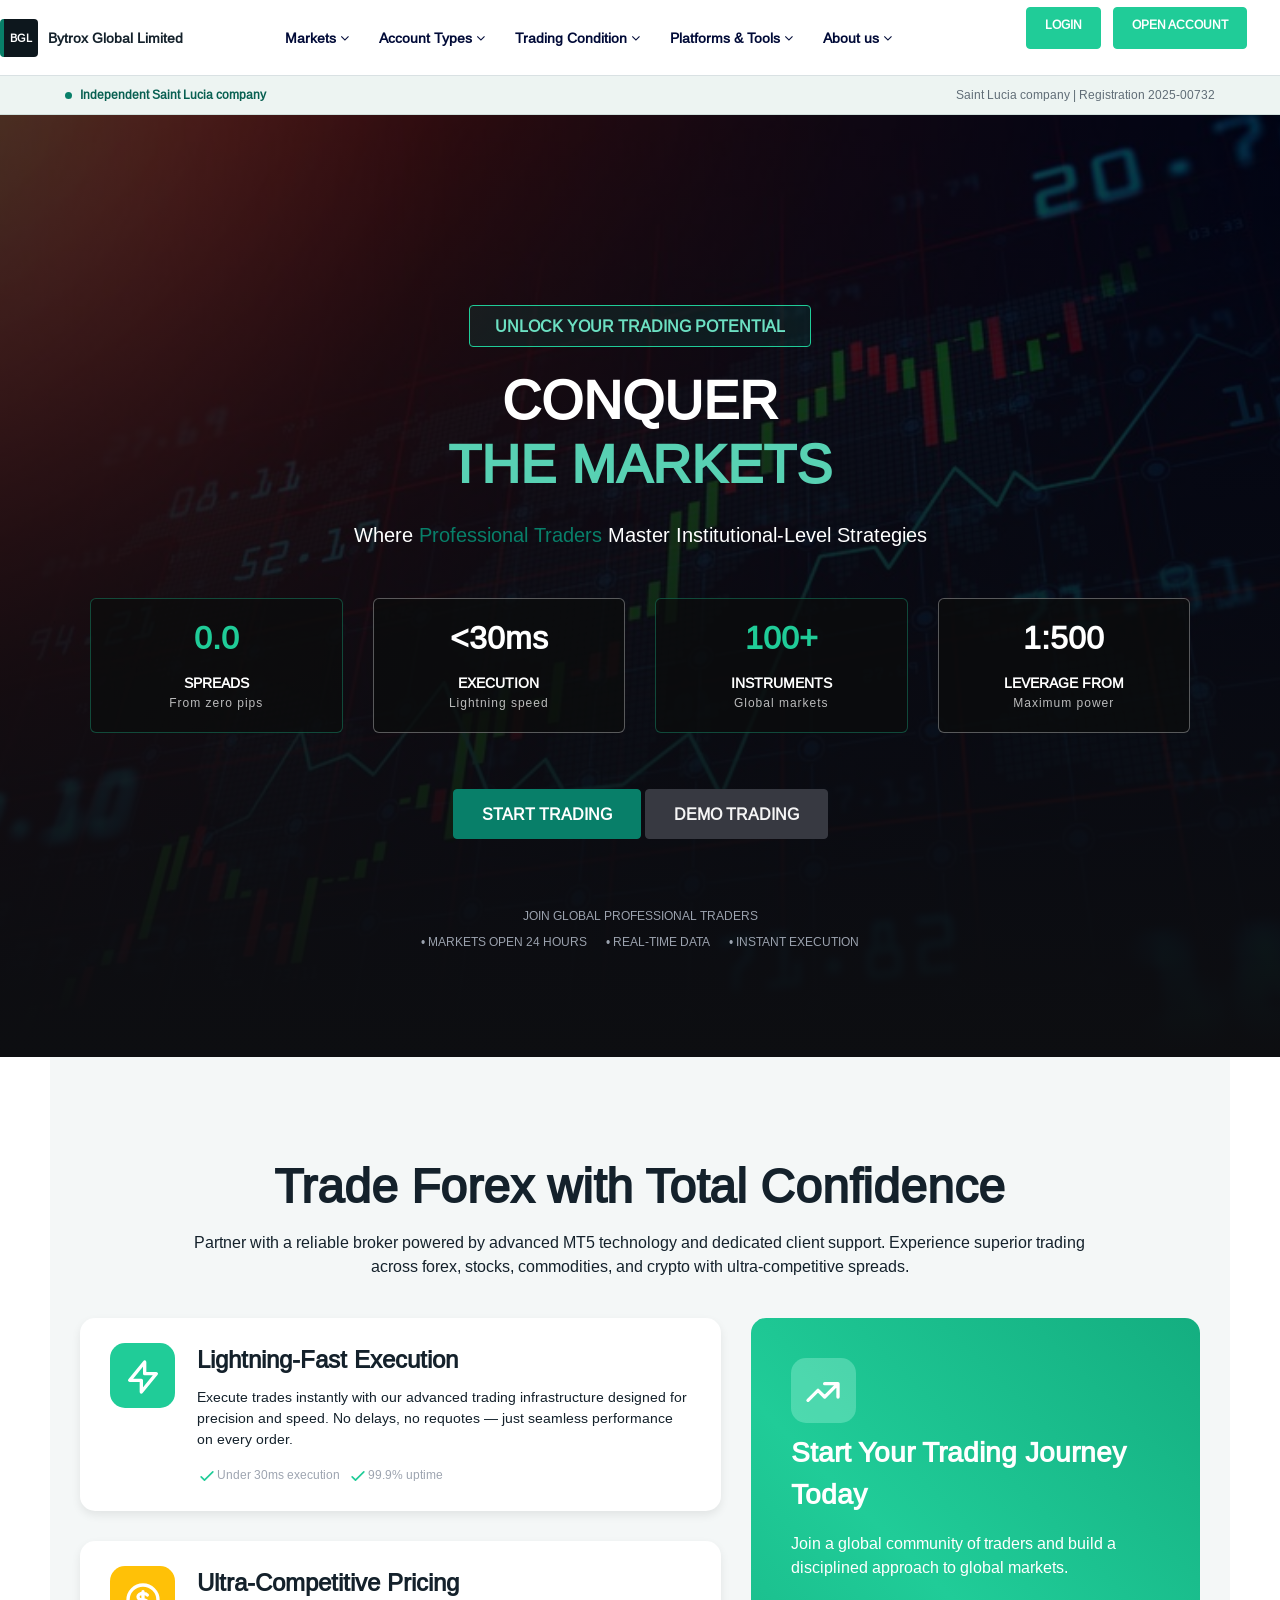
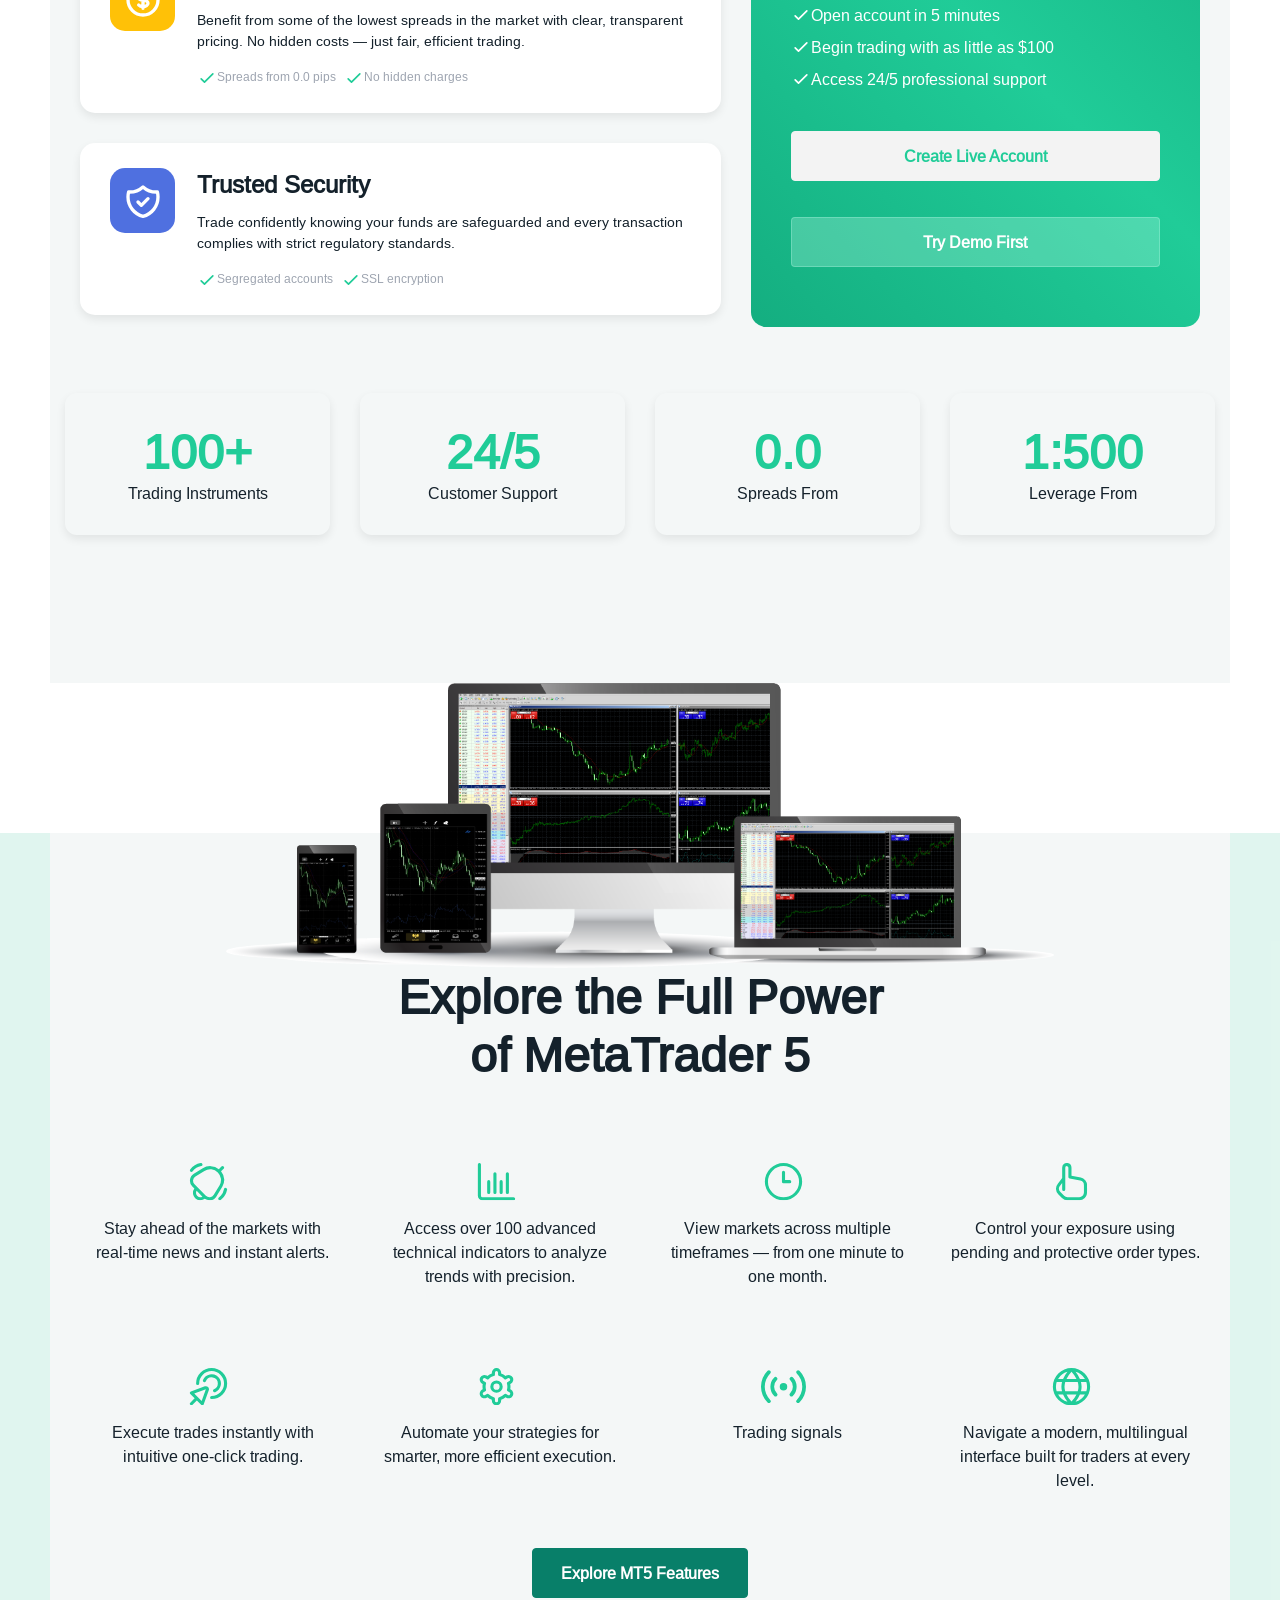
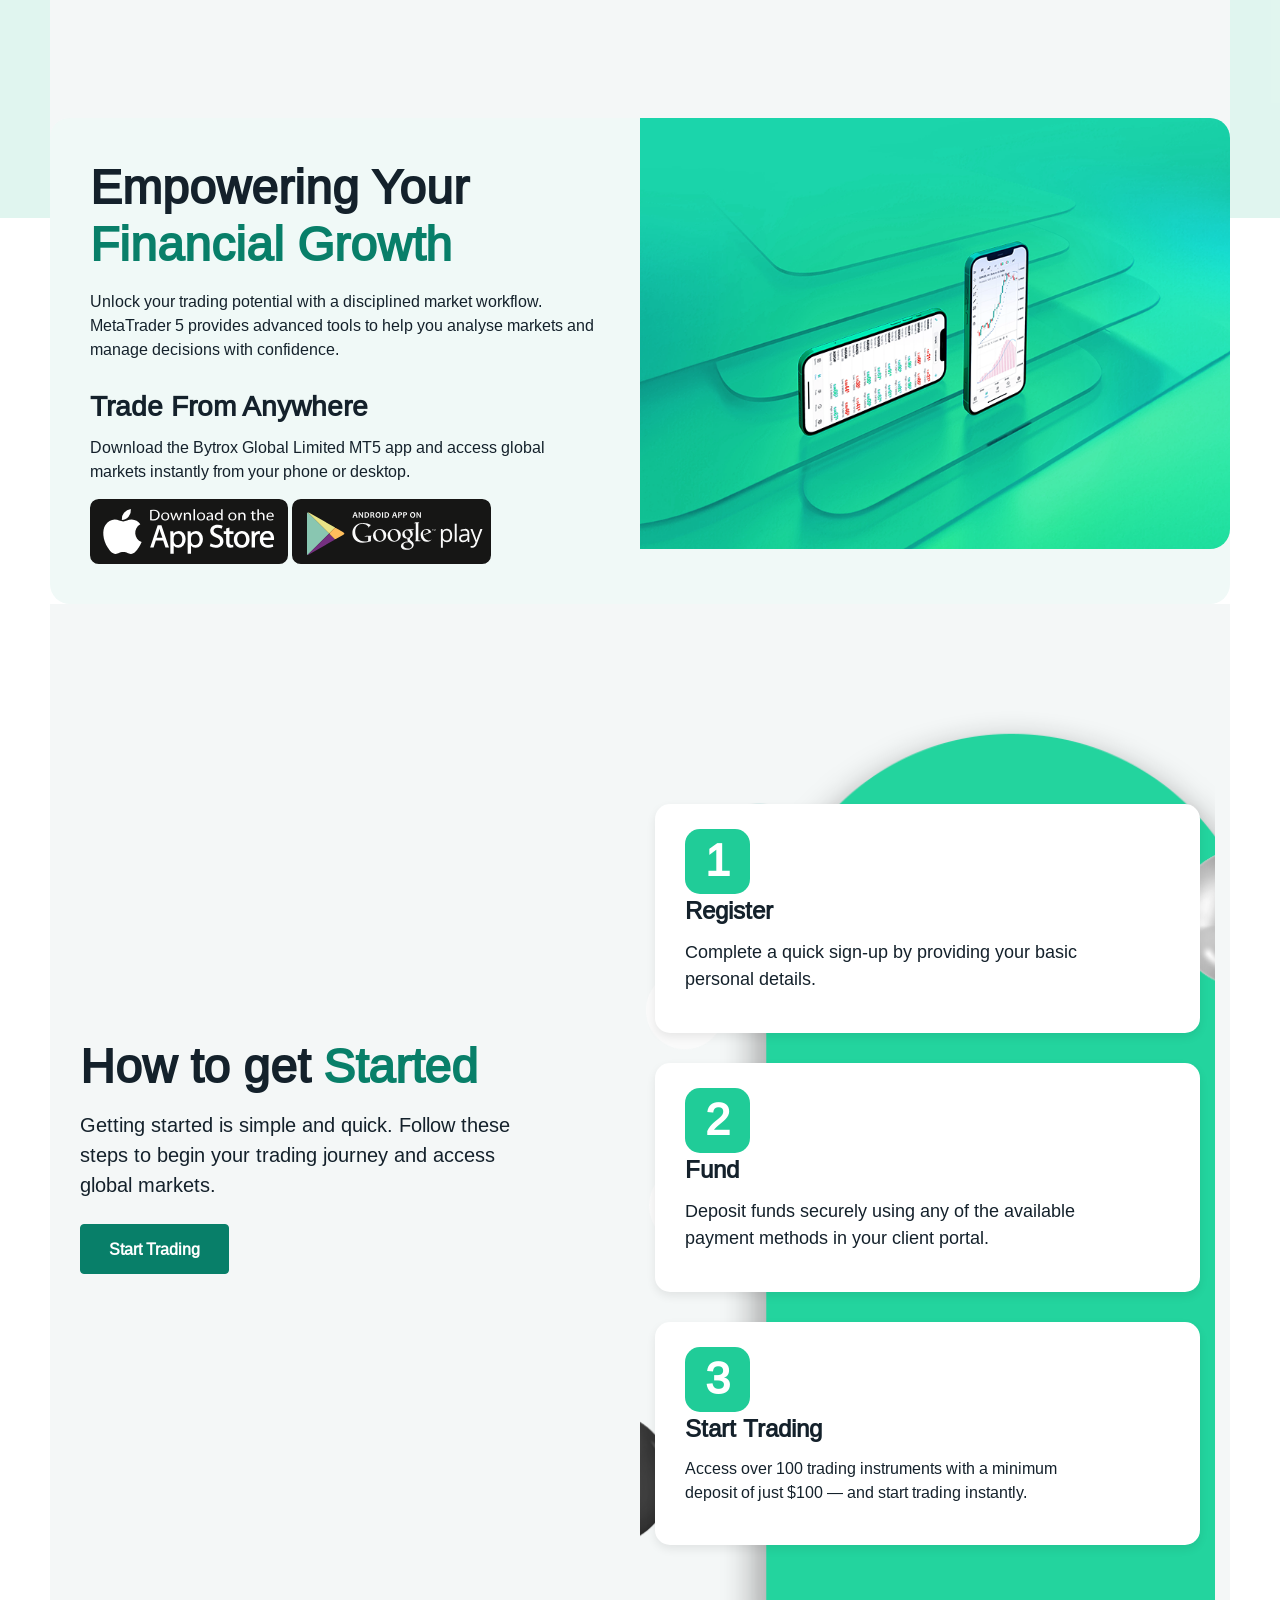
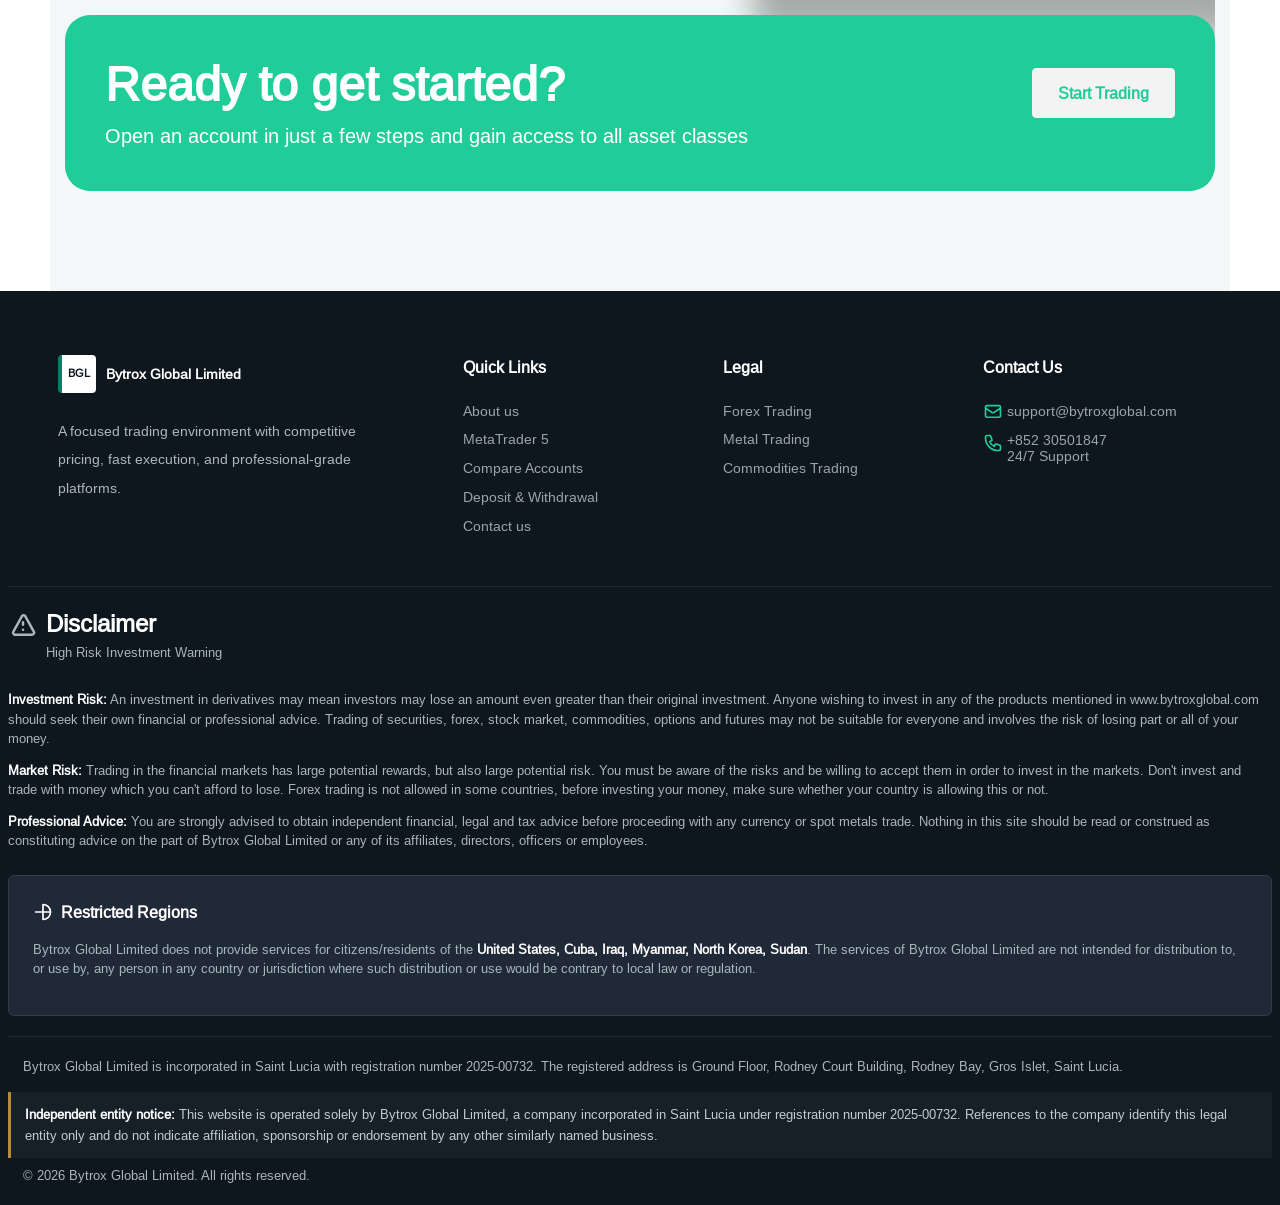
<file: index.html>
<!DOCTYPE html>
<html lang="en">
<head>
    <meta charset="UTF-8">
    <meta http-equiv="X-UA-Compatible" content="IE=edge">
    
	<meta name="viewport" content="width=device-width, initial-scale=1.0">
	<title>Bytrox Global Limited | Forex, CFD & MetaTrader 5 Trading</title>
	<meta name="description" content="Trade forex, indices, commodities and metals with Bytrox Global Limited using MetaTrader 5, competitive pricing and fast execution.">
	<meta name="robots" content="index,follow,max-image-preview:large">
	<meta name="theme-color" content="#0d171d">
	<link rel="canonical" href="https://www.bytroxglobal.com/">
	<meta property="og:type" content="website">
	<meta property="og:site_name" content="Bytrox Global Limited">
	<meta property="og:title" content="Bytrox Global Limited | Forex, CFD & MetaTrader 5 Trading">
	<meta property="og:description" content="Trade forex, indices, commodities and metals with Bytrox Global Limited using MetaTrader 5, competitive pricing and fast execution.">
	<meta property="og:url" content="https://www.bytroxglobal.com/">
	<meta property="og:image" content="https://www.bytroxglobal.com/images/index/graph.jpg">
	<meta name="twitter:card" content="summary_large_image">
	<meta name="twitter:title" content="Bytrox Global Limited | Forex, CFD & MetaTrader 5 Trading">
	<meta name="twitter:description" content="Trade forex, indices, commodities and metals with Bytrox Global Limited using MetaTrader 5, competitive pricing and fast execution.">
	<meta name="twitter:image" content="https://www.bytroxglobal.com/images/index/graph.jpg">
	<link rel="icon" href="/images/favicon.svg" type="image/svg+xml">
	<script type="application/ld+json">
	{
		"@context": "https://schema.org",
		"@type": "Organization",
		"name": "Bytrox Global Limited",
		"legalName": "Bytrox Global Limited",
		"url": "https://www.bytroxglobal.com/",
		"description": "Independent financial services company providing access to global CFD markets.",
		"address": {
			"@type": "PostalAddress",
			"streetAddress": "Ground Floor, Rodney Court Building, Rodney Bay",
			"addressLocality": "Gros Islet",
			"addressCountry": "LC"
		}
	}
	</script>
    <link href="/css/bootstrap-reboot.min.css" rel="stylesheet"><!--重設所有 CSS -->
	<link href="/css/bootstrap.min.css" rel="stylesheet"><!--Bootstrap 4 CSS -->
	<link href="/css/font-awesome.css" rel="stylesheet">
	<link rel="stylesheet" href="/css/swiper.min.css">
	<link href="/css/style.css?t=2" rel="stylesheet">
</head>
<body>
		<header class="container-fluid header header_bk light-theme" id="header">			
			<div class="row justify-content-center align-items-center">					
				<div class="logo_menu">
				   <a href="index.html" class="logo brand-lockup" aria-label="Bytrox Global Limited home"><span class="brand-mark" aria-hidden="true">BGL</span><span class="brand-name">Bytrox Global Limited</span></a>
				</div>
				<div class="col p-0 menu d-none d-lg-block d-print-block">					 
					 <ul class="nav animenu_nav ">								
						
						<li class="nav-item li1">
							<a href="forex.html"><span>Markets  <i class="fa fa-angle-down"></i></span></a>
							<div class="animenu_nav_child text-left">
								<a href="forex.html" class="d-block">Forex </a>
								<a href="indices.html" class="d-block">Indices </a>
								<a href="commodities.html" class="d-block">Commodities</a>	
								<a href="metal.html" class="d-block">Metals </a>									
							</div>
						</li>
						<li class="nav-item li3">
							<a href="account.html"><span> Account Types  <i class="fa fa-angle-down"></i></span> </a>
							<div class="animenu_nav_child text-left">
								<a href="account.html" class="d-block">Compare Accounts</a>
							</div>	
						</li>
						<li class="nav-item li4">
							<a href="deposit.html"><span> Trading Condition  <i class="fa fa-angle-down"></i></span> </a>
							<div class="animenu_nav_child text-left">
								<a href="deposit.html" class="d-block">Deposit & Withdrawal</a>
								<a href="trading-hours.html" class="d-block">Trading Hours</a>					
							</div>	
						</li>
						<li class="nav-item li2">
							<a href="mt5.html"><span>Platforms & Tools  <i class="fa fa-angle-down"></i></span> </a>
							<div class="animenu_nav_child text-left">
								<a href="mt5.html" class="d-block">MetaTrader 5</a>
								<a href="calendar.html" class="d-block">Economic Calendar</a>
								<!--<a href="copy.html" class="d-block">Copy Trading</a>-->	
							</div>	
						</li>
						
						
						<li class="nav-item li6">
							<a href="about.html"><span>  About us   <i class="fa fa-angle-down"></i></span> </a>
							<div class="animenu_nav_child text-left">
								<a href="about.html" class="d-block"> About us </a>	
								<a href="contact.html" class="d-block"> Contact us </a>	
							</div>	
						</li>
						
					  </ul>
				</div>
				<div class="col pl-0 text-right d-none d-lg-block d-print-block header_menu_right">	
					<div class="top_login" >
						<a href="#" class="btn btn-primary"><strong>LOGIN</strong></a>
						<a href="#" class="btn btn-primary"><strong>OPEN ACCOUNT</strong></a>
					</div>
					
				</div>
				<div class="col pl-0 pr-2 d-lg-none d-block d-print-block">
					 <ul class="flex-column text-right phone_menu">
						<li class="nav-item dropdown text-right">
						  <div class="navbar-toggler nav-link header_bar" data-toggle="collapse" data-target="#navbarToggleExternalContent" aria-controls="navbarToggleExternalContent" aria-expanded="false" aria-label="Toggle navigation">
							  <i class="fa fa-reorder" id="header_bar"></i>
							  <img src="/images/header/close.svg" alt="Close menu" width="20" id="header_bar2" style="display:none;">
						 </div>
						<div class="collapse" id="navbarToggleExternalContent">
							<div class="dropdown-menu" style="display:block">								
								
								<div class="accordion" id="phone_menu">
								  <a href="/" class="phone_logo brand-lockup" aria-label="Bytrox Global Limited home"><span class="brand-mark" aria-hidden="true">BGL</span><span class="brand-name">Bytrox Global Limited</span></a>
								  <div class="card">
									<div class="card-header" id="menu_head_01">
									  <h2 class="mb-0">
										<button class="btn btn-link w-100 collapsed" type="button" data-toggle="collapse" data-target="#menu01" aria-expanded="false" aria-controls="menu01">
										  Markets <span class="fa fa-angle-down float-right"></span>
										</button>
									  </h2>
									</div>
									<div id="menu01" class="collapse" aria-labelledby="menu_head_01" data-parent="#phone_menu" style="">
									  <div class="card-body">
										<a href="forex.html" class="dropdown-item">Forex </a>
										<a href="indices.html" class="dropdown-item">Indices </a>
										<a href="commodities.html" class="dropdown-item">Commodities </a>	
										<a href="metal.html" class="dropdown-item">Metals </a>	
									  </div>
									</div>
									
								  </div>
								  
								   <div class="card">
									<div class="card-header" id="menu_head_03">
									  <h2 class="mb-0">
										<button class="btn btn-link w-100 collapsed" type="button" data-toggle="collapse" data-target="#menu03" aria-expanded="false" aria-controls="menu03">
										 Account Types   <span class="fa fa-angle-down float-right"></span>
										</button>
									  </h2>
									</div>
									<div id="menu03" class="collapse" aria-labelledby="menu_head_03" data-parent="#phone_menu" style="">
									  <div class="card-body">
										<a href="account.html" class="dropdown-item">Compare Accounts </a>											
									  </div>
									</div>
								  </div>
								  <div class="card">
									<div class="card-header" id="menu_head_04">
									  <h2 class="mb-0">
										<button class="btn btn-link w-100 collapsed" type="button" data-toggle="collapse" data-target="#menu04" aria-expanded="false" aria-controls="menu04">
										  Trading Condition   <span class="fa fa-angle-down float-right"></span>
										</button>
									  </h2>
									</div>
									<div id="menu04" class="collapse" aria-labelledby="menu_head_04" data-parent="#phone_menu" style="">
									  <div class="card-body">
										<a href="deposit.html" class="dropdown-item">Deposit & Withdrawal</a>
										<a href="trading-hours.html" class="dropdown-item">Trading Hours</a>								
									  </div>
									</div>
								  </div>
								 <div class="card">
									<div class="card-header" id="menu_head_02">
									  <h2 class="mb-0">
										<button class="btn btn-link w-100 collapsed" type="button" data-toggle="collapse" data-target="#menu02" aria-expanded="false" aria-controls="menu02">
										  Platforms & Tools <span class="fa fa-angle-down float-right"></span>
										</button>
									  </h2>
									</div>
									<div id="menu02" class="collapse" aria-labelledby="menu_head_02" data-parent="#phone_menu" style="">
									  <div class="card-body">
										<a href="mt5.html" class="dropdown-item">MetaTrader 5</a>
										<a href="calendar.html" class="dropdown-item">Economic Calendar</a>
										<a href="copy.html" class="dropdown-item">Copy Trading</a>
									  </div>
									</div>
								  </div>
								  
								  <div class="card">
									<div class="card-header" id="menu_head_06">
									  <h2 class="mb-0">
										<button class="btn btn-link w-100 collapsed" type="button" data-toggle="collapse" data-target="#menu06" aria-expanded="false" aria-controls="menu06">
										  About us  <span class="fa fa-angle-down float-right"></span>
										</button>
									  </h2>
									</div>
									<div id="menu06" class="collapse" aria-labelledby="menu_head_05" data-parent="#phone_menu" style="">
									  <div class="card-body">
										<a href="about.html" class="dropdown-item"> About us </a>	
										<a href="contact.html" class="dropdown-item"> Contact us </a>											
									  </div>
									</div>
								  </div>
								  
								</div>  
								
							</div>
								
							
						  </div>
						</li>						
						<li class="nav-item dropdown float-right">
							<a href="#" class="btn btn-primary phone_top m-0 "><strong>OPEN ACCOUNT</strong></a>
						</li>
					</ul>
				</div>
				
		</div>
	</header>
<div class="identity-strip" role="note" aria-label="Company identity"><div class="container"><span class="identity-status"><strong>Independent Saint Lucia company</strong></span><span class="identity-detail">Saint Lucia company | Registration 2025-00732</span></div></div>



<!-- banner -->
		<div class="container-fluid p-0">
		  <div class="banner position-relative">
			<div class="banner_01 container-fluid">
				<div class="container ">
					<div class="row justify-content-center">
						<div class="col-sm-12 banner_01_cont">
							<div class="banner_cont text-center">										
								<h6 class="text_h6">UNLOCK YOUR TRADING POTENTIAL</h6>
								<h1 class="fwb">CONQUER <br><span class="text-gradient">THE MARKETS</span></h1>
								<h5 class=" mb-4">Where<span class="c_blue"> Professional Traders</span> Master Institutional-Level Strategies</h5>
								
								<div class="row mb-5 mt-5">
									<div class="col-lg-3 col-6">
										<div class="banenr_down_cont">
											<div>												
												<h2>0.0</h2>
												<h5>SPREADS</h5>
												<h6>From zero pips </h6>												
											</div>
											
										</div>
									</div>
									<div class="col-lg-3 col-6">
										<div class="banenr_down_cont banenr_down_cont2">
											<div>												
												<h2><30ms</h2>
												<h5>EXECUTION</h5>
												<h6>Lightning speed</h6>												
											</div>
										</div>
									</div>
									<div class="col-lg-3 col-6">
										<div class="banenr_down_cont ">
											<div>												
												<h2>100+</h2>
												<h5>INSTRUMENTS</h5>
												<h6>Global markets</h6>												
											</div>
										</div>
									</div>
									<div class="col-lg-3 col-6">
										<div class="banenr_down_cont banenr_down_cont2">
											<div>												
												<h2>1:500</h2>
												<h5>LEVERAGE FROM</h5>
												<h6>Maximum power </h6>												
											</div>
											
										</div>
									</div>
									
								</div>
								
								<div class="pt-2 pb-5 banner_btn">											
									<a href="#" class="btn btn-primary"><strong>START TRADING</strong></a>
									<a href="#" class="btn btn-primary2"><strong>DEMO TRADING</strong></a>
									
								</div>
								<div>
									<p class="mb-2 f12 c_grew">JOIN GLOBAL PROFESSIONAL TRADERS</p>
									<p class="f12 c_grew"><span class="pr-3">• MARKETS OPEN 24 HOURS</span> <span class="pr-3">• REAL-TIME DATA</span> <span>• INSTANT EXECUTION</span></p>
								</div>
								
							</div>
							
						</div>
						
					</div>
					
				</div>
			</div>
			
		  </div>
		</div>
<!-- banner end -->
	
	<div class="container maket_header">
		<div class="row m-0   justify-content-center">
			<div class="col-sm-10 text-center mb-4">
				<h2 class="fwb mb-3">Trade Forex with Total Confidence</h2>
				<p>Partner with a reliable broker powered by advanced MT5 technology and dedicated client support. Experience superior trading across forex, stocks, commodities, and crypto with ultra-competitive spreads.</p>
			</div>
			<div class="col-sm-7">
				<div class="index_01_bg row  ml-0 mr-0">
					<div class="index_01_svg"><svg  width="40px" fill="none" stroke="#fff" viewBox="0 0 24 24">
						<path stroke-linecap="round" stroke-linejoin="round" stroke-width="2" d="M13 10V3L4 14h7v7l9-11h-7z"></path>
					</svg>
					</div>
					<div class="index_01_cont">
						<h4 class="fwb mb-2">Lightning-Fast Execution</h4>
						<h6>Execute trades instantly with our advanced trading infrastructure designed for precision and speed. No delays, no requotes — just seamless performance on every order.</h6>
						<div class="d-flex mt-3 c_grew">
							<div class="d-flex  f12 mr-2">
								<svg width="20" fill="none" stroke="#20CC98" viewBox="0 0 24 24">
									<path stroke-linecap="round" stroke-linejoin="round" stroke-width="2" d="M5 13l4 4L19 7"></path>
								</svg>
								<span>Under 30ms execution</span>
							</div>
							<div class="d-flex f12">
								<svg width="20" fill="none" stroke="#20CC98" viewBox="0 0 24 24">
									<path stroke-linecap="round" stroke-linejoin="round" stroke-width="2" d="M5 13l4 4L19 7"></path>
								</svg>
								<span>99.9% uptime</span>
							</div>
						</div>
					</div>
				</div>			
				<div class="index_01_bg row  ml-0 mr-0 ">
					<div class="index_01_svg" style="background: #FFC107;"><svg  width="40px" fill="none" stroke="#fff" viewBox="0 0 24 24">
						<path stroke-linecap="round" stroke-linejoin="round" stroke-width="2" d="M12 8c-1.657 0-3 .895-3 2s1.343 2 3 2 3 .895 3 2-1.343 2-3 2m0-8c1.11 0 2.08.402 2.599 1M12 8V7m0 1v8m0 0v1m0-1c-1.11 0-2.08-.402-2.599-1M21 12a9 9 0 11-18 0 9 9 0 0118 0z"></path>
					</svg>
					</div>
					<div class="index_01_cont">
						<h4 class="fwb mb-2">Ultra-Competitive Pricing</h4>
						<h6>Benefit from some of the lowest spreads in the market with clear, transparent pricing. No hidden costs — just fair, efficient trading.</h6>
						<div class="d-flex mt-3 c_grew">
							<div class="d-flex  f12 mr-2">
								<svg width="20" fill="none" stroke="#20CC98" viewBox="0 0 24 24">
									<path stroke-linecap="round" stroke-linejoin="round" stroke-width="2" d="M5 13l4 4L19 7"></path>
								</svg>
								<span>Spreads from 0.0 pips</span>
							</div>
							<div class="d-flex f12">
								<svg width="20" fill="none" stroke="#20CC98" viewBox="0 0 24 24">
									<path stroke-linecap="round" stroke-linejoin="round" stroke-width="2" d="M5 13l4 4L19 7"></path>
								</svg>
								<span>No hidden charges</span>
							</div>
						</div>
					</div>
				</div>
				<div class="index_01_bg row  ml-0 mr-0">
					<div class="index_01_svg" style="background: #4f70e0;"><svg  width="40px" fill="none" stroke="#fff" viewBox="0 0 24 24">
						<path stroke-linecap="round" stroke-linejoin="round" stroke-width="2" d="M9 12l2 2 4-4m5.618-4.016A11.955 11.955 0 0112 2.944a11.955 11.955 0 01-8.618 3.04A12.02 12.02 0 003 9c0 5.591 3.824 10.29 9 11.622 5.176-1.332 9-6.03 9-11.622 0-1.042-.133-2.052-.382-3.016z"></path>
					</svg>
					</div>
					<div class="index_01_cont">
						<h4 class="fwb mb-2">Trusted Security</h4>
						<h6>Trade confidently knowing your funds are safeguarded and every transaction complies with strict regulatory standards.</h6>
						<div class="d-flex mt-3 c_grew">
							<div class="d-flex  f12 mr-2">
								<svg width="20" fill="none" stroke="#20CC98" viewBox="0 0 24 24">
									<path stroke-linecap="round" stroke-linejoin="round" stroke-width="2" d="M5 13l4 4L19 7"></path>
								</svg>
								<span>Segregated accounts</span>
							</div>
							<div class="d-flex f12">
								<svg width="20" fill="none" stroke="#20CC98" viewBox="0 0 24 24">
									<path stroke-linecap="round" stroke-linejoin="round" stroke-width="2" d="M5 13l4 4L19 7"></path>
								</svg>
								<span>SSL encryption</span>
							</div>
						</div>
					</div>
				</div>
					
			</div>
			<div class="col-sm-5">
				<div class="index_01_right">
					<div class="index_01_svg" style="background: #c5ffed47;"><svg  width="40px" fill="none" stroke="#fff" viewBox="0 0 24 24">
						<path stroke-linecap="round" stroke-linejoin="round" stroke-width="2" d="M13 7h8m0 0v8m0-8l-8 8-4-4-6 6"></path>
					</svg>
					</div>
					<h3 class="fwb mt-2 mb-3 ">Start Your Trading Journey Today</h3>
					<h6>Join a global community of traders and build a disciplined approach to global markets.</h6>
					<div class=" mt-4 mb-4">
						<div class="d-flex mb-2  mr-2">
							<svg width="20" fill="none" stroke="#fff" viewBox="0 0 24 24">
								<path stroke-linecap="round" stroke-linejoin="round" stroke-width="2" d="M5 13l4 4L19 7"></path>
							</svg>
							<span>Open account in 5 minutes</span>
						</div>
						<div class="d-flex  mb-2">
							<svg width="20" fill="none" stroke="#fff" viewBox="0 0 24 24">
								<path stroke-linecap="round" stroke-linejoin="round" stroke-width="2" d="M5 13l4 4L19 7"></path>
							</svg>
							<span>Begin trading with as little as $100</span>
						</div>
						<div class="d-flex ">
							<svg width="20" fill="none" stroke="#fff" viewBox="0 0 24 24">
								<path stroke-linecap="round" stroke-linejoin="round" stroke-width="2" d="M5 13l4 4L19 7"></path>
							</svg>
							<span>Access 24/5 professional support</span>
						</div>						
					</div>
					<a href="" class="btn btn-light2 mt-3 w-100"><strong>Create Live Account</strong></a>
					<a href="" class="btn btn-light3 mt-3 w-100"><strong>Try Demo First</strong></a>
						
				</div>
			</div>
			
	    </div>	
		<div class="row mb-5 mt-5">
			<div class="col-lg-3 col-6">
				<div class="index_01_down_cont">
					<div>												
						<h2>100+</h2>
						<h6>Trading Instruments</h6>										
					</div>
					
				</div>
			</div>
			<div class="col-lg-3 col-6">
				<div class="index_01_down_cont">
					<div>												
						<h2>24/5</h2>
						<h6>Customer Support</h6>										
					</div>
					
				</div>
			</div>
			<div class="col-lg-3 col-6">
				<div class="index_01_down_cont">
					<div>												
						<h2>0.0</h2>
						<h6>Spreads From</h6>										
					</div>
					
				</div>
			</div>
			<div class="col-lg-3 col-6">
				<div class="index_01_down_cont">
					<div>												
						<h2>1:500</h2>
						<h6>Leverage From</h6>										
					</div>
					
				</div>
			</div>
			
		</div>
	</div>
<div class="container-fluid index_02_bg">
	<div class="container maket_header pt-0">
		<div class="row m-0 maket_header justify-content-between">
			<div class="col-sm-12 text-center">
				<img src="images/index/metatrader5-image.png" alt="MetaTrader 5 trading interface" width="828" style="margin-top: -250px;" loading="lazy">
			</div>	
			<div class="col-sm-12 text-center mb-4">
				<h2 class="fwb mb-3">Explore the Full Power<br> of MetaTrader 5</h2>
			</div>
			<div class="col-sm-3 index_02_cont">
				<div class="">
					<svg fill="#20CC98" width="37.236" height="37.297" role="img" aria-hidden="true"><use href="/images/index/icons.svg#financial-notification"></use></svg>
					<h6 class="ml-2">Stay ahead of the markets with real-time news and instant alerts.</h6>
				</div>
			</div>
			<div class="col-sm-3 index_02_cont">
				<div class="">
					<svg fill="#20CC98" width="37.236" height="37.297" role="img" aria-hidden="true"><use href="/images/index/icons.svg#technical-indicators"></use></svg>
					<h6 class="ml-2">Access over 100 advanced technical indicators to analyze trends with precision.</h6>
				</div>
			</div>
			<div class="col-sm-3 index_02_cont">
				<div class="">
					<svg fill="#20CC98" width="37.236" height="37.297" role="img" aria-hidden="true"><use href="/images/index/icons.svg#time-frames"></use></svg>
					<h6 class="ml-2">View markets across multiple timeframes — from one minute to one month.</h6>
				</div>
			</div>
			<div class="col-sm-3 index_02_cont">
				<div class="">
					<svg fill="#20CC98" width="37.236" height="37.297" role="img" aria-hidden="true"><use href="/images/index/icons.svg#pending-orders"></use></svg>
					<h6 class="ml-2">Control your exposure using pending and protective order types.</h6>
				</div>
			</div>
			<div class="col-sm-3 index_02_cont">
				<div class="">
					<svg fill="#20CC98" width="37.236" height="37.297" role="img" aria-hidden="true"><use href="/images/index/icons.svg#one-click-trading"></use></svg>
					<h6 class="ml-2">Execute trades instantly with intuitive one-click trading.</h6>
				</div>
			</div>
			<div class="col-sm-3 index_02_cont">
				<div class="">
					<svg fill="#20CC98" width="37.236" height="37.297" role="img" aria-hidden="true"><use href="/images/index/icons.svg#automated-trading"></use></svg>
					<h6 class="ml-2">Automate your strategies for smarter, more efficient execution.</h6>
				</div>
			</div>
			<div class="col-sm-3 index_02_cont">
				<div class="">
					<svg fill="#20CC98" width="37.236" height="37.297" role="img" aria-hidden="true"><use href="/images/index/icons.svg#trading-signals"></use></svg>
					<h6 class="ml-2">Trading signals</h6>
				</div>
			</div>
			<div class="col-sm-3 index_02_cont">
				<div class="">
					<svg fill="#20CC98" width="37.236" height="37.297" role="img" aria-hidden="true"><use href="/images/index/icons.svg#user-interface"></use></svg>
					<h6 class="ml-2">Navigate a modern, multilingual interface built for traders at every level.</h6>
				</div>
			</div>
			<div class="col-12 banner_btn text-center mt-3">
				<a href="#" class="btn btn-primary"><strong>Explore MT5 Features</strong></a>
			</div>
	    </div>	
	</div>
</div>
	
	<div class="container index_03_bg">
		<div class="row ">
			
			<div class="col-sm-6 index_03_bg_cont">
				<h2 class="fwb mb-3">Empowering Your<br><span class="c_blue">Financial Growth</span></h2>
				<p>Unlock your trading potential with a disciplined market workflow. MetaTrader 5 provides advanced tools to help you analyse markets and manage decisions with confidence.</p>
				<h3 class="fwb mt-4 mb-2">Trade From Anywhere</h3>
				<p>Download the Bytrox Global Limited MT5 app and access global markets instantly from your phone or desktop.</p>
				<a href="#" class="mt-3"><img src="images/index/appstore-dark.svg" alt="Download Bytrox Global Limited on the App Store" loading="lazy"></a>
				<a href="#" class="mt-3"><img src="images/index/googleplay-dark.svg" alt="Get Bytrox Global Limited on Google Play" loading="lazy"></a>
				
			</div>
			<div class="col-sm-6 p-0 text-center">
				<img src="images/index/trading.png" alt="Start trading with an independent financial services provider" class="index_03_bg_img" loading="lazy">
				
			</div>
			
	    </div>	
	</div>	
<div class="container-fluid index_04_bg">
	<div class="container maket_header">
		<div class="row m-0 align-items-center justify-content-between">
			<div class="col-sm-5">
				<h2 class="fwb mb-3">How to get <span class="c_blue">Started</span></h2>
				<h5>Getting started is simple and quick. Follow these steps to begin your trading journey and access global markets.</h5>
				<div class="banner_btn mt-4 mb-5">
					<a href="#" class="btn btn-primary"><strong>Start Trading</strong></a>
				</div>
			</div>
			<div class="col-sm-6 index_04_bg_cont maket_header">
				<div class="index_01_bg row  ml-0 mr-0">
					<div class="index_01_svg text-white f45 fwb">1</div>
					<div class="index_01_cont">
						<h4 class="fwb mb-2">Register</h4>
						<p class="f18">Complete a quick sign-up by providing your basic personal details.</p>
					</div>
				</div>
				<div class="index_01_bg row  ml-0 mr-0">
					<div class="index_01_svg text-white f45 fwb">2</div>
					<div class="index_01_cont">
						<h4 class="fwb mb-2">Fund</h4>
						<p class="f18">Deposit funds securely using any of the available payment methods in your client portal.</p>
					</div>
				</div>
				<div class="index_01_bg row  ml-0 mr-0">
					<div class="index_01_svg text-white f45 fwb">3</div>
					<div class="index_01_cont">
						<h4 class="fwb mb-2">Start Trading</h4>
						<p>Access over 100 trading instruments with a minimum deposit of just $100 — and start trading instantly.</p>
					</div>
				</div>
				
			</div>		
			<div class="col-12 index_04_bg2">
				<div>
					<h2 class="fwb mb-2">Ready to get started?</h2>
					<h5>Open an account in just a few steps and gain access to all asset classes</h5>
				</div>
				<div class="banner_btn ">
					<a href="#" class="btn btn-light2"><strong>Start Trading</strong></a>
				</div>
			</div>
			
	    </div>
		
	</div>
</div>	
<footer class="container-fluid ">	
		<div class="container">
			<div class="row footer">					
				<div class="col-sm pl-0" style="max-width:360px;">					
					<div >
                        <div class="footer-brand-lockup" aria-label="Bytrox Global Limited"><span class="brand-mark" aria-hidden="true">BGL</span><span class="brand-name">Bytrox Global Limited</span></div>
                    </div>					
					
					<div class="pt-4" style="max-width:320px;">A focused trading environment with competitive pricing, fast execution, and professional-grade platforms.</div>
				</div>
				<div class="col-sm  d-none d-lg-block d-md-block d-print-block">
					<div class="row justify-content-around">
						<div class="col-sm-3" style="max-width:300px;">
							<h5 class="mb-2"><strong>Quick Links </strong></h5>
							<a href="about.html" class="d-block"> About us </a>	
							<a href="mt5.html" class="d-block">MetaTrader 5</a>
							<a href="account.html" class="d-block">Compare Accounts </a>	
							<a href="deposit.html" class="d-block">Deposit & Withdrawal</a>
							<a href="contact.html" class="d-block"> Contact us </a>	
						</div>
						<div class="col-sm-3" style="max-width:300px;">
							<h5 class="mb-2"><strong>Legal </strong></h5>
							<a href="forex.html" class="d-block"> Forex Trading</a>
							<a href="metal.html" class="d-block"> Metal Trading</a>
							<a href="commodities.html" class="d-block">  Commodities Trading</a>
						</div>
						
						
						<div class="col-sm-3" style="max-width:300px;">
							<h5 class="mb-2"><strong>Contact Us </strong></h5>
							<a href="mailto:support@bytroxglobal.com" class="d-flex mb-2">
								<svg width="20px" fill="none" stroke="#20CC98" viewBox="0 0 24 24">
									<path stroke-linecap="round" stroke-linejoin="round" stroke-width="2" d="M3 8l7.89 5.26a2 2 0 002.22 0L21 8M5 19h14a2 2 0 002-2V7a2 2 0 00-2-2H5a2 2 0 00-2 2v10a2 2 0 002 2z"></path>
								</svg>
								<span class="pl-1">support@bytroxglobal.com</span>
							</a>
							<a href="tel:+85230501847" class="d-flex align-items-start">
								<svg width="20px" fill="none" stroke="#20CC98" viewBox="0 0 24 24">
									<path stroke-linecap="round" stroke-linejoin="round" stroke-width="2" d="M3 5a2 2 0 012-2h3.28a1 1 0 01.948.684l1.498 4.493a1 1 0 01-.502 1.21l-2.257 1.13a11.042 11.042 0 005.516 5.516l1.13-2.257a1 1 0 011.21-.502l4.493 1.498a1 1 0 01.684.949V19a2 2 0 01-2 2h-1C9.716 21 3 14.284 3 6V5z"></path>
								</svg>
								<div style="line-height:1.1;" class="pl-1">+852 30501847<br>24/7 Support</div>
							</a>	
						</div>
						
						
						
					</div>
				</div>
				
		</div>
		</div>
        
		<div class="footer2 text-warp row ">
        	
           
                <div class="">
					<hr>
					<div class="d-flex align-items-start mb-3">
						<svg class="mr-2 mt-1" width="30px" fill="none" stroke="currentColor" viewBox="0 0 24 24">
							<path stroke-linecap="round" stroke-linejoin="round" stroke-width="2" d="M12 9v2m0 4h.01m-6.938 4h13.856c1.54 0 2.502-1.667 1.732-2.5L13.732 4c-.77-.833-1.732-.833-2.5 0L4.314 16.5c-.77.833.192 2.5 1.732 2.5z"></path>
						</svg>
						<div>
							<h4 class="fwb">Disclaimer</h4>
							<p class="text-gray-400 font-semibold">High Risk Investment Warning</p>
						</div>
					</div>
					<div class="space-y-4 text-sm text-gray-400 leading-relaxed">
						<p>
							<strong class="text-gray-200">Investment Risk:</strong> An investment in derivatives may mean investors may lose an amount even greater than their original investment. Anyone wishing to invest in any of the products mentioned in www.bytroxglobal.com should seek their own financial or professional advice. Trading of securities, forex, stock market, commodities, options and futures may not be suitable for everyone and involves the risk of losing part or all of your money.
						</p>

						<p>
							<strong class="text-gray-200">Market Risk:</strong> Trading in the financial markets has large potential rewards, but also large potential risk. You must be aware of the risks and be willing to accept them in order to invest in the markets. Don't invest and trade with money which you can't afford to lose. Forex trading is not allowed in some countries, before investing your money, make sure whether your country is allowing this or not.
						</p>

						<p>
							<strong class="text-gray-200">Professional Advice:</strong> You are strongly advised to obtain independent financial, legal and tax advice before proceeding with any currency or spot metals trade. Nothing in this site should be read or construed as constituting advice on the part of Bytrox Global Limited or any of its affiliates, directors, officers or employees.
						</p>

						<div class="p-4 mt-4 mb-2 border">
							<h6 class="d-flex align-items-center fwb mb-3">
								<svg class="mr-2" width="20px" fill="none" stroke="currentColor" viewBox="0 0 24 24">
									<path stroke-linecap="round" stroke-linejoin="round" stroke-width="2" d="M21 12a9 9 0 01-9 9m9-9a9 9 0 00-9-9m9 9H3m9 9v-9m0-9v9"></path>
								</svg>
								Restricted Regions
							</h6>
							<p class="">
								Bytrox Global Limited does not provide services for citizens/residents of the <strong class="text-gray-200">United States, Cuba, Iraq, Myanmar, North Korea, Sudan</strong>. The services of Bytrox Global Limited are not intended for distribution to, or use by, any person in any country or jurisdiction where such distribution or use would be contrary to local law or regulation.
							</p>
						</div>
					</div>
					<hr>
				</div>
				<p class="col-sm-12 mb-2">Bytrox Global Limited is incorporated in Saint Lucia with registration number 2025-00732. The registered address is Ground Floor, Rodney Court Building, Rodney Bay, Gros Islet, Saint Lucia.</p>
				<p class="col-sm-12 mb-2 independent-disclosure" data-nosnippet><strong>Independent entity notice:</strong> This website is operated solely by Bytrox Global Limited, a company incorporated in Saint Lucia under registration number 2025-00732. References to the company identify this legal entity only and do not indicate affiliation, sponsorship or endorsement by any other similarly named business.</p>
				<p class="col-sm-12 pb-2">&copy; 2026 Bytrox Global Limited. All rights reserved.</p>
				
				
					
        </div>
		
		
		
	</footer>
	<script src="/js/jquery-3.1.1.min.js"></script>
	<script src="/js/popper.min.js"></script>
	<script src="/js/bootstrap.min.js"></script>
	<script src="/js/swiper-bundle.js"></script>
	<script src="/js/isScroll.js"></script>
	<script src="/js/style.js"></script>
	<script src="/js/echarts.min.js"></script> 	
	
	<script>
	var chkcomhk=window.location.href;
if(chkcomhk.indexOf("forex.html")>-1){
	$(".li1").addClass("active");
}else if(chkcomhk.indexOf("indices.html")>-1){
	$(".li1").addClass("active");
}else if(chkcomhk.indexOf("commodities.html")>-1){
	$(".li1").addClass("active");
}else if(chkcomhk.indexOf("metal.html")>-1){
	$(".li1").addClass("active");
}else if(chkcomhk.indexOf("mt5.html")>-1){
	$(".li2").addClass("active");
}else if(chkcomhk.indexOf("calendar.html")>-1){
	$(".li2").addClass("active");
}else if(chkcomhk.indexOf("account.html")>-1){
	$(".li3").addClass("active");
}else if(chkcomhk.indexOf("deposit.html")>-1){
	$(".li4").addClass("active");
}else if(chkcomhk.indexOf("trading-hours.html")>-1){
	$(".li4").addClass("active");
}else if(chkcomhk.indexOf("copy.html")>-1){
	$(".li4").addClass("active");
}else if(chkcomhk.indexOf("partnership.html")>-1){
	$(".li5").addClass("active");
}else if(chkcomhk.indexOf("about.html")>-1){
	$(".li6").addClass("active");
}else if(chkcomhk.indexOf("contact.html")>-1){
	$(".li6").addClass("active");
}
</script>
	</body>
</html>
</file>
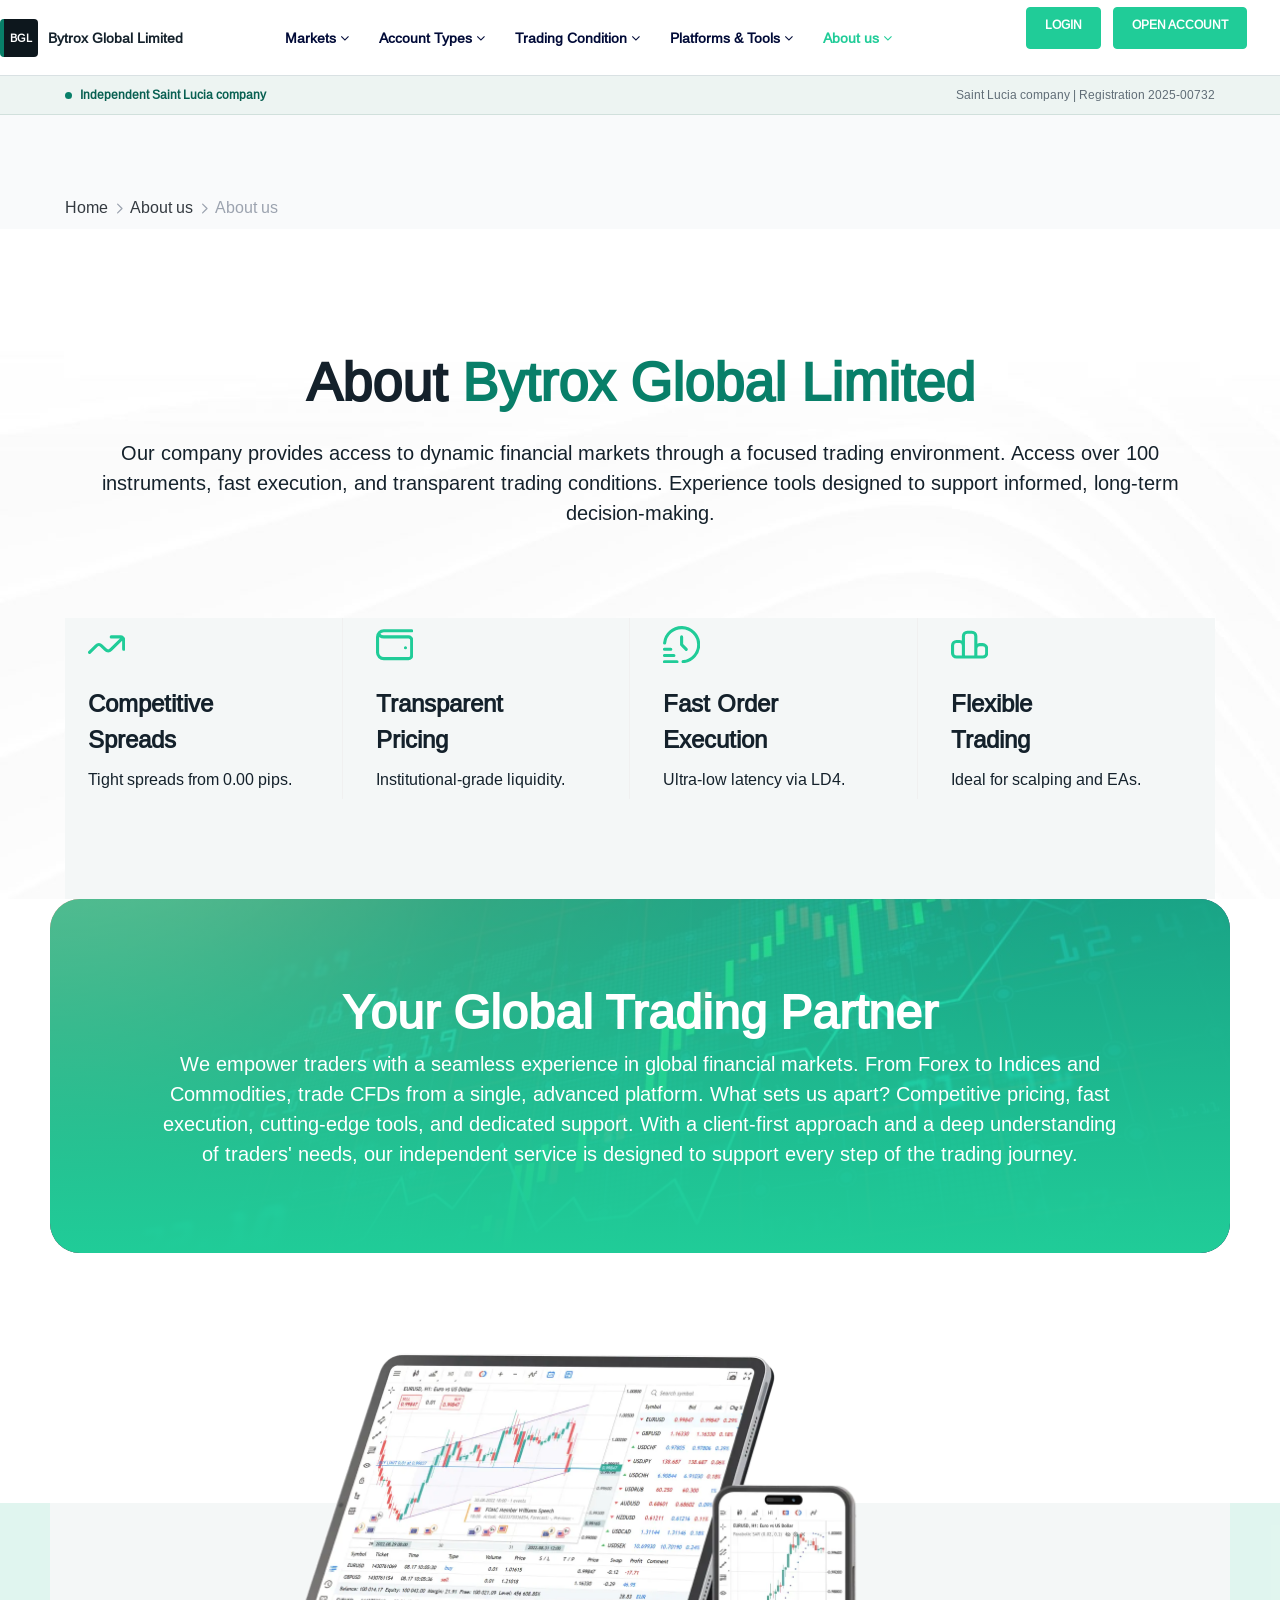
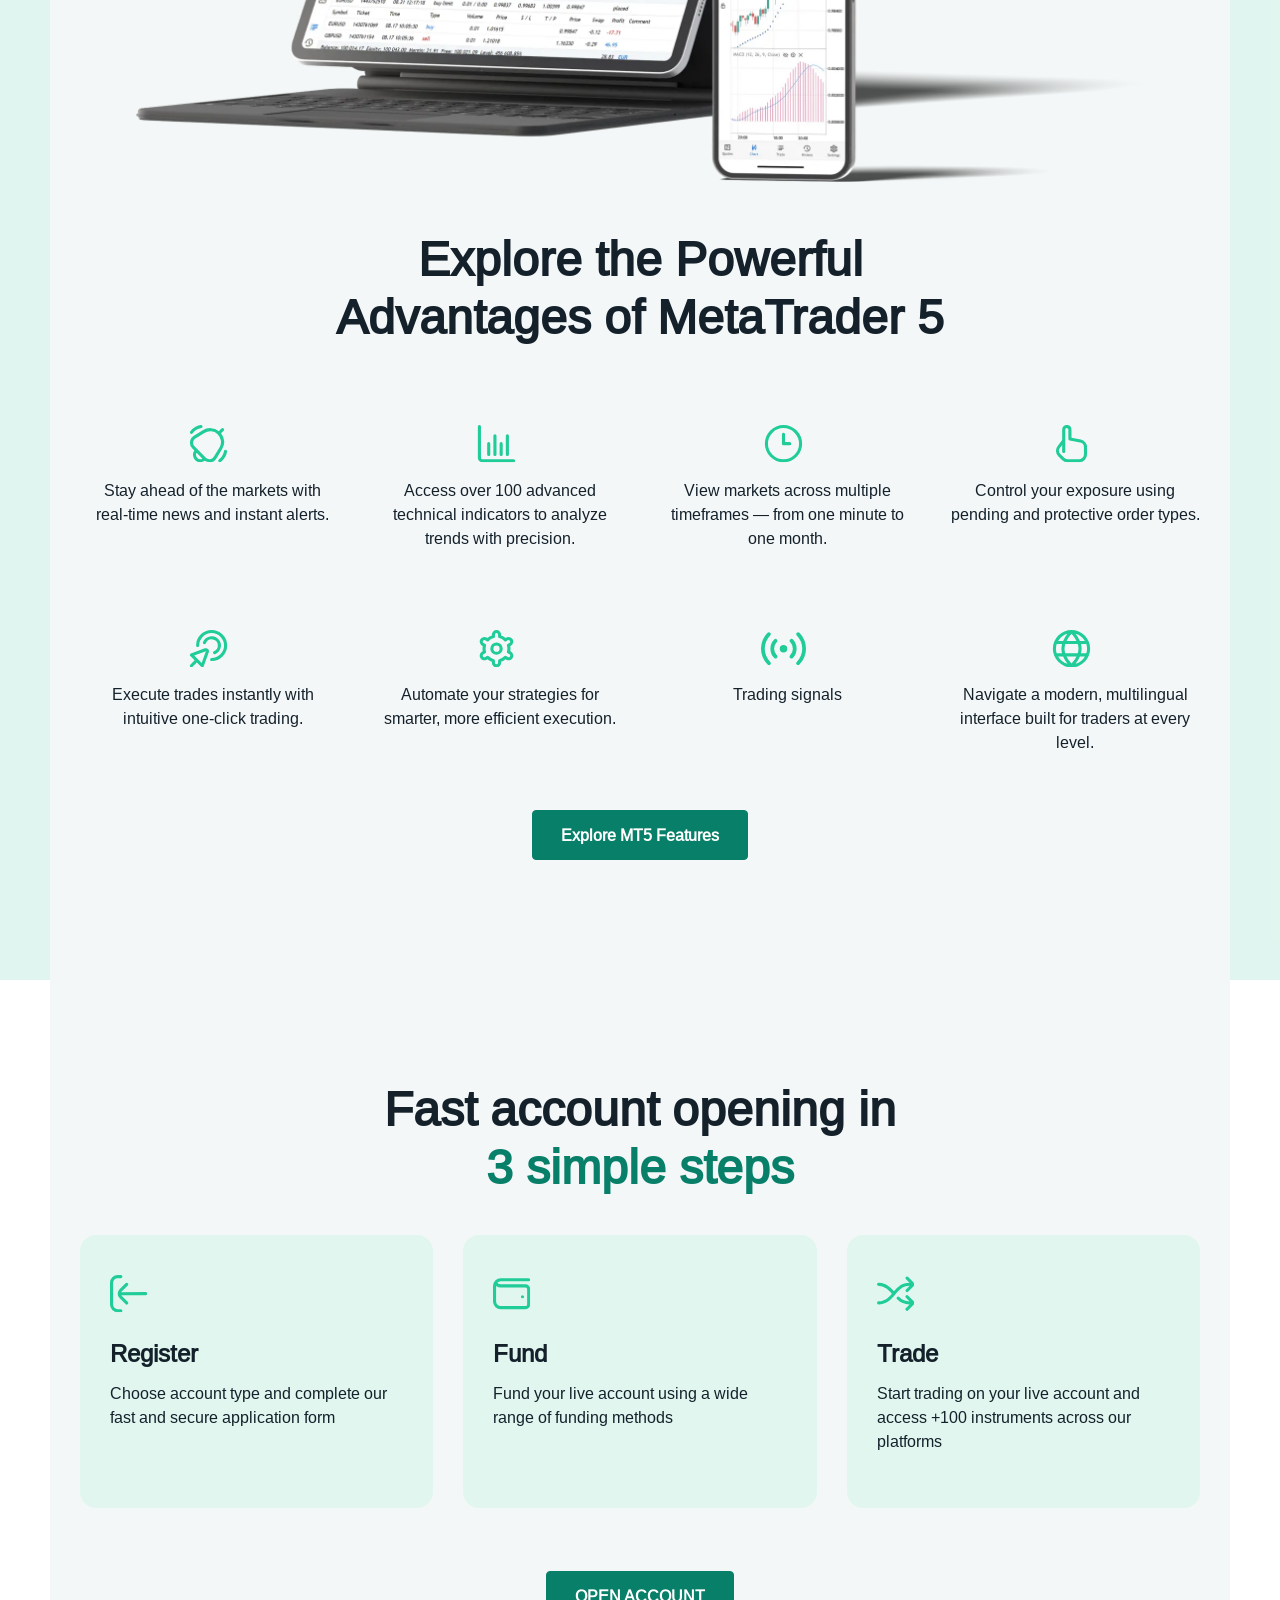
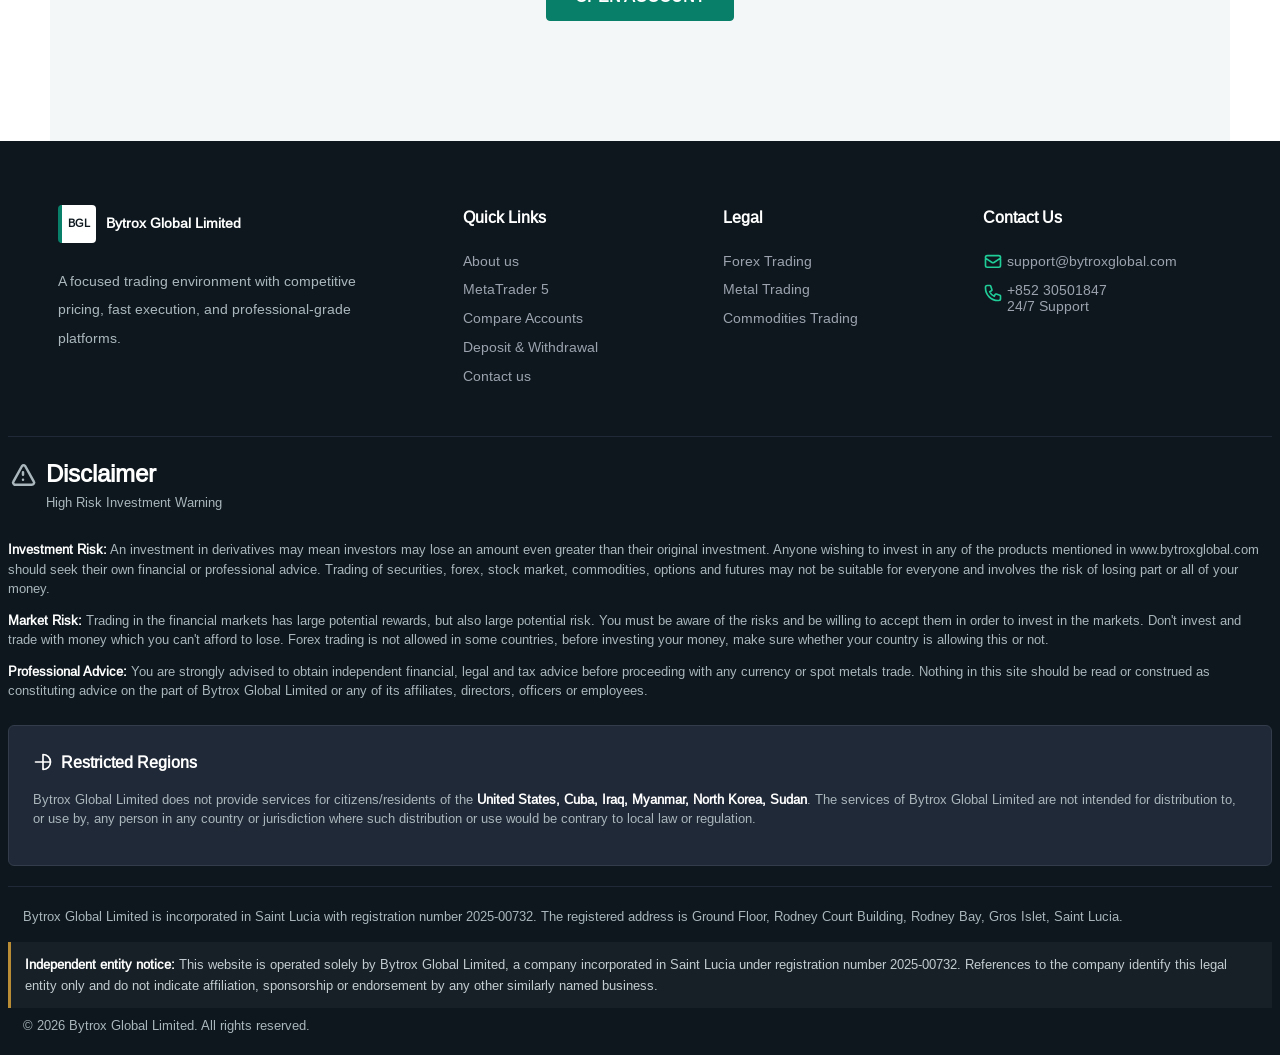
<file: about.html>
<!DOCTYPE html>
<html lang="en">
<head>
    <meta charset="UTF-8">
    <meta http-equiv="X-UA-Compatible" content="IE=edge">
    
	<meta name="viewport" content="width=device-width, initial-scale=1.0">
	<title>About Bytrox Global Limited | Global CFD Broker</title>
	<meta name="description" content="Learn about Bytrox Global Limited, our client-first approach and our commitment to transparent, technology-driven access to global CFD markets.">
	<meta name="robots" content="index,follow,max-image-preview:large">
	<meta name="theme-color" content="#0d171d">
	<link rel="canonical" href="https://www.bytroxglobal.com/about.html">
	<meta property="og:type" content="website">
	<meta property="og:site_name" content="Bytrox Global Limited">
	<meta property="og:title" content="About Bytrox Global Limited | Global CFD Broker">
	<meta property="og:description" content="Learn about Bytrox Global Limited, our client-first approach and our commitment to transparent, technology-driven access to global CFD markets.">
	<meta property="og:url" content="https://www.bytroxglobal.com/about.html">
	<meta property="og:image" content="https://www.bytroxglobal.com/images/index/graph.jpg">
	<meta name="twitter:card" content="summary_large_image">
	<meta name="twitter:title" content="About Bytrox Global Limited | Global CFD Broker">
	<meta name="twitter:description" content="Learn about Bytrox Global Limited, our client-first approach and our commitment to transparent, technology-driven access to global CFD markets.">
	<meta name="twitter:image" content="https://www.bytroxglobal.com/images/index/graph.jpg">
	<link rel="icon" href="/images/favicon.svg" type="image/svg+xml">
    <link href="/css/bootstrap-reboot.min.css" rel="stylesheet"><!--重設所有 CSS -->
	<link href="/css/bootstrap.min.css" rel="stylesheet"><!--Bootstrap 4 CSS -->
	<link href="/css/font-awesome.css" rel="stylesheet">
	<link rel="stylesheet" href="/css/swiper.min.css">
	<link href="/css/style.css?t=2" rel="stylesheet">
</head>
<body>
		<header class="container-fluid header header_bk light-theme" id="header">			
			<div class="row justify-content-center align-items-center">					
				<div class="logo_menu">
				   <a href="index.html" class="logo brand-lockup" aria-label="Bytrox Global Limited home"><span class="brand-mark" aria-hidden="true">BGL</span><span class="brand-name">Bytrox Global Limited</span></a>
				</div>
				<div class="col p-0 menu d-none d-lg-block d-print-block">					 
					 <ul class="nav animenu_nav ">								
						
						<li class="nav-item li1">
							<a href="forex.html"><span>Markets  <i class="fa fa-angle-down"></i></span></a>
							<div class="animenu_nav_child text-left">
								<a href="forex.html" class="d-block">Forex </a>
								<a href="indices.html" class="d-block">Indices </a>
								<a href="commodities.html" class="d-block">Commodities</a>	
								<a href="metal.html" class="d-block">Metals </a>									
							</div>
						</li>
						<li class="nav-item li3">
							<a href="account.html"><span> Account Types  <i class="fa fa-angle-down"></i></span> </a>
							<div class="animenu_nav_child text-left">
								<a href="account.html" class="d-block">Compare Accounts</a>
							</div>	
						</li>
						<li class="nav-item li4">
							<a href="deposit.html"><span> Trading Condition  <i class="fa fa-angle-down"></i></span> </a>
							<div class="animenu_nav_child text-left">
								<a href="deposit.html" class="d-block">Deposit & Withdrawal</a>
								<a href="trading-hours.html" class="d-block">Trading Hours</a>					
							</div>	
						</li>
						<li class="nav-item li2">
							<a href="mt5.html"><span>Platforms & Tools  <i class="fa fa-angle-down"></i></span> </a>
							<div class="animenu_nav_child text-left">
								<a href="mt5.html" class="d-block">MetaTrader 5</a>
								<a href="calendar.html" class="d-block">Economic Calendar</a>
								<!--<a href="copy.html" class="d-block">Copy Trading</a>-->	
							</div>	
						</li>
						
						
						<li class="nav-item li6">
							<a href="about.html"><span>  About us   <i class="fa fa-angle-down"></i></span> </a>
							<div class="animenu_nav_child text-left">
								<a href="about.html" class="d-block"> About us </a>	
								<a href="contact.html" class="d-block"> Contact us </a>	
							</div>	
						</li>
						
					  </ul>
				</div>
				<div class="col pl-0 text-right d-none d-lg-block d-print-block header_menu_right">	
					<div class="top_login" >
						<a href="#" class="btn btn-primary"><strong>LOGIN</strong></a>
						<a href="#" class="btn btn-primary"><strong>OPEN ACCOUNT</strong></a>
					</div>
					
				</div>
				<div class="col pl-0 pr-2 d-lg-none d-block d-print-block">
					 <ul class="flex-column text-right phone_menu">
						<li class="nav-item dropdown text-right">
						  <div class="navbar-toggler nav-link header_bar" data-toggle="collapse" data-target="#navbarToggleExternalContent" aria-controls="navbarToggleExternalContent" aria-expanded="false" aria-label="Toggle navigation">
							  <i class="fa fa-reorder" id="header_bar"></i>
							  <img src="/images/header/close.svg" alt="Close menu" width="20" id="header_bar2" style="display:none;">
						 </div>
						<div class="collapse" id="navbarToggleExternalContent">
							<div class="dropdown-menu" style="display:block">								
								
								<div class="accordion" id="phone_menu">
								  <a href="/" class="phone_logo brand-lockup" aria-label="Bytrox Global Limited home"><span class="brand-mark" aria-hidden="true">BGL</span><span class="brand-name">Bytrox Global Limited</span></a>
								  <div class="card">
									<div class="card-header" id="menu_head_01">
									  <h2 class="mb-0">
										<button class="btn btn-link w-100 collapsed" type="button" data-toggle="collapse" data-target="#menu01" aria-expanded="false" aria-controls="menu01">
										  Markets <span class="fa fa-angle-down float-right"></span>
										</button>
									  </h2>
									</div>
									<div id="menu01" class="collapse" aria-labelledby="menu_head_01" data-parent="#phone_menu" style="">
									  <div class="card-body">
										<a href="forex.html" class="dropdown-item">Forex </a>
										<a href="indices.html" class="dropdown-item">Indices </a>
										<a href="commodities.html" class="dropdown-item">Commodities </a>	
										<a href="metal.html" class="dropdown-item">Metals </a>	
									  </div>
									</div>
									
								  </div>
								  
								   <div class="card">
									<div class="card-header" id="menu_head_03">
									  <h2 class="mb-0">
										<button class="btn btn-link w-100 collapsed" type="button" data-toggle="collapse" data-target="#menu03" aria-expanded="false" aria-controls="menu03">
										 Account Types   <span class="fa fa-angle-down float-right"></span>
										</button>
									  </h2>
									</div>
									<div id="menu03" class="collapse" aria-labelledby="menu_head_03" data-parent="#phone_menu" style="">
									  <div class="card-body">
										<a href="account.html" class="dropdown-item">Compare Accounts </a>											
									  </div>
									</div>
								  </div>
								  <div class="card">
									<div class="card-header" id="menu_head_04">
									  <h2 class="mb-0">
										<button class="btn btn-link w-100 collapsed" type="button" data-toggle="collapse" data-target="#menu04" aria-expanded="false" aria-controls="menu04">
										  Trading Condition   <span class="fa fa-angle-down float-right"></span>
										</button>
									  </h2>
									</div>
									<div id="menu04" class="collapse" aria-labelledby="menu_head_04" data-parent="#phone_menu" style="">
									  <div class="card-body">
										<a href="deposit.html" class="dropdown-item">Deposit & Withdrawal</a>
										<a href="trading-hours.html" class="dropdown-item">Trading Hours</a>								
									  </div>
									</div>
								  </div>
								 <div class="card">
									<div class="card-header" id="menu_head_02">
									  <h2 class="mb-0">
										<button class="btn btn-link w-100 collapsed" type="button" data-toggle="collapse" data-target="#menu02" aria-expanded="false" aria-controls="menu02">
										  Platforms & Tools <span class="fa fa-angle-down float-right"></span>
										</button>
									  </h2>
									</div>
									<div id="menu02" class="collapse" aria-labelledby="menu_head_02" data-parent="#phone_menu" style="">
									  <div class="card-body">
										<a href="mt5.html" class="dropdown-item">MetaTrader 5</a>
										<a href="calendar.html" class="dropdown-item">Economic Calendar</a>
										<a href="copy.html" class="dropdown-item">Copy Trading</a>
									  </div>
									</div>
								  </div>
								  
								  <div class="card">
									<div class="card-header" id="menu_head_06">
									  <h2 class="mb-0">
										<button class="btn btn-link w-100 collapsed" type="button" data-toggle="collapse" data-target="#menu06" aria-expanded="false" aria-controls="menu06">
										  About us  <span class="fa fa-angle-down float-right"></span>
										</button>
									  </h2>
									</div>
									<div id="menu06" class="collapse" aria-labelledby="menu_head_05" data-parent="#phone_menu" style="">
									  <div class="card-body">
										<a href="about.html" class="dropdown-item"> About us </a>	
										<a href="contact.html" class="dropdown-item"> Contact us </a>											
									  </div>
									</div>
								  </div>
								  
								</div>  
								
							</div>
								
							
						  </div>
						</li>						
						<li class="nav-item dropdown float-right">
							<a href="#" class="btn btn-primary phone_top m-0 "><strong>OPEN ACCOUNT</strong></a>
						</li>
					</ul>
				</div>
				
		</div>
	</header>
<div class="identity-strip" role="note" aria-label="Company identity"><div class="container"><span class="identity-status"><strong>Independent Saint Lucia company</strong></span><span class="identity-detail">Saint Lucia company | Registration 2025-00732</span></div></div>



<!-- banner -->
<div class=" container-fluid " style="background: #f9fafb;padding-top:80px;padding-bottom:10px;">
	<div class="container ">
		<div class="row justify-content-center">
			<div class="col-sm-12">
				<a href="/" class="text-dark">Home</a> <svg width="15" fill="none" stroke="#9ca3af" viewBox="0 0 24 24" aria-hidden="true">
                            <path stroke-linecap="round" stroke-linejoin="round" stroke-width="2" d="M9 5l7 7-7 7"></path>
                        </svg>
					<a href="#" class="text-dark">About us </a> <svg width="15" fill="none" stroke="#9ca3af" viewBox="0 0 24 24" aria-hidden="true">
                            <path stroke-linecap="round" stroke-linejoin="round" stroke-width="2" d="M9 5l7 7-7 7"></path>
                        </svg>
					<a href="#" class="c_grew">About us</a>
			</div>
		</div>
	</div>
</div>
<div class="container-fluid p-0">
  <div class="contact_banner  position-relative">
	<div class=" container-fluid">
		<div class="container ">
			<div class="row align-items-center">
				<div class="col-sm-12 banner_01_cont">
					<div class="banner_cont text-center">
						<h1 class="fwb">About <span class="c_blue">Bytrox Global Limited</span></h1>
						<h5>Our company provides access to dynamic financial markets through a focused trading environment. Access over 100 instruments, fast execution, and transparent trading conditions. Experience tools designed to support informed, long-term decision-making.</h5>
					</div>
				</div>
				
			</div>
			<div class="row maket_header pt-0 ml-0 mr-0 Contact_bg">
				<div class="col-sm-3">
					<div class="p-2">
						<svg fill="#20CC98" width="37.236" height="37.297" role="img" aria-hidden="true"><use href="/images/index/icons.svg#competitive-spreads"></use></svg>
						<h4 class="fwb mb-2 mt-4">Competitive <br>Spreads</h4>
						<h6 class="">Tight spreads from 0.00 pips.</h6>
					</div>				
				</div>
				<div class="col-sm-3">
					<div class="p-2">
						<svg fill="#20CC98" width="37.236" height="37.297" role="img" aria-hidden="true"><use href="/images/index/icons.svg#transparent-pricing"></use></svg>
						<h4 class="fwb mb-2 mt-4">Transparent<br>Pricing</h4>
						<h6 class="">Institutional-grade liquidity.</h6>
					</div>				
				</div>
				<div class="col-sm-3">
					<div class="p-2">
						<svg fill="#20CC98" width="37.236" height="37.297" role="img" aria-hidden="true"><use href="/images/index/icons.svg#fast-order-execution"></use></svg>
						<h4 class="fwb mb-2 mt-4">Fast Order<br>Execution</h4>
						<h6 class="">Ultra-low latency via LD4.</h6>
					</div>				
				</div>
				<div class="col-sm-3">
					<div class="p-2">
						<svg fill="#20CC98" width="37.236" height="37.297" role="img" aria-hidden="true"><use href="/images/index/icons.svg#flexible-trading"></use></svg>
						<h4 class="fwb mb-2 mt-4">Flexible<br>Trading</h4>
						<h6 class="">Ideal for scalping and EAs.</h6>
					</div>				
				</div>
				
			</div>
			
		</div>
	</div>
	
  </div>
</div>

	<div class="container step_bg step_bg2" style="border-radius:30px;overflow:hidden;margin-bottom:250px;">
		<div class="row m-0 justify-content-center pt-4 pb-4 ">
			<div class="col-sm-10 text-center">
				<div>
					<h2 class="fwb mb-2">Your Global Trading Partner</h2>
					<h5>We empower traders with a seamless experience in global financial markets. From Forex to Indices and Commodities, trade CFDs from a single, advanced platform. What sets us apart? Competitive pricing, fast execution, cutting-edge tools, and dedicated support. With a client-first approach and a deep understanding of traders' needs, our independent service is designed to support every step of the trading journey.</h5>
				</div>
				
			</div>
			
			
		</div>
	</div>
<div class="container-fluid index_02_bg">
	<div class="container maket_header pb-0">
		<div class="row m-0 maket_header justify-content-between">
			<div class="col-sm-12 text-center mb-5">
				<img src="images/index/about_mt5.png" alt="MetaTrader 5 trading interface" width="1008" style="margin-top: -350px;" loading="lazy">
			</div>	
			<div class="col-sm-12 text-center mb-4 ">
				<h2 class="fwb mb-3 ">Explore the Powerful<br>Advantages of MetaTrader 5</h2>
			</div>
			<div class="col-sm-3 index_02_cont">
				<div class="">
					<svg fill="#20CC98" width="37.236" height="37.297" role="img" aria-hidden="true"><use href="/images/index/icons.svg#financial-notification"></use></svg>
					<h6 class="ml-2">Stay ahead of the markets with real-time news and instant alerts.</h6>
				</div>
			</div>
			<div class="col-sm-3 index_02_cont">
				<div class="">
					<svg fill="#20CC98" width="37.236" height="37.297" role="img" aria-hidden="true"><use href="/images/index/icons.svg#technical-indicators"></use></svg>
					<h6 class="ml-2">Access over 100 advanced technical indicators to analyze trends with precision.</h6>
				</div>
			</div>
			<div class="col-sm-3 index_02_cont">
				<div class="">
					<svg fill="#20CC98" width="37.236" height="37.297" role="img" aria-hidden="true"><use href="/images/index/icons.svg#time-frames"></use></svg>
					<h6 class="ml-2">View markets across multiple timeframes — from one minute to one month.</h6>
				</div>
			</div>
			<div class="col-sm-3 index_02_cont">
				<div class="">
					<svg fill="#20CC98" width="37.236" height="37.297" role="img" aria-hidden="true"><use href="/images/index/icons.svg#pending-orders"></use></svg>
					<h6 class="ml-2">Control your exposure using pending and protective order types.</h6>
				</div>
			</div>
			<div class="col-sm-3 index_02_cont">
				<div class="">
					<svg fill="#20CC98" width="37.236" height="37.297" role="img" aria-hidden="true"><use href="/images/index/icons.svg#one-click-trading"></use></svg>
					<h6 class="ml-2">Execute trades instantly with intuitive one-click trading.</h6>
				</div>
			</div>
			<div class="col-sm-3 index_02_cont">
				<div class="">
					<svg fill="#20CC98" width="37.236" height="37.297" role="img" aria-hidden="true"><use href="/images/index/icons.svg#automated-trading"></use></svg>
					<h6 class="ml-2">Automate your strategies for smarter, more efficient execution.</h6>
				</div>
			</div>
			<div class="col-sm-3 index_02_cont">
				<div class="">
					<svg fill="#20CC98" width="37.236" height="37.297" role="img" aria-hidden="true"><use href="/images/index/icons.svg#trading-signals"></use></svg>
					<h6 class="ml-2">Trading signals</h6>
				</div>
			</div>
			<div class="col-sm-3 index_02_cont">
				<div class="">
					<svg fill="#20CC98" width="37.236" height="37.297" role="img" aria-hidden="true"><use href="/images/index/icons.svg#user-interface"></use></svg>
					<h6 class="ml-2">Navigate a modern, multilingual interface built for traders at every level.</h6>
				</div>
			</div>
			<div class="col-12 banner_btn text-center mt-3">
				<a href="#" class="btn btn-primary"><strong>Explore MT5 Features</strong></a>
			</div>
	    </div>	
	</div>
</div>	

<div class="container-fluid ">
	<div class="container maket_header">
		<div class="row m-0 justify-content-between">
			
			<div class="col-sm-12 text-center mb-4">
				<h2 class="fwb mb-3">Fast account opening in <br><span class="c_blue">3 simple steps</span></h2>
			</div>
			
			<div class="col-sm-4">
				<div class="deposit_bg">
					<svg fill="#20CC98" width="37.236" height="37.297" role="img" aria-hidden="true"><use href="/images/index/icons.svg#enter"></use></svg>
					<h4 class="fwb mb-2 mt-4">Register</h4>
					<h6 class="">Choose account type and complete our fast and secure application form</h6>
				</div>				
			</div>
			<div class="col-sm-4">
				<div class="deposit_bg">
					<svg fill="#20CC98" width="37.236" height="37.297" role="img" aria-hidden="true"><use href="/images/index/icons.svg#wallet"></use></svg>
					<h4 class="fwb mb-2 mt-4">Fund</h4>
					<h6 class="">Fund your live account using a wide range of funding methods</h6>
				</div>				
			</div>
			<div class="col-sm-4">
				<div class="deposit_bg">
					<svg fill="#20CC98" width="37.236" height="37.297" role="img" aria-hidden="true"><use href="/images/index/icons.svg#shuffle"></use></svg>
					<h4 class="fwb mb-2 mt-4">Trade</h4>
					<h6 class="">Start trading on your live account and access +100 instruments across our platforms</h6>
				</div>				
			</div>
			<div class="col-12 banner_btn text-center mt-5">
				<a href="#" class="btn btn-primary"><strong>OPEN ACCOUNT</strong></a>
				
			</div>
	    </div>	
	</div>
</div>
<footer class="container-fluid ">	
		<div class="container">
			<div class="row footer">					
				<div class="col-sm pl-0" style="max-width:360px;">					
					<div >
                        <div class="footer-brand-lockup" aria-label="Bytrox Global Limited"><span class="brand-mark" aria-hidden="true">BGL</span><span class="brand-name">Bytrox Global Limited</span></div>
                    </div>					
					
					<div class="pt-4" style="max-width:320px;">A focused trading environment with competitive pricing, fast execution, and professional-grade platforms.</div>
				</div>
				<div class="col-sm  d-none d-lg-block d-md-block d-print-block">
					<div class="row justify-content-around">
						<div class="col-sm-3" style="max-width:300px;">
							<h5 class="mb-2"><strong>Quick Links </strong></h5>
							<a href="about.html" class="d-block"> About us </a>	
							<a href="mt5.html" class="d-block">MetaTrader 5</a>
							<a href="account.html" class="d-block">Compare Accounts </a>	
							<a href="deposit.html" class="d-block">Deposit & Withdrawal</a>
							<a href="contact.html" class="d-block"> Contact us </a>	
						</div>
						<div class="col-sm-3" style="max-width:300px;">
							<h5 class="mb-2"><strong>Legal </strong></h5>
							<a href="forex.html" class="d-block"> Forex Trading</a>
							<a href="metal.html" class="d-block"> Metal Trading</a>
							<a href="commodities.html" class="d-block">  Commodities Trading</a>
						</div>
						
						
						<div class="col-sm-3" style="max-width:300px;">
							<h5 class="mb-2"><strong>Contact Us </strong></h5>
							<a href="mailto:support@bytroxglobal.com" class="d-flex mb-2">
								<svg width="20px" fill="none" stroke="#20CC98" viewBox="0 0 24 24">
									<path stroke-linecap="round" stroke-linejoin="round" stroke-width="2" d="M3 8l7.89 5.26a2 2 0 002.22 0L21 8M5 19h14a2 2 0 002-2V7a2 2 0 00-2-2H5a2 2 0 00-2 2v10a2 2 0 002 2z"></path>
								</svg>
								<span class="pl-1">support@bytroxglobal.com</span>
							</a>
							<a href="tel:+85230501847" class="d-flex align-items-start">
								<svg width="20px" fill="none" stroke="#20CC98" viewBox="0 0 24 24">
									<path stroke-linecap="round" stroke-linejoin="round" stroke-width="2" d="M3 5a2 2 0 012-2h3.28a1 1 0 01.948.684l1.498 4.493a1 1 0 01-.502 1.21l-2.257 1.13a11.042 11.042 0 005.516 5.516l1.13-2.257a1 1 0 011.21-.502l4.493 1.498a1 1 0 01.684.949V19a2 2 0 01-2 2h-1C9.716 21 3 14.284 3 6V5z"></path>
								</svg>
								<div style="line-height:1.1;" class="pl-1">+852 30501847<br>24/7 Support</div>
							</a>	
						</div>
						
						
						
					</div>
				</div>
				
		</div>
		</div>
        
		<div class="footer2 text-warp row ">
        	
           
                <div class="">
					<hr>
					<div class="d-flex align-items-start mb-3">
						<svg class="mr-2 mt-1" width="30px" fill="none" stroke="currentColor" viewBox="0 0 24 24">
							<path stroke-linecap="round" stroke-linejoin="round" stroke-width="2" d="M12 9v2m0 4h.01m-6.938 4h13.856c1.54 0 2.502-1.667 1.732-2.5L13.732 4c-.77-.833-1.732-.833-2.5 0L4.314 16.5c-.77.833.192 2.5 1.732 2.5z"></path>
						</svg>
						<div>
							<h4 class="fwb">Disclaimer</h4>
							<p class="text-gray-400 font-semibold">High Risk Investment Warning</p>
						</div>
					</div>
					<div class="space-y-4 text-sm text-gray-400 leading-relaxed">
						<p>
							<strong class="text-gray-200">Investment Risk:</strong> An investment in derivatives may mean investors may lose an amount even greater than their original investment. Anyone wishing to invest in any of the products mentioned in www.bytroxglobal.com should seek their own financial or professional advice. Trading of securities, forex, stock market, commodities, options and futures may not be suitable for everyone and involves the risk of losing part or all of your money.
						</p>

						<p>
							<strong class="text-gray-200">Market Risk:</strong> Trading in the financial markets has large potential rewards, but also large potential risk. You must be aware of the risks and be willing to accept them in order to invest in the markets. Don't invest and trade with money which you can't afford to lose. Forex trading is not allowed in some countries, before investing your money, make sure whether your country is allowing this or not.
						</p>

						<p>
							<strong class="text-gray-200">Professional Advice:</strong> You are strongly advised to obtain independent financial, legal and tax advice before proceeding with any currency or spot metals trade. Nothing in this site should be read or construed as constituting advice on the part of Bytrox Global Limited or any of its affiliates, directors, officers or employees.
						</p>

						<div class="p-4 mt-4 mb-2 border">
							<h6 class="d-flex align-items-center fwb mb-3">
								<svg class="mr-2" width="20px" fill="none" stroke="currentColor" viewBox="0 0 24 24">
									<path stroke-linecap="round" stroke-linejoin="round" stroke-width="2" d="M21 12a9 9 0 01-9 9m9-9a9 9 0 00-9-9m9 9H3m9 9v-9m0-9v9"></path>
								</svg>
								Restricted Regions
							</h6>
							<p class="">
								Bytrox Global Limited does not provide services for citizens/residents of the <strong class="text-gray-200">United States, Cuba, Iraq, Myanmar, North Korea, Sudan</strong>. The services of Bytrox Global Limited are not intended for distribution to, or use by, any person in any country or jurisdiction where such distribution or use would be contrary to local law or regulation.
							</p>
						</div>
					</div>
					<hr>
				</div>
				<p class="col-sm-12 mb-2">Bytrox Global Limited is incorporated in Saint Lucia with registration number 2025-00732. The registered address is Ground Floor, Rodney Court Building, Rodney Bay, Gros Islet, Saint Lucia.</p>
				<p class="col-sm-12 mb-2 independent-disclosure" data-nosnippet><strong>Independent entity notice:</strong> This website is operated solely by Bytrox Global Limited, a company incorporated in Saint Lucia under registration number 2025-00732. References to the company identify this legal entity only and do not indicate affiliation, sponsorship or endorsement by any other similarly named business.</p>
				<p class="col-sm-12 pb-2">&copy; 2026 Bytrox Global Limited. All rights reserved.</p>
				
				
					
        </div>
		
		
		
	</footer>
	<script src="/js/jquery-3.1.1.min.js"></script>
	<script src="/js/popper.min.js"></script>
	<script src="/js/bootstrap.min.js"></script>
	<script src="/js/swiper-bundle.js"></script>
	<script src="/js/isScroll.js"></script>
	<script src="/js/style.js"></script>
	<script src="/js/echarts.min.js"></script> 	
	
	<script>
	var chkcomhk=window.location.href;
if(chkcomhk.indexOf("forex.html")>-1){
	$(".li1").addClass("active");
}else if(chkcomhk.indexOf("indices.html")>-1){
	$(".li1").addClass("active");
}else if(chkcomhk.indexOf("commodities.html")>-1){
	$(".li1").addClass("active");
}else if(chkcomhk.indexOf("metal.html")>-1){
	$(".li1").addClass("active");
}else if(chkcomhk.indexOf("mt5.html")>-1){
	$(".li2").addClass("active");
}else if(chkcomhk.indexOf("calendar.html")>-1){
	$(".li2").addClass("active");
}else if(chkcomhk.indexOf("account.html")>-1){
	$(".li3").addClass("active");
}else if(chkcomhk.indexOf("deposit.html")>-1){
	$(".li4").addClass("active");
}else if(chkcomhk.indexOf("trading-hours.html")>-1){
	$(".li4").addClass("active");
}else if(chkcomhk.indexOf("copy.html")>-1){
	$(".li4").addClass("active");
}else if(chkcomhk.indexOf("partnership.html")>-1){
	$(".li5").addClass("active");
}else if(chkcomhk.indexOf("about.html")>-1){
	$(".li6").addClass("active");
}else if(chkcomhk.indexOf("contact.html")>-1){
	$(".li6").addClass("active");
}
</script>
	</body>
</html>
</file>
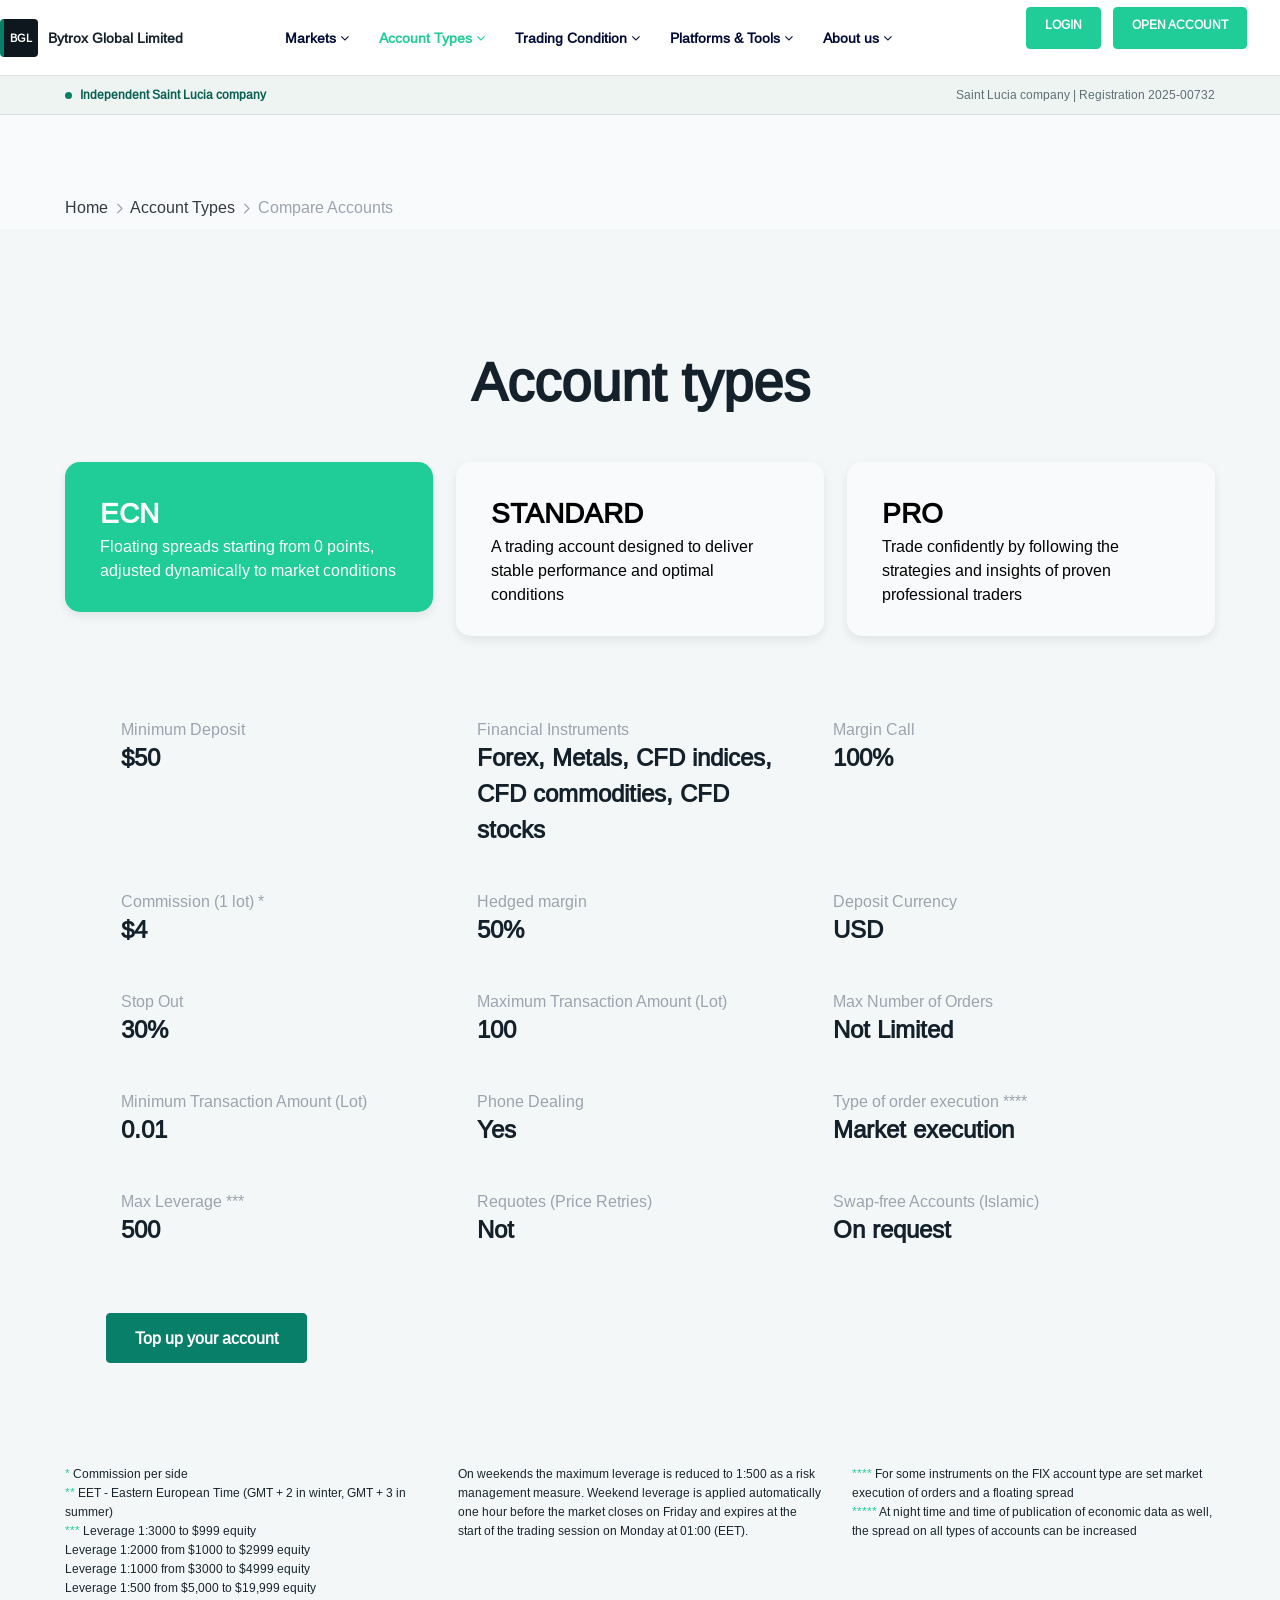
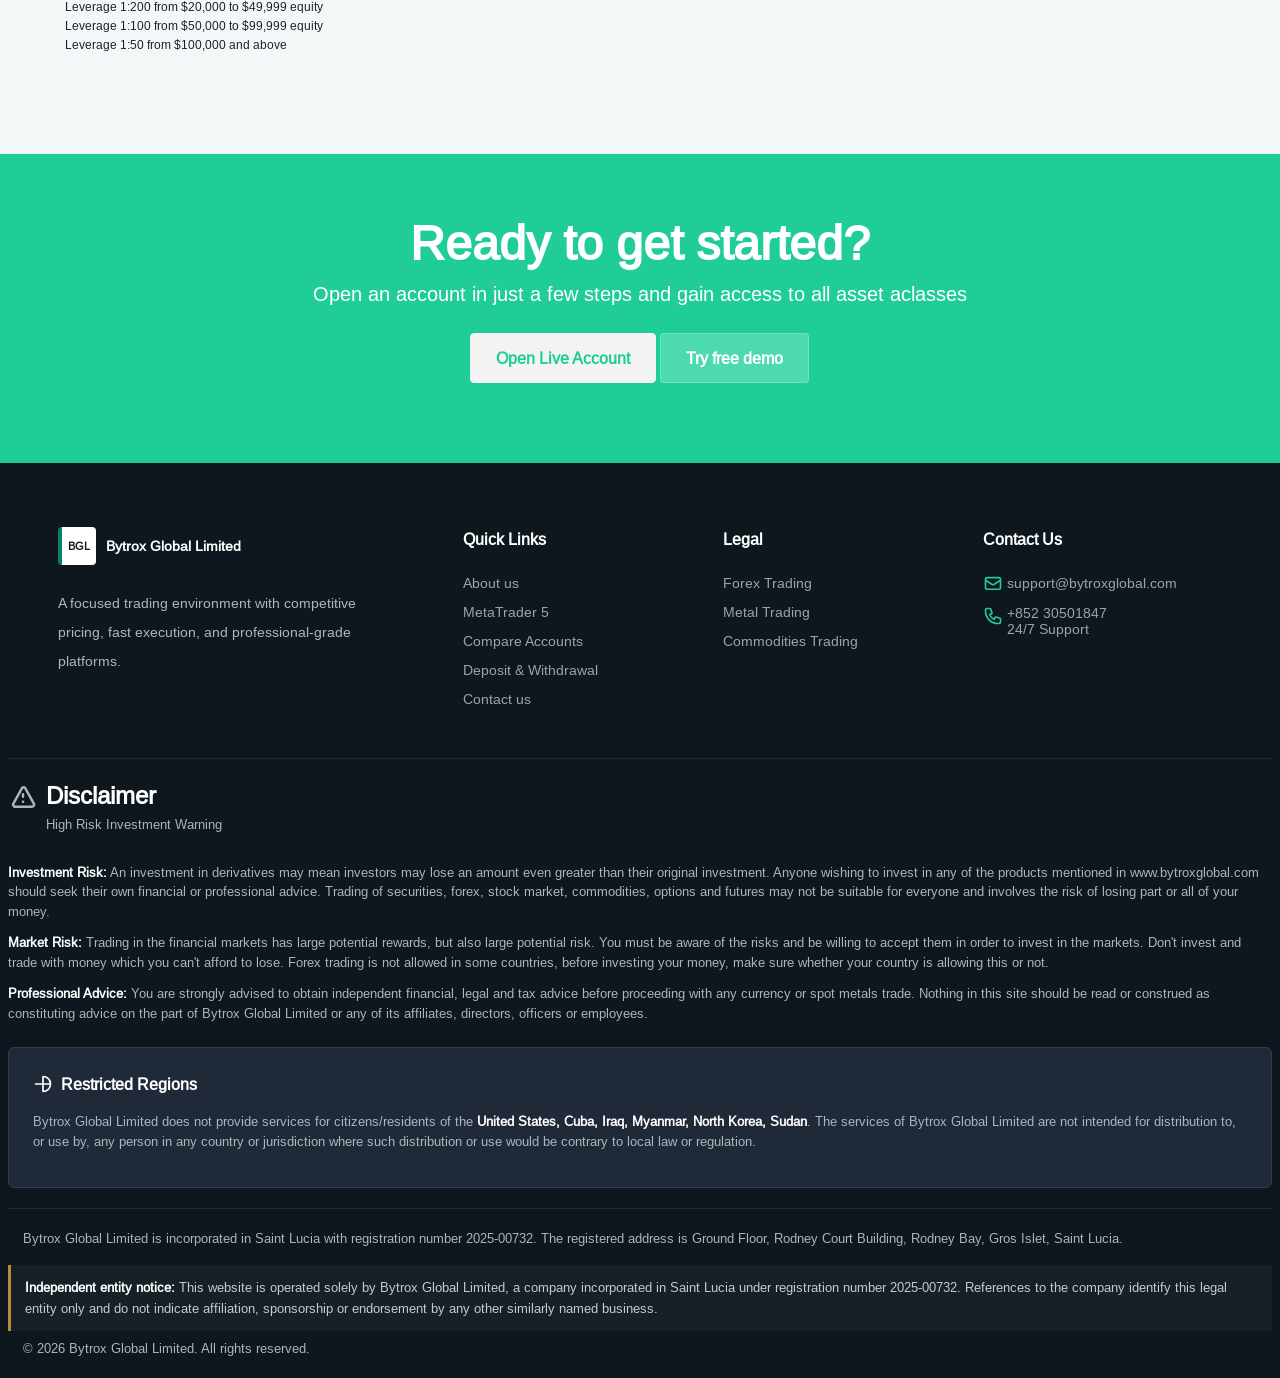
<file: account.html>
<!DOCTYPE html>
<html lang="en">
<head>
    <meta charset="UTF-8">
    <meta http-equiv="X-UA-Compatible" content="IE=edge">
    
	<meta name="viewport" content="width=device-width, initial-scale=1.0">
	<title>Trading Account Types | Bytrox Global Limited</title>
	<meta name="description" content="Compare Bytrox Global Limited trading account types, spreads, leverage and features to choose an account that suits your trading strategy.">
	<meta name="robots" content="index,follow,max-image-preview:large">
	<meta name="theme-color" content="#0d171d">
	<link rel="canonical" href="https://www.bytroxglobal.com/account.html">
	<meta property="og:type" content="website">
	<meta property="og:site_name" content="Bytrox Global Limited">
	<meta property="og:title" content="Trading Account Types | Bytrox Global Limited">
	<meta property="og:description" content="Compare Bytrox Global Limited trading account types, spreads, leverage and features to choose an account that suits your trading strategy.">
	<meta property="og:url" content="https://www.bytroxglobal.com/account.html">
	<meta property="og:image" content="https://www.bytroxglobal.com/images/index/graph.jpg">
	<meta name="twitter:card" content="summary_large_image">
	<meta name="twitter:title" content="Trading Account Types | Bytrox Global Limited">
	<meta name="twitter:description" content="Compare Bytrox Global Limited trading account types, spreads, leverage and features to choose an account that suits your trading strategy.">
	<meta name="twitter:image" content="https://www.bytroxglobal.com/images/index/graph.jpg">
	<link rel="icon" href="/images/favicon.svg" type="image/svg+xml">
    <link href="/css/bootstrap-reboot.min.css" rel="stylesheet"><!--重設所有 CSS -->
	<link href="/css/bootstrap.min.css" rel="stylesheet"><!--Bootstrap 4 CSS -->
	<link href="/css/font-awesome.css" rel="stylesheet">
	<link rel="stylesheet" href="/css/swiper.min.css">
	<link href="/css/style.css?t=2" rel="stylesheet">
</head>
<body>
		<header class="container-fluid header header_bk light-theme" id="header">			
			<div class="row justify-content-center align-items-center">					
				<div class="logo_menu">
				   <a href="index.html" class="logo brand-lockup" aria-label="Bytrox Global Limited home"><span class="brand-mark" aria-hidden="true">BGL</span><span class="brand-name">Bytrox Global Limited</span></a>
				</div>
				<div class="col p-0 menu d-none d-lg-block d-print-block">					 
					 <ul class="nav animenu_nav ">								
						
						<li class="nav-item li1">
							<a href="forex.html"><span>Markets  <i class="fa fa-angle-down"></i></span></a>
							<div class="animenu_nav_child text-left">
								<a href="forex.html" class="d-block">Forex </a>
								<a href="indices.html" class="d-block">Indices </a>
								<a href="commodities.html" class="d-block">Commodities</a>	
								<a href="metal.html" class="d-block">Metals </a>									
							</div>
						</li>
						<li class="nav-item li3">
							<a href="account.html"><span> Account Types  <i class="fa fa-angle-down"></i></span> </a>
							<div class="animenu_nav_child text-left">
								<a href="account.html" class="d-block">Compare Accounts</a>
							</div>	
						</li>
						<li class="nav-item li4">
							<a href="deposit.html"><span> Trading Condition  <i class="fa fa-angle-down"></i></span> </a>
							<div class="animenu_nav_child text-left">
								<a href="deposit.html" class="d-block">Deposit & Withdrawal</a>
								<a href="trading-hours.html" class="d-block">Trading Hours</a>					
							</div>	
						</li>
						<li class="nav-item li2">
							<a href="mt5.html"><span>Platforms & Tools  <i class="fa fa-angle-down"></i></span> </a>
							<div class="animenu_nav_child text-left">
								<a href="mt5.html" class="d-block">MetaTrader 5</a>
								<a href="calendar.html" class="d-block">Economic Calendar</a>
								<!--<a href="copy.html" class="d-block">Copy Trading</a>-->	
							</div>	
						</li>
						
						
						<li class="nav-item li6">
							<a href="about.html"><span>  About us   <i class="fa fa-angle-down"></i></span> </a>
							<div class="animenu_nav_child text-left">
								<a href="about.html" class="d-block"> About us </a>	
								<a href="contact.html" class="d-block"> Contact us </a>	
							</div>	
						</li>
						
					  </ul>
				</div>
				<div class="col pl-0 text-right d-none d-lg-block d-print-block header_menu_right">	
					<div class="top_login" >
						<a href="#" class="btn btn-primary"><strong>LOGIN</strong></a>
						<a href="#" class="btn btn-primary"><strong>OPEN ACCOUNT</strong></a>
					</div>
					
				</div>
				<div class="col pl-0 pr-2 d-lg-none d-block d-print-block">
					 <ul class="flex-column text-right phone_menu">
						<li class="nav-item dropdown text-right">
						  <div class="navbar-toggler nav-link header_bar" data-toggle="collapse" data-target="#navbarToggleExternalContent" aria-controls="navbarToggleExternalContent" aria-expanded="false" aria-label="Toggle navigation">
							  <i class="fa fa-reorder" id="header_bar"></i>
							  <img src="/images/header/close.svg" alt="Close menu" width="20" id="header_bar2" style="display:none;">
						 </div>
						<div class="collapse" id="navbarToggleExternalContent">
							<div class="dropdown-menu" style="display:block">								
								
								<div class="accordion" id="phone_menu">
								  <a href="/" class="phone_logo brand-lockup" aria-label="Bytrox Global Limited home"><span class="brand-mark" aria-hidden="true">BGL</span><span class="brand-name">Bytrox Global Limited</span></a>
								  <div class="card">
									<div class="card-header" id="menu_head_01">
									  <h2 class="mb-0">
										<button class="btn btn-link w-100 collapsed" type="button" data-toggle="collapse" data-target="#menu01" aria-expanded="false" aria-controls="menu01">
										  Markets <span class="fa fa-angle-down float-right"></span>
										</button>
									  </h2>
									</div>
									<div id="menu01" class="collapse" aria-labelledby="menu_head_01" data-parent="#phone_menu" style="">
									  <div class="card-body">
										<a href="forex.html" class="dropdown-item">Forex </a>
										<a href="indices.html" class="dropdown-item">Indices </a>
										<a href="commodities.html" class="dropdown-item">Commodities </a>	
										<a href="metal.html" class="dropdown-item">Metals </a>	
									  </div>
									</div>
									
								  </div>
								  
								   <div class="card">
									<div class="card-header" id="menu_head_03">
									  <h2 class="mb-0">
										<button class="btn btn-link w-100 collapsed" type="button" data-toggle="collapse" data-target="#menu03" aria-expanded="false" aria-controls="menu03">
										 Account Types   <span class="fa fa-angle-down float-right"></span>
										</button>
									  </h2>
									</div>
									<div id="menu03" class="collapse" aria-labelledby="menu_head_03" data-parent="#phone_menu" style="">
									  <div class="card-body">
										<a href="account.html" class="dropdown-item">Compare Accounts </a>											
									  </div>
									</div>
								  </div>
								  <div class="card">
									<div class="card-header" id="menu_head_04">
									  <h2 class="mb-0">
										<button class="btn btn-link w-100 collapsed" type="button" data-toggle="collapse" data-target="#menu04" aria-expanded="false" aria-controls="menu04">
										  Trading Condition   <span class="fa fa-angle-down float-right"></span>
										</button>
									  </h2>
									</div>
									<div id="menu04" class="collapse" aria-labelledby="menu_head_04" data-parent="#phone_menu" style="">
									  <div class="card-body">
										<a href="deposit.html" class="dropdown-item">Deposit & Withdrawal</a>
										<a href="trading-hours.html" class="dropdown-item">Trading Hours</a>								
									  </div>
									</div>
								  </div>
								 <div class="card">
									<div class="card-header" id="menu_head_02">
									  <h2 class="mb-0">
										<button class="btn btn-link w-100 collapsed" type="button" data-toggle="collapse" data-target="#menu02" aria-expanded="false" aria-controls="menu02">
										  Platforms & Tools <span class="fa fa-angle-down float-right"></span>
										</button>
									  </h2>
									</div>
									<div id="menu02" class="collapse" aria-labelledby="menu_head_02" data-parent="#phone_menu" style="">
									  <div class="card-body">
										<a href="mt5.html" class="dropdown-item">MetaTrader 5</a>
										<a href="calendar.html" class="dropdown-item">Economic Calendar</a>
										<a href="copy.html" class="dropdown-item">Copy Trading</a>
									  </div>
									</div>
								  </div>
								  
								  <div class="card">
									<div class="card-header" id="menu_head_06">
									  <h2 class="mb-0">
										<button class="btn btn-link w-100 collapsed" type="button" data-toggle="collapse" data-target="#menu06" aria-expanded="false" aria-controls="menu06">
										  About us  <span class="fa fa-angle-down float-right"></span>
										</button>
									  </h2>
									</div>
									<div id="menu06" class="collapse" aria-labelledby="menu_head_05" data-parent="#phone_menu" style="">
									  <div class="card-body">
										<a href="about.html" class="dropdown-item"> About us </a>	
										<a href="contact.html" class="dropdown-item"> Contact us </a>											
									  </div>
									</div>
								  </div>
								  
								</div>  
								
							</div>
								
							
						  </div>
						</li>						
						<li class="nav-item dropdown float-right">
							<a href="#" class="btn btn-primary phone_top m-0 "><strong>OPEN ACCOUNT</strong></a>
						</li>
					</ul>
				</div>
				
		</div>
	</header>
<div class="identity-strip" role="note" aria-label="Company identity"><div class="container"><span class="identity-status"><strong>Independent Saint Lucia company</strong></span><span class="identity-detail">Saint Lucia company | Registration 2025-00732</span></div></div>



<!-- banner -->
<div class=" container-fluid " style="background: #f9fafb;padding-top:80px;padding-bottom:10px;">
	<div class="container ">
		<div class="row justify-content-center">
			<div class="col-sm-12">
				<a href="/" class="text-dark">Home</a> <svg width="15" fill="none" stroke="#9ca3af" viewBox="0 0 24 24" aria-hidden="true">
                            <path stroke-linecap="round" stroke-linejoin="round" stroke-width="2" d="M9 5l7 7-7 7"></path>
                        </svg>
					<a href="#" class="text-dark">Account Types </a> <svg width="15" fill="none" stroke="#9ca3af" viewBox="0 0 24 24" aria-hidden="true">
                            <path stroke-linecap="round" stroke-linejoin="round" stroke-width="2" d="M9 5l7 7-7 7"></path>
                        </svg>
					<a href="#" class="c_grew">Compare Accounts  </a>
			</div>
		</div>
	</div>
</div>
		
<!-- banner end -->
<div class=" container-fluid maket_header pt-0 ">
	<div class="container ">
		<div class="row justify-content-center">
			<div class="col-sm-9 text-center">
				<div class="banner_01_cont pb-4">										
					<h1 class="fwb">Account types</h1>					
				</div>
			</div>
			<div class="col-sm-12 ">
				<ul class="nav nav-pills mb-3 justify-content-between" id="pills-tab" role="tablist">
				  <li class="nav-item" role="presentation">
					<button class="nav-link active" id="pills-home-tab" data-toggle="pill" data-target="#pills-home" type="button" role="tab" aria-controls="pills-home" aria-selected="true"><h3 class="fwb">ECN</h3><h6>Floating spreads starting from 0 points, adjusted dynamically to market conditions</h6></button>
				  </li>
				  <li class="nav-item" role="presentation">
					<button class="nav-link" id="pills-profile-tab" data-toggle="pill" data-target="#pills-profile" type="button" role="tab" aria-controls="pills-profile" aria-selected="false"><h3 class="fwb">STANDARD</h3><h6>A trading account designed to deliver stable performance and optimal conditions</h6></button>
				  </li>
				  <li class="nav-item" role="presentation">
					<button class="nav-link" id="pills-contact-tab" data-toggle="pill" data-target="#pills-contact" type="button" role="tab" aria-controls="pills-contact" aria-selected="false"><h3 class="fwb">PRO</h3><h6>Trade confidently by following the strategies and insights of proven professional traders</h6></button>
				  </li>
				</ul>
				<div class="tab-content" id="pills-tabContent">
				  <div class="tab-pane fade show active" id="pills-home" role="tabpanel" aria-labelledby="pills-home-tab">
					<div class="row account_cont">
						<div class="col-sm-4">
							<h6 class="c_grew">Minimum Deposit</h6>
							<h3 class="fwb">$50</h3>
						</div>
						<div class="col-sm-4">
							<h6 class="c_grew">Financial Instruments</h6>
							<h3 class="fwb">Forex, Metals, CFD indices, CFD commodities, CFD stocks</h3>
						</div>
						<div class="col-sm-4">
							<h6 class="c_grew">Margin Call</h6>
							<h3 class="fwb">100%</h3>
						</div>
						<div class="col-sm-4">
							<h6 class="c_grew">Commission (1 lot) *</h6>
							<h3 class="fwb">$4</h3>
						</div>
						<div class="col-sm-4">
							<h6 class="c_grew">Hedged margin</h6>
							<h3 class="fwb">50%</h3>
						</div>
						<div class="col-sm-4">
							<h6 class="c_grew">Deposit Currency</h6>
							<h3 class="fwb">USD</h3>
						</div>
						<div class="col-sm-4">
							<h6 class="c_grew">Stop Out</h6>
							<h3 class="fwb">30%</h3>
						</div>
						<div class="col-sm-4">
							<h6 class="c_grew">Maximum Transaction Amount (Lot)</h6>
							<h3 class="fwb">100</h3>
						</div>
						<div class="col-sm-4">
							<h6 class="c_grew">Max Number of Orders</h6>
							<h3 class="fwb">Not Limited</h3>
						</div>
						<div class="col-sm-4">
							<h6 class="c_grew">Minimum Transaction Amount (Lot)</h6>
							<h3 class="fwb">0.01</h3>
						</div>
						<div class="col-sm-4">
							<h6 class="c_grew">Phone Dealing</h6>
							<h3 class="fwb">Yes</h3>
						</div>
						<div class="col-sm-4">
							<h6 class="c_grew">Type of order execution ****</h6>
							<h3 class="fwb">Market execution</h3>
						</div>
						<div class="col-sm-4">
							<h6 class="c_grew">Max Leverage ***</h6>
							<h3 class="fwb">500</h3>
						</div>
						<div class="col-sm-4">
							<h6 class="c_grew">Requotes (Price Retries)</h6>
							<h3 class="fwb">Not</h3>
						</div>
						<div class="col-sm-4">
							<h6 class="c_grew">Swap-free Accounts (Islamic)</h6>
							<h3 class="fwb">On request</h3>
						</div>
						<div class="banner_btn mt-4">
							<a href="#" class="btn btn-primary"><strong>Top up your account</strong></a>
							
						</div>
					</div>
				  </div>
				  <div class="tab-pane fade" id="pills-profile" role="tabpanel" aria-labelledby="pills-profile-tab">
						<div class="row account_cont">
							<div class="col-sm-4">
								<h6 class="c_grew">Minimum Deposit</h6>
								<h3 class="fwb">$100</h3>
							</div>
							<div class="col-sm-4">
								<h6 class="c_grew">Financial Instruments</h6>
								<h3 class="fwb">Forex, Metals, CFD indices, CFD commodities, CFD stocks</h3>
							</div>
							<div class="col-sm-4">
								<h6 class="c_grew">Margin Call</h6>
								<h3 class="fwb">50%</h3>
							</div>
							<div class="col-sm-4">
								<h6 class="c_grew">Commission (1 lot) *</h6>
								<h3 class="fwb">$0</h3>
							</div>
							<div class="col-sm-4">
								<h6 class="c_grew">Hedged margin</h6>
								<h3 class="fwb">50%</h3>
							</div>
							<div class="col-sm-4">
								<h6 class="c_grew">Deposit Currency</h6>
								<h3 class="fwb">USD</h3>
							</div>
							<div class="col-sm-4">
								<h6 class="c_grew">Stop Out</h6>
								<h3 class="fwb">20%</h3>
							</div>
							<div class="col-sm-4">
								<h6 class="c_grew">Maximum Transaction Amount (Lot)</h6>
								<h3 class="fwb">100</h3>
							</div>
							<div class="col-sm-4">
								<h6 class="c_grew">Max Number of Orders</h6>
								<h3 class="fwb">Not Limited</h3>
							</div>
							<div class="col-sm-4">
								<h6 class="c_grew">Minimum Transaction Amount (Lot)</h6>
								<h3 class="fwb">0.01</h3>
							</div>
							<div class="col-sm-4">
								<h6 class="c_grew">Phone Dealing</h6>
								<h3 class="fwb">Yes</h3>
							</div>
							<div class="col-sm-4">
								<h6 class="c_grew">Type of order execution ****</h6>
								<h3 class="fwb">Market execution</h3>
							</div>
							<div class="col-sm-4">
								<h6 class="c_grew">Max Leverage ***</h6>
								<h3 class="fwb">3000</h3>
							</div>
							<div class="col-sm-4">
								<h6 class="c_grew">Requotes (Price Retries)</h6>
								<h3 class="fwb">Not</h3>
							</div>
							<div class="col-sm-4">
								<h6 class="c_grew">Swap-free Accounts (Islamic)</h6>
								<h3 class="fwb">On request</h3>
							</div>
							<div class="banner_btn mt-4">
								<a href="#" class="btn btn-primary"><strong>Top up your account</strong></a>
								
							</div>
						</div>
				  </div>
				  <div class="tab-pane fade" id="pills-contact" role="tabpanel" aria-labelledby="pills-contact-tab">
						<div class="row account_cont">
							<div class="col-sm-4">
								<h6 class="c_grew">Minimum Deposit</h6>
								<h3 class="fwb">$100</h3>
							</div>
							<div class="col-sm-4">
								<h6 class="c_grew">Financial Instruments</h6>
								<h3 class="fwb">Forex, Metals, CFD indices, CFD commodities, CFD stocks</h3>
							</div>
							<div class="col-sm-4">
								<h6 class="c_grew">Margin Call</h6>
								<h3 class="fwb">50%</h3>
							</div>
							<div class="col-sm-4">
								<h6 class="c_grew">Commission (1 lot) *</h6>
								<h3 class="fwb">$0</h3>
							</div>
							<div class="col-sm-4">
								<h6 class="c_grew">Hedged margin</h6>
								<h3 class="fwb">50%</h3>
							</div>
							<div class="col-sm-4">
								<h6 class="c_grew">Deposit Currency</h6>
								<h3 class="fwb">USD</h3>
							</div>
							<div class="col-sm-4">
								<h6 class="c_grew">Stop Out</h6>
								<h3 class="fwb">20%</h3>
							</div>
							<div class="col-sm-4">
								<h6 class="c_grew">Maximum Transaction Amount (Lot)</h6>
								<h3 class="fwb">100</h3>
							</div>
							<div class="col-sm-4">
								<h6 class="c_grew">Max Number of Orders</h6>
								<h3 class="fwb">Not Limited</h3>
							</div>
							<div class="col-sm-4">
								<h6 class="c_grew">Minimum Transaction Amount (Lot)</h6>
								<h3 class="fwb">0.01</h3>
							</div>
							<div class="col-sm-4">
								<h6 class="c_grew">Phone Dealing</h6>
								<h3 class="fwb">Yes</h3>
							</div>
							<div class="col-sm-4">
								<h6 class="c_grew">Type of order execution ****</h6>
								<h3 class="fwb">Market execution</h3>
							</div>
							<div class="col-sm-4">
								<h6 class="c_grew">Max Leverage ***</h6>
								<h3 class="fwb">500</h3>
							</div>
							<div class="col-sm-4">
								<h6 class="c_grew">Requotes (Price Retries)</h6>
								<h3 class="fwb">Not</h3>
							</div>
							<div class="col-sm-4">
								<h6 class="c_grew">Swap-free Accounts (Islamic)</h6>
								<h3 class="fwb">On request</h3>
							</div>
							<div class="banner_btn mt-4">
								<a href="#" class="btn btn-primary"><strong>Top up your account</strong></a>
								
							</div>
						</div>

				  </div>
				</div>
			</div>
			<div class="col-sm-4">
				<div class="tn-atom" style="line-height: 19px;">
					<span style="color:#20CC98;">* </span>Commission per side<br>
					<span style="color:#20CC98;">**</span> EET - Eastern European Time (GMT + 2 in winter, GMT + 3 in summer)<br>
					<span style="color:#20CC98;">***</span> Leverage 1:3000 to $999 equity<br>
					Leverage 1:2000 from $1000 to $2999 equity<br>
					Leverage 1:1000 from $3000 to $4999 equity<br>
					Leverage 1:500 from $5,000 to $19,999 equity<br>
					Leverage 1:200 from $20,000 to $49,999 equity<br>
					Leverage 1:100 from $50,000 to $99,999 equity<br>
					Leverage 1:50 from $100,000 and above</div>
			</div>
			<div class="col-sm-4">
				<div class="tn-atom" style="line-height: 19px;">
					On weekends the maximum leverage is reduced to 1:500 as a risk management measure. Weekend leverage is applied automatically one hour before the market closes on Friday and expires at the start of the trading session on Monday at 01:00 (EET).</div>
			</div>
			<div class="col-sm-4">
				<div class="tn-atom" style="line-height: 19px;">
					<span style="color: #20CC98;">**** </span>For some instruments on the FIX account type are set market execution of orders and a floating spread<br>
					<span style="color:#20CC98;">*****</span> At night time and time of publication of economic data as well, the spread on all types of accounts can be increased</div>
			</div>
			
		</div>
	</div>
</div>		
	
<div class="container-fluid step_bg" >
	<div class="container  text-center">
		<div class="row m-0 justify-content-center">
			<div class="col-sm-10">
				<div>
					<h2 class="fwb mb-2">Ready to get started?</h2>
					<h5>Open an account in just a few steps and gain access to all asset aclasses</h5>
				</div>
				<div class="banner_btn mt-4">
					<a href="#" class="btn btn-light2"><strong>Open Live Account</strong></a>
					<a href="#" class="btn btn-light3"><strong>Try free demo</strong></a>
					
				</div>
			</div>
			
		</div>
	</div>
</div>
			

<footer class="container-fluid ">	
		<div class="container">
			<div class="row footer">					
				<div class="col-sm pl-0" style="max-width:360px;">					
					<div >
                        <div class="footer-brand-lockup" aria-label="Bytrox Global Limited"><span class="brand-mark" aria-hidden="true">BGL</span><span class="brand-name">Bytrox Global Limited</span></div>
                    </div>					
					
					<div class="pt-4" style="max-width:320px;">A focused trading environment with competitive pricing, fast execution, and professional-grade platforms.</div>
				</div>
				<div class="col-sm  d-none d-lg-block d-md-block d-print-block">
					<div class="row justify-content-around">
						<div class="col-sm-3" style="max-width:300px;">
							<h5 class="mb-2"><strong>Quick Links </strong></h5>
							<a href="about.html" class="d-block"> About us </a>	
							<a href="mt5.html" class="d-block">MetaTrader 5</a>
							<a href="account.html" class="d-block">Compare Accounts </a>	
							<a href="deposit.html" class="d-block">Deposit & Withdrawal</a>
							<a href="contact.html" class="d-block"> Contact us </a>	
						</div>
						<div class="col-sm-3" style="max-width:300px;">
							<h5 class="mb-2"><strong>Legal </strong></h5>
							<a href="forex.html" class="d-block"> Forex Trading</a>
							<a href="metal.html" class="d-block"> Metal Trading</a>
							<a href="commodities.html" class="d-block">  Commodities Trading</a>
						</div>
						
						
						<div class="col-sm-3" style="max-width:300px;">
							<h5 class="mb-2"><strong>Contact Us </strong></h5>
							<a href="mailto:support@bytroxglobal.com" class="d-flex mb-2">
								<svg width="20px" fill="none" stroke="#20CC98" viewBox="0 0 24 24">
									<path stroke-linecap="round" stroke-linejoin="round" stroke-width="2" d="M3 8l7.89 5.26a2 2 0 002.22 0L21 8M5 19h14a2 2 0 002-2V7a2 2 0 00-2-2H5a2 2 0 00-2 2v10a2 2 0 002 2z"></path>
								</svg>
								<span class="pl-1">support@bytroxglobal.com</span>
							</a>
							<a href="tel:+85230501847" class="d-flex align-items-start">
								<svg width="20px" fill="none" stroke="#20CC98" viewBox="0 0 24 24">
									<path stroke-linecap="round" stroke-linejoin="round" stroke-width="2" d="M3 5a2 2 0 012-2h3.28a1 1 0 01.948.684l1.498 4.493a1 1 0 01-.502 1.21l-2.257 1.13a11.042 11.042 0 005.516 5.516l1.13-2.257a1 1 0 011.21-.502l4.493 1.498a1 1 0 01.684.949V19a2 2 0 01-2 2h-1C9.716 21 3 14.284 3 6V5z"></path>
								</svg>
								<div style="line-height:1.1;" class="pl-1">+852 30501847<br>24/7 Support</div>
							</a>	
						</div>
						
						
						
					</div>
				</div>
				
		</div>
		</div>
        
		<div class="footer2 text-warp row ">
        	
           
                <div class="">
					<hr>
					<div class="d-flex align-items-start mb-3">
						<svg class="mr-2 mt-1" width="30px" fill="none" stroke="currentColor" viewBox="0 0 24 24">
							<path stroke-linecap="round" stroke-linejoin="round" stroke-width="2" d="M12 9v2m0 4h.01m-6.938 4h13.856c1.54 0 2.502-1.667 1.732-2.5L13.732 4c-.77-.833-1.732-.833-2.5 0L4.314 16.5c-.77.833.192 2.5 1.732 2.5z"></path>
						</svg>
						<div>
							<h4 class="fwb">Disclaimer</h4>
							<p class="text-gray-400 font-semibold">High Risk Investment Warning</p>
						</div>
					</div>
					<div class="space-y-4 text-sm text-gray-400 leading-relaxed">
						<p>
							<strong class="text-gray-200">Investment Risk:</strong> An investment in derivatives may mean investors may lose an amount even greater than their original investment. Anyone wishing to invest in any of the products mentioned in www.bytroxglobal.com should seek their own financial or professional advice. Trading of securities, forex, stock market, commodities, options and futures may not be suitable for everyone and involves the risk of losing part or all of your money.
						</p>

						<p>
							<strong class="text-gray-200">Market Risk:</strong> Trading in the financial markets has large potential rewards, but also large potential risk. You must be aware of the risks and be willing to accept them in order to invest in the markets. Don't invest and trade with money which you can't afford to lose. Forex trading is not allowed in some countries, before investing your money, make sure whether your country is allowing this or not.
						</p>

						<p>
							<strong class="text-gray-200">Professional Advice:</strong> You are strongly advised to obtain independent financial, legal and tax advice before proceeding with any currency or spot metals trade. Nothing in this site should be read or construed as constituting advice on the part of Bytrox Global Limited or any of its affiliates, directors, officers or employees.
						</p>

						<div class="p-4 mt-4 mb-2 border">
							<h6 class="d-flex align-items-center fwb mb-3">
								<svg class="mr-2" width="20px" fill="none" stroke="currentColor" viewBox="0 0 24 24">
									<path stroke-linecap="round" stroke-linejoin="round" stroke-width="2" d="M21 12a9 9 0 01-9 9m9-9a9 9 0 00-9-9m9 9H3m9 9v-9m0-9v9"></path>
								</svg>
								Restricted Regions
							</h6>
							<p class="">
								Bytrox Global Limited does not provide services for citizens/residents of the <strong class="text-gray-200">United States, Cuba, Iraq, Myanmar, North Korea, Sudan</strong>. The services of Bytrox Global Limited are not intended for distribution to, or use by, any person in any country or jurisdiction where such distribution or use would be contrary to local law or regulation.
							</p>
						</div>
					</div>
					<hr>
				</div>
				<p class="col-sm-12 mb-2">Bytrox Global Limited is incorporated in Saint Lucia with registration number 2025-00732. The registered address is Ground Floor, Rodney Court Building, Rodney Bay, Gros Islet, Saint Lucia.</p>
				<p class="col-sm-12 mb-2 independent-disclosure" data-nosnippet><strong>Independent entity notice:</strong> This website is operated solely by Bytrox Global Limited, a company incorporated in Saint Lucia under registration number 2025-00732. References to the company identify this legal entity only and do not indicate affiliation, sponsorship or endorsement by any other similarly named business.</p>
				<p class="col-sm-12 pb-2">&copy; 2026 Bytrox Global Limited. All rights reserved.</p>
				
				
					
        </div>
		
		
		
	</footer>
	<script src="/js/jquery-3.1.1.min.js"></script>
	<script src="/js/popper.min.js"></script>
	<script src="/js/bootstrap.min.js"></script>
	<script src="/js/swiper-bundle.js"></script>
	<script src="/js/isScroll.js"></script>
	<script src="/js/style.js"></script>
	<script src="/js/echarts.min.js"></script> 	
	
	<script>
	var chkcomhk=window.location.href;
if(chkcomhk.indexOf("forex.html")>-1){
	$(".li1").addClass("active");
}else if(chkcomhk.indexOf("indices.html")>-1){
	$(".li1").addClass("active");
}else if(chkcomhk.indexOf("commodities.html")>-1){
	$(".li1").addClass("active");
}else if(chkcomhk.indexOf("metal.html")>-1){
	$(".li1").addClass("active");
}else if(chkcomhk.indexOf("mt5.html")>-1){
	$(".li2").addClass("active");
}else if(chkcomhk.indexOf("calendar.html")>-1){
	$(".li2").addClass("active");
}else if(chkcomhk.indexOf("account.html")>-1){
	$(".li3").addClass("active");
}else if(chkcomhk.indexOf("deposit.html")>-1){
	$(".li4").addClass("active");
}else if(chkcomhk.indexOf("trading-hours.html")>-1){
	$(".li4").addClass("active");
}else if(chkcomhk.indexOf("copy.html")>-1){
	$(".li4").addClass("active");
}else if(chkcomhk.indexOf("partnership.html")>-1){
	$(".li5").addClass("active");
}else if(chkcomhk.indexOf("about.html")>-1){
	$(".li6").addClass("active");
}else if(chkcomhk.indexOf("contact.html")>-1){
	$(".li6").addClass("active");
}
</script>
	</body>
</html>
</file>
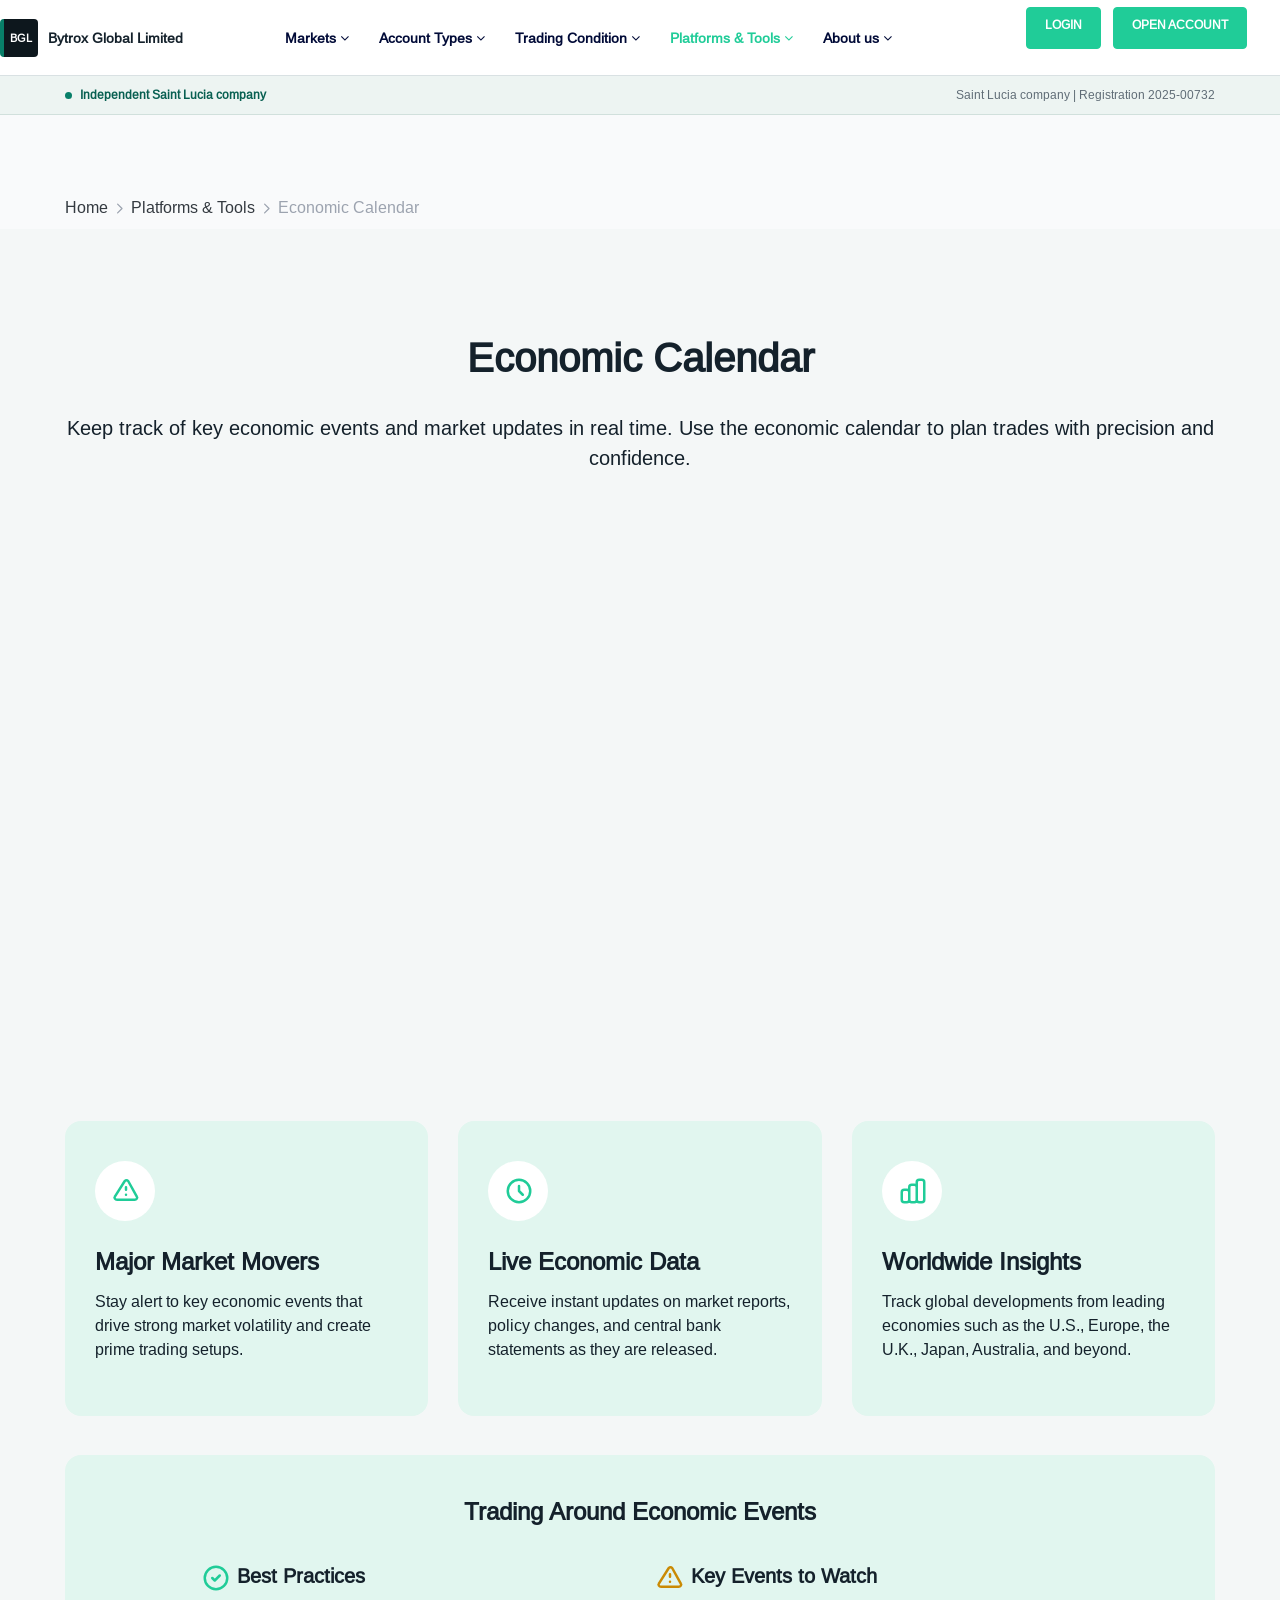
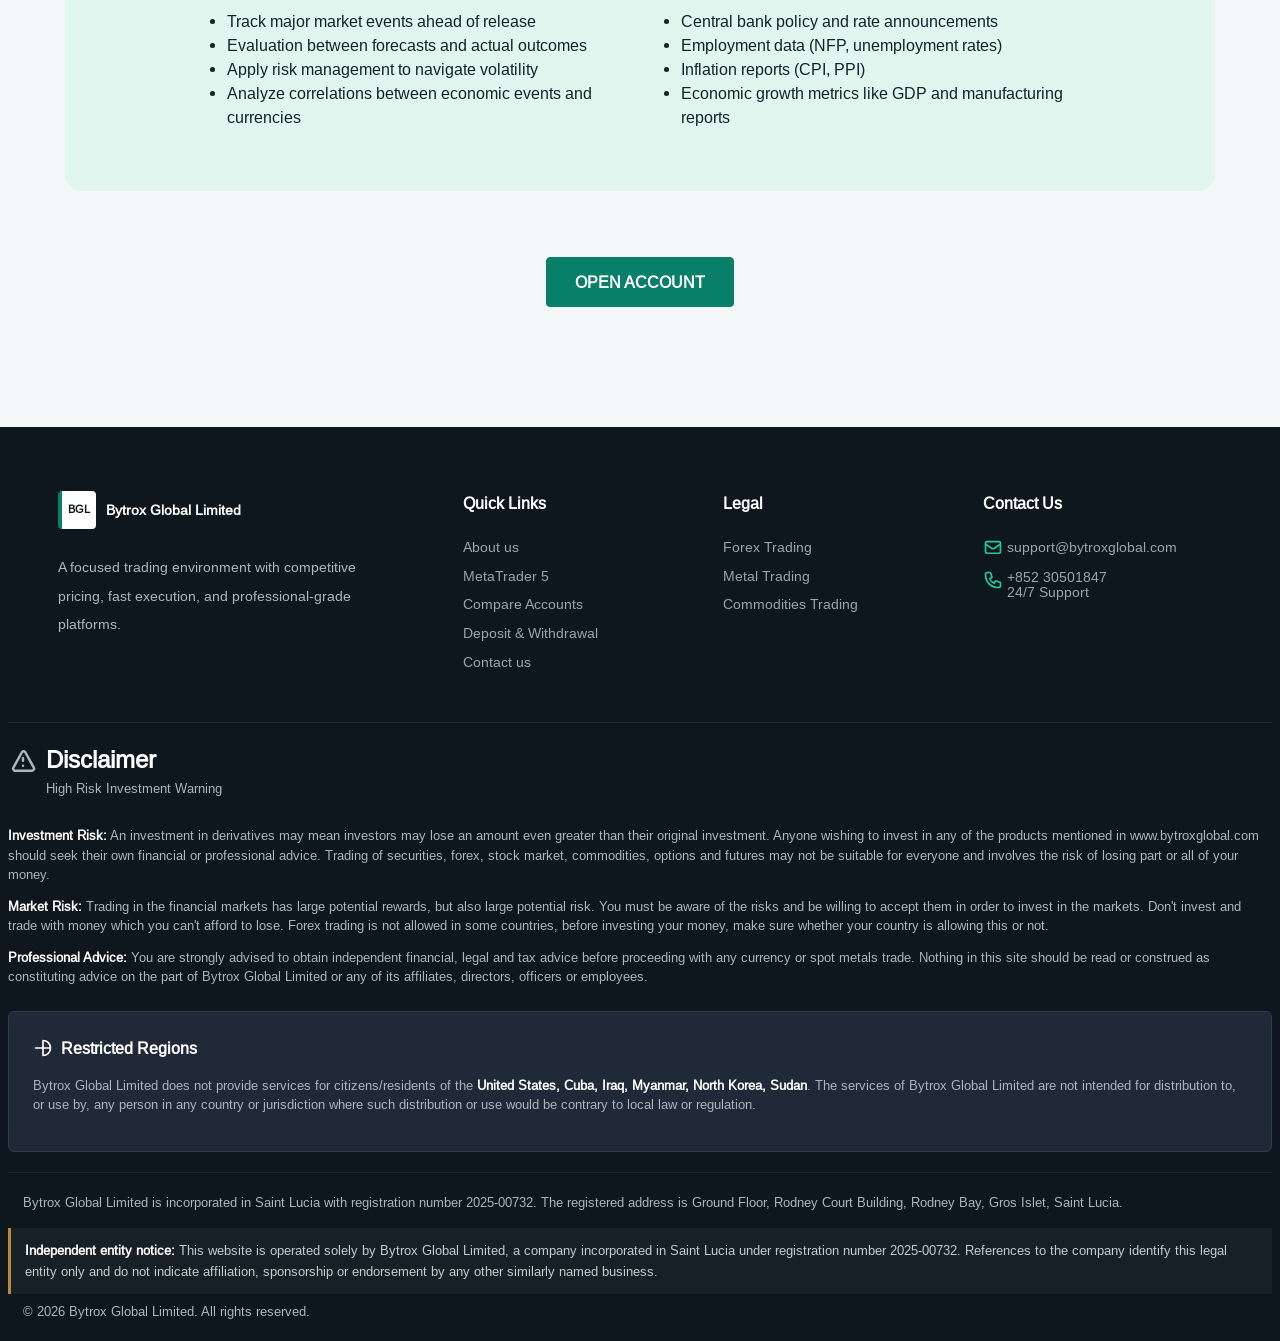
<file: calendar.html>
<!DOCTYPE html>
<html lang="en">
<head>
    <meta charset="UTF-8">
    <meta http-equiv="X-UA-Compatible" content="IE=edge">
    
	<meta name="viewport" content="width=device-width, initial-scale=1.0">
	<title>Economic Calendar | Bytrox Global Limited</title>
	<meta name="description" content="Track major economic releases, central bank decisions and market-moving events with the Bytrox Global Limited economic calendar.">
	<meta name="robots" content="index,follow,max-image-preview:large">
	<meta name="theme-color" content="#0d171d">
	<link rel="canonical" href="https://www.bytroxglobal.com/calendar.html">
	<meta property="og:type" content="website">
	<meta property="og:site_name" content="Bytrox Global Limited">
	<meta property="og:title" content="Economic Calendar | Bytrox Global Limited">
	<meta property="og:description" content="Track major economic releases, central bank decisions and market-moving events with the Bytrox Global Limited economic calendar.">
	<meta property="og:url" content="https://www.bytroxglobal.com/calendar.html">
	<meta property="og:image" content="https://www.bytroxglobal.com/images/index/graph.jpg">
	<meta name="twitter:card" content="summary_large_image">
	<meta name="twitter:title" content="Economic Calendar | Bytrox Global Limited">
	<meta name="twitter:description" content="Track major economic releases, central bank decisions and market-moving events with the Bytrox Global Limited economic calendar.">
	<meta name="twitter:image" content="https://www.bytroxglobal.com/images/index/graph.jpg">
	<link rel="icon" href="/images/favicon.svg" type="image/svg+xml">
    <link href="/css/bootstrap-reboot.min.css" rel="stylesheet"><!--重設所有 CSS -->
	<link href="/css/bootstrap.min.css" rel="stylesheet"><!--Bootstrap 4 CSS -->
	<link href="/css/font-awesome.css" rel="stylesheet">
	<link rel="stylesheet" href="/css/swiper.min.css">
	<link href="/css/style.css?t=2" rel="stylesheet">
</head>
<body>
		<header class="container-fluid header header_bk light-theme" id="header">			
			<div class="row justify-content-center align-items-center">					
				<div class="logo_menu">
				   <a href="index.html" class="logo brand-lockup" aria-label="Bytrox Global Limited home"><span class="brand-mark" aria-hidden="true">BGL</span><span class="brand-name">Bytrox Global Limited</span></a>
				</div>
				<div class="col p-0 menu d-none d-lg-block d-print-block">					 
					 <ul class="nav animenu_nav ">								
						
						<li class="nav-item li1">
							<a href="forex.html"><span>Markets  <i class="fa fa-angle-down"></i></span></a>
							<div class="animenu_nav_child text-left">
								<a href="forex.html" class="d-block">Forex </a>
								<a href="indices.html" class="d-block">Indices </a>
								<a href="commodities.html" class="d-block">Commodities</a>	
								<a href="metal.html" class="d-block">Metals </a>									
							</div>
						</li>
						<li class="nav-item li3">
							<a href="account.html"><span> Account Types  <i class="fa fa-angle-down"></i></span> </a>
							<div class="animenu_nav_child text-left">
								<a href="account.html" class="d-block">Compare Accounts</a>
							</div>	
						</li>
						<li class="nav-item li4">
							<a href="deposit.html"><span> Trading Condition  <i class="fa fa-angle-down"></i></span> </a>
							<div class="animenu_nav_child text-left">
								<a href="deposit.html" class="d-block">Deposit & Withdrawal</a>
								<a href="trading-hours.html" class="d-block">Trading Hours</a>					
							</div>	
						</li>
						<li class="nav-item li2">
							<a href="mt5.html"><span>Platforms & Tools  <i class="fa fa-angle-down"></i></span> </a>
							<div class="animenu_nav_child text-left">
								<a href="mt5.html" class="d-block">MetaTrader 5</a>
								<a href="calendar.html" class="d-block">Economic Calendar</a>
								<!--<a href="copy.html" class="d-block">Copy Trading</a>-->	
							</div>	
						</li>
						
						
						<li class="nav-item li6">
							<a href="about.html"><span>  About us   <i class="fa fa-angle-down"></i></span> </a>
							<div class="animenu_nav_child text-left">
								<a href="about.html" class="d-block"> About us </a>	
								<a href="contact.html" class="d-block"> Contact us </a>	
							</div>	
						</li>
						
					  </ul>
				</div>
				<div class="col pl-0 text-right d-none d-lg-block d-print-block header_menu_right">	
					<div class="top_login" >
						<a href="#" class="btn btn-primary"><strong>LOGIN</strong></a>
						<a href="#" class="btn btn-primary"><strong>OPEN ACCOUNT</strong></a>
					</div>
					
				</div>
				<div class="col pl-0 pr-2 d-lg-none d-block d-print-block">
					 <ul class="flex-column text-right phone_menu">
						<li class="nav-item dropdown text-right">
						  <div class="navbar-toggler nav-link header_bar" data-toggle="collapse" data-target="#navbarToggleExternalContent" aria-controls="navbarToggleExternalContent" aria-expanded="false" aria-label="Toggle navigation">
							  <i class="fa fa-reorder" id="header_bar"></i>
							  <img src="/images/header/close.svg" alt="Close menu" width="20" id="header_bar2" style="display:none;">
						 </div>
						<div class="collapse" id="navbarToggleExternalContent">
							<div class="dropdown-menu" style="display:block">								
								
								<div class="accordion" id="phone_menu">
								  <a href="/" class="phone_logo brand-lockup" aria-label="Bytrox Global Limited home"><span class="brand-mark" aria-hidden="true">BGL</span><span class="brand-name">Bytrox Global Limited</span></a>
								  <div class="card">
									<div class="card-header" id="menu_head_01">
									  <h2 class="mb-0">
										<button class="btn btn-link w-100 collapsed" type="button" data-toggle="collapse" data-target="#menu01" aria-expanded="false" aria-controls="menu01">
										  Markets <span class="fa fa-angle-down float-right"></span>
										</button>
									  </h2>
									</div>
									<div id="menu01" class="collapse" aria-labelledby="menu_head_01" data-parent="#phone_menu" style="">
									  <div class="card-body">
										<a href="forex.html" class="dropdown-item">Forex </a>
										<a href="indices.html" class="dropdown-item">Indices </a>
										<a href="commodities.html" class="dropdown-item">Commodities </a>	
										<a href="metal.html" class="dropdown-item">Metals </a>	
									  </div>
									</div>
									
								  </div>
								  
								   <div class="card">
									<div class="card-header" id="menu_head_03">
									  <h2 class="mb-0">
										<button class="btn btn-link w-100 collapsed" type="button" data-toggle="collapse" data-target="#menu03" aria-expanded="false" aria-controls="menu03">
										 Account Types   <span class="fa fa-angle-down float-right"></span>
										</button>
									  </h2>
									</div>
									<div id="menu03" class="collapse" aria-labelledby="menu_head_03" data-parent="#phone_menu" style="">
									  <div class="card-body">
										<a href="account.html" class="dropdown-item">Compare Accounts </a>											
									  </div>
									</div>
								  </div>
								  <div class="card">
									<div class="card-header" id="menu_head_04">
									  <h2 class="mb-0">
										<button class="btn btn-link w-100 collapsed" type="button" data-toggle="collapse" data-target="#menu04" aria-expanded="false" aria-controls="menu04">
										  Trading Condition   <span class="fa fa-angle-down float-right"></span>
										</button>
									  </h2>
									</div>
									<div id="menu04" class="collapse" aria-labelledby="menu_head_04" data-parent="#phone_menu" style="">
									  <div class="card-body">
										<a href="deposit.html" class="dropdown-item">Deposit & Withdrawal</a>
										<a href="trading-hours.html" class="dropdown-item">Trading Hours</a>								
									  </div>
									</div>
								  </div>
								 <div class="card">
									<div class="card-header" id="menu_head_02">
									  <h2 class="mb-0">
										<button class="btn btn-link w-100 collapsed" type="button" data-toggle="collapse" data-target="#menu02" aria-expanded="false" aria-controls="menu02">
										  Platforms & Tools <span class="fa fa-angle-down float-right"></span>
										</button>
									  </h2>
									</div>
									<div id="menu02" class="collapse" aria-labelledby="menu_head_02" data-parent="#phone_menu" style="">
									  <div class="card-body">
										<a href="mt5.html" class="dropdown-item">MetaTrader 5</a>
										<a href="calendar.html" class="dropdown-item">Economic Calendar</a>
										<a href="copy.html" class="dropdown-item">Copy Trading</a>
									  </div>
									</div>
								  </div>
								  
								  <div class="card">
									<div class="card-header" id="menu_head_06">
									  <h2 class="mb-0">
										<button class="btn btn-link w-100 collapsed" type="button" data-toggle="collapse" data-target="#menu06" aria-expanded="false" aria-controls="menu06">
										  About us  <span class="fa fa-angle-down float-right"></span>
										</button>
									  </h2>
									</div>
									<div id="menu06" class="collapse" aria-labelledby="menu_head_05" data-parent="#phone_menu" style="">
									  <div class="card-body">
										<a href="about.html" class="dropdown-item"> About us </a>	
										<a href="contact.html" class="dropdown-item"> Contact us </a>											
									  </div>
									</div>
								  </div>
								  
								</div>  
								
							</div>
								
							
						  </div>
						</li>						
						<li class="nav-item dropdown float-right">
							<a href="#" class="btn btn-primary phone_top m-0 "><strong>OPEN ACCOUNT</strong></a>
						</li>
					</ul>
				</div>
				
		</div>
	</header>
<div class="identity-strip" role="note" aria-label="Company identity"><div class="container"><span class="identity-status"><strong>Independent Saint Lucia company</strong></span><span class="identity-detail">Saint Lucia company | Registration 2025-00732</span></div></div>



<!-- banner -->
<div class=" container-fluid " style="background: #f9fafb;padding-top:80px;padding-bottom:10px;">
	<div class="container ">
		<div class="row justify-content-center">
			<div class="col-sm-12">
				<a href="/" class="text-dark">Home</a> <svg width="15" fill="none" stroke="#9ca3af" viewBox="0 0 24 24" aria-hidden="true">
                            <path stroke-linecap="round" stroke-linejoin="round" stroke-width="2" d="M9 5l7 7-7 7"></path>
                        </svg>
					<a href="#" class="text-dark">Platforms & Tools </a> <svg width="15" fill="none" stroke="#9ca3af" viewBox="0 0 24 24" aria-hidden="true">
                            <path stroke-linecap="round" stroke-linejoin="round" stroke-width="2" d="M9 5l7 7-7 7"></path>
                        </svg>
					<a href="#" class="c_grew">Economic Calendar </a>
			</div>
		</div>
	</div>
</div>
		<div class="container-fluid p-0 index_bg">
		  <div class="banner maket_header position-relative">
			<div class="container account-section">
				<div class="row">
					<div class="col-12 text-center">
						<h1 class="fwb mb-4">Economic Calendar</h1>
						<h5>Keep track of key economic events and market updates in real time. Use the economic calendar to plan trades with precision and confidence.</h5>
					</div>	
					<div class="col-12 maket_header pt-5">
						<iframe scrolling="no" allowtransparency="true" frameborder="0" src="https://www.tradingview-widget.com/embed-widget/events/?locale=en#%7B%22colorTheme%22%3A%22dark%22%2C%22isTransparent%22%3Afalse%2C%22width%22%3A%22100%25%22%2C%22height%22%3A600%2C%22importanceFilter%22%3A%22-1%2C0%2C1%22%2C%22utm_source%22%3A%22www.bytroxglobal.com%22%2C%22utm_medium%22%3A%22widget_new%22%2C%22utm_campaign%22%3A%22events%22%2C%22page-uri%22%3A%22www.bytroxglobal.com%2Fcalendar.html%22%7D" title="Bytrox Global Limited economic calendar" lang="en" style="user-select: none; box-sizing: border-box; display: block; height: calc(100% - 32px); width: 100%;min-height: 500px;"></iframe>
					</div>	
					<div class="col-sm-4">
						<div class="deposit_bg">
							<div class="forex_svg" style="background:#fff"><svg width="30" fill="none" stroke="#20CC98" viewBox="0 0 24 24">
				<path stroke-linecap="round" stroke-linejoin="round" stroke-width="2" d="M12 9v2m0 4h.01m-6.938 4h13.856c1.54 0 2.502-1.667 1.732-2.5L13.732 4c-.77-.833-1.944-.833-2.714 0L3.1 16.5c-.77.833.192 2.5 1.732 2.5z"></path>
				</svg></div>
							<h4 class="fwb mb-2 mt-4">Major Market Movers</h4>
							<h6 class="">Stay alert to key economic events that drive strong market volatility and create prime trading setups.</h6>
						</div>				
					</div>
					<div class="col-sm-4">
						<div class="deposit_bg">
							<div class="forex_svg" style="background:#fff"><svg width="30" fill="none" stroke="#20CC98" viewBox="0 0 24 24">
				<path stroke-linecap="round" stroke-linejoin="round" stroke-width="2" d="M12 8v4l3 3m6-3a9 9 0 11-18 0 9 9 0 0118 0z"></path>
				</svg></div>
							<h4 class="fwb mb-2 mt-4">Live Economic Data</h4>
							<h6 class="">Receive instant updates on market reports, policy changes, and central bank statements as they are released.</h6>
						</div>				
					</div>
					<div class="col-sm-4">
						<div class="deposit_bg">
							<div class="forex_svg" style="background:#fff"><svg width="30" fill="none" stroke="#20CC98" viewBox="0 0 24 24">
				<path stroke-linecap="round" stroke-linejoin="round" stroke-width="2" d="M9 19v-6a2 2 0 00-2-2H5a2 2 0 00-2 2v6a2 2 0 002 2h2a2 2 0 002-2zm0 0V9a2 2 0 012-2h2a2 2 0 012 2v10m-6 0a2 2 0 002 2h2a2 2 0 002-2m0 0V5a2 2 0 012-2h2a2 2 0 012 2v14a2 2 0 01-2 2h-2a2 2 0 01-2-2z"></path>
				</svg></div>
							<h4 class="fwb mb-2 mt-4">Worldwide Insights</h4>
							<h6 class="">Track global developments from leading economies such as the U.S., Europe, the U.K., Japan, Australia, and beyond.</h6>
						</div>				
					</div>
					<div class="col-sm-12 mt-4">
						<div class="deposit_bg row ml-0 mr-0 justify-content-center">
							<h4 class="fwb mb-4 col-12 text-center">Trading Around Economic Events</h4>
							<div class="col-sm-5">
								<h5 class="fwb mb-3"><svg width="30" fill="none" stroke="#20CC98" viewBox="0 0 24 24">
					<path stroke-linecap="round" stroke-linejoin="round" stroke-width="2" d="M9 12l2 2 4-4m6 2a9 9 0 11-18 0 9 9 0 0118 0z"></path>
					</svg> Best Practices</h5>
								<ul style="margin-left:26px;">
									<li style="list-style: disc;">
										Track major market events ahead of release
									</li>
									<li style="list-style: disc;">
										Evaluation between forecasts and actual outcomes
									</li>
									<li style="list-style: disc;">
										Apply risk management to navigate volatility
									</li>
									<li style="list-style: disc;">
										Analyze correlations between economic events and currencies
									</li>
								</ul>
							
							</div>
							<div class="col-sm-5">
								<h5 class="fwb mb-3"><svg width="30" fill="none" stroke="#ca8a04" viewBox="0 0 24 24">
					<path stroke-linecap="round" stroke-linejoin="round" stroke-width="2" d="M12 9v2m0 4h.01m-6.938 4h13.856c1.54 0 2.502-1.667 1.732-2.5L13.732 4c-.77-.833-1.944-.833-2.714 0L3.1 16.5c-.77.833.192 2.5 1.732 2.5z"></path>
					</svg> Key Events to Watch</h5>
								<ul style="margin-left:26px;">
									<li style="list-style: disc;">Central bank policy and rate announcements</li>
									<li style="list-style: disc;">Employment data (NFP, unemployment rates)</li>
									<li style="list-style: disc;">Inflation reports (CPI, PPI)</li>
									<li style="list-style: disc;">Economic growth metrics like GDP and manufacturing reports</li>
								</ul>
							
							</div>
							
						</div>	
						
					</div>
					<div class="col-12 banner_btn text-center mt-5">
								<a href="#" class="btn btn-primary"><strong>OPEN ACCOUNT</strong></a>
								
							</div>
				</div>
			</div>
			
		  </div>
		</div>
<!-- banner end -->
	
	

<footer class="container-fluid ">	
		<div class="container">
			<div class="row footer">					
				<div class="col-sm pl-0" style="max-width:360px;">					
					<div >
                        <div class="footer-brand-lockup" aria-label="Bytrox Global Limited"><span class="brand-mark" aria-hidden="true">BGL</span><span class="brand-name">Bytrox Global Limited</span></div>
                    </div>					
					
					<div class="pt-4" style="max-width:320px;">A focused trading environment with competitive pricing, fast execution, and professional-grade platforms.</div>
				</div>
				<div class="col-sm  d-none d-lg-block d-md-block d-print-block">
					<div class="row justify-content-around">
						<div class="col-sm-3" style="max-width:300px;">
							<h5 class="mb-2"><strong>Quick Links </strong></h5>
							<a href="about.html" class="d-block"> About us </a>	
							<a href="mt5.html" class="d-block">MetaTrader 5</a>
							<a href="account.html" class="d-block">Compare Accounts </a>	
							<a href="deposit.html" class="d-block">Deposit & Withdrawal</a>
							<a href="contact.html" class="d-block"> Contact us </a>	
						</div>
						<div class="col-sm-3" style="max-width:300px;">
							<h5 class="mb-2"><strong>Legal </strong></h5>
							<a href="forex.html" class="d-block"> Forex Trading</a>
							<a href="metal.html" class="d-block"> Metal Trading</a>
							<a href="commodities.html" class="d-block">  Commodities Trading</a>
						</div>
						
						
						<div class="col-sm-3" style="max-width:300px;">
							<h5 class="mb-2"><strong>Contact Us </strong></h5>
							<a href="mailto:support@bytroxglobal.com" class="d-flex mb-2">
								<svg width="20px" fill="none" stroke="#20CC98" viewBox="0 0 24 24">
									<path stroke-linecap="round" stroke-linejoin="round" stroke-width="2" d="M3 8l7.89 5.26a2 2 0 002.22 0L21 8M5 19h14a2 2 0 002-2V7a2 2 0 00-2-2H5a2 2 0 00-2 2v10a2 2 0 002 2z"></path>
								</svg>
								<span class="pl-1">support@bytroxglobal.com</span>
							</a>
							<a href="tel:+85230501847" class="d-flex align-items-start">
								<svg width="20px" fill="none" stroke="#20CC98" viewBox="0 0 24 24">
									<path stroke-linecap="round" stroke-linejoin="round" stroke-width="2" d="M3 5a2 2 0 012-2h3.28a1 1 0 01.948.684l1.498 4.493a1 1 0 01-.502 1.21l-2.257 1.13a11.042 11.042 0 005.516 5.516l1.13-2.257a1 1 0 011.21-.502l4.493 1.498a1 1 0 01.684.949V19a2 2 0 01-2 2h-1C9.716 21 3 14.284 3 6V5z"></path>
								</svg>
								<div style="line-height:1.1;" class="pl-1">+852 30501847<br>24/7 Support</div>
							</a>	
						</div>
						
						
						
					</div>
				</div>
				
		</div>
		</div>
        
		<div class="footer2 text-warp row ">
        	
           
                <div class="">
					<hr>
					<div class="d-flex align-items-start mb-3">
						<svg class="mr-2 mt-1" width="30px" fill="none" stroke="currentColor" viewBox="0 0 24 24">
							<path stroke-linecap="round" stroke-linejoin="round" stroke-width="2" d="M12 9v2m0 4h.01m-6.938 4h13.856c1.54 0 2.502-1.667 1.732-2.5L13.732 4c-.77-.833-1.732-.833-2.5 0L4.314 16.5c-.77.833.192 2.5 1.732 2.5z"></path>
						</svg>
						<div>
							<h4 class="fwb">Disclaimer</h4>
							<p class="text-gray-400 font-semibold">High Risk Investment Warning</p>
						</div>
					</div>
					<div class="space-y-4 text-sm text-gray-400 leading-relaxed">
						<p>
							<strong class="text-gray-200">Investment Risk:</strong> An investment in derivatives may mean investors may lose an amount even greater than their original investment. Anyone wishing to invest in any of the products mentioned in www.bytroxglobal.com should seek their own financial or professional advice. Trading of securities, forex, stock market, commodities, options and futures may not be suitable for everyone and involves the risk of losing part or all of your money.
						</p>

						<p>
							<strong class="text-gray-200">Market Risk:</strong> Trading in the financial markets has large potential rewards, but also large potential risk. You must be aware of the risks and be willing to accept them in order to invest in the markets. Don't invest and trade with money which you can't afford to lose. Forex trading is not allowed in some countries, before investing your money, make sure whether your country is allowing this or not.
						</p>

						<p>
							<strong class="text-gray-200">Professional Advice:</strong> You are strongly advised to obtain independent financial, legal and tax advice before proceeding with any currency or spot metals trade. Nothing in this site should be read or construed as constituting advice on the part of Bytrox Global Limited or any of its affiliates, directors, officers or employees.
						</p>

						<div class="p-4 mt-4 mb-2 border">
							<h6 class="d-flex align-items-center fwb mb-3">
								<svg class="mr-2" width="20px" fill="none" stroke="currentColor" viewBox="0 0 24 24">
									<path stroke-linecap="round" stroke-linejoin="round" stroke-width="2" d="M21 12a9 9 0 01-9 9m9-9a9 9 0 00-9-9m9 9H3m9 9v-9m0-9v9"></path>
								</svg>
								Restricted Regions
							</h6>
							<p class="">
								Bytrox Global Limited does not provide services for citizens/residents of the <strong class="text-gray-200">United States, Cuba, Iraq, Myanmar, North Korea, Sudan</strong>. The services of Bytrox Global Limited are not intended for distribution to, or use by, any person in any country or jurisdiction where such distribution or use would be contrary to local law or regulation.
							</p>
						</div>
					</div>
					<hr>
				</div>
				<p class="col-sm-12 mb-2">Bytrox Global Limited is incorporated in Saint Lucia with registration number 2025-00732. The registered address is Ground Floor, Rodney Court Building, Rodney Bay, Gros Islet, Saint Lucia.</p>
				<p class="col-sm-12 mb-2 independent-disclosure" data-nosnippet><strong>Independent entity notice:</strong> This website is operated solely by Bytrox Global Limited, a company incorporated in Saint Lucia under registration number 2025-00732. References to the company identify this legal entity only and do not indicate affiliation, sponsorship or endorsement by any other similarly named business.</p>
				<p class="col-sm-12 pb-2">&copy; 2026 Bytrox Global Limited. All rights reserved.</p>
				
				
					
        </div>
		
		
		
	</footer>
	<script src="/js/jquery-3.1.1.min.js"></script>
	<script src="/js/popper.min.js"></script>
	<script src="/js/bootstrap.min.js"></script>
	<script src="/js/swiper-bundle.js"></script>
	<script src="/js/isScroll.js"></script>
	<script src="/js/style.js"></script>
	<script src="/js/echarts.min.js"></script> 	
	
	<script>
	var chkcomhk=window.location.href;
if(chkcomhk.indexOf("forex.html")>-1){
	$(".li1").addClass("active");
}else if(chkcomhk.indexOf("indices.html")>-1){
	$(".li1").addClass("active");
}else if(chkcomhk.indexOf("commodities.html")>-1){
	$(".li1").addClass("active");
}else if(chkcomhk.indexOf("metal.html")>-1){
	$(".li1").addClass("active");
}else if(chkcomhk.indexOf("mt5.html")>-1){
	$(".li2").addClass("active");
}else if(chkcomhk.indexOf("calendar.html")>-1){
	$(".li2").addClass("active");
}else if(chkcomhk.indexOf("account.html")>-1){
	$(".li3").addClass("active");
}else if(chkcomhk.indexOf("deposit.html")>-1){
	$(".li4").addClass("active");
}else if(chkcomhk.indexOf("trading-hours.html")>-1){
	$(".li4").addClass("active");
}else if(chkcomhk.indexOf("copy.html")>-1){
	$(".li4").addClass("active");
}else if(chkcomhk.indexOf("partnership.html")>-1){
	$(".li5").addClass("active");
}else if(chkcomhk.indexOf("about.html")>-1){
	$(".li6").addClass("active");
}else if(chkcomhk.indexOf("contact.html")>-1){
	$(".li6").addClass("active");
}
</script>
	</body>
</html>
</file>
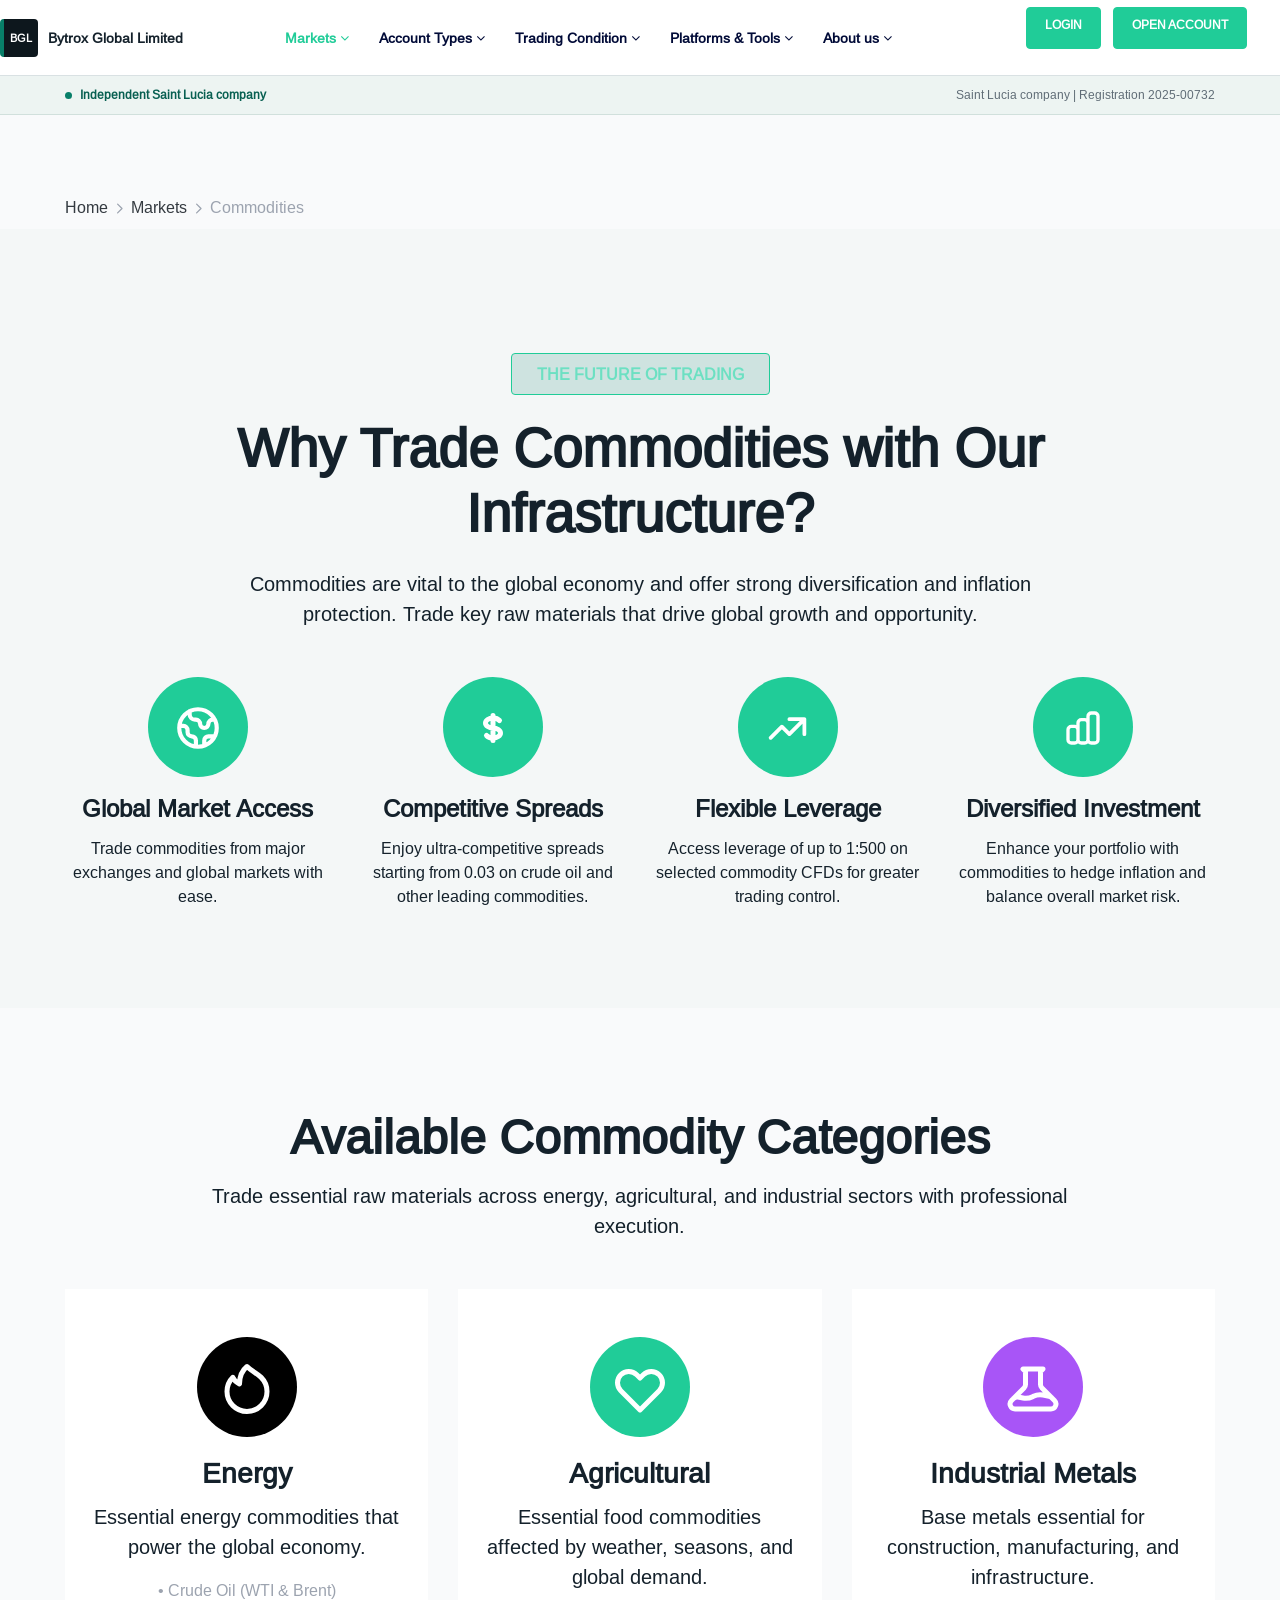
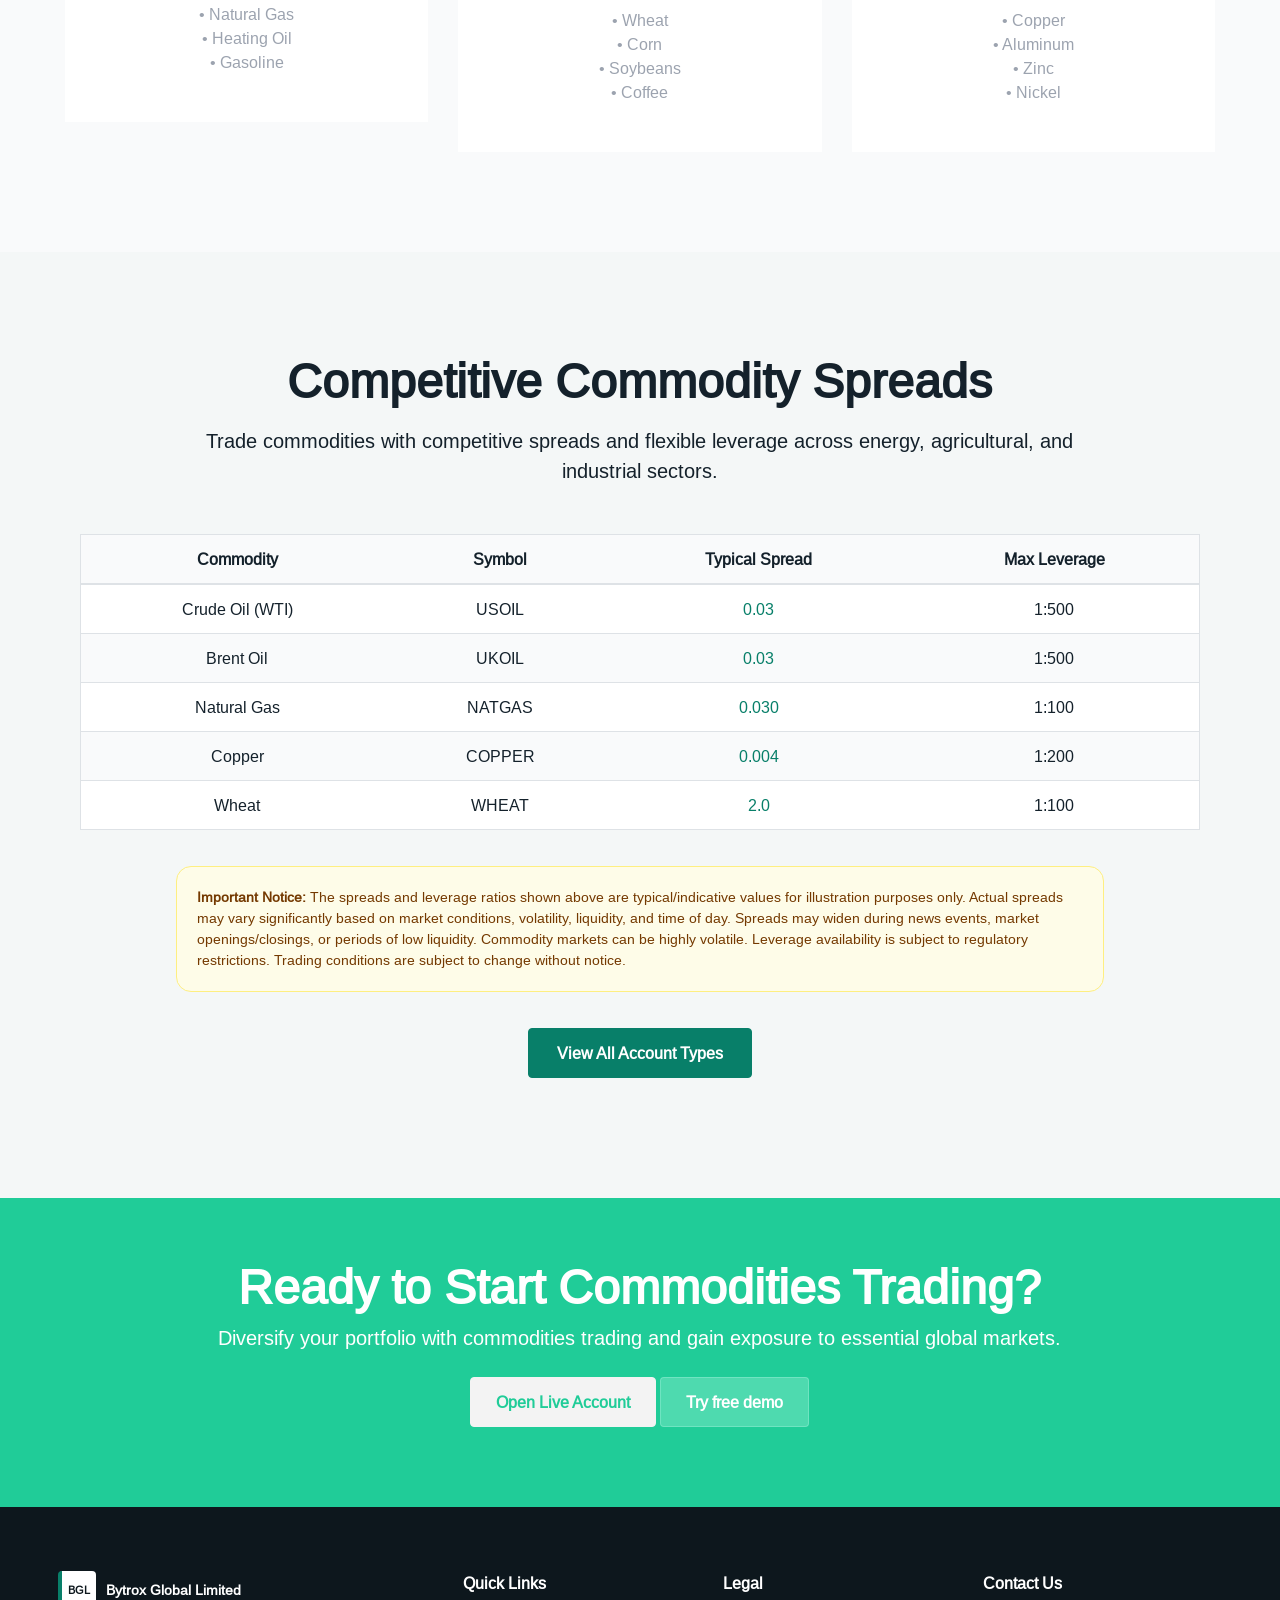
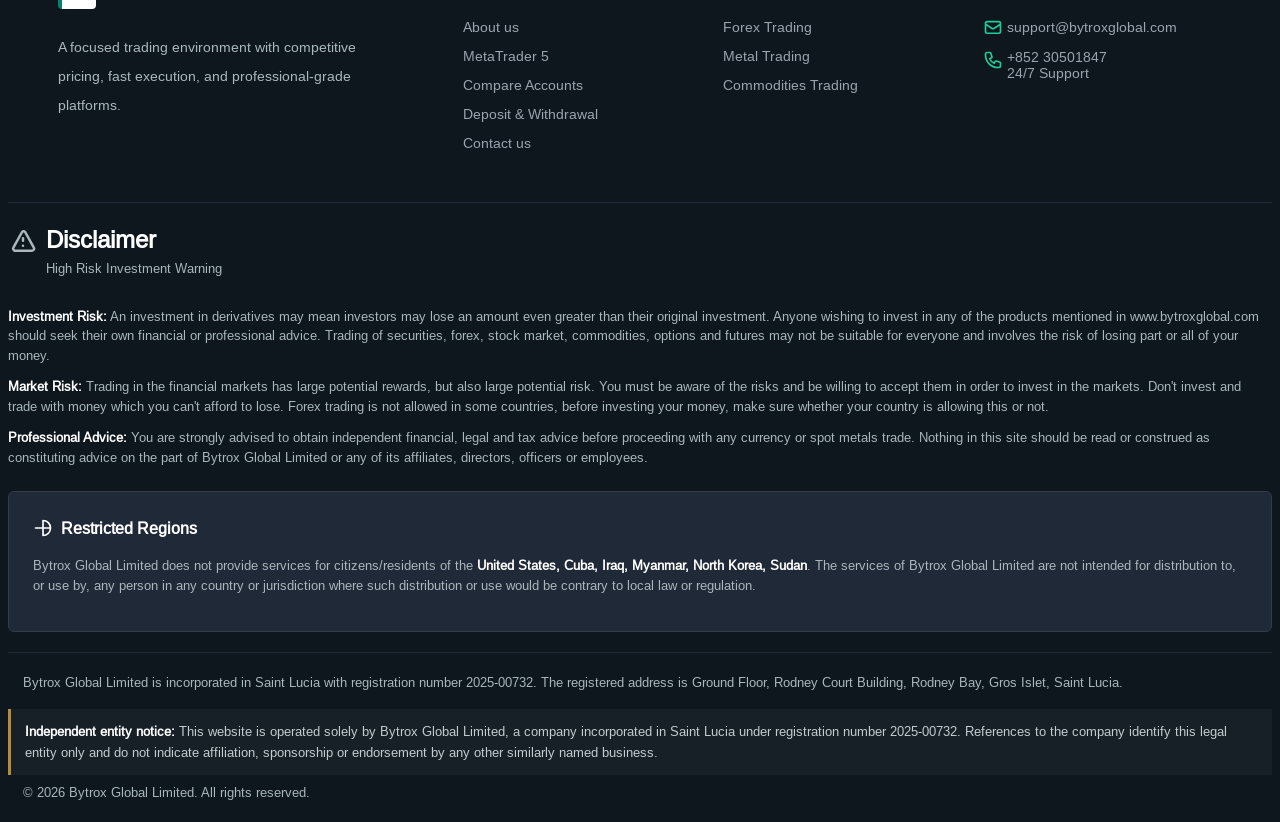
<file: commodities.html>
<!DOCTYPE html>
<html lang="en">
<head>
    <meta charset="UTF-8">
    <meta http-equiv="X-UA-Compatible" content="IE=edge">
    
	<meta name="viewport" content="width=device-width, initial-scale=1.0">
	<title>Commodities CFD Trading | Bytrox Global Limited</title>
	<meta name="description" content="Trade commodity CFDs with Bytrox Global Limited and access key energy and agricultural markets through the MetaTrader 5 platform.">
	<meta name="robots" content="index,follow,max-image-preview:large">
	<meta name="theme-color" content="#0d171d">
	<link rel="canonical" href="https://www.bytroxglobal.com/commodities.html">
	<meta property="og:type" content="website">
	<meta property="og:site_name" content="Bytrox Global Limited">
	<meta property="og:title" content="Commodities CFD Trading | Bytrox Global Limited">
	<meta property="og:description" content="Trade commodity CFDs with Bytrox Global Limited and access key energy and agricultural markets through the MetaTrader 5 platform.">
	<meta property="og:url" content="https://www.bytroxglobal.com/commodities.html">
	<meta property="og:image" content="https://www.bytroxglobal.com/images/index/graph.jpg">
	<meta name="twitter:card" content="summary_large_image">
	<meta name="twitter:title" content="Commodities CFD Trading | Bytrox Global Limited">
	<meta name="twitter:description" content="Trade commodity CFDs with Bytrox Global Limited and access key energy and agricultural markets through the MetaTrader 5 platform.">
	<meta name="twitter:image" content="https://www.bytroxglobal.com/images/index/graph.jpg">
	<link rel="icon" href="/images/favicon.svg" type="image/svg+xml">
    <link href="/css/bootstrap-reboot.min.css" rel="stylesheet"><!--重設所有 CSS -->
	<link href="/css/bootstrap.min.css" rel="stylesheet"><!--Bootstrap 4 CSS -->
	<link href="/css/font-awesome.css" rel="stylesheet">
	<link rel="stylesheet" href="/css/swiper.min.css">
	<link href="/css/style.css?t=2" rel="stylesheet">
</head>
<body>
		<header class="container-fluid header header_bk light-theme" id="header">			
			<div class="row justify-content-center align-items-center">					
				<div class="logo_menu">
				   <a href="index.html" class="logo brand-lockup" aria-label="Bytrox Global Limited home"><span class="brand-mark" aria-hidden="true">BGL</span><span class="brand-name">Bytrox Global Limited</span></a>
				</div>
				<div class="col p-0 menu d-none d-lg-block d-print-block">					 
					 <ul class="nav animenu_nav ">								
						
						<li class="nav-item li1">
							<a href="forex.html"><span>Markets  <i class="fa fa-angle-down"></i></span></a>
							<div class="animenu_nav_child text-left">
								<a href="forex.html" class="d-block">Forex </a>
								<a href="indices.html" class="d-block">Indices </a>
								<a href="commodities.html" class="d-block">Commodities</a>	
								<a href="metal.html" class="d-block">Metals </a>									
							</div>
						</li>
						<li class="nav-item li3">
							<a href="account.html"><span> Account Types  <i class="fa fa-angle-down"></i></span> </a>
							<div class="animenu_nav_child text-left">
								<a href="account.html" class="d-block">Compare Accounts</a>
							</div>	
						</li>
						<li class="nav-item li4">
							<a href="deposit.html"><span> Trading Condition  <i class="fa fa-angle-down"></i></span> </a>
							<div class="animenu_nav_child text-left">
								<a href="deposit.html" class="d-block">Deposit & Withdrawal</a>
								<a href="trading-hours.html" class="d-block">Trading Hours</a>					
							</div>	
						</li>
						<li class="nav-item li2">
							<a href="mt5.html"><span>Platforms & Tools  <i class="fa fa-angle-down"></i></span> </a>
							<div class="animenu_nav_child text-left">
								<a href="mt5.html" class="d-block">MetaTrader 5</a>
								<a href="calendar.html" class="d-block">Economic Calendar</a>
								<!--<a href="copy.html" class="d-block">Copy Trading</a>-->	
							</div>	
						</li>
						
						
						<li class="nav-item li6">
							<a href="about.html"><span>  About us   <i class="fa fa-angle-down"></i></span> </a>
							<div class="animenu_nav_child text-left">
								<a href="about.html" class="d-block"> About us </a>	
								<a href="contact.html" class="d-block"> Contact us </a>	
							</div>	
						</li>
						
					  </ul>
				</div>
				<div class="col pl-0 text-right d-none d-lg-block d-print-block header_menu_right">	
					<div class="top_login" >
						<a href="#" class="btn btn-primary"><strong>LOGIN</strong></a>
						<a href="#" class="btn btn-primary"><strong>OPEN ACCOUNT</strong></a>
					</div>
					
				</div>
				<div class="col pl-0 pr-2 d-lg-none d-block d-print-block">
					 <ul class="flex-column text-right phone_menu">
						<li class="nav-item dropdown text-right">
						  <div class="navbar-toggler nav-link header_bar" data-toggle="collapse" data-target="#navbarToggleExternalContent" aria-controls="navbarToggleExternalContent" aria-expanded="false" aria-label="Toggle navigation">
							  <i class="fa fa-reorder" id="header_bar"></i>
							  <img src="/images/header/close.svg" alt="Close menu" width="20" id="header_bar2" style="display:none;">
						 </div>
						<div class="collapse" id="navbarToggleExternalContent">
							<div class="dropdown-menu" style="display:block">								
								
								<div class="accordion" id="phone_menu">
								  <a href="/" class="phone_logo brand-lockup" aria-label="Bytrox Global Limited home"><span class="brand-mark" aria-hidden="true">BGL</span><span class="brand-name">Bytrox Global Limited</span></a>
								  <div class="card">
									<div class="card-header" id="menu_head_01">
									  <h2 class="mb-0">
										<button class="btn btn-link w-100 collapsed" type="button" data-toggle="collapse" data-target="#menu01" aria-expanded="false" aria-controls="menu01">
										  Markets <span class="fa fa-angle-down float-right"></span>
										</button>
									  </h2>
									</div>
									<div id="menu01" class="collapse" aria-labelledby="menu_head_01" data-parent="#phone_menu" style="">
									  <div class="card-body">
										<a href="forex.html" class="dropdown-item">Forex </a>
										<a href="indices.html" class="dropdown-item">Indices </a>
										<a href="commodities.html" class="dropdown-item">Commodities </a>	
										<a href="metal.html" class="dropdown-item">Metals </a>	
									  </div>
									</div>
									
								  </div>
								  
								   <div class="card">
									<div class="card-header" id="menu_head_03">
									  <h2 class="mb-0">
										<button class="btn btn-link w-100 collapsed" type="button" data-toggle="collapse" data-target="#menu03" aria-expanded="false" aria-controls="menu03">
										 Account Types   <span class="fa fa-angle-down float-right"></span>
										</button>
									  </h2>
									</div>
									<div id="menu03" class="collapse" aria-labelledby="menu_head_03" data-parent="#phone_menu" style="">
									  <div class="card-body">
										<a href="account.html" class="dropdown-item">Compare Accounts </a>											
									  </div>
									</div>
								  </div>
								  <div class="card">
									<div class="card-header" id="menu_head_04">
									  <h2 class="mb-0">
										<button class="btn btn-link w-100 collapsed" type="button" data-toggle="collapse" data-target="#menu04" aria-expanded="false" aria-controls="menu04">
										  Trading Condition   <span class="fa fa-angle-down float-right"></span>
										</button>
									  </h2>
									</div>
									<div id="menu04" class="collapse" aria-labelledby="menu_head_04" data-parent="#phone_menu" style="">
									  <div class="card-body">
										<a href="deposit.html" class="dropdown-item">Deposit & Withdrawal</a>
										<a href="trading-hours.html" class="dropdown-item">Trading Hours</a>								
									  </div>
									</div>
								  </div>
								 <div class="card">
									<div class="card-header" id="menu_head_02">
									  <h2 class="mb-0">
										<button class="btn btn-link w-100 collapsed" type="button" data-toggle="collapse" data-target="#menu02" aria-expanded="false" aria-controls="menu02">
										  Platforms & Tools <span class="fa fa-angle-down float-right"></span>
										</button>
									  </h2>
									</div>
									<div id="menu02" class="collapse" aria-labelledby="menu_head_02" data-parent="#phone_menu" style="">
									  <div class="card-body">
										<a href="mt5.html" class="dropdown-item">MetaTrader 5</a>
										<a href="calendar.html" class="dropdown-item">Economic Calendar</a>
										<a href="copy.html" class="dropdown-item">Copy Trading</a>
									  </div>
									</div>
								  </div>
								  
								  <div class="card">
									<div class="card-header" id="menu_head_06">
									  <h2 class="mb-0">
										<button class="btn btn-link w-100 collapsed" type="button" data-toggle="collapse" data-target="#menu06" aria-expanded="false" aria-controls="menu06">
										  About us  <span class="fa fa-angle-down float-right"></span>
										</button>
									  </h2>
									</div>
									<div id="menu06" class="collapse" aria-labelledby="menu_head_05" data-parent="#phone_menu" style="">
									  <div class="card-body">
										<a href="about.html" class="dropdown-item"> About us </a>	
										<a href="contact.html" class="dropdown-item"> Contact us </a>											
									  </div>
									</div>
								  </div>
								  
								</div>  
								
							</div>
								
							
						  </div>
						</li>						
						<li class="nav-item dropdown float-right">
							<a href="#" class="btn btn-primary phone_top m-0 "><strong>OPEN ACCOUNT</strong></a>
						</li>
					</ul>
				</div>
				
		</div>
	</header>
<div class="identity-strip" role="note" aria-label="Company identity"><div class="container"><span class="identity-status"><strong>Independent Saint Lucia company</strong></span><span class="identity-detail">Saint Lucia company | Registration 2025-00732</span></div></div>



<!-- banner -->
<div class=" container-fluid " style="background: #f9fafb;padding-top:80px;padding-bottom:10px;">
	<div class="container ">
		<div class="row justify-content-center">
			<div class="col-sm-12">
				<a href="/" class="text-dark">Home</a> <svg width="15" fill="none" stroke="#9ca3af" viewBox="0 0 24 24" aria-hidden="true">
                            <path stroke-linecap="round" stroke-linejoin="round" stroke-width="2" d="M9 5l7 7-7 7"></path>
                        </svg>
					<a href="#" class="text-dark">Markets </a> <svg width="15" fill="none" stroke="#9ca3af" viewBox="0 0 24 24" aria-hidden="true">
                            <path stroke-linecap="round" stroke-linejoin="round" stroke-width="2" d="M9 5l7 7-7 7"></path>
                        </svg>
					<a href="#" class="c_grew">Commodities  </a>
			</div>
		</div>
	</div>
</div>
			<div class=" container-fluid maket_header">
				<div class="container ">
					<div class="row justify-content-center">
						<div class="col-sm-9 banner_01_cont pt-4 pb-4 text-center">
							<div class="banner_cont">										
								<h6 class="text_h6">the future of Trading</h6>
								<h1 class="fwb">Why Trade Commodities with Our Infrastructure?</h1>
								<h5 class=" mb-4">Commodities are vital to the global economy and offer strong diversification and inflation protection. Trade key raw materials that drive global growth and opportunity.</h5>
								
							</div>
						</div>
					</div>
					<div class="row justify-content-center">
						<div class="col-sm-3 text-center">
							<div class="forex_svg"><svg width="50" fill="none" stroke="#fff" viewBox="0 0 24 24">
                        <path stroke-linecap="round" stroke-linejoin="round" stroke-width="2" d="M3.055 11H5a2 2 0 012 2v1a2 2 0 002 2 2 2 0 012 2v2.945M8 3.935V5.5A2.5 2.5 0 0010.5 8h.5a2 2 0 012 2 2 2 0 104 0 2 2 0 012-2h1.064M15 20.488V18a2 2 0 012-2h3.064M21 12a9 9 0 11-18 0 9 9 0 0118 0z"></path>
						</svg></div>
							<h4 class="fwb mb-2">Global Market Access</h4>
							<h6>Trade commodities from major exchanges and global markets with ease.</h6>
						</div>						
						<div class="col-sm-3 text-center">
							<div class="forex_svg"><svg width="60" fill="none" stroke="#fff" viewBox="0 0 24 24">
                        <path stroke-linecap="round" stroke-linejoin="round" stroke-width="2" d="M12 8c-1.657 0-3 .895-3 2s1.343 2 3 2 3 .895 3 2-1.343 2-3 2m0-8c1.11 0 2.08.402 2.599 1M12 8V7m0 1v8m0 0v1m0-1c-1.11 0-2.08-.402-2.599-1"></path>
                    </svg></div>
							<h4 class="fwb mb-2">Competitive Spreads</h4>
							<h6>Enjoy ultra-competitive spreads starting from 0.03 on crude oil and other leading commodities.</h6>
						</div>
						<div class="col-sm-3 text-center">
							<div class="forex_svg"><svg width="45" fill="none" stroke="#fff" viewBox="0 0 24 24">
                       <path stroke-linecap="round" stroke-linejoin="round" stroke-width="2" d="M13 7h8m0 0v8m0-8l-8 8-4-4-6 6"></path></svg></div>
							<h4 class="fwb mb-2">Flexible Leverage</h4>
							<h6>Access leverage of up to 1:500 on selected commodity CFDs for greater trading control.</h6>
						</div>
						<div class="col-sm-3 text-center">
							<div class="forex_svg"><svg width="40" fill="none" stroke="#fff" viewBox="0 0 24 24">
                        <path stroke-linecap="round" stroke-linejoin="round" stroke-width="2" d="M9 19v-6a2 2 0 00-2-2H5a2 2 0 00-2 2v6a2 2 0 002 2h2a2 2 0 002-2zm0 0V9a2 2 0 012-2h2a2 2 0 012 2v10m-6 0a2 2 0 002 2h2a2 2 0 002-2m0 0V5a2 2 0 012-2h2a2 2 0 012 2v14a2 2 0 01-2 2h-2a2 2 0 01-2-2z"></path></svg></div>
							<h4 class="fwb mb-2">Diversified Investment</h4>
							<h6>Enhance your portfolio with commodities to hedge inflation and balance overall market risk.</h6>
						</div>
						
						
					</div>
					
				</div>
			</div>
			
	
<!-- banner end -->
<div class=" container-fluid maket_header maket_header" style="background:#f9fafb;">	
	<div class="container ">
		<div class="row m-0  align-items-center justify-content-center">
			<div class="col-sm-10 text-center mb-5">
				<h2 class="fwb mb-3">Available Commodity Categories</h2>
				<h5>Trade essential raw materials across energy, agricultural, and industrial sectors with professional execution.<h5>
			</div>
		</div>
		<div class="row justify-content-center">
			<div class="col-sm-4 text-center">
				<div class=" bg-white pl-4 pr-4 pt-5 pb-5">
					<div class="forex_svg" style="background:#000"><svg width="60" fill="none" stroke="#fff" viewBox="0 0 24 24">
				<path stroke-linecap="round" stroke-linejoin="round" stroke-width="2" d="M17.657 18.657A8 8 0 016.343 7.343S7 9 9 10c0-2 .5-5 2.986-7C14 5 16.09 5.777 17.656 7.343A7.975 7.975 0 0120 13a7.975 7.975 0 01-2.343 5.657z"></path></svg></div>
					<h3 class="fwb mb-2">Energy</h3>
					<h5>Essential energy commodities that power the global economy.</h5>
					<h6 class="c_grew pt-3">• Crude Oil (WTI & Brent)<br>
• Natural Gas<br>
• Heating Oil<br>
• Gasoline</h6>
				</div>	
			</div>	
			<div class="col-sm-4 text-center">
				<div class=" bg-white pl-4 pr-4 pt-5 pb-5">
					<div class="forex_svg" style="background:#20CC98"><svg width="60" fill="none" stroke="#fff" viewBox="0 0 24 24">
				<path stroke-linecap="round" stroke-linejoin="round" stroke-width="2" d="M4.318 6.318a4.5 4.5 0 000 6.364L12 20.364l7.682-7.682a4.5 4.5 0 00-6.364-6.364L12 7.636l-1.318-1.318a4.5 4.5 0 00-6.364 0z"></path></svg></div>
					<h3 class="fwb mb-2">Agricultural</h3>
					<h5>Essential food commodities affected by weather, seasons, and global demand.</h5>
					<h6 class="c_grew pt-3">• Wheat<br>
• Corn<br>
• Soybeans<br>
• Coffee</h6>
				</div>	
			</div>	
			<div class="col-sm-4 text-center">
				<div class=" bg-white pl-4 pr-4 pt-5 pb-5">
					<div class="forex_svg" style="background:#a855f7"><svg width="60" fill="none" stroke="#fff" viewBox="0 0 24 24">
				<path stroke-linecap="round" stroke-linejoin="round" stroke-width="2" d="M19.428 15.428a2 2 0 00-1.022-.547l-2.387-.477a6 6 0 00-3.86.517l-.318.158a6 6 0 01-3.86.517L6.05 15.21a2 2 0 00-1.806.547M8 4h8l-1 1v5.172a2 2 0 00.586 1.414l5 5c1.26 1.26.367 3.414-1.415 3.414H4.828c-1.782 0-2.674-2.154-1.414-3.414l5-5A2 2 0 009 10.172V5L8 4z"></path></svg></div>
					<h3 class="fwb mb-2">Industrial Metals</h3>
					<h5>Base metals essential for construction, manufacturing, and infrastructure.</h5>
					<h6 class="c_grew pt-3">• Copper<br>
• Aluminum<br>
• Zinc<br>
• Nickel</h6>
				</div>	
			</div>	
			
		</div>		
	</div>
</div>	
<div class=" container-fluid maket_header maket_header">	
	<div class="container ">
		<div class="row m-0  align-items-center justify-content-center">
			<div class="col-sm-10 text-center mb-5">
				<h2 class="fwb mb-3">Competitive Commodity Spreads</h2>
				<h5>Trade commodities with competitive spreads and flexible leverage across energy, agricultural, and industrial sectors.<h5>
			</div>
			<div class="col-sm-12 text-center forex_table">
				<table class="table table-borderd border table-striped">
                        <thead class="">
                           <tr>
                                <th scope="col" >Commodity</th>
                                <th scope="col" >Symbol</th>
                                <th scope="col" >Typical Spread</th>
                                <th scope="col" >Max Leverage</th>
                            </tr>
                        </thead>
                        <tbody >
                            <tr>
                                <td >Crude Oil (WTI)</td>
                                <td >USOIL</td>
                                <td class="c_blue">0.03</td>
                                <td >1:500</td>
                            </tr>
                            <tr class="bg-gray-50 dark:bg-gray-800">
                                <td >Brent Oil</td>
                                <td >UKOIL</td>
                                <td class="c_blue">0.03</td>
                                <td >1:500</td>
                            </tr>
                            <tr>
                                <td >Natural Gas</td>
                                <td >NATGAS</td>
                                <td class="c_blue">0.030</td>
                                <td >1:100</td>
                            </tr>
                            <tr class="bg-gray-50 dark:bg-gray-800">
                                <td >Copper</td>
                                <td >COPPER</td>
                                <td class="c_blue">0.004</td>
                                <td >1:200</td>
                            </tr>
                            <tr>
                                <td >Wheat</td>
                                <td >WHEAT</td>
                                <td class="c_blue">2.0</td>
                                <td >1:100</td>
                            </tr>
                        </tbody>
                    </table>
			</div>
			<div class="col-sm-10 ">
				<div class="forex_tip">
					<strong>Important Notice:</strong> The spreads and leverage ratios shown above are typical/indicative values for illustration purposes only. Actual spreads may vary significantly based on market conditions, volatility, liquidity, and time of day. Spreads may widen during news events, market openings/closings, or periods of low liquidity. Commodity markets can be highly volatile. Leverage availability is subject to regulatory restrictions. Trading conditions are subject to change without notice.
				</div>
				
			</div>
			<div class="col-12 banner_btn text-center mt-3">
				<a href="account.html" class="btn btn-primary"><strong>View All Account Types</strong></a>
			</div>
	    </div>	
	</div>
</div>	
	

<div class="container-fluid step_bg" >
	<div class="container  text-center">
		<div class="row m-0 justify-content-center">
			<div class="col-sm-10">
				<div>
					<h2 class="fwb mb-2">Ready to Start Commodities Trading?</h2>
					<h5>Diversify your portfolio with commodities trading and gain exposure to essential global markets.</h5>
				</div>
				<div class="banner_btn mt-4">
					<a href="#" class="btn btn-light2"><strong>Open Live Account</strong></a>
					<a href="#" class="btn btn-light3"><strong>Try free demo</strong></a>
					
				</div>
			</div>
			
		</div>
	</div>
</div>	
<footer class="container-fluid ">	
		<div class="container">
			<div class="row footer">					
				<div class="col-sm pl-0" style="max-width:360px;">					
					<div >
                        <div class="footer-brand-lockup" aria-label="Bytrox Global Limited"><span class="brand-mark" aria-hidden="true">BGL</span><span class="brand-name">Bytrox Global Limited</span></div>
                    </div>					
					
					<div class="pt-4" style="max-width:320px;">A focused trading environment with competitive pricing, fast execution, and professional-grade platforms.</div>
				</div>
				<div class="col-sm  d-none d-lg-block d-md-block d-print-block">
					<div class="row justify-content-around">
						<div class="col-sm-3" style="max-width:300px;">
							<h5 class="mb-2"><strong>Quick Links </strong></h5>
							<a href="about.html" class="d-block"> About us </a>	
							<a href="mt5.html" class="d-block">MetaTrader 5</a>
							<a href="account.html" class="d-block">Compare Accounts </a>	
							<a href="deposit.html" class="d-block">Deposit & Withdrawal</a>
							<a href="contact.html" class="d-block"> Contact us </a>	
						</div>
						<div class="col-sm-3" style="max-width:300px;">
							<h5 class="mb-2"><strong>Legal </strong></h5>
							<a href="forex.html" class="d-block"> Forex Trading</a>
							<a href="metal.html" class="d-block"> Metal Trading</a>
							<a href="commodities.html" class="d-block">  Commodities Trading</a>
						</div>
						
						
						<div class="col-sm-3" style="max-width:300px;">
							<h5 class="mb-2"><strong>Contact Us </strong></h5>
							<a href="mailto:support@bytroxglobal.com" class="d-flex mb-2">
								<svg width="20px" fill="none" stroke="#20CC98" viewBox="0 0 24 24">
									<path stroke-linecap="round" stroke-linejoin="round" stroke-width="2" d="M3 8l7.89 5.26a2 2 0 002.22 0L21 8M5 19h14a2 2 0 002-2V7a2 2 0 00-2-2H5a2 2 0 00-2 2v10a2 2 0 002 2z"></path>
								</svg>
								<span class="pl-1">support@bytroxglobal.com</span>
							</a>
							<a href="tel:+85230501847" class="d-flex align-items-start">
								<svg width="20px" fill="none" stroke="#20CC98" viewBox="0 0 24 24">
									<path stroke-linecap="round" stroke-linejoin="round" stroke-width="2" d="M3 5a2 2 0 012-2h3.28a1 1 0 01.948.684l1.498 4.493a1 1 0 01-.502 1.21l-2.257 1.13a11.042 11.042 0 005.516 5.516l1.13-2.257a1 1 0 011.21-.502l4.493 1.498a1 1 0 01.684.949V19a2 2 0 01-2 2h-1C9.716 21 3 14.284 3 6V5z"></path>
								</svg>
								<div style="line-height:1.1;" class="pl-1">+852 30501847<br>24/7 Support</div>
							</a>	
						</div>
						
						
						
					</div>
				</div>
				
		</div>
		</div>
        
		<div class="footer2 text-warp row ">
        	
           
                <div class="">
					<hr>
					<div class="d-flex align-items-start mb-3">
						<svg class="mr-2 mt-1" width="30px" fill="none" stroke="currentColor" viewBox="0 0 24 24">
							<path stroke-linecap="round" stroke-linejoin="round" stroke-width="2" d="M12 9v2m0 4h.01m-6.938 4h13.856c1.54 0 2.502-1.667 1.732-2.5L13.732 4c-.77-.833-1.732-.833-2.5 0L4.314 16.5c-.77.833.192 2.5 1.732 2.5z"></path>
						</svg>
						<div>
							<h4 class="fwb">Disclaimer</h4>
							<p class="text-gray-400 font-semibold">High Risk Investment Warning</p>
						</div>
					</div>
					<div class="space-y-4 text-sm text-gray-400 leading-relaxed">
						<p>
							<strong class="text-gray-200">Investment Risk:</strong> An investment in derivatives may mean investors may lose an amount even greater than their original investment. Anyone wishing to invest in any of the products mentioned in www.bytroxglobal.com should seek their own financial or professional advice. Trading of securities, forex, stock market, commodities, options and futures may not be suitable for everyone and involves the risk of losing part or all of your money.
						</p>

						<p>
							<strong class="text-gray-200">Market Risk:</strong> Trading in the financial markets has large potential rewards, but also large potential risk. You must be aware of the risks and be willing to accept them in order to invest in the markets. Don't invest and trade with money which you can't afford to lose. Forex trading is not allowed in some countries, before investing your money, make sure whether your country is allowing this or not.
						</p>

						<p>
							<strong class="text-gray-200">Professional Advice:</strong> You are strongly advised to obtain independent financial, legal and tax advice before proceeding with any currency or spot metals trade. Nothing in this site should be read or construed as constituting advice on the part of Bytrox Global Limited or any of its affiliates, directors, officers or employees.
						</p>

						<div class="p-4 mt-4 mb-2 border">
							<h6 class="d-flex align-items-center fwb mb-3">
								<svg class="mr-2" width="20px" fill="none" stroke="currentColor" viewBox="0 0 24 24">
									<path stroke-linecap="round" stroke-linejoin="round" stroke-width="2" d="M21 12a9 9 0 01-9 9m9-9a9 9 0 00-9-9m9 9H3m9 9v-9m0-9v9"></path>
								</svg>
								Restricted Regions
							</h6>
							<p class="">
								Bytrox Global Limited does not provide services for citizens/residents of the <strong class="text-gray-200">United States, Cuba, Iraq, Myanmar, North Korea, Sudan</strong>. The services of Bytrox Global Limited are not intended for distribution to, or use by, any person in any country or jurisdiction where such distribution or use would be contrary to local law or regulation.
							</p>
						</div>
					</div>
					<hr>
				</div>
				<p class="col-sm-12 mb-2">Bytrox Global Limited is incorporated in Saint Lucia with registration number 2025-00732. The registered address is Ground Floor, Rodney Court Building, Rodney Bay, Gros Islet, Saint Lucia.</p>
				<p class="col-sm-12 mb-2 independent-disclosure" data-nosnippet><strong>Independent entity notice:</strong> This website is operated solely by Bytrox Global Limited, a company incorporated in Saint Lucia under registration number 2025-00732. References to the company identify this legal entity only and do not indicate affiliation, sponsorship or endorsement by any other similarly named business.</p>
				<p class="col-sm-12 pb-2">&copy; 2026 Bytrox Global Limited. All rights reserved.</p>
				
				
					
        </div>
		
		
		
	</footer>
	<script src="/js/jquery-3.1.1.min.js"></script>
	<script src="/js/popper.min.js"></script>
	<script src="/js/bootstrap.min.js"></script>
	<script src="/js/swiper-bundle.js"></script>
	<script src="/js/isScroll.js"></script>
	<script src="/js/style.js"></script>
	<script src="/js/echarts.min.js"></script> 	
	
	<script>
	var chkcomhk=window.location.href;
if(chkcomhk.indexOf("forex.html")>-1){
	$(".li1").addClass("active");
}else if(chkcomhk.indexOf("indices.html")>-1){
	$(".li1").addClass("active");
}else if(chkcomhk.indexOf("commodities.html")>-1){
	$(".li1").addClass("active");
}else if(chkcomhk.indexOf("metal.html")>-1){
	$(".li1").addClass("active");
}else if(chkcomhk.indexOf("mt5.html")>-1){
	$(".li2").addClass("active");
}else if(chkcomhk.indexOf("calendar.html")>-1){
	$(".li2").addClass("active");
}else if(chkcomhk.indexOf("account.html")>-1){
	$(".li3").addClass("active");
}else if(chkcomhk.indexOf("deposit.html")>-1){
	$(".li4").addClass("active");
}else if(chkcomhk.indexOf("trading-hours.html")>-1){
	$(".li4").addClass("active");
}else if(chkcomhk.indexOf("copy.html")>-1){
	$(".li4").addClass("active");
}else if(chkcomhk.indexOf("partnership.html")>-1){
	$(".li5").addClass("active");
}else if(chkcomhk.indexOf("about.html")>-1){
	$(".li6").addClass("active");
}else if(chkcomhk.indexOf("contact.html")>-1){
	$(".li6").addClass("active");
}
</script>
	</body>
</html>
</file>
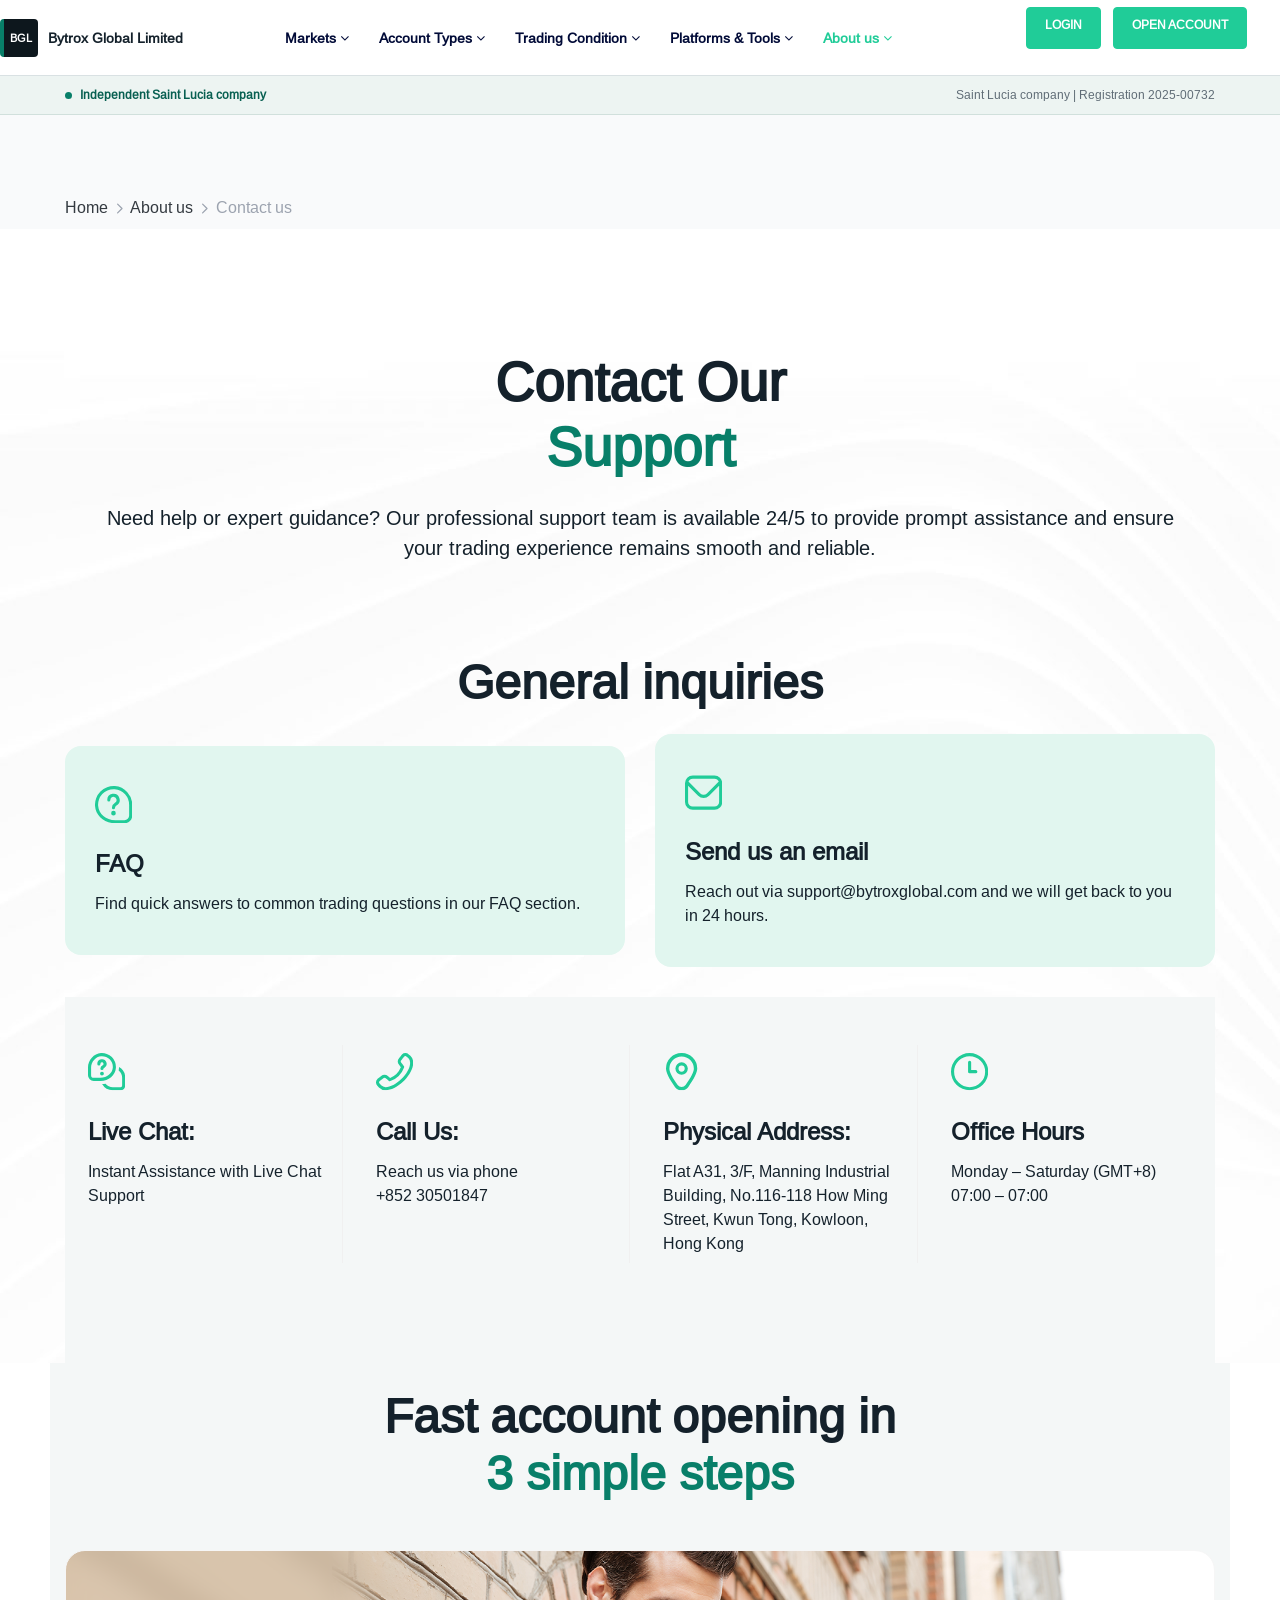
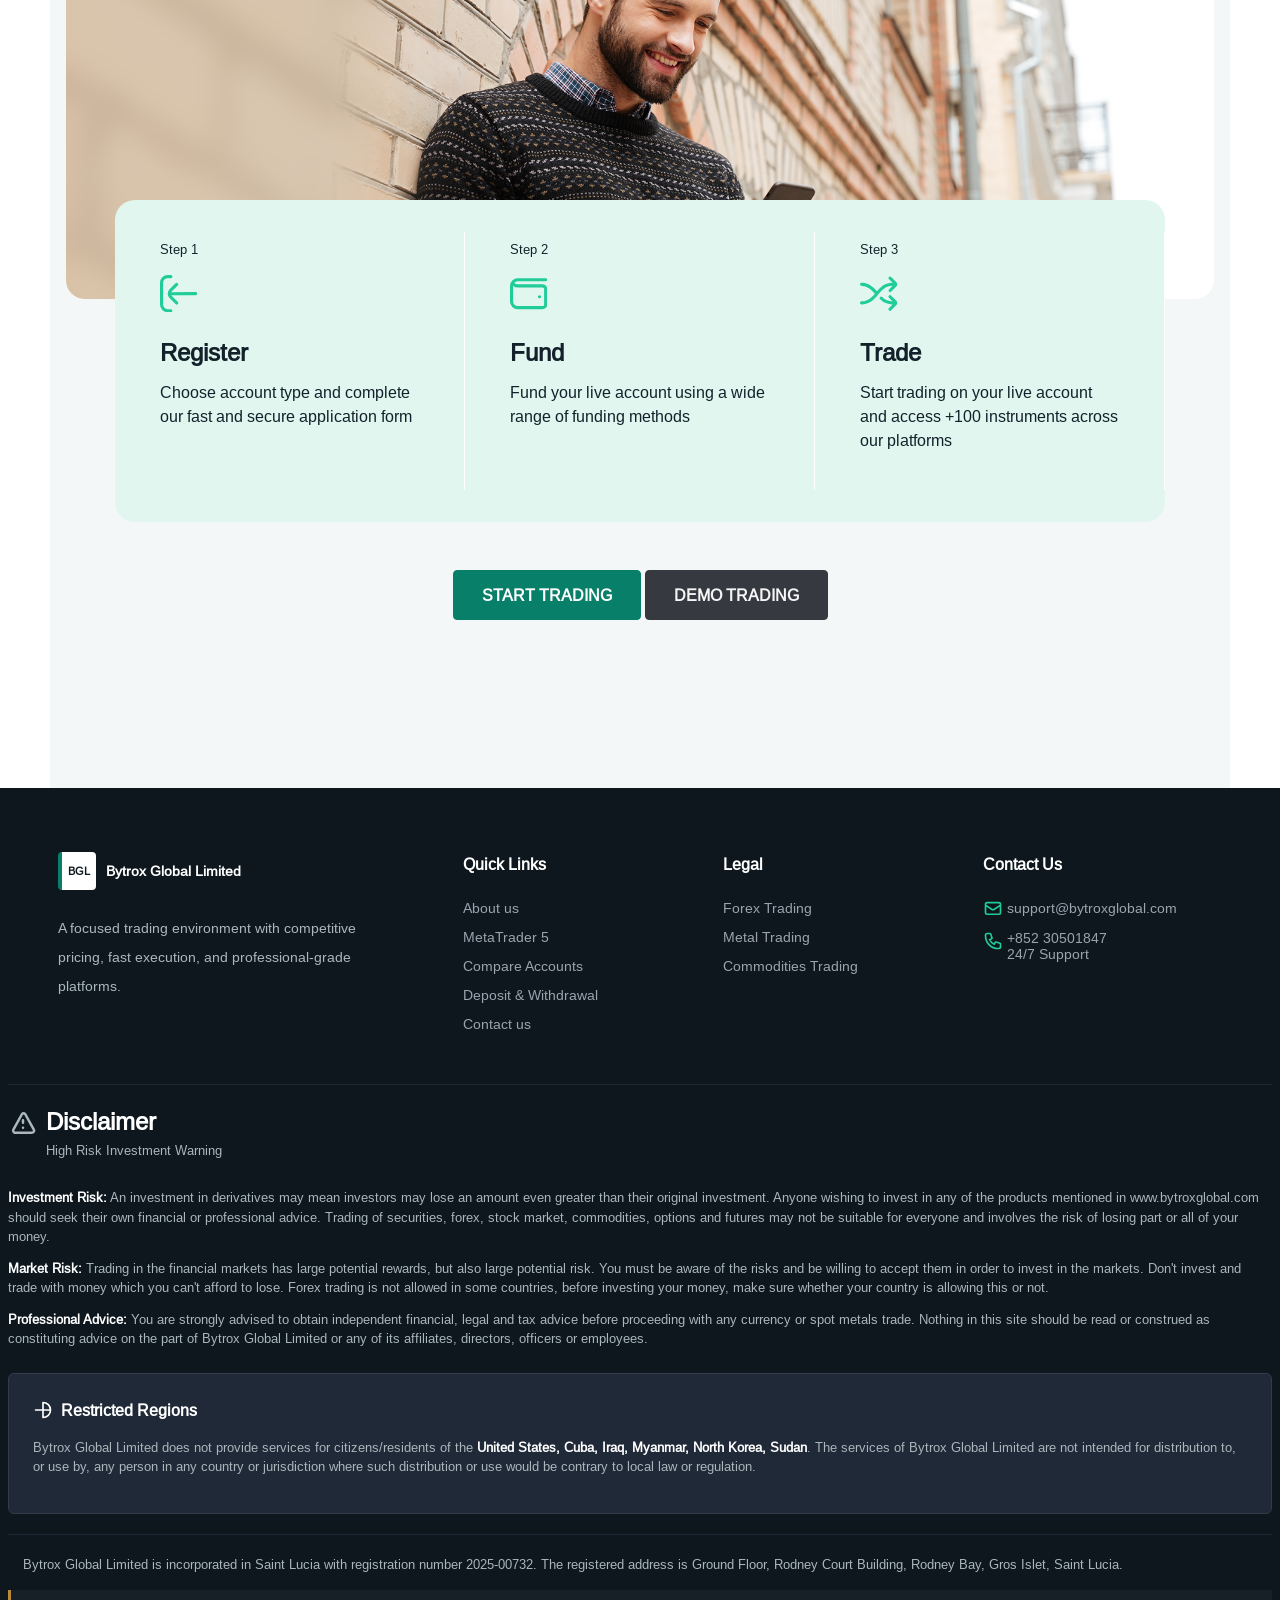
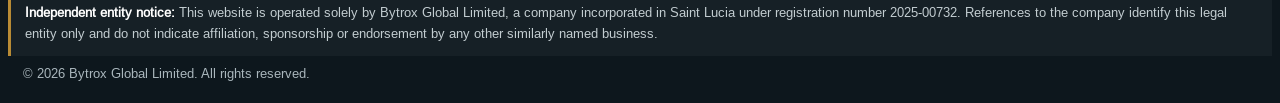
<file: contact.html>
<!DOCTYPE html>
<html lang="en">
<head>
    <meta charset="UTF-8">
    <meta http-equiv="X-UA-Compatible" content="IE=edge">
    
	<meta name="viewport" content="width=device-width, initial-scale=1.0">
	<title>Contact Bytrox Global Limited | Trading Support</title>
	<meta name="description" content="Contact Bytrox Global Limited for account, platform and trading support. Our support team is available around the clock.">
	<meta name="robots" content="index,follow,max-image-preview:large">
	<meta name="theme-color" content="#0d171d">
	<link rel="canonical" href="https://www.bytroxglobal.com/contact.html">
	<meta property="og:type" content="website">
	<meta property="og:site_name" content="Bytrox Global Limited">
	<meta property="og:title" content="Contact Bytrox Global Limited | Trading Support">
	<meta property="og:description" content="Contact Bytrox Global Limited for account, platform and trading support. Our support team is available around the clock.">
	<meta property="og:url" content="https://www.bytroxglobal.com/contact.html">
	<meta property="og:image" content="https://www.bytroxglobal.com/images/index/graph.jpg">
	<meta name="twitter:card" content="summary_large_image">
	<meta name="twitter:title" content="Contact Bytrox Global Limited | Trading Support">
	<meta name="twitter:description" content="Contact Bytrox Global Limited for account, platform and trading support. Our support team is available around the clock.">
	<meta name="twitter:image" content="https://www.bytroxglobal.com/images/index/graph.jpg">
	<link rel="icon" href="/images/favicon.svg" type="image/svg+xml">
    <link href="/css/bootstrap-reboot.min.css" rel="stylesheet"><!--重設所有 CSS -->
	<link href="/css/bootstrap.min.css" rel="stylesheet"><!--Bootstrap 4 CSS -->
	<link href="/css/font-awesome.css" rel="stylesheet">
	<link rel="stylesheet" href="/css/swiper.min.css">
	<link href="/css/style.css?t=2" rel="stylesheet">
</head>
<body>
		<header class="container-fluid header header_bk light-theme" id="header">			
			<div class="row justify-content-center align-items-center">					
				<div class="logo_menu">
				   <a href="index.html" class="logo brand-lockup" aria-label="Bytrox Global Limited home"><span class="brand-mark" aria-hidden="true">BGL</span><span class="brand-name">Bytrox Global Limited</span></a>
				</div>
				<div class="col p-0 menu d-none d-lg-block d-print-block">					 
					 <ul class="nav animenu_nav ">								
						
						<li class="nav-item li1">
							<a href="forex.html"><span>Markets  <i class="fa fa-angle-down"></i></span></a>
							<div class="animenu_nav_child text-left">
								<a href="forex.html" class="d-block">Forex </a>
								<a href="indices.html" class="d-block">Indices </a>
								<a href="commodities.html" class="d-block">Commodities</a>	
								<a href="metal.html" class="d-block">Metals </a>									
							</div>
						</li>
						<li class="nav-item li3">
							<a href="account.html"><span> Account Types  <i class="fa fa-angle-down"></i></span> </a>
							<div class="animenu_nav_child text-left">
								<a href="account.html" class="d-block">Compare Accounts</a>
							</div>	
						</li>
						<li class="nav-item li4">
							<a href="deposit.html"><span> Trading Condition  <i class="fa fa-angle-down"></i></span> </a>
							<div class="animenu_nav_child text-left">
								<a href="deposit.html" class="d-block">Deposit & Withdrawal</a>
								<a href="trading-hours.html" class="d-block">Trading Hours</a>					
							</div>	
						</li>
						<li class="nav-item li2">
							<a href="mt5.html"><span>Platforms & Tools  <i class="fa fa-angle-down"></i></span> </a>
							<div class="animenu_nav_child text-left">
								<a href="mt5.html" class="d-block">MetaTrader 5</a>
								<a href="calendar.html" class="d-block">Economic Calendar</a>
								<!--<a href="copy.html" class="d-block">Copy Trading</a>-->	
							</div>	
						</li>
						
						
						<li class="nav-item li6">
							<a href="about.html"><span>  About us   <i class="fa fa-angle-down"></i></span> </a>
							<div class="animenu_nav_child text-left">
								<a href="about.html" class="d-block"> About us </a>	
								<a href="contact.html" class="d-block"> Contact us </a>	
							</div>	
						</li>
						
					  </ul>
				</div>
				<div class="col pl-0 text-right d-none d-lg-block d-print-block header_menu_right">	
					<div class="top_login" >
						<a href="#" class="btn btn-primary"><strong>LOGIN</strong></a>
						<a href="#" class="btn btn-primary"><strong>OPEN ACCOUNT</strong></a>
					</div>
					
				</div>
				<div class="col pl-0 pr-2 d-lg-none d-block d-print-block">
					 <ul class="flex-column text-right phone_menu">
						<li class="nav-item dropdown text-right">
						  <div class="navbar-toggler nav-link header_bar" data-toggle="collapse" data-target="#navbarToggleExternalContent" aria-controls="navbarToggleExternalContent" aria-expanded="false" aria-label="Toggle navigation">
							  <i class="fa fa-reorder" id="header_bar"></i>
							  <img src="/images/header/close.svg" alt="Close menu" width="20" id="header_bar2" style="display:none;">
						 </div>
						<div class="collapse" id="navbarToggleExternalContent">
							<div class="dropdown-menu" style="display:block">								
								
								<div class="accordion" id="phone_menu">
								  <a href="/" class="phone_logo brand-lockup" aria-label="Bytrox Global Limited home"><span class="brand-mark" aria-hidden="true">BGL</span><span class="brand-name">Bytrox Global Limited</span></a>
								  <div class="card">
									<div class="card-header" id="menu_head_01">
									  <h2 class="mb-0">
										<button class="btn btn-link w-100 collapsed" type="button" data-toggle="collapse" data-target="#menu01" aria-expanded="false" aria-controls="menu01">
										  Markets <span class="fa fa-angle-down float-right"></span>
										</button>
									  </h2>
									</div>
									<div id="menu01" class="collapse" aria-labelledby="menu_head_01" data-parent="#phone_menu" style="">
									  <div class="card-body">
										<a href="forex.html" class="dropdown-item">Forex </a>
										<a href="indices.html" class="dropdown-item">Indices </a>
										<a href="commodities.html" class="dropdown-item">Commodities </a>	
										<a href="metal.html" class="dropdown-item">Metals </a>	
									  </div>
									</div>
									
								  </div>
								  
								   <div class="card">
									<div class="card-header" id="menu_head_03">
									  <h2 class="mb-0">
										<button class="btn btn-link w-100 collapsed" type="button" data-toggle="collapse" data-target="#menu03" aria-expanded="false" aria-controls="menu03">
										 Account Types   <span class="fa fa-angle-down float-right"></span>
										</button>
									  </h2>
									</div>
									<div id="menu03" class="collapse" aria-labelledby="menu_head_03" data-parent="#phone_menu" style="">
									  <div class="card-body">
										<a href="account.html" class="dropdown-item">Compare Accounts </a>											
									  </div>
									</div>
								  </div>
								  <div class="card">
									<div class="card-header" id="menu_head_04">
									  <h2 class="mb-0">
										<button class="btn btn-link w-100 collapsed" type="button" data-toggle="collapse" data-target="#menu04" aria-expanded="false" aria-controls="menu04">
										  Trading Condition   <span class="fa fa-angle-down float-right"></span>
										</button>
									  </h2>
									</div>
									<div id="menu04" class="collapse" aria-labelledby="menu_head_04" data-parent="#phone_menu" style="">
									  <div class="card-body">
										<a href="deposit.html" class="dropdown-item">Deposit & Withdrawal</a>
										<a href="trading-hours.html" class="dropdown-item">Trading Hours</a>								
									  </div>
									</div>
								  </div>
								 <div class="card">
									<div class="card-header" id="menu_head_02">
									  <h2 class="mb-0">
										<button class="btn btn-link w-100 collapsed" type="button" data-toggle="collapse" data-target="#menu02" aria-expanded="false" aria-controls="menu02">
										  Platforms & Tools <span class="fa fa-angle-down float-right"></span>
										</button>
									  </h2>
									</div>
									<div id="menu02" class="collapse" aria-labelledby="menu_head_02" data-parent="#phone_menu" style="">
									  <div class="card-body">
										<a href="mt5.html" class="dropdown-item">MetaTrader 5</a>
										<a href="calendar.html" class="dropdown-item">Economic Calendar</a>
										<a href="copy.html" class="dropdown-item">Copy Trading</a>
									  </div>
									</div>
								  </div>
								  
								  <div class="card">
									<div class="card-header" id="menu_head_06">
									  <h2 class="mb-0">
										<button class="btn btn-link w-100 collapsed" type="button" data-toggle="collapse" data-target="#menu06" aria-expanded="false" aria-controls="menu06">
										  About us  <span class="fa fa-angle-down float-right"></span>
										</button>
									  </h2>
									</div>
									<div id="menu06" class="collapse" aria-labelledby="menu_head_05" data-parent="#phone_menu" style="">
									  <div class="card-body">
										<a href="about.html" class="dropdown-item"> About us </a>	
										<a href="contact.html" class="dropdown-item"> Contact us </a>											
									  </div>
									</div>
								  </div>
								  
								</div>  
								
							</div>
								
							
						  </div>
						</li>						
						<li class="nav-item dropdown float-right">
							<a href="#" class="btn btn-primary phone_top m-0 "><strong>OPEN ACCOUNT</strong></a>
						</li>
					</ul>
				</div>
				
		</div>
	</header>
<div class="identity-strip" role="note" aria-label="Company identity"><div class="container"><span class="identity-status"><strong>Independent Saint Lucia company</strong></span><span class="identity-detail">Saint Lucia company | Registration 2025-00732</span></div></div>



<!-- banner -->
<div class=" container-fluid " style="background: #f9fafb;padding-top:80px;padding-bottom:10px;">
	<div class="container ">
		<div class="row justify-content-center">
			<div class="col-sm-12">
				<a href="/" class="text-dark">Home</a> <svg width="15" fill="none" stroke="#9ca3af" viewBox="0 0 24 24" aria-hidden="true">
                            <path stroke-linecap="round" stroke-linejoin="round" stroke-width="2" d="M9 5l7 7-7 7"></path>
                        </svg>
					<a href="#" class="text-dark">About us </a> <svg width="15" fill="none" stroke="#9ca3af" viewBox="0 0 24 24" aria-hidden="true">
                            <path stroke-linecap="round" stroke-linejoin="round" stroke-width="2" d="M9 5l7 7-7 7"></path>
                        </svg>
					<a href="#" class="c_grew">Contact us</a>
			</div>
		</div>
	</div>
</div>
		<div class="container-fluid p-0">
		  <div class="contact_banner  position-relative">
			<div class=" container-fluid">
				<div class="container ">
					<div class="row align-items-center">
						<div class="col-sm-12 banner_01_cont">
							<div class="banner_cont text-center">
								<h1 class="fwb">Contact Our<br> <span class="c_blue">Support</span></h1>
								<h5>Need help or expert guidance? Our professional support team is available 24/5 to provide prompt assistance and ensure your trading experience remains smooth and reliable.</h5>
							</div>
						</div>
						<div class="col-sm-12 ">
							<div class="text-center">
								<h2 class="fwb pb-4">General inquiries</h2>
							</div>
						</div>
						<div class="col-sm-6">
							<div class="deposit_bg">
								<svg fill="#20CC98" width="37.236" height="37.297" role="img" aria-hidden="true"><use href="/images/index/icons.svg#faq"></use></svg>
								<h4 class="fwb mb-2 mt-4">FAQ</h4>
								<h6 class="">Find quick answers to common trading questions in our FAQ section.</h6>
							</div>				
						</div>
						<div class="col-sm-6">
							<div class="deposit_bg">
								<svg fill="#20CC98" width="37.236" height="37.297" role="img" aria-hidden="true"><use href="/images/index/icons.svg#email"></use></svg>
								<h4 class="fwb mb-2 mt-4">Send us an email </h4>
								<h6 class="">Reach out via support@bytroxglobal.com and we will get back to you in 24 hours.</h6>
							</div>				
						</div>
					</div>
					<div class="row maket_header ml-0 mr-0 pt-5 Contact_bg">
						<div class="col-sm-3">
							<div class="p-2">
								<svg fill="#20CC98" width="37.236" height="37.297" role="img" aria-hidden="true"><use href="/images/index/icons.svg#live-chat"></use></svg>
								<h4 class="fwb mb-2 mt-4">Live Chat:</h4>
								<h6 class="">Instant Assistance with Live Chat Support</h6>
							</div>				
						</div>
						<div class="col-sm-3">
							<div class="p-2">
								<svg fill="#20CC98" width="37.236" height="37.297" role="img" aria-hidden="true"><use href="/images/index/icons.svg#call-us"></use></svg>
								<h4 class="fwb mb-2 mt-4">Call Us:</h4>
								<h6 class="">Reach us via phone <br>+852 30501847</h6>
							</div>				
						</div>
						<div class="col-sm-3">
							<div class="p-2">
								<svg fill="#20CC98" width="37.236" height="37.297" role="img" aria-hidden="true"><use href="/images/index/icons.svg#office-address"></use></svg>
								<h4 class="fwb mb-2 mt-4">Physical Address:</h4>
								<h6 class="">Flat A31, 3/F, Manning Industrial Building, No.116-118 How Ming Street, Kwun Tong, Kowloon, Hong Kong</h6>
							</div>				
						</div>
						<div class="col-sm-3">
							<div class="p-2">
								<svg fill="#20CC98" width="37.236" height="37.297" role="img" aria-hidden="true"><use href="/images/index/icons.svg#office-hours"></use></svg>
								<h4 class="fwb mb-2 mt-4">Office Hours</h4>
								<h6 class="">Monday – Saturday (GMT+8) <br>07:00 – 07:00</h6>
							</div>				
						</div>
						
					</div>
					
				</div>
			</div>
			
		  </div>
		</div>
<div class=" container-fluid">
	<div class="container ">
		<div class="row align-items-center">
			<div class="col-sm-12 maket_header pt-4">
				<div class="text-center">
					<h2 class="fwb pb-5">Fast account opening in <br><span class="c_blue">3 simple steps</span></h2>
				</div>
				<div class="deposit_step_bg"></div>
				<div class="row deposit_step_cont">
					<div class="col-sm-4">
						<div class="deposit_bg">
							<p class="small">Step 1</p>
							<svg fill="#20CC98" width="37.236" height="37.297" role="img" aria-hidden="true"><use href="/images/index/icons.svg#enter"></use></svg>
							<h4 class="fwb mb-2 mt-4">Register</h4>
							<h6 class="">Choose account type and complete our fast and secure application form</h6>
						</div>	
					</div>
					<div class="col-sm-4">
						<div class="deposit_bg">
							<p class="small">Step 2</p>
							<svg fill="#20CC98" width="37.236" height="37.297" role="img" aria-hidden="true"><use href="/images/index/icons.svg#wallet"></use></svg>
							<h4 class="fwb mb-2 mt-4">Fund</h4>
							<h6 class="">Fund your live account using a wide range of funding methods</h6>
						</div>	
					</div>
					<div class="col-sm-4">
						<div class="deposit_bg">
							<p class="small">Step 3</p>
							<svg fill="#20CC98" width="37.236" height="37.297" role="img" aria-hidden="true"><use href="/images/index/icons.svg#shuffle"></use></svg>
							<h4 class="fwb mb-2 mt-4">Trade</h4>
							<h6 class="">Start trading on your live account and access +100 instruments across our platforms</h6>
						</div>	
					</div>
					
				</div>
				<div class="col-12 pt-5 pb-5 banner_btn text-center">											
						<a href="#" class="btn btn-primary"><strong>START TRADING</strong></a>
						<a href="#" class="btn btn-primary2"><strong>DEMO TRADING</strong></a>				
					</div>
			</div>	
		</div>
	</div>
</div>
			
		 
<!-- banner end -->
<footer class="container-fluid ">	
		<div class="container">
			<div class="row footer">					
				<div class="col-sm pl-0" style="max-width:360px;">					
					<div >
                        <div class="footer-brand-lockup" aria-label="Bytrox Global Limited"><span class="brand-mark" aria-hidden="true">BGL</span><span class="brand-name">Bytrox Global Limited</span></div>
                    </div>					
					
					<div class="pt-4" style="max-width:320px;">A focused trading environment with competitive pricing, fast execution, and professional-grade platforms.</div>
				</div>
				<div class="col-sm  d-none d-lg-block d-md-block d-print-block">
					<div class="row justify-content-around">
						<div class="col-sm-3" style="max-width:300px;">
							<h5 class="mb-2"><strong>Quick Links </strong></h5>
							<a href="about.html" class="d-block"> About us </a>	
							<a href="mt5.html" class="d-block">MetaTrader 5</a>
							<a href="account.html" class="d-block">Compare Accounts </a>	
							<a href="deposit.html" class="d-block">Deposit & Withdrawal</a>
							<a href="contact.html" class="d-block"> Contact us </a>	
						</div>
						<div class="col-sm-3" style="max-width:300px;">
							<h5 class="mb-2"><strong>Legal </strong></h5>
							<a href="forex.html" class="d-block"> Forex Trading</a>
							<a href="metal.html" class="d-block"> Metal Trading</a>
							<a href="commodities.html" class="d-block">  Commodities Trading</a>
						</div>
						
						
						<div class="col-sm-3" style="max-width:300px;">
							<h5 class="mb-2"><strong>Contact Us </strong></h5>
							<a href="mailto:support@bytroxglobal.com" class="d-flex mb-2">
								<svg width="20px" fill="none" stroke="#20CC98" viewBox="0 0 24 24">
									<path stroke-linecap="round" stroke-linejoin="round" stroke-width="2" d="M3 8l7.89 5.26a2 2 0 002.22 0L21 8M5 19h14a2 2 0 002-2V7a2 2 0 00-2-2H5a2 2 0 00-2 2v10a2 2 0 002 2z"></path>
								</svg>
								<span class="pl-1">support@bytroxglobal.com</span>
							</a>
							<a href="tel:+85230501847" class="d-flex align-items-start">
								<svg width="20px" fill="none" stroke="#20CC98" viewBox="0 0 24 24">
									<path stroke-linecap="round" stroke-linejoin="round" stroke-width="2" d="M3 5a2 2 0 012-2h3.28a1 1 0 01.948.684l1.498 4.493a1 1 0 01-.502 1.21l-2.257 1.13a11.042 11.042 0 005.516 5.516l1.13-2.257a1 1 0 011.21-.502l4.493 1.498a1 1 0 01.684.949V19a2 2 0 01-2 2h-1C9.716 21 3 14.284 3 6V5z"></path>
								</svg>
								<div style="line-height:1.1;" class="pl-1">+852 30501847<br>24/7 Support</div>
							</a>	
						</div>
						
						
						
					</div>
				</div>
				
		</div>
		</div>
        
		<div class="footer2 text-warp row ">
        	
           
                <div class="">
					<hr>
					<div class="d-flex align-items-start mb-3">
						<svg class="mr-2 mt-1" width="30px" fill="none" stroke="currentColor" viewBox="0 0 24 24">
							<path stroke-linecap="round" stroke-linejoin="round" stroke-width="2" d="M12 9v2m0 4h.01m-6.938 4h13.856c1.54 0 2.502-1.667 1.732-2.5L13.732 4c-.77-.833-1.732-.833-2.5 0L4.314 16.5c-.77.833.192 2.5 1.732 2.5z"></path>
						</svg>
						<div>
							<h4 class="fwb">Disclaimer</h4>
							<p class="text-gray-400 font-semibold">High Risk Investment Warning</p>
						</div>
					</div>
					<div class="space-y-4 text-sm text-gray-400 leading-relaxed">
						<p>
							<strong class="text-gray-200">Investment Risk:</strong> An investment in derivatives may mean investors may lose an amount even greater than their original investment. Anyone wishing to invest in any of the products mentioned in www.bytroxglobal.com should seek their own financial or professional advice. Trading of securities, forex, stock market, commodities, options and futures may not be suitable for everyone and involves the risk of losing part or all of your money.
						</p>

						<p>
							<strong class="text-gray-200">Market Risk:</strong> Trading in the financial markets has large potential rewards, but also large potential risk. You must be aware of the risks and be willing to accept them in order to invest in the markets. Don't invest and trade with money which you can't afford to lose. Forex trading is not allowed in some countries, before investing your money, make sure whether your country is allowing this or not.
						</p>

						<p>
							<strong class="text-gray-200">Professional Advice:</strong> You are strongly advised to obtain independent financial, legal and tax advice before proceeding with any currency or spot metals trade. Nothing in this site should be read or construed as constituting advice on the part of Bytrox Global Limited or any of its affiliates, directors, officers or employees.
						</p>

						<div class="p-4 mt-4 mb-2 border">
							<h6 class="d-flex align-items-center fwb mb-3">
								<svg class="mr-2" width="20px" fill="none" stroke="currentColor" viewBox="0 0 24 24">
									<path stroke-linecap="round" stroke-linejoin="round" stroke-width="2" d="M21 12a9 9 0 01-9 9m9-9a9 9 0 00-9-9m9 9H3m9 9v-9m0-9v9"></path>
								</svg>
								Restricted Regions
							</h6>
							<p class="">
								Bytrox Global Limited does not provide services for citizens/residents of the <strong class="text-gray-200">United States, Cuba, Iraq, Myanmar, North Korea, Sudan</strong>. The services of Bytrox Global Limited are not intended for distribution to, or use by, any person in any country or jurisdiction where such distribution or use would be contrary to local law or regulation.
							</p>
						</div>
					</div>
					<hr>
				</div>
				<p class="col-sm-12 mb-2">Bytrox Global Limited is incorporated in Saint Lucia with registration number 2025-00732. The registered address is Ground Floor, Rodney Court Building, Rodney Bay, Gros Islet, Saint Lucia.</p>
				<p class="col-sm-12 mb-2 independent-disclosure" data-nosnippet><strong>Independent entity notice:</strong> This website is operated solely by Bytrox Global Limited, a company incorporated in Saint Lucia under registration number 2025-00732. References to the company identify this legal entity only and do not indicate affiliation, sponsorship or endorsement by any other similarly named business.</p>
				<p class="col-sm-12 pb-2">&copy; 2026 Bytrox Global Limited. All rights reserved.</p>
				
				
					
        </div>
		
		
		
	</footer>
	<script src="/js/jquery-3.1.1.min.js"></script>
	<script src="/js/popper.min.js"></script>
	<script src="/js/bootstrap.min.js"></script>
	<script src="/js/swiper-bundle.js"></script>
	<script src="/js/isScroll.js"></script>
	<script src="/js/style.js"></script>
	<script src="/js/echarts.min.js"></script> 	
	
	<script>
	var chkcomhk=window.location.href;
if(chkcomhk.indexOf("forex.html")>-1){
	$(".li1").addClass("active");
}else if(chkcomhk.indexOf("indices.html")>-1){
	$(".li1").addClass("active");
}else if(chkcomhk.indexOf("commodities.html")>-1){
	$(".li1").addClass("active");
}else if(chkcomhk.indexOf("metal.html")>-1){
	$(".li1").addClass("active");
}else if(chkcomhk.indexOf("mt5.html")>-1){
	$(".li2").addClass("active");
}else if(chkcomhk.indexOf("calendar.html")>-1){
	$(".li2").addClass("active");
}else if(chkcomhk.indexOf("account.html")>-1){
	$(".li3").addClass("active");
}else if(chkcomhk.indexOf("deposit.html")>-1){
	$(".li4").addClass("active");
}else if(chkcomhk.indexOf("trading-hours.html")>-1){
	$(".li4").addClass("active");
}else if(chkcomhk.indexOf("copy.html")>-1){
	$(".li4").addClass("active");
}else if(chkcomhk.indexOf("partnership.html")>-1){
	$(".li5").addClass("active");
}else if(chkcomhk.indexOf("about.html")>-1){
	$(".li6").addClass("active");
}else if(chkcomhk.indexOf("contact.html")>-1){
	$(".li6").addClass("active");
}
</script>
	</body>
</html>
</file>
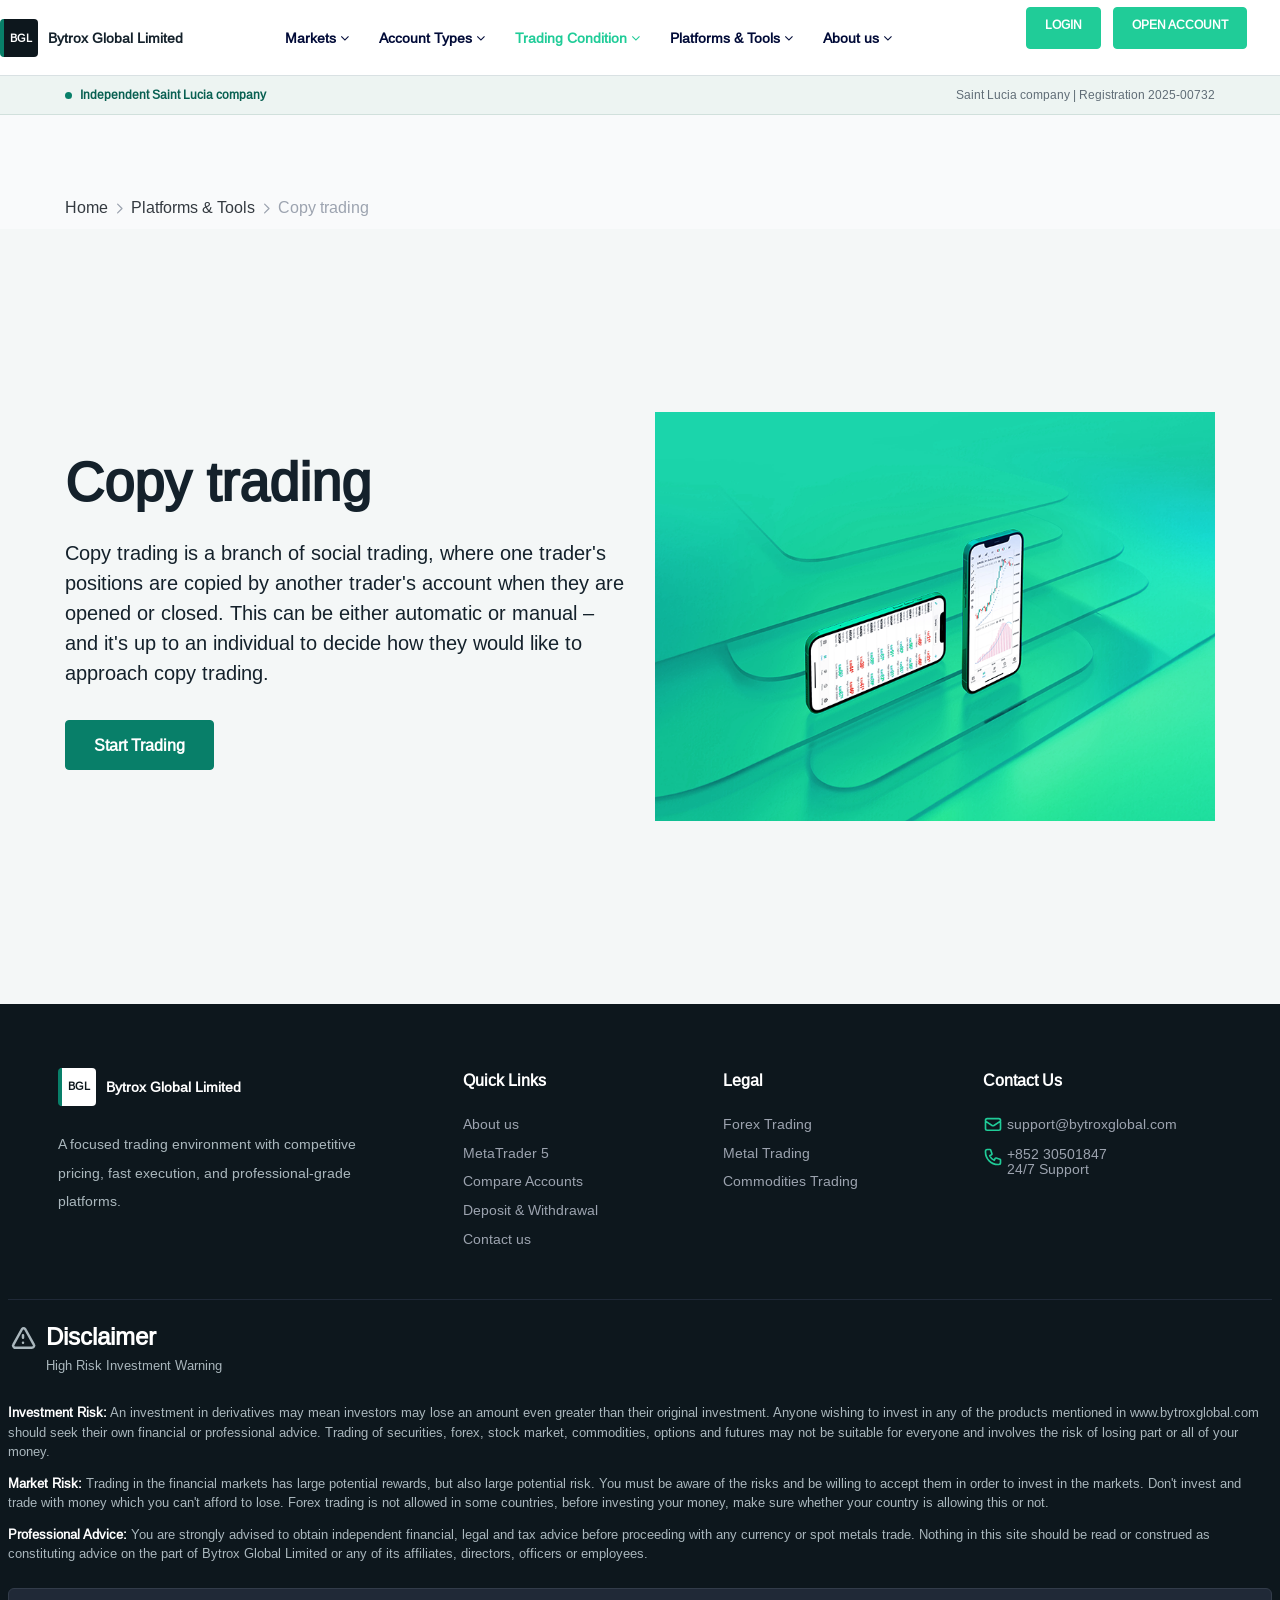
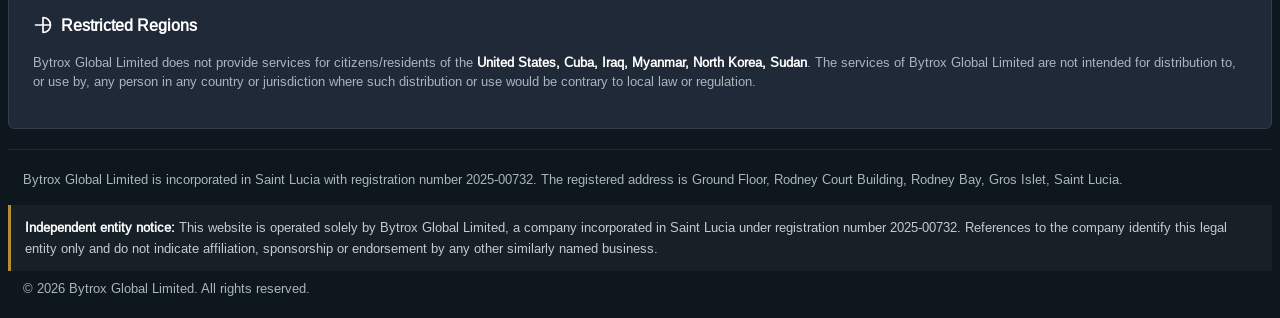
<file: copy.html>
<!DOCTYPE html>
<html lang="en">
<head>
    <meta charset="UTF-8">
    <meta http-equiv="X-UA-Compatible" content="IE=edge">
    
	<meta name="viewport" content="width=device-width, initial-scale=1.0">
	<title>Copy Trading | Bytrox Global Limited</title>
	<meta name="description" content="Explore copy trading with Bytrox Global Limited and learn how strategy following can complement your approach to global CFD markets.">
	<meta name="robots" content="index,follow,max-image-preview:large">
	<meta name="theme-color" content="#0d171d">
	<link rel="canonical" href="https://www.bytroxglobal.com/copy.html">
	<meta property="og:type" content="website">
	<meta property="og:site_name" content="Bytrox Global Limited">
	<meta property="og:title" content="Copy Trading | Bytrox Global Limited">
	<meta property="og:description" content="Explore copy trading with Bytrox Global Limited and learn how strategy following can complement your approach to global CFD markets.">
	<meta property="og:url" content="https://www.bytroxglobal.com/copy.html">
	<meta property="og:image" content="https://www.bytroxglobal.com/images/index/graph.jpg">
	<meta name="twitter:card" content="summary_large_image">
	<meta name="twitter:title" content="Copy Trading | Bytrox Global Limited">
	<meta name="twitter:description" content="Explore copy trading with Bytrox Global Limited and learn how strategy following can complement your approach to global CFD markets.">
	<meta name="twitter:image" content="https://www.bytroxglobal.com/images/index/graph.jpg">
	<link rel="icon" href="/images/favicon.svg" type="image/svg+xml">
    <link href="/css/bootstrap-reboot.min.css" rel="stylesheet"><!--重設所有 CSS -->
	<link href="/css/bootstrap.min.css" rel="stylesheet"><!--Bootstrap 4 CSS -->
	<link href="/css/font-awesome.css" rel="stylesheet">
	<link rel="stylesheet" href="/css/swiper.min.css">
	<link href="/css/style.css?t=2" rel="stylesheet">
</head>
<body>
		<header class="container-fluid header header_bk light-theme" id="header">			
			<div class="row justify-content-center align-items-center">					
				<div class="logo_menu">
				   <a href="index.html" class="logo brand-lockup" aria-label="Bytrox Global Limited home"><span class="brand-mark" aria-hidden="true">BGL</span><span class="brand-name">Bytrox Global Limited</span></a>
				</div>
				<div class="col p-0 menu d-none d-lg-block d-print-block">					 
					 <ul class="nav animenu_nav ">								
						
						<li class="nav-item li1">
							<a href="forex.html"><span>Markets  <i class="fa fa-angle-down"></i></span></a>
							<div class="animenu_nav_child text-left">
								<a href="forex.html" class="d-block">Forex </a>
								<a href="indices.html" class="d-block">Indices </a>
								<a href="commodities.html" class="d-block">Commodities</a>	
								<a href="metal.html" class="d-block">Metals </a>									
							</div>
						</li>
						<li class="nav-item li3">
							<a href="account.html"><span> Account Types  <i class="fa fa-angle-down"></i></span> </a>
							<div class="animenu_nav_child text-left">
								<a href="account.html" class="d-block">Compare Accounts</a>
							</div>	
						</li>
						<li class="nav-item li4">
							<a href="deposit.html"><span> Trading Condition  <i class="fa fa-angle-down"></i></span> </a>
							<div class="animenu_nav_child text-left">
								<a href="deposit.html" class="d-block">Deposit & Withdrawal</a>
								<a href="trading-hours.html" class="d-block">Trading Hours</a>					
							</div>	
						</li>
						<li class="nav-item li2">
							<a href="mt5.html"><span>Platforms & Tools  <i class="fa fa-angle-down"></i></span> </a>
							<div class="animenu_nav_child text-left">
								<a href="mt5.html" class="d-block">MetaTrader 5</a>
								<a href="calendar.html" class="d-block">Economic Calendar</a>
								<!--<a href="copy.html" class="d-block">Copy Trading</a>-->	
							</div>	
						</li>
						
						
						<li class="nav-item li6">
							<a href="about.html"><span>  About us   <i class="fa fa-angle-down"></i></span> </a>
							<div class="animenu_nav_child text-left">
								<a href="about.html" class="d-block"> About us </a>	
								<a href="contact.html" class="d-block"> Contact us </a>	
							</div>	
						</li>
						
					  </ul>
				</div>
				<div class="col pl-0 text-right d-none d-lg-block d-print-block header_menu_right">	
					<div class="top_login" >
						<a href="#" class="btn btn-primary"><strong>LOGIN</strong></a>
						<a href="#" class="btn btn-primary"><strong>OPEN ACCOUNT</strong></a>
					</div>
					
				</div>
				<div class="col pl-0 pr-2 d-lg-none d-block d-print-block">
					 <ul class="flex-column text-right phone_menu">
						<li class="nav-item dropdown text-right">
						  <div class="navbar-toggler nav-link header_bar" data-toggle="collapse" data-target="#navbarToggleExternalContent" aria-controls="navbarToggleExternalContent" aria-expanded="false" aria-label="Toggle navigation">
							  <i class="fa fa-reorder" id="header_bar"></i>
							  <img src="/images/header/close.svg" alt="Close menu" width="20" id="header_bar2" style="display:none;">
						 </div>
						<div class="collapse" id="navbarToggleExternalContent">
							<div class="dropdown-menu" style="display:block">								
								
								<div class="accordion" id="phone_menu">
								  <a href="/" class="phone_logo brand-lockup" aria-label="Bytrox Global Limited home"><span class="brand-mark" aria-hidden="true">BGL</span><span class="brand-name">Bytrox Global Limited</span></a>
								  <div class="card">
									<div class="card-header" id="menu_head_01">
									  <h2 class="mb-0">
										<button class="btn btn-link w-100 collapsed" type="button" data-toggle="collapse" data-target="#menu01" aria-expanded="false" aria-controls="menu01">
										  Markets <span class="fa fa-angle-down float-right"></span>
										</button>
									  </h2>
									</div>
									<div id="menu01" class="collapse" aria-labelledby="menu_head_01" data-parent="#phone_menu" style="">
									  <div class="card-body">
										<a href="forex.html" class="dropdown-item">Forex </a>
										<a href="indices.html" class="dropdown-item">Indices </a>
										<a href="commodities.html" class="dropdown-item">Commodities </a>	
										<a href="metal.html" class="dropdown-item">Metals </a>	
									  </div>
									</div>
									
								  </div>
								  
								   <div class="card">
									<div class="card-header" id="menu_head_03">
									  <h2 class="mb-0">
										<button class="btn btn-link w-100 collapsed" type="button" data-toggle="collapse" data-target="#menu03" aria-expanded="false" aria-controls="menu03">
										 Account Types   <span class="fa fa-angle-down float-right"></span>
										</button>
									  </h2>
									</div>
									<div id="menu03" class="collapse" aria-labelledby="menu_head_03" data-parent="#phone_menu" style="">
									  <div class="card-body">
										<a href="account.html" class="dropdown-item">Compare Accounts </a>											
									  </div>
									</div>
								  </div>
								  <div class="card">
									<div class="card-header" id="menu_head_04">
									  <h2 class="mb-0">
										<button class="btn btn-link w-100 collapsed" type="button" data-toggle="collapse" data-target="#menu04" aria-expanded="false" aria-controls="menu04">
										  Trading Condition   <span class="fa fa-angle-down float-right"></span>
										</button>
									  </h2>
									</div>
									<div id="menu04" class="collapse" aria-labelledby="menu_head_04" data-parent="#phone_menu" style="">
									  <div class="card-body">
										<a href="deposit.html" class="dropdown-item">Deposit & Withdrawal</a>
										<a href="trading-hours.html" class="dropdown-item">Trading Hours</a>								
									  </div>
									</div>
								  </div>
								 <div class="card">
									<div class="card-header" id="menu_head_02">
									  <h2 class="mb-0">
										<button class="btn btn-link w-100 collapsed" type="button" data-toggle="collapse" data-target="#menu02" aria-expanded="false" aria-controls="menu02">
										  Platforms & Tools <span class="fa fa-angle-down float-right"></span>
										</button>
									  </h2>
									</div>
									<div id="menu02" class="collapse" aria-labelledby="menu_head_02" data-parent="#phone_menu" style="">
									  <div class="card-body">
										<a href="mt5.html" class="dropdown-item">MetaTrader 5</a>
										<a href="calendar.html" class="dropdown-item">Economic Calendar</a>
										<a href="copy.html" class="dropdown-item">Copy Trading</a>
									  </div>
									</div>
								  </div>
								  
								  <div class="card">
									<div class="card-header" id="menu_head_06">
									  <h2 class="mb-0">
										<button class="btn btn-link w-100 collapsed" type="button" data-toggle="collapse" data-target="#menu06" aria-expanded="false" aria-controls="menu06">
										  About us  <span class="fa fa-angle-down float-right"></span>
										</button>
									  </h2>
									</div>
									<div id="menu06" class="collapse" aria-labelledby="menu_head_05" data-parent="#phone_menu" style="">
									  <div class="card-body">
										<a href="about.html" class="dropdown-item"> About us </a>	
										<a href="contact.html" class="dropdown-item"> Contact us </a>											
									  </div>
									</div>
								  </div>
								  
								</div>  
								
							</div>
								
							
						  </div>
						</li>						
						<li class="nav-item dropdown float-right">
							<a href="#" class="btn btn-primary phone_top m-0 "><strong>OPEN ACCOUNT</strong></a>
						</li>
					</ul>
				</div>
				
		</div>
	</header>
<div class="identity-strip" role="note" aria-label="Company identity"><div class="container"><span class="identity-status"><strong>Independent Saint Lucia company</strong></span><span class="identity-detail">Saint Lucia company | Registration 2025-00732</span></div></div>



<!-- banner -->
<div class=" container-fluid " style="background: #f9fafb;padding-top:80px;padding-bottom:10px;">
	<div class="container ">
		<div class="row justify-content-center">
			<div class="col-sm-12">
				<a href="/" class="text-dark">Home</a> <svg width="15" fill="none" stroke="#9ca3af" viewBox="0 0 24 24" aria-hidden="true">
                            <path stroke-linecap="round" stroke-linejoin="round" stroke-width="2" d="M9 5l7 7-7 7"></path>
                        </svg>
					<a href="#" class="text-dark">Platforms & Tools </a> <svg width="15" fill="none" stroke="#9ca3af" viewBox="0 0 24 24" aria-hidden="true">
                            <path stroke-linecap="round" stroke-linejoin="round" stroke-width="2" d="M9 5l7 7-7 7"></path>
                        </svg>
					<a href="#" class="c_grew">Copy trading </a>
			</div>
		</div>
	</div>
</div>
		<div class="container-fluid p-0">
		  <div class="banner maket_header position-relative">
			<div class=" container-fluid">
				<div class="container ">
					<div class="row align-items-center">
						<div class="col-sm-6 banner_01_cont">
							<div class="banner_cont">										
								<h1 class="fwb">Copy trading</h1>
								<h5 class=" mb-4">Copy trading is a branch of social trading, where one trader's positions are copied by another trader's account when they are opened or closed. This can be either automatic or manual – and it's up to an individual to decide how they would like to approach copy trading.</h5>
								<div class="pt-2 pb-4 banner_btn">											
									<a href="#" class="btn btn-primary"><strong>Start Trading </strong></a>
									
								</div>
							</div>
						</div>
						<div class="col-sm-6">
							<img src="images/index/trading.png" alt="Trading platforms on mobile devices">
						</div>
						
					</div>
					
				</div>
			</div>
			
		  </div>
		</div>
<!-- banner end -->
	
	
<footer class="container-fluid ">	
		<div class="container">
			<div class="row footer">					
				<div class="col-sm pl-0" style="max-width:360px;">					
					<div >
                        <div class="footer-brand-lockup" aria-label="Bytrox Global Limited"><span class="brand-mark" aria-hidden="true">BGL</span><span class="brand-name">Bytrox Global Limited</span></div>
                    </div>					
					
					<div class="pt-4" style="max-width:320px;">A focused trading environment with competitive pricing, fast execution, and professional-grade platforms.</div>
				</div>
				<div class="col-sm  d-none d-lg-block d-md-block d-print-block">
					<div class="row justify-content-around">
						<div class="col-sm-3" style="max-width:300px;">
							<h5 class="mb-2"><strong>Quick Links </strong></h5>
							<a href="about.html" class="d-block"> About us </a>	
							<a href="mt5.html" class="d-block">MetaTrader 5</a>
							<a href="account.html" class="d-block">Compare Accounts </a>	
							<a href="deposit.html" class="d-block">Deposit & Withdrawal</a>
							<a href="contact.html" class="d-block"> Contact us </a>	
						</div>
						<div class="col-sm-3" style="max-width:300px;">
							<h5 class="mb-2"><strong>Legal </strong></h5>
							<a href="forex.html" class="d-block"> Forex Trading</a>
							<a href="metal.html" class="d-block"> Metal Trading</a>
							<a href="commodities.html" class="d-block">  Commodities Trading</a>
						</div>
						
						
						<div class="col-sm-3" style="max-width:300px;">
							<h5 class="mb-2"><strong>Contact Us </strong></h5>
							<a href="mailto:support@bytroxglobal.com" class="d-flex mb-2">
								<svg width="20px" fill="none" stroke="#20CC98" viewBox="0 0 24 24">
									<path stroke-linecap="round" stroke-linejoin="round" stroke-width="2" d="M3 8l7.89 5.26a2 2 0 002.22 0L21 8M5 19h14a2 2 0 002-2V7a2 2 0 00-2-2H5a2 2 0 00-2 2v10a2 2 0 002 2z"></path>
								</svg>
								<span class="pl-1">support@bytroxglobal.com</span>
							</a>
							<a href="tel:+85230501847" class="d-flex align-items-start">
								<svg width="20px" fill="none" stroke="#20CC98" viewBox="0 0 24 24">
									<path stroke-linecap="round" stroke-linejoin="round" stroke-width="2" d="M3 5a2 2 0 012-2h3.28a1 1 0 01.948.684l1.498 4.493a1 1 0 01-.502 1.21l-2.257 1.13a11.042 11.042 0 005.516 5.516l1.13-2.257a1 1 0 011.21-.502l4.493 1.498a1 1 0 01.684.949V19a2 2 0 01-2 2h-1C9.716 21 3 14.284 3 6V5z"></path>
								</svg>
								<div style="line-height:1.1;" class="pl-1">+852 30501847<br>24/7 Support</div>
							</a>	
						</div>
						
						
						
					</div>
				</div>
				
		</div>
		</div>
        
		<div class="footer2 text-warp row ">
        	
           
                <div class="">
					<hr>
					<div class="d-flex align-items-start mb-3">
						<svg class="mr-2 mt-1" width="30px" fill="none" stroke="currentColor" viewBox="0 0 24 24">
							<path stroke-linecap="round" stroke-linejoin="round" stroke-width="2" d="M12 9v2m0 4h.01m-6.938 4h13.856c1.54 0 2.502-1.667 1.732-2.5L13.732 4c-.77-.833-1.732-.833-2.5 0L4.314 16.5c-.77.833.192 2.5 1.732 2.5z"></path>
						</svg>
						<div>
							<h4 class="fwb">Disclaimer</h4>
							<p class="text-gray-400 font-semibold">High Risk Investment Warning</p>
						</div>
					</div>
					<div class="space-y-4 text-sm text-gray-400 leading-relaxed">
						<p>
							<strong class="text-gray-200">Investment Risk:</strong> An investment in derivatives may mean investors may lose an amount even greater than their original investment. Anyone wishing to invest in any of the products mentioned in www.bytroxglobal.com should seek their own financial or professional advice. Trading of securities, forex, stock market, commodities, options and futures may not be suitable for everyone and involves the risk of losing part or all of your money.
						</p>

						<p>
							<strong class="text-gray-200">Market Risk:</strong> Trading in the financial markets has large potential rewards, but also large potential risk. You must be aware of the risks and be willing to accept them in order to invest in the markets. Don't invest and trade with money which you can't afford to lose. Forex trading is not allowed in some countries, before investing your money, make sure whether your country is allowing this or not.
						</p>

						<p>
							<strong class="text-gray-200">Professional Advice:</strong> You are strongly advised to obtain independent financial, legal and tax advice before proceeding with any currency or spot metals trade. Nothing in this site should be read or construed as constituting advice on the part of Bytrox Global Limited or any of its affiliates, directors, officers or employees.
						</p>

						<div class="p-4 mt-4 mb-2 border">
							<h6 class="d-flex align-items-center fwb mb-3">
								<svg class="mr-2" width="20px" fill="none" stroke="currentColor" viewBox="0 0 24 24">
									<path stroke-linecap="round" stroke-linejoin="round" stroke-width="2" d="M21 12a9 9 0 01-9 9m9-9a9 9 0 00-9-9m9 9H3m9 9v-9m0-9v9"></path>
								</svg>
								Restricted Regions
							</h6>
							<p class="">
								Bytrox Global Limited does not provide services for citizens/residents of the <strong class="text-gray-200">United States, Cuba, Iraq, Myanmar, North Korea, Sudan</strong>. The services of Bytrox Global Limited are not intended for distribution to, or use by, any person in any country or jurisdiction where such distribution or use would be contrary to local law or regulation.
							</p>
						</div>
					</div>
					<hr>
				</div>
				<p class="col-sm-12 mb-2">Bytrox Global Limited is incorporated in Saint Lucia with registration number 2025-00732. The registered address is Ground Floor, Rodney Court Building, Rodney Bay, Gros Islet, Saint Lucia.</p>
				<p class="col-sm-12 mb-2 independent-disclosure" data-nosnippet><strong>Independent entity notice:</strong> This website is operated solely by Bytrox Global Limited, a company incorporated in Saint Lucia under registration number 2025-00732. References to the company identify this legal entity only and do not indicate affiliation, sponsorship or endorsement by any other similarly named business.</p>
				<p class="col-sm-12 pb-2">&copy; 2026 Bytrox Global Limited. All rights reserved.</p>
				
				
					
        </div>
		
		
		
	</footer>
	<script src="/js/jquery-3.1.1.min.js"></script>
	<script src="/js/popper.min.js"></script>
	<script src="/js/bootstrap.min.js"></script>
	<script src="/js/swiper-bundle.js"></script>
	<script src="/js/isScroll.js"></script>
	<script src="/js/style.js"></script>
	<script src="/js/echarts.min.js"></script> 	
	
	<script>
	var chkcomhk=window.location.href;
if(chkcomhk.indexOf("forex.html")>-1){
	$(".li1").addClass("active");
}else if(chkcomhk.indexOf("indices.html")>-1){
	$(".li1").addClass("active");
}else if(chkcomhk.indexOf("commodities.html")>-1){
	$(".li1").addClass("active");
}else if(chkcomhk.indexOf("metal.html")>-1){
	$(".li1").addClass("active");
}else if(chkcomhk.indexOf("mt5.html")>-1){
	$(".li2").addClass("active");
}else if(chkcomhk.indexOf("calendar.html")>-1){
	$(".li2").addClass("active");
}else if(chkcomhk.indexOf("account.html")>-1){
	$(".li3").addClass("active");
}else if(chkcomhk.indexOf("deposit.html")>-1){
	$(".li4").addClass("active");
}else if(chkcomhk.indexOf("trading-hours.html")>-1){
	$(".li4").addClass("active");
}else if(chkcomhk.indexOf("copy.html")>-1){
	$(".li4").addClass("active");
}else if(chkcomhk.indexOf("partnership.html")>-1){
	$(".li5").addClass("active");
}else if(chkcomhk.indexOf("about.html")>-1){
	$(".li6").addClass("active");
}else if(chkcomhk.indexOf("contact.html")>-1){
	$(".li6").addClass("active");
}
</script>
	</body>
</html>
</file>
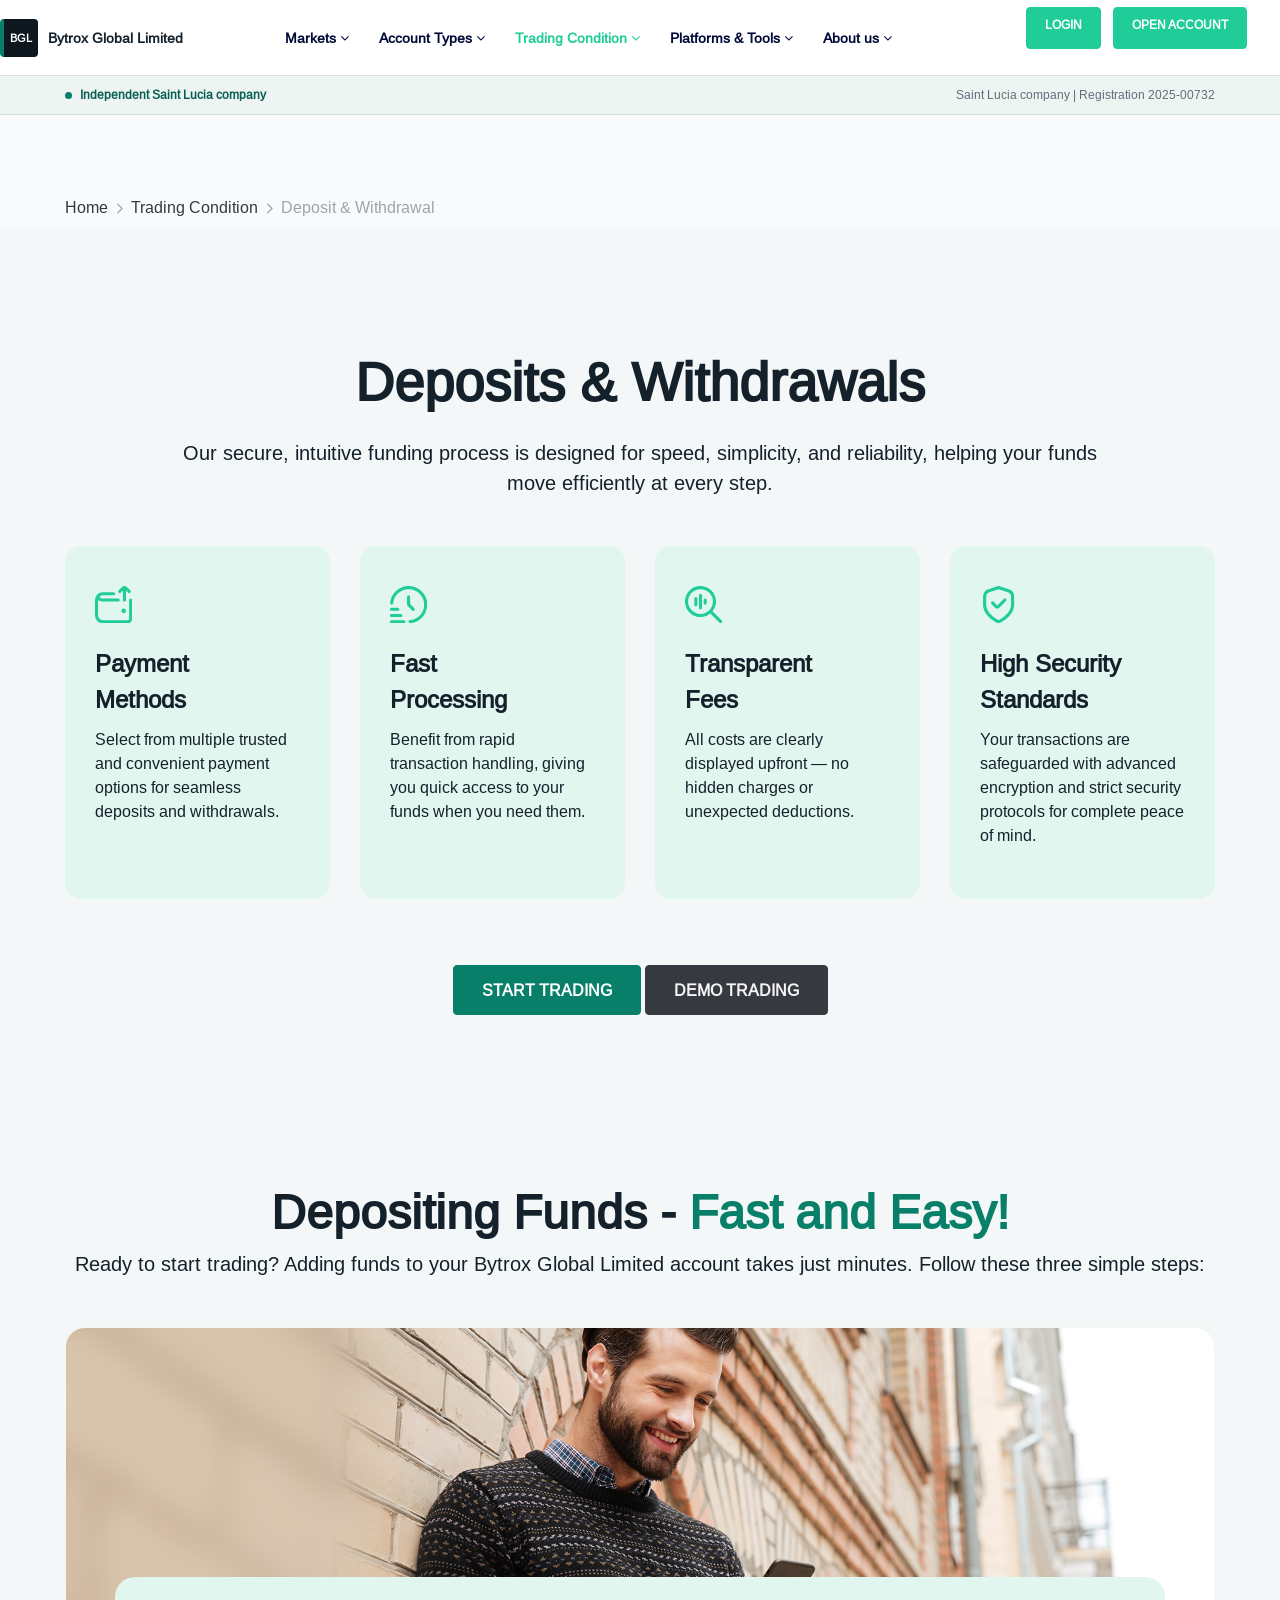
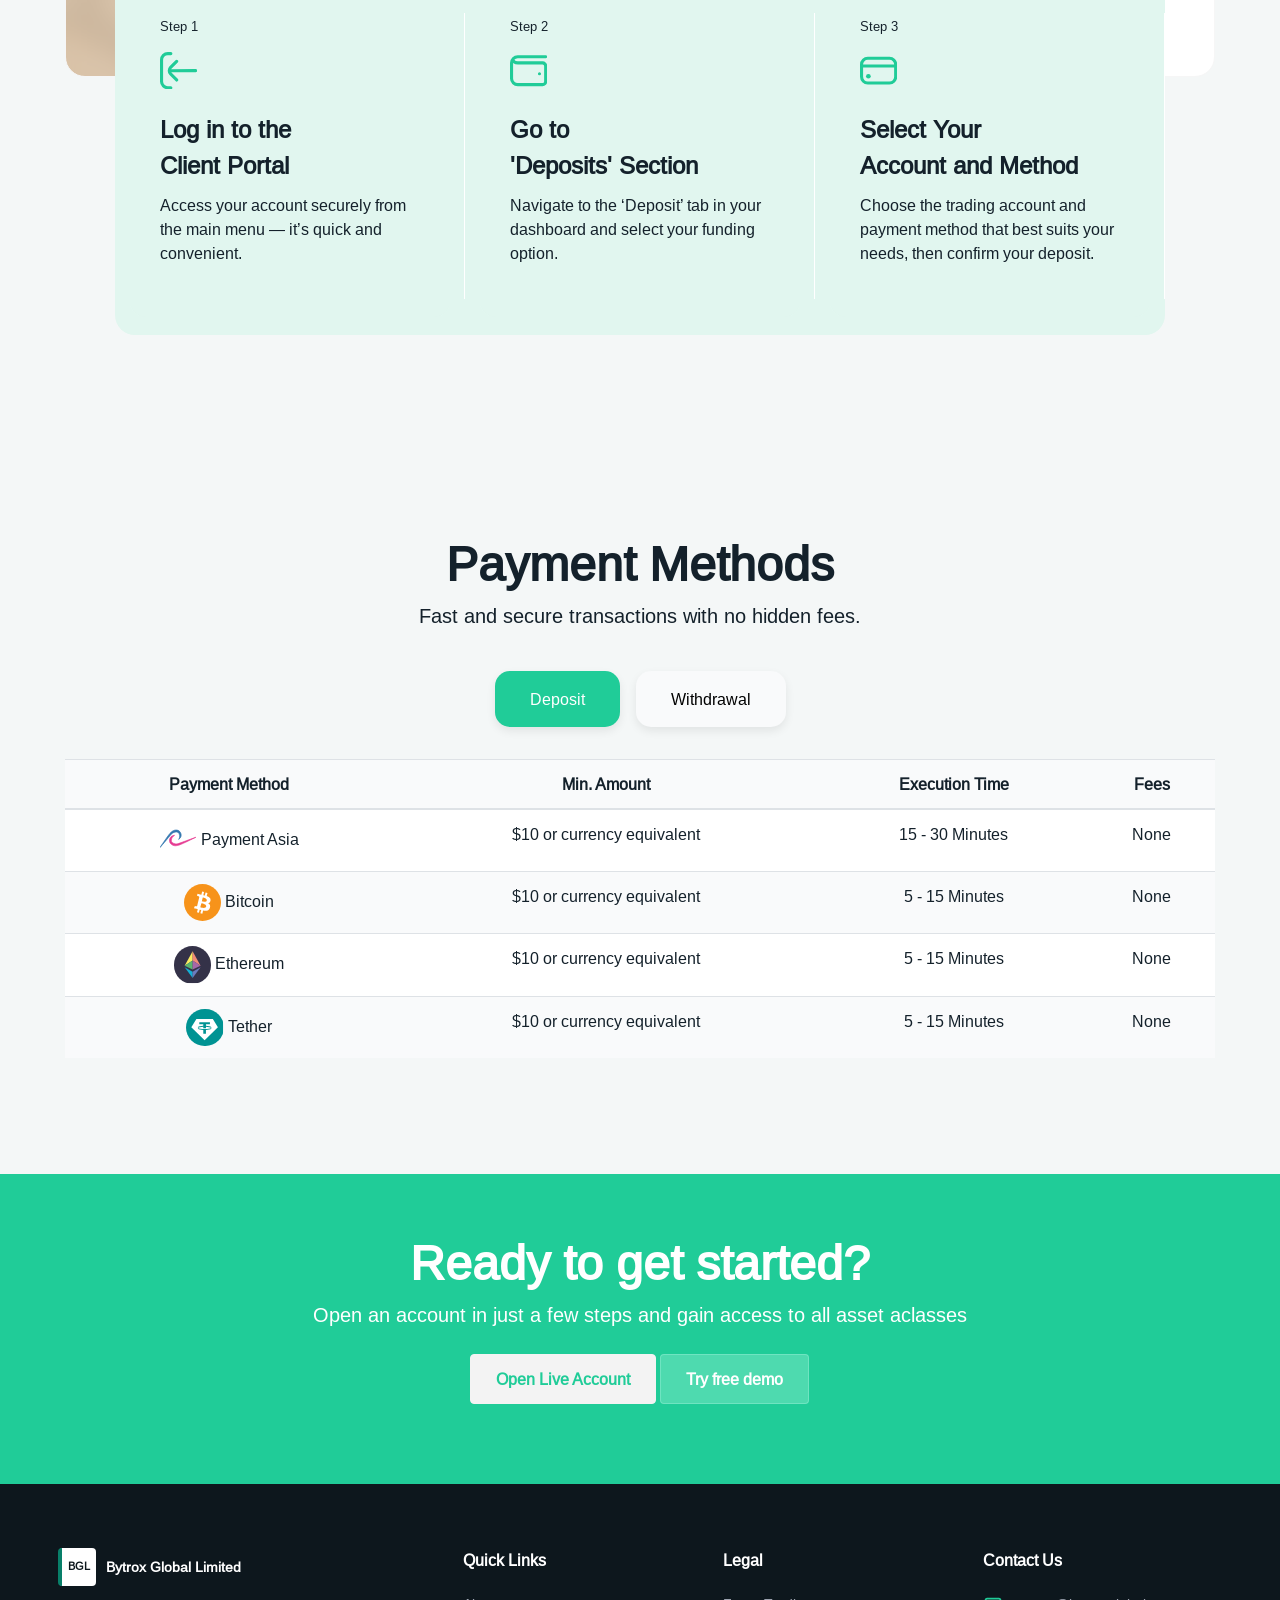
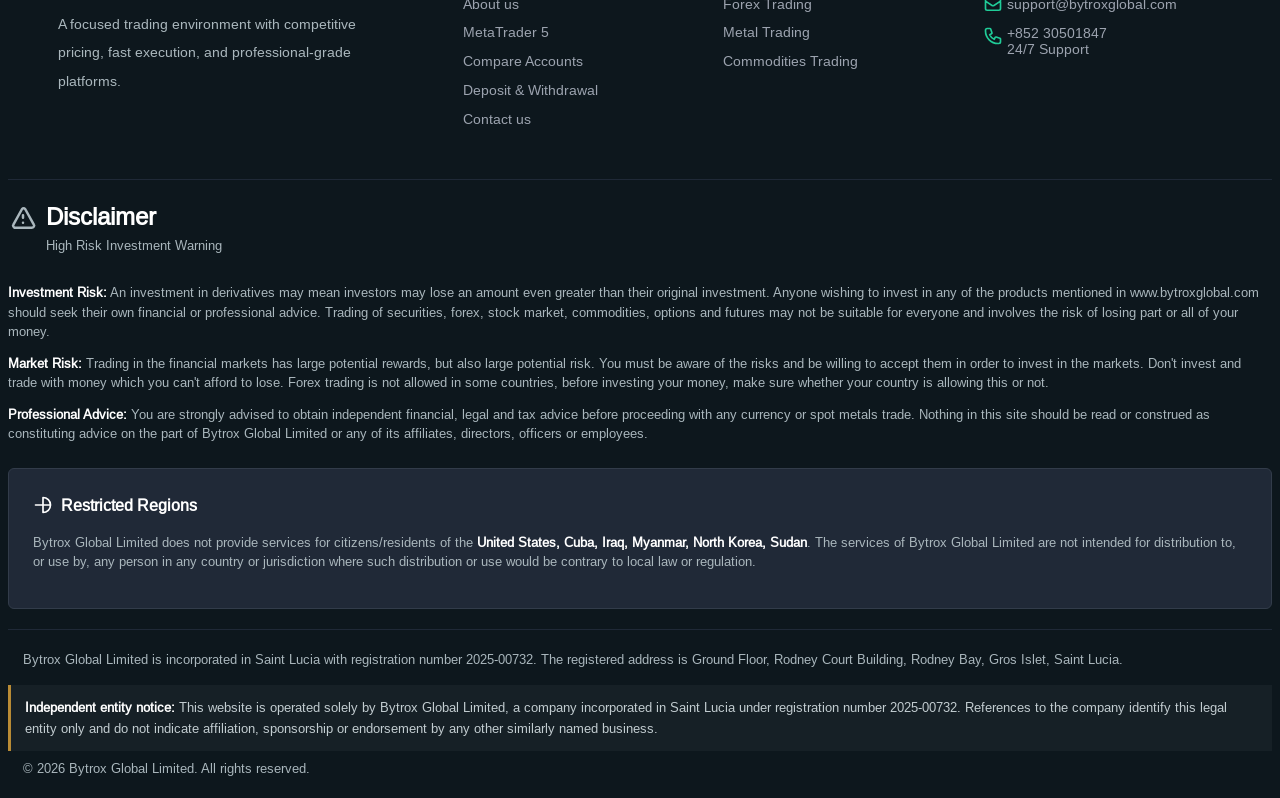
<file: deposit.html>
<!DOCTYPE html>
<html lang="en">
<head>
    <meta charset="UTF-8">
    <meta http-equiv="X-UA-Compatible" content="IE=edge">
    
	<meta name="viewport" content="width=device-width, initial-scale=1.0">
	<title>Deposits & Withdrawals | Bytrox Global Limited</title>
	<meta name="description" content="Review Bytrox Global Limited deposit and withdrawal information, funding steps, processing guidance and account funding options.">
	<meta name="robots" content="index,follow,max-image-preview:large">
	<meta name="theme-color" content="#0d171d">
	<link rel="canonical" href="https://www.bytroxglobal.com/deposit.html">
	<meta property="og:type" content="website">
	<meta property="og:site_name" content="Bytrox Global Limited">
	<meta property="og:title" content="Deposits & Withdrawals | Bytrox Global Limited">
	<meta property="og:description" content="Review Bytrox Global Limited deposit and withdrawal information, funding steps, processing guidance and account funding options.">
	<meta property="og:url" content="https://www.bytroxglobal.com/deposit.html">
	<meta property="og:image" content="https://www.bytroxglobal.com/images/index/graph.jpg">
	<meta name="twitter:card" content="summary_large_image">
	<meta name="twitter:title" content="Deposits & Withdrawals | Bytrox Global Limited">
	<meta name="twitter:description" content="Review Bytrox Global Limited deposit and withdrawal information, funding steps, processing guidance and account funding options.">
	<meta name="twitter:image" content="https://www.bytroxglobal.com/images/index/graph.jpg">
	<link rel="icon" href="/images/favicon.svg" type="image/svg+xml">
    <link href="/css/bootstrap-reboot.min.css" rel="stylesheet"><!--重設所有 CSS -->
	<link href="/css/bootstrap.min.css" rel="stylesheet"><!--Bootstrap 4 CSS -->
	<link href="/css/font-awesome.css" rel="stylesheet">
	<link rel="stylesheet" href="/css/swiper.min.css">
	<link href="/css/style.css?t=2" rel="stylesheet">
</head>
<body>
		<header class="container-fluid header header_bk light-theme" id="header">			
			<div class="row justify-content-center align-items-center">					
				<div class="logo_menu">
				   <a href="index.html" class="logo brand-lockup" aria-label="Bytrox Global Limited home"><span class="brand-mark" aria-hidden="true">BGL</span><span class="brand-name">Bytrox Global Limited</span></a>
				</div>
				<div class="col p-0 menu d-none d-lg-block d-print-block">					 
					 <ul class="nav animenu_nav ">								
						
						<li class="nav-item li1">
							<a href="forex.html"><span>Markets  <i class="fa fa-angle-down"></i></span></a>
							<div class="animenu_nav_child text-left">
								<a href="forex.html" class="d-block">Forex </a>
								<a href="indices.html" class="d-block">Indices </a>
								<a href="commodities.html" class="d-block">Commodities</a>	
								<a href="metal.html" class="d-block">Metals </a>									
							</div>
						</li>
						<li class="nav-item li3">
							<a href="account.html"><span> Account Types  <i class="fa fa-angle-down"></i></span> </a>
							<div class="animenu_nav_child text-left">
								<a href="account.html" class="d-block">Compare Accounts</a>
							</div>	
						</li>
						<li class="nav-item li4">
							<a href="deposit.html"><span> Trading Condition  <i class="fa fa-angle-down"></i></span> </a>
							<div class="animenu_nav_child text-left">
								<a href="deposit.html" class="d-block">Deposit & Withdrawal</a>
								<a href="trading-hours.html" class="d-block">Trading Hours</a>					
							</div>	
						</li>
						<li class="nav-item li2">
							<a href="mt5.html"><span>Platforms & Tools  <i class="fa fa-angle-down"></i></span> </a>
							<div class="animenu_nav_child text-left">
								<a href="mt5.html" class="d-block">MetaTrader 5</a>
								<a href="calendar.html" class="d-block">Economic Calendar</a>
								<!--<a href="copy.html" class="d-block">Copy Trading</a>-->	
							</div>	
						</li>
						
						
						<li class="nav-item li6">
							<a href="about.html"><span>  About us   <i class="fa fa-angle-down"></i></span> </a>
							<div class="animenu_nav_child text-left">
								<a href="about.html" class="d-block"> About us </a>	
								<a href="contact.html" class="d-block"> Contact us </a>	
							</div>	
						</li>
						
					  </ul>
				</div>
				<div class="col pl-0 text-right d-none d-lg-block d-print-block header_menu_right">	
					<div class="top_login" >
						<a href="#" class="btn btn-primary"><strong>LOGIN</strong></a>
						<a href="#" class="btn btn-primary"><strong>OPEN ACCOUNT</strong></a>
					</div>
					
				</div>
				<div class="col pl-0 pr-2 d-lg-none d-block d-print-block">
					 <ul class="flex-column text-right phone_menu">
						<li class="nav-item dropdown text-right">
						  <div class="navbar-toggler nav-link header_bar" data-toggle="collapse" data-target="#navbarToggleExternalContent" aria-controls="navbarToggleExternalContent" aria-expanded="false" aria-label="Toggle navigation">
							  <i class="fa fa-reorder" id="header_bar"></i>
							  <img src="/images/header/close.svg" alt="Close menu" width="20" id="header_bar2" style="display:none;">
						 </div>
						<div class="collapse" id="navbarToggleExternalContent">
							<div class="dropdown-menu" style="display:block">								
								
								<div class="accordion" id="phone_menu">
								  <a href="/" class="phone_logo brand-lockup" aria-label="Bytrox Global Limited home"><span class="brand-mark" aria-hidden="true">BGL</span><span class="brand-name">Bytrox Global Limited</span></a>
								  <div class="card">
									<div class="card-header" id="menu_head_01">
									  <h2 class="mb-0">
										<button class="btn btn-link w-100 collapsed" type="button" data-toggle="collapse" data-target="#menu01" aria-expanded="false" aria-controls="menu01">
										  Markets <span class="fa fa-angle-down float-right"></span>
										</button>
									  </h2>
									</div>
									<div id="menu01" class="collapse" aria-labelledby="menu_head_01" data-parent="#phone_menu" style="">
									  <div class="card-body">
										<a href="forex.html" class="dropdown-item">Forex </a>
										<a href="indices.html" class="dropdown-item">Indices </a>
										<a href="commodities.html" class="dropdown-item">Commodities </a>	
										<a href="metal.html" class="dropdown-item">Metals </a>	
									  </div>
									</div>
									
								  </div>
								  
								   <div class="card">
									<div class="card-header" id="menu_head_03">
									  <h2 class="mb-0">
										<button class="btn btn-link w-100 collapsed" type="button" data-toggle="collapse" data-target="#menu03" aria-expanded="false" aria-controls="menu03">
										 Account Types   <span class="fa fa-angle-down float-right"></span>
										</button>
									  </h2>
									</div>
									<div id="menu03" class="collapse" aria-labelledby="menu_head_03" data-parent="#phone_menu" style="">
									  <div class="card-body">
										<a href="account.html" class="dropdown-item">Compare Accounts </a>											
									  </div>
									</div>
								  </div>
								  <div class="card">
									<div class="card-header" id="menu_head_04">
									  <h2 class="mb-0">
										<button class="btn btn-link w-100 collapsed" type="button" data-toggle="collapse" data-target="#menu04" aria-expanded="false" aria-controls="menu04">
										  Trading Condition   <span class="fa fa-angle-down float-right"></span>
										</button>
									  </h2>
									</div>
									<div id="menu04" class="collapse" aria-labelledby="menu_head_04" data-parent="#phone_menu" style="">
									  <div class="card-body">
										<a href="deposit.html" class="dropdown-item">Deposit & Withdrawal</a>
										<a href="trading-hours.html" class="dropdown-item">Trading Hours</a>								
									  </div>
									</div>
								  </div>
								 <div class="card">
									<div class="card-header" id="menu_head_02">
									  <h2 class="mb-0">
										<button class="btn btn-link w-100 collapsed" type="button" data-toggle="collapse" data-target="#menu02" aria-expanded="false" aria-controls="menu02">
										  Platforms & Tools <span class="fa fa-angle-down float-right"></span>
										</button>
									  </h2>
									</div>
									<div id="menu02" class="collapse" aria-labelledby="menu_head_02" data-parent="#phone_menu" style="">
									  <div class="card-body">
										<a href="mt5.html" class="dropdown-item">MetaTrader 5</a>
										<a href="calendar.html" class="dropdown-item">Economic Calendar</a>
										<a href="copy.html" class="dropdown-item">Copy Trading</a>
									  </div>
									</div>
								  </div>
								  
								  <div class="card">
									<div class="card-header" id="menu_head_06">
									  <h2 class="mb-0">
										<button class="btn btn-link w-100 collapsed" type="button" data-toggle="collapse" data-target="#menu06" aria-expanded="false" aria-controls="menu06">
										  About us  <span class="fa fa-angle-down float-right"></span>
										</button>
									  </h2>
									</div>
									<div id="menu06" class="collapse" aria-labelledby="menu_head_05" data-parent="#phone_menu" style="">
									  <div class="card-body">
										<a href="about.html" class="dropdown-item"> About us </a>	
										<a href="contact.html" class="dropdown-item"> Contact us </a>											
									  </div>
									</div>
								  </div>
								  
								</div>  
								
							</div>
								
							
						  </div>
						</li>						
						<li class="nav-item dropdown float-right">
							<a href="#" class="btn btn-primary phone_top m-0 "><strong>OPEN ACCOUNT</strong></a>
						</li>
					</ul>
				</div>
				
		</div>
	</header>
<div class="identity-strip" role="note" aria-label="Company identity"><div class="container"><span class="identity-status"><strong>Independent Saint Lucia company</strong></span><span class="identity-detail">Saint Lucia company | Registration 2025-00732</span></div></div>



<!-- banner -->
<div class=" container-fluid " style="background: #f9fafb;padding-top:80px;padding-bottom:10px;">
	<div class="container ">
		<div class="row justify-content-center">
			<div class="col-sm-12">
				<a href="/" class="text-dark">Home</a> <svg width="15" fill="none" stroke="#9ca3af" viewBox="0 0 24 24" aria-hidden="true">
                            <path stroke-linecap="round" stroke-linejoin="round" stroke-width="2" d="M9 5l7 7-7 7"></path>
                        </svg>
					<a href="#" class="text-dark">Trading Condition </a> <svg width="15" fill="none" stroke="#9ca3af" viewBox="0 0 24 24" aria-hidden="true">
                            <path stroke-linecap="round" stroke-linejoin="round" stroke-width="2" d="M9 5l7 7-7 7"></path>
                        </svg>
					<a href="#" class="c_grew">Deposit & Withdrawal  </a>
			</div>
		</div>
	</div>
</div>
		
<!-- banner end -->
<div class=" container-fluid maket_header pt-0 ">
	<div class="container ">
		<div class="row justify-content-center">
			<div class="col-sm-10 text-center">
				<div class="banner_01_cont pb-4">										
					<h1 class="fwb">Deposits & Withdrawals</h1>	
					<h5 class=" mb-4">Our secure, intuitive funding process is designed for speed, simplicity, and reliability, helping your funds move efficiently at every step.</h5>
													
				</div>
			</div>
			<div class="col-sm-3">
				<div class="deposit_bg">
					<svg fill="#20CC98"  width="37.236" height="37.297" role="img" aria-hidden="true"><use href="/images/index/icons.svg#wallet-arrow"></use></svg>
					<h4 class="fwb mb-2 mt-4">Payment<br>Methods</h4>
					<h6 class="">Select from multiple trusted and convenient payment options for seamless deposits and withdrawals.</h6>
				</div>				
			</div>
			<div class="col-sm-3">
				<div class="deposit_bg">
					<svg fill="#20CC98" width="37.236" height="37.297" role="img" aria-hidden="true"><use href="/images/index/icons.svg#fast-order-execution"></use></svg>
					<h4 class="fwb mb-2 mt-4">Fast<br>Processing</h4>
					<h6 class="">Benefit from rapid transaction handling, giving you quick access to your funds when you need them.</h6>
				</div>				
			</div>
			<div class="col-sm-3">
				<div class="deposit_bg">
					<svg fill="#20CC98" width="37.236" height="37.297" role="img" aria-hidden="true"><use href="/images/index/icons.svg#magnifying-glass-wave"></use></svg>
					<h4 class="fwb mb-2 mt-4">Transparent<br>Fees</h4>
					<h6 class="">All costs are clearly displayed upfront — no hidden charges or unexpected deductions.</h6>
				</div>				
			</div>
			<div class="col-sm-3">
				<div class="deposit_bg">
					<svg fill="#20CC98" width="37.236" height="37.297" role="img" aria-hidden="true"><use href="/images/index/icons.svg#shield-check"></use></svg>
					<h4 class="fwb mb-2 mt-4">High Security<br>Standards</h4>
					<h6 class="">Your transactions are safeguarded with advanced encryption and strict security protocols for complete peace of mind.</h6>
				</div>				
			</div>
			<div class="col-12 pt-5 pb-5 banner_btn text-center">											
				<a href="#" class="btn btn-primary"><strong>START TRADING</strong></a>
				<a href="#" class="btn btn-primary2"><strong>DEMO TRADING</strong></a>				
			</div>
			
			<div class="col-sm-12 maket_header ">
				<div class="text-center">
					<h2 class="fwb pb-2">Depositing Funds - <span class="c_blue">Fast and Easy! <span></h2>
					<h5 class="pb-5">Ready to start trading? Adding funds to your Bytrox Global Limited account takes just minutes. Follow these three simple steps:</h5>
				</div>
				<div class="deposit_step_bg"></div>
				<div class="row deposit_step_cont">
					<div class="col-sm-4">
						<div class="deposit_bg">
							<p class="small">Step 1</p>
							<svg fill="#20CC98" width="37.236" height="37.297" role="img" aria-hidden="true"><use href="/images/index/icons.svg#enter"></use></svg>
							<h4 class="fwb mb-2 mt-4">Log in to the<br>Client Portal</h4>
							<h6 class="">Access your account securely from the main menu — it’s quick and convenient.</h6>
						</div>	
					</div>
					<div class="col-sm-4">
						<div class="deposit_bg">
							<p class="small">Step 2</p>
							<svg fill="#20CC98" width="37.236" height="37.297" role="img" aria-hidden="true"><use href="/images/index/icons.svg#wallet"></use></svg>
							<h4 class="fwb mb-2 mt-4">Go to<br>'Deposits' Section</h4>
							<h6 class="">Navigate to the ‘Deposit’ tab in your dashboard and select your funding option.</h6>
						</div>	
					</div>
					<div class="col-sm-4">
						<div class="deposit_bg">
							<p class="small">Step 3</p>
							<svg fill="#20CC98" width="37.236" height="37.297" role="img" aria-hidden="true"><use href="/images/index/icons.svg#credit-card"></use></svg>
							<h4 class="fwb mb-2 mt-4">Select Your<br>Account and Method</h4>
							<h6 class="">Choose the trading account and payment method that best suits your needs, then confirm your deposit.</h6>
						</div>	
					</div>
					
				</div>
			</div>
			<div class="col-sm-12 maket_header pb-3">
				<div class="text-center">
					<h2 class="fwb pb-2">Payment Methods</h2>
					<h5 class="pb-3">Fast and secure transactions with no hidden fees.</h5>
				</div>
			</div>
			<div class="col-sm-12 ">
				<ul class="nav nav-pills mb-4 justify-content-center" id="pills-tab" role="tablist">
				  <li class="nav-item m-2" style="width:auto;" role="presentation">
					<button class="nav-link active  pt-3 pb-3" id="pills-home-tab" data-toggle="pill" data-target="#pills-home" type="button" role="tab" aria-controls="pills-home" aria-selected="true">Deposit</button>
				  </li>
				  <li class="nav-item m-2" style="width:auto;" role="presentation">
					<button class="nav-link pt-3 pb-3" id="pills-profile-tab" data-toggle="pill" data-target="#pills-profile" type="button" role="tab" aria-controls="pills-profile" aria-selected="false">Withdrawal</button>
				  </li>
				 
				</ul>
				<div class="tab-content" id="pills-tabContent">
				  <div class="tab-pane fade show active" id="pills-home" role="tabpanel" aria-labelledby="pills-home-tab">
					<div class="row ">
						<div class="col-sm-12 text-center forex_table">
							<table class="table table-borderd table-striped">
									<thead class="">
										<tr>
											<th scope="col">Payment Method</th>
											<th scope="col">Min. Amount</th>
											<th scope="col">Execution Time</th>
											<th scope="col">Fees</th>
										</tr>
									</thead>
									<tbody>
										<tr>
											<td><svg  width="37.236" height="37.297" role="img" aria-hidden="true"><use href="/images/index/api-icons.svg#payment-asia"></use></svg>
							Payment Asia</td>
											<td >$10 or currency equivalent</td>
											<td >15 - 30 Minutes</td>
											<td>None</td>
										</tr>
										<tr>
											<td><svg  width="37.236" height="37.297" role="img" aria-hidden="true"><use href="/images/index/api-icons.svg#btc-usd"></use></svg>
							Bitcoin</td>
											<td >$10 or currency equivalent</td>
											<td >5 - 15 Minutes</td>
											<td>None</td>
										</tr>
										<tr>
											<td><svg  width="37.236" height="37.297" role="img" aria-hidden="true"><use href="/images/index/api-icons.svg#eth-usd"></use></svg>
							Ethereum</td>
											<td >$10 or currency equivalent</td>
											<td >5 - 15 Minutes</td>
											<td>None</td>
										</tr>
										<tr>
											<td><svg  width="37.236" height="37.297" role="img" aria-hidden="true"><use href="/images/index/api-icons.svg#tether"></use></svg>
							Tether</td>
											<td >$10 or currency equivalent</td>
											<td >5 - 15 Minutes</td>
											<td>None</td>
										</tr>
									</tbody>
								</table>
						</div>
						
						
					</div>
				  </div>
				  <div class="tab-pane fade" id="pills-profile" role="tabpanel" aria-labelledby="pills-profile-tab">
						<div class="row">
					
							<div class="col-sm-12 text-center forex_table">
								<table class="table table-borderd table-striped">
										<thead class="">
											<tr>
												<th scope="col">Payment Method</th>
												<th scope="col">Min. Amount</th>
												<th scope="col">Execution Time</th>
												<th scope="col">Fees</th>
											</tr>
										</thead>
										<tbody>
											<tr>
												<td><svg  width="37.236" height="37.297" role="img" aria-hidden="true"><use href="/images/index/api-icons.svg#payment-asia"></use></svg>
								Payment Asia</td>
												<td >$10 or currency equivalent</td>
												<td >Same Business Day</td>
												<td>None</td>
											</tr>
											<tr>
												<td><svg  width="37.236" height="37.297" role="img" aria-hidden="true"><use href="/images/index/api-icons.svg#btc-usd"></use></svg>
								Bitcoin</td>
												<td >$10 or currency equivalent</td>
												<td >Same Business Day</td>
												<td>None</td>
											</tr>
											<tr>
												<td><svg  width="37.236" height="37.297" role="img" aria-hidden="true"><use href="/images/index/api-icons.svg#eth-usd"></use></svg>
								Ethereum</td>
												<td >$10 or currency equivalent</td>
												<td >Same Business Day</td>
												<td>None</td>
											</tr>
											<tr>
												<td><svg  width="37.236" height="37.297" role="img" aria-hidden="true"><use href="/images/index/api-icons.svg#tether"></use></svg>
								Tether</td>
												<td >$10 or currency equivalent</td>
												<td >Same Business Day</td>
												<td>None</td>
											</tr>
										</tbody>
									</table>
							</div>
						</div>

				  </div>
				</div>
			</div>
			
			
		</div>
	</div>
</div>		
	
<div class="container-fluid step_bg" >
	<div class="container  text-center">
		<div class="row m-0 justify-content-center">
			<div class="col-sm-10">
				<div>
					<h2 class="fwb mb-2">Ready to get started?</h2>
					<h5>Open an account in just a few steps and gain access to all asset aclasses</h5>
				</div>
				<div class="banner_btn mt-4">
					<a href="#" class="btn btn-light2"><strong>Open Live Account</strong></a>
					<a href="#" class="btn btn-light3"><strong>Try free demo</strong></a>
					
				</div>
			</div>
			
		</div>
	</div>
</div>
			

<footer class="container-fluid ">	
		<div class="container">
			<div class="row footer">					
				<div class="col-sm pl-0" style="max-width:360px;">					
					<div >
                        <div class="footer-brand-lockup" aria-label="Bytrox Global Limited"><span class="brand-mark" aria-hidden="true">BGL</span><span class="brand-name">Bytrox Global Limited</span></div>
                    </div>					
					
					<div class="pt-4" style="max-width:320px;">A focused trading environment with competitive pricing, fast execution, and professional-grade platforms.</div>
				</div>
				<div class="col-sm  d-none d-lg-block d-md-block d-print-block">
					<div class="row justify-content-around">
						<div class="col-sm-3" style="max-width:300px;">
							<h5 class="mb-2"><strong>Quick Links </strong></h5>
							<a href="about.html" class="d-block"> About us </a>	
							<a href="mt5.html" class="d-block">MetaTrader 5</a>
							<a href="account.html" class="d-block">Compare Accounts </a>	
							<a href="deposit.html" class="d-block">Deposit & Withdrawal</a>
							<a href="contact.html" class="d-block"> Contact us </a>	
						</div>
						<div class="col-sm-3" style="max-width:300px;">
							<h5 class="mb-2"><strong>Legal </strong></h5>
							<a href="forex.html" class="d-block"> Forex Trading</a>
							<a href="metal.html" class="d-block"> Metal Trading</a>
							<a href="commodities.html" class="d-block">  Commodities Trading</a>
						</div>
						
						
						<div class="col-sm-3" style="max-width:300px;">
							<h5 class="mb-2"><strong>Contact Us </strong></h5>
							<a href="mailto:support@bytroxglobal.com" class="d-flex mb-2">
								<svg width="20px" fill="none" stroke="#20CC98" viewBox="0 0 24 24">
									<path stroke-linecap="round" stroke-linejoin="round" stroke-width="2" d="M3 8l7.89 5.26a2 2 0 002.22 0L21 8M5 19h14a2 2 0 002-2V7a2 2 0 00-2-2H5a2 2 0 00-2 2v10a2 2 0 002 2z"></path>
								</svg>
								<span class="pl-1">support@bytroxglobal.com</span>
							</a>
							<a href="tel:+85230501847" class="d-flex align-items-start">
								<svg width="20px" fill="none" stroke="#20CC98" viewBox="0 0 24 24">
									<path stroke-linecap="round" stroke-linejoin="round" stroke-width="2" d="M3 5a2 2 0 012-2h3.28a1 1 0 01.948.684l1.498 4.493a1 1 0 01-.502 1.21l-2.257 1.13a11.042 11.042 0 005.516 5.516l1.13-2.257a1 1 0 011.21-.502l4.493 1.498a1 1 0 01.684.949V19a2 2 0 01-2 2h-1C9.716 21 3 14.284 3 6V5z"></path>
								</svg>
								<div style="line-height:1.1;" class="pl-1">+852 30501847<br>24/7 Support</div>
							</a>	
						</div>
						
						
						
					</div>
				</div>
				
		</div>
		</div>
        
		<div class="footer2 text-warp row ">
        	
           
                <div class="">
					<hr>
					<div class="d-flex align-items-start mb-3">
						<svg class="mr-2 mt-1" width="30px" fill="none" stroke="currentColor" viewBox="0 0 24 24">
							<path stroke-linecap="round" stroke-linejoin="round" stroke-width="2" d="M12 9v2m0 4h.01m-6.938 4h13.856c1.54 0 2.502-1.667 1.732-2.5L13.732 4c-.77-.833-1.732-.833-2.5 0L4.314 16.5c-.77.833.192 2.5 1.732 2.5z"></path>
						</svg>
						<div>
							<h4 class="fwb">Disclaimer</h4>
							<p class="text-gray-400 font-semibold">High Risk Investment Warning</p>
						</div>
					</div>
					<div class="space-y-4 text-sm text-gray-400 leading-relaxed">
						<p>
							<strong class="text-gray-200">Investment Risk:</strong> An investment in derivatives may mean investors may lose an amount even greater than their original investment. Anyone wishing to invest in any of the products mentioned in www.bytroxglobal.com should seek their own financial or professional advice. Trading of securities, forex, stock market, commodities, options and futures may not be suitable for everyone and involves the risk of losing part or all of your money.
						</p>

						<p>
							<strong class="text-gray-200">Market Risk:</strong> Trading in the financial markets has large potential rewards, but also large potential risk. You must be aware of the risks and be willing to accept them in order to invest in the markets. Don't invest and trade with money which you can't afford to lose. Forex trading is not allowed in some countries, before investing your money, make sure whether your country is allowing this or not.
						</p>

						<p>
							<strong class="text-gray-200">Professional Advice:</strong> You are strongly advised to obtain independent financial, legal and tax advice before proceeding with any currency or spot metals trade. Nothing in this site should be read or construed as constituting advice on the part of Bytrox Global Limited or any of its affiliates, directors, officers or employees.
						</p>

						<div class="p-4 mt-4 mb-2 border">
							<h6 class="d-flex align-items-center fwb mb-3">
								<svg class="mr-2" width="20px" fill="none" stroke="currentColor" viewBox="0 0 24 24">
									<path stroke-linecap="round" stroke-linejoin="round" stroke-width="2" d="M21 12a9 9 0 01-9 9m9-9a9 9 0 00-9-9m9 9H3m9 9v-9m0-9v9"></path>
								</svg>
								Restricted Regions
							</h6>
							<p class="">
								Bytrox Global Limited does not provide services for citizens/residents of the <strong class="text-gray-200">United States, Cuba, Iraq, Myanmar, North Korea, Sudan</strong>. The services of Bytrox Global Limited are not intended for distribution to, or use by, any person in any country or jurisdiction where such distribution or use would be contrary to local law or regulation.
							</p>
						</div>
					</div>
					<hr>
				</div>
				<p class="col-sm-12 mb-2">Bytrox Global Limited is incorporated in Saint Lucia with registration number 2025-00732. The registered address is Ground Floor, Rodney Court Building, Rodney Bay, Gros Islet, Saint Lucia.</p>
				<p class="col-sm-12 mb-2 independent-disclosure" data-nosnippet><strong>Independent entity notice:</strong> This website is operated solely by Bytrox Global Limited, a company incorporated in Saint Lucia under registration number 2025-00732. References to the company identify this legal entity only and do not indicate affiliation, sponsorship or endorsement by any other similarly named business.</p>
				<p class="col-sm-12 pb-2">&copy; 2026 Bytrox Global Limited. All rights reserved.</p>
				
				
					
        </div>
		
		
		
	</footer>
	<script src="/js/jquery-3.1.1.min.js"></script>
	<script src="/js/popper.min.js"></script>
	<script src="/js/bootstrap.min.js"></script>
	<script src="/js/swiper-bundle.js"></script>
	<script src="/js/isScroll.js"></script>
	<script src="/js/style.js"></script>
	<script src="/js/echarts.min.js"></script> 	
	
	<script>
	var chkcomhk=window.location.href;
if(chkcomhk.indexOf("forex.html")>-1){
	$(".li1").addClass("active");
}else if(chkcomhk.indexOf("indices.html")>-1){
	$(".li1").addClass("active");
}else if(chkcomhk.indexOf("commodities.html")>-1){
	$(".li1").addClass("active");
}else if(chkcomhk.indexOf("metal.html")>-1){
	$(".li1").addClass("active");
}else if(chkcomhk.indexOf("mt5.html")>-1){
	$(".li2").addClass("active");
}else if(chkcomhk.indexOf("calendar.html")>-1){
	$(".li2").addClass("active");
}else if(chkcomhk.indexOf("account.html")>-1){
	$(".li3").addClass("active");
}else if(chkcomhk.indexOf("deposit.html")>-1){
	$(".li4").addClass("active");
}else if(chkcomhk.indexOf("trading-hours.html")>-1){
	$(".li4").addClass("active");
}else if(chkcomhk.indexOf("copy.html")>-1){
	$(".li4").addClass("active");
}else if(chkcomhk.indexOf("partnership.html")>-1){
	$(".li5").addClass("active");
}else if(chkcomhk.indexOf("about.html")>-1){
	$(".li6").addClass("active");
}else if(chkcomhk.indexOf("contact.html")>-1){
	$(".li6").addClass("active");
}
</script>
	</body>
</html>
</file>
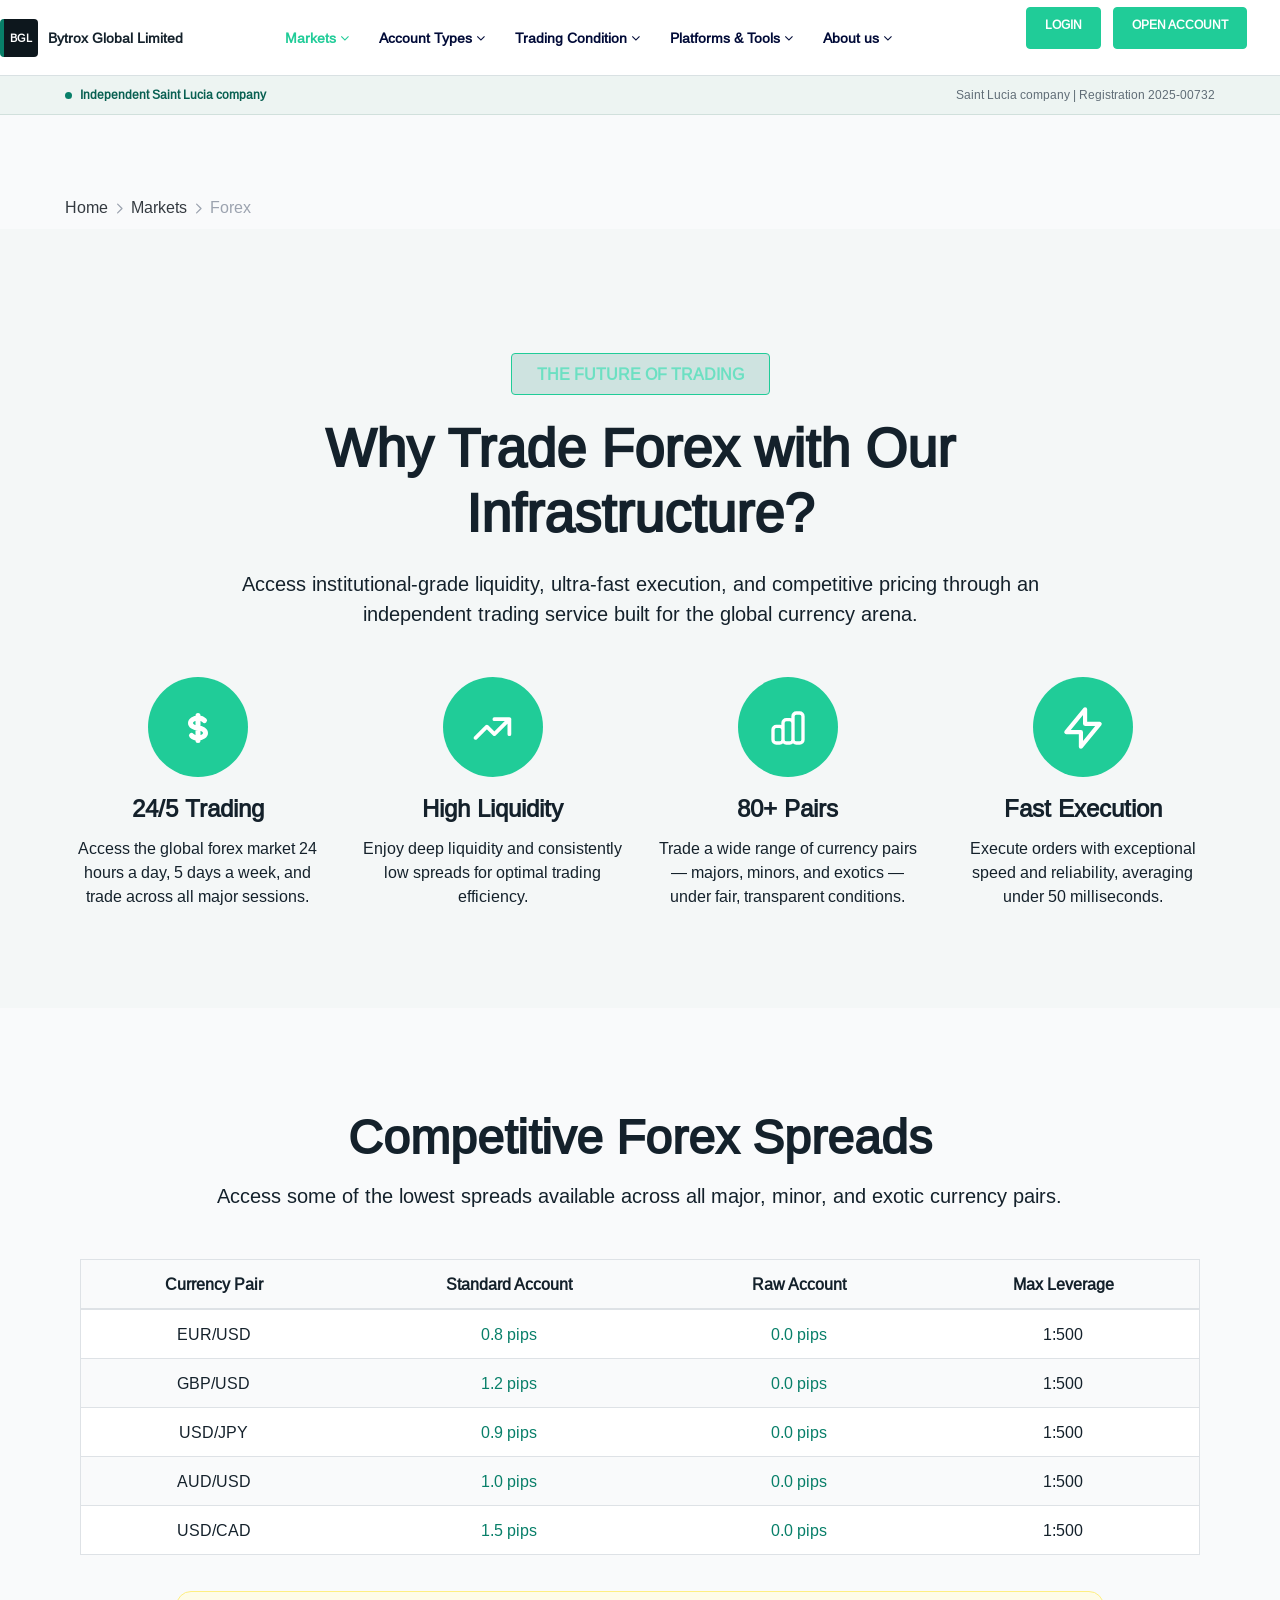
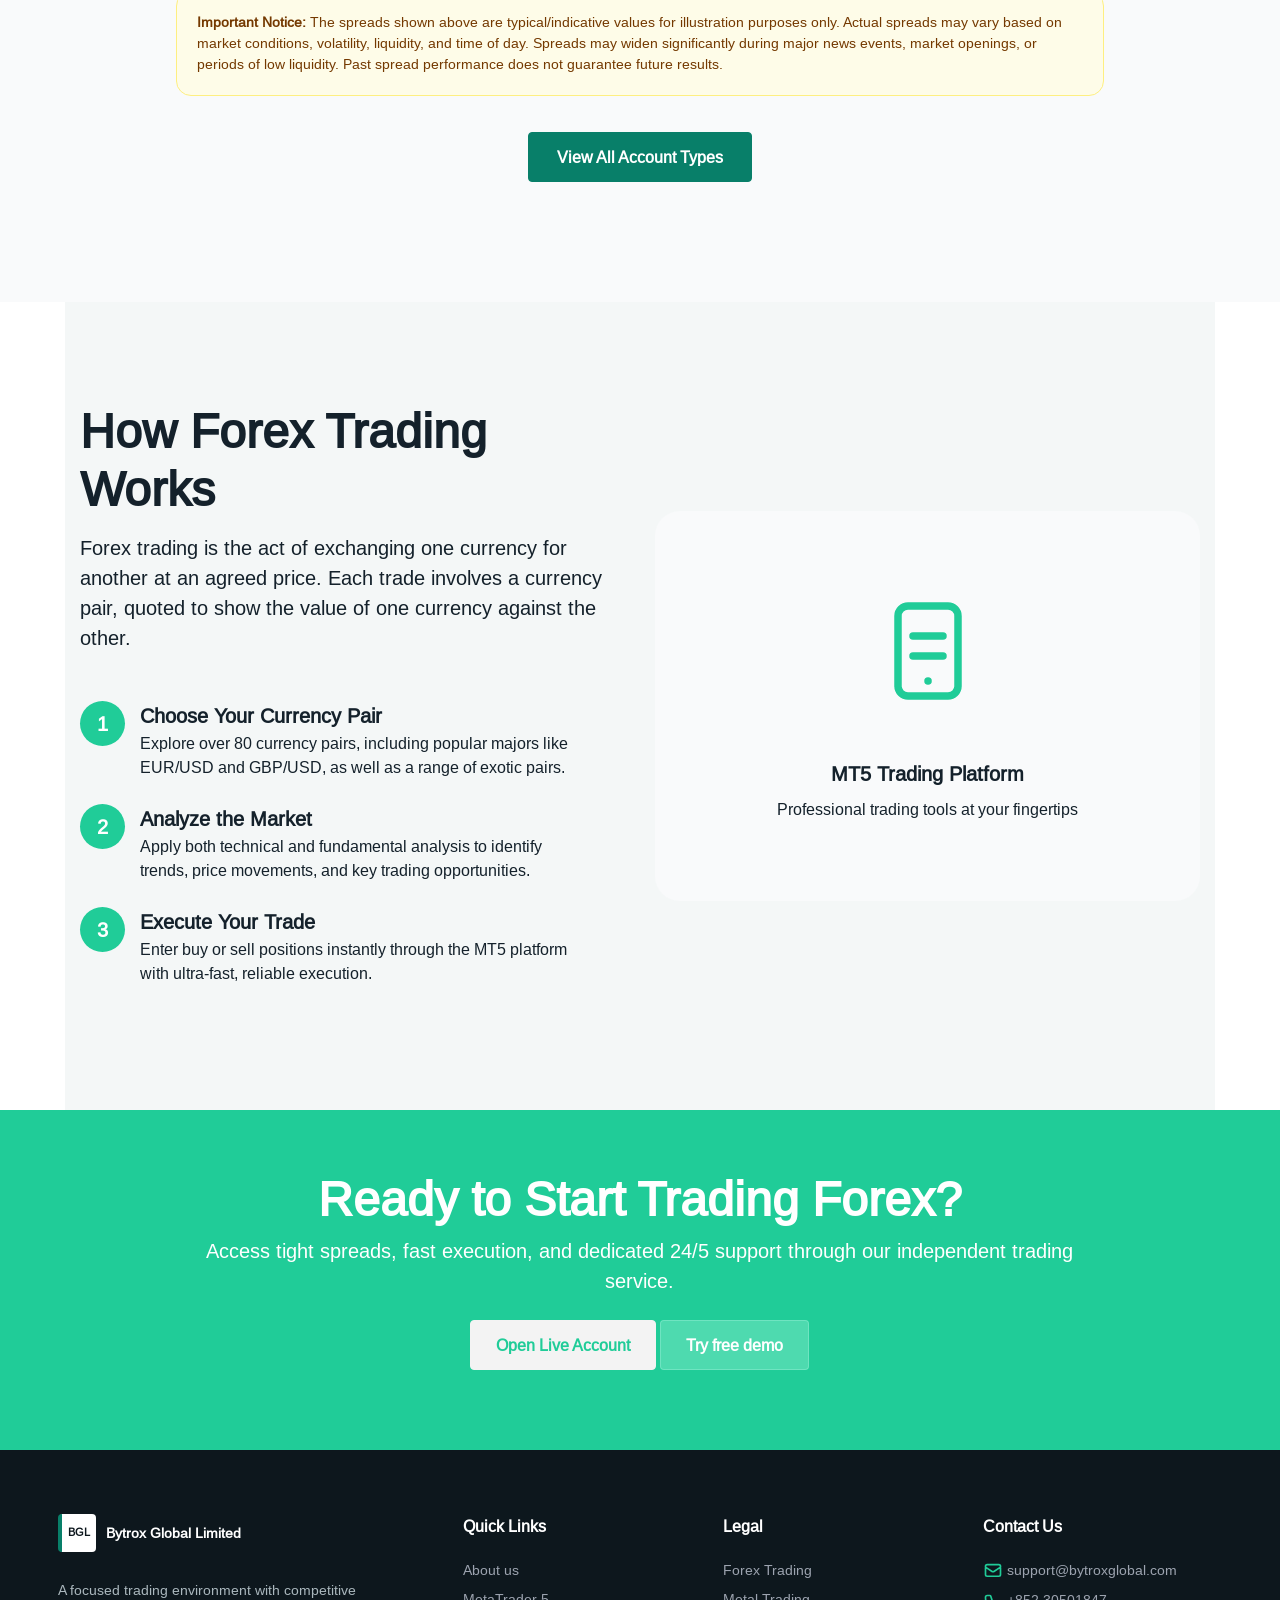
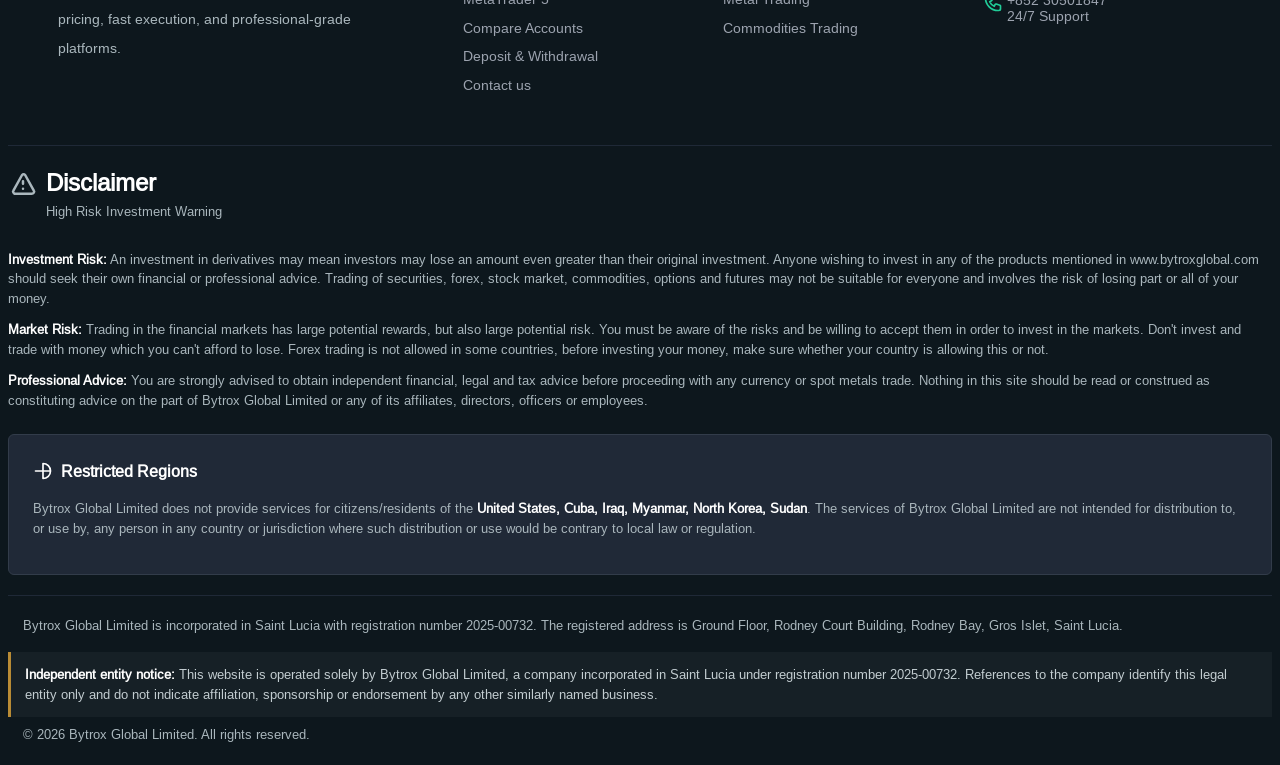
<file: forex.html>
<!DOCTYPE html>
<html lang="en">
<head>
    <meta charset="UTF-8">
    <meta http-equiv="X-UA-Compatible" content="IE=edge">
    
	<meta name="viewport" content="width=device-width, initial-scale=1.0">
	<title>Forex Trading | Bytrox Global Limited</title>
	<meta name="description" content="Trade major, minor and exotic currency pairs with Bytrox Global Limited using competitive pricing and the MetaTrader 5 platform.">
	<meta name="robots" content="index,follow,max-image-preview:large">
	<meta name="theme-color" content="#0d171d">
	<link rel="canonical" href="https://www.bytroxglobal.com/forex.html">
	<meta property="og:type" content="website">
	<meta property="og:site_name" content="Bytrox Global Limited">
	<meta property="og:title" content="Forex Trading | Bytrox Global Limited">
	<meta property="og:description" content="Trade major, minor and exotic currency pairs with Bytrox Global Limited using competitive pricing and the MetaTrader 5 platform.">
	<meta property="og:url" content="https://www.bytroxglobal.com/forex.html">
	<meta property="og:image" content="https://www.bytroxglobal.com/images/index/graph.jpg">
	<meta name="twitter:card" content="summary_large_image">
	<meta name="twitter:title" content="Forex Trading | Bytrox Global Limited">
	<meta name="twitter:description" content="Trade major, minor and exotic currency pairs with Bytrox Global Limited using competitive pricing and the MetaTrader 5 platform.">
	<meta name="twitter:image" content="https://www.bytroxglobal.com/images/index/graph.jpg">
	<link rel="icon" href="/images/favicon.svg" type="image/svg+xml">
    <link href="/css/bootstrap-reboot.min.css" rel="stylesheet"><!--重設所有 CSS -->
	<link href="/css/bootstrap.min.css" rel="stylesheet"><!--Bootstrap 4 CSS -->
	<link href="/css/font-awesome.css" rel="stylesheet">
	<link rel="stylesheet" href="/css/swiper.min.css">
	<link href="/css/style.css?t=2" rel="stylesheet">
</head>
<body>
		<header class="container-fluid header header_bk light-theme" id="header">			
			<div class="row justify-content-center align-items-center">					
				<div class="logo_menu">
				   <a href="index.html" class="logo brand-lockup" aria-label="Bytrox Global Limited home"><span class="brand-mark" aria-hidden="true">BGL</span><span class="brand-name">Bytrox Global Limited</span></a>
				</div>
				<div class="col p-0 menu d-none d-lg-block d-print-block">					 
					 <ul class="nav animenu_nav ">								
						
						<li class="nav-item li1">
							<a href="forex.html"><span>Markets  <i class="fa fa-angle-down"></i></span></a>
							<div class="animenu_nav_child text-left">
								<a href="forex.html" class="d-block">Forex </a>
								<a href="indices.html" class="d-block">Indices </a>
								<a href="commodities.html" class="d-block">Commodities</a>	
								<a href="metal.html" class="d-block">Metals </a>									
							</div>
						</li>
						<li class="nav-item li3">
							<a href="account.html"><span> Account Types  <i class="fa fa-angle-down"></i></span> </a>
							<div class="animenu_nav_child text-left">
								<a href="account.html" class="d-block">Compare Accounts</a>
							</div>	
						</li>
						<li class="nav-item li4">
							<a href="deposit.html"><span> Trading Condition  <i class="fa fa-angle-down"></i></span> </a>
							<div class="animenu_nav_child text-left">
								<a href="deposit.html" class="d-block">Deposit & Withdrawal</a>
								<a href="trading-hours.html" class="d-block">Trading Hours</a>					
							</div>	
						</li>
						<li class="nav-item li2">
							<a href="mt5.html"><span>Platforms & Tools  <i class="fa fa-angle-down"></i></span> </a>
							<div class="animenu_nav_child text-left">
								<a href="mt5.html" class="d-block">MetaTrader 5</a>
								<a href="calendar.html" class="d-block">Economic Calendar</a>
								<!--<a href="copy.html" class="d-block">Copy Trading</a>-->	
							</div>	
						</li>
						
						
						<li class="nav-item li6">
							<a href="about.html"><span>  About us   <i class="fa fa-angle-down"></i></span> </a>
							<div class="animenu_nav_child text-left">
								<a href="about.html" class="d-block"> About us </a>	
								<a href="contact.html" class="d-block"> Contact us </a>	
							</div>	
						</li>
						
					  </ul>
				</div>
				<div class="col pl-0 text-right d-none d-lg-block d-print-block header_menu_right">	
					<div class="top_login" >
						<a href="#" class="btn btn-primary"><strong>LOGIN</strong></a>
						<a href="#" class="btn btn-primary"><strong>OPEN ACCOUNT</strong></a>
					</div>
					
				</div>
				<div class="col pl-0 pr-2 d-lg-none d-block d-print-block">
					 <ul class="flex-column text-right phone_menu">
						<li class="nav-item dropdown text-right">
						  <div class="navbar-toggler nav-link header_bar" data-toggle="collapse" data-target="#navbarToggleExternalContent" aria-controls="navbarToggleExternalContent" aria-expanded="false" aria-label="Toggle navigation">
							  <i class="fa fa-reorder" id="header_bar"></i>
							  <img src="/images/header/close.svg" alt="Close menu" width="20" id="header_bar2" style="display:none;">
						 </div>
						<div class="collapse" id="navbarToggleExternalContent">
							<div class="dropdown-menu" style="display:block">								
								
								<div class="accordion" id="phone_menu">
								  <a href="/" class="phone_logo brand-lockup" aria-label="Bytrox Global Limited home"><span class="brand-mark" aria-hidden="true">BGL</span><span class="brand-name">Bytrox Global Limited</span></a>
								  <div class="card">
									<div class="card-header" id="menu_head_01">
									  <h2 class="mb-0">
										<button class="btn btn-link w-100 collapsed" type="button" data-toggle="collapse" data-target="#menu01" aria-expanded="false" aria-controls="menu01">
										  Markets <span class="fa fa-angle-down float-right"></span>
										</button>
									  </h2>
									</div>
									<div id="menu01" class="collapse" aria-labelledby="menu_head_01" data-parent="#phone_menu" style="">
									  <div class="card-body">
										<a href="forex.html" class="dropdown-item">Forex </a>
										<a href="indices.html" class="dropdown-item">Indices </a>
										<a href="commodities.html" class="dropdown-item">Commodities </a>	
										<a href="metal.html" class="dropdown-item">Metals </a>	
									  </div>
									</div>
									
								  </div>
								  
								   <div class="card">
									<div class="card-header" id="menu_head_03">
									  <h2 class="mb-0">
										<button class="btn btn-link w-100 collapsed" type="button" data-toggle="collapse" data-target="#menu03" aria-expanded="false" aria-controls="menu03">
										 Account Types   <span class="fa fa-angle-down float-right"></span>
										</button>
									  </h2>
									</div>
									<div id="menu03" class="collapse" aria-labelledby="menu_head_03" data-parent="#phone_menu" style="">
									  <div class="card-body">
										<a href="account.html" class="dropdown-item">Compare Accounts </a>											
									  </div>
									</div>
								  </div>
								  <div class="card">
									<div class="card-header" id="menu_head_04">
									  <h2 class="mb-0">
										<button class="btn btn-link w-100 collapsed" type="button" data-toggle="collapse" data-target="#menu04" aria-expanded="false" aria-controls="menu04">
										  Trading Condition   <span class="fa fa-angle-down float-right"></span>
										</button>
									  </h2>
									</div>
									<div id="menu04" class="collapse" aria-labelledby="menu_head_04" data-parent="#phone_menu" style="">
									  <div class="card-body">
										<a href="deposit.html" class="dropdown-item">Deposit & Withdrawal</a>
										<a href="trading-hours.html" class="dropdown-item">Trading Hours</a>								
									  </div>
									</div>
								  </div>
								 <div class="card">
									<div class="card-header" id="menu_head_02">
									  <h2 class="mb-0">
										<button class="btn btn-link w-100 collapsed" type="button" data-toggle="collapse" data-target="#menu02" aria-expanded="false" aria-controls="menu02">
										  Platforms & Tools <span class="fa fa-angle-down float-right"></span>
										</button>
									  </h2>
									</div>
									<div id="menu02" class="collapse" aria-labelledby="menu_head_02" data-parent="#phone_menu" style="">
									  <div class="card-body">
										<a href="mt5.html" class="dropdown-item">MetaTrader 5</a>
										<a href="calendar.html" class="dropdown-item">Economic Calendar</a>
										<a href="copy.html" class="dropdown-item">Copy Trading</a>
									  </div>
									</div>
								  </div>
								  
								  <div class="card">
									<div class="card-header" id="menu_head_06">
									  <h2 class="mb-0">
										<button class="btn btn-link w-100 collapsed" type="button" data-toggle="collapse" data-target="#menu06" aria-expanded="false" aria-controls="menu06">
										  About us  <span class="fa fa-angle-down float-right"></span>
										</button>
									  </h2>
									</div>
									<div id="menu06" class="collapse" aria-labelledby="menu_head_05" data-parent="#phone_menu" style="">
									  <div class="card-body">
										<a href="about.html" class="dropdown-item"> About us </a>	
										<a href="contact.html" class="dropdown-item"> Contact us </a>											
									  </div>
									</div>
								  </div>
								  
								</div>  
								
							</div>
								
							
						  </div>
						</li>						
						<li class="nav-item dropdown float-right">
							<a href="#" class="btn btn-primary phone_top m-0 "><strong>OPEN ACCOUNT</strong></a>
						</li>
					</ul>
				</div>
				
		</div>
	</header>
<div class="identity-strip" role="note" aria-label="Company identity"><div class="container"><span class="identity-status"><strong>Independent Saint Lucia company</strong></span><span class="identity-detail">Saint Lucia company | Registration 2025-00732</span></div></div>



<!-- banner -->
<div class=" container-fluid " style="background: #f9fafb;padding-top:80px;padding-bottom:10px;">
	<div class="container ">
		<div class="row justify-content-center">
			<div class="col-sm-12">
				<a href="/" class="text-dark">Home</a> <svg width="15" fill="none" stroke="#9ca3af" viewBox="0 0 24 24" aria-hidden="true">
                            <path stroke-linecap="round" stroke-linejoin="round" stroke-width="2" d="M9 5l7 7-7 7"></path>
                        </svg>
					<a href="#" class="text-dark">Markets </a> <svg width="15" fill="none" stroke="#9ca3af" viewBox="0 0 24 24" aria-hidden="true">
                            <path stroke-linecap="round" stroke-linejoin="round" stroke-width="2" d="M9 5l7 7-7 7"></path>
                        </svg>
					<a href="#" class="c_grew">Forex </a>
			</div>
		</div>
	</div>
</div>
			<div class=" container-fluid maket_header">
				<div class="container ">
					<div class="row justify-content-center">
						<div class="col-sm-9 banner_01_cont pt-4 pb-4 text-center">
							<div class="banner_cont">										
								<h6 class="text_h6">the future of Trading</h6>
								<h1 class="fwb">Why Trade Forex with Our Infrastructure?</h1>
								<h5 class=" mb-4">Access institutional-grade liquidity, ultra-fast execution, and competitive pricing through an independent trading service built for the global currency arena.</h5>
								
							</div>
						</div>
					</div>
					<div class="row justify-content-center">
						<div class="col-sm-3 text-center">
							<div class="forex_svg"><svg width="60" fill="none" stroke="#fff" viewBox="0 0 24 24">
                        <path stroke-linecap="round" stroke-linejoin="round" stroke-width="2" d="M12 8c-1.657 0-3 .895-3 2s1.343 2 3 2 3 .895 3 2-1.343 2-3 2m0-8c1.11 0 2.08.402 2.599 1M12 8V7m0 1v8m0 0v1m0-1c-1.11 0-2.08-.402-2.599-1"></path>
                    </svg></div>
							<h4 class="fwb mb-2">24/5 Trading</h4>
							<h6>Access the global forex market 24 hours a day, 5 days a week, and trade across all major sessions.</h6>
						</div>
						<div class="col-sm-3 text-center">
							<div class="forex_svg"><svg width="45" fill="none" stroke="#fff" viewBox="0 0 24 24">
                       <path stroke-linecap="round" stroke-linejoin="round" stroke-width="2" d="M13 7h8m0 0v8m0-8l-8 8-4-4-6 6"></path></svg></div>
							<h4 class="fwb mb-2">High Liquidity</h4>
							<h6>Enjoy deep liquidity and consistently low spreads for optimal trading efficiency.</h6>
						</div>
						<div class="col-sm-3 text-center">
							<div class="forex_svg"><svg width="40" fill="none" stroke="#fff" viewBox="0 0 24 24">
                        <path stroke-linecap="round" stroke-linejoin="round" stroke-width="2" d="M9 19v-6a2 2 0 00-2-2H5a2 2 0 00-2 2v6a2 2 0 002 2h2a2 2 0 002-2zm0 0V9a2 2 0 012-2h2a2 2 0 012 2v10m-6 0a2 2 0 002 2h2a2 2 0 002-2m0 0V5a2 2 0 012-2h2a2 2 0 012 2v14a2 2 0 01-2 2h-2a2 2 0 01-2-2z"></path></svg></div>
							<h4 class="fwb mb-2">80+ Pairs</h4>
							<h6>Trade a wide range of currency pairs — majors, minors, and exotics — under fair, transparent conditions.</h6>
						</div>
						<div class="col-sm-3 text-center">
							<div class="forex_svg"><svg width="50" fill="none" stroke="#fff" viewBox="0 0 24 24">
                        <path stroke-linecap="round" stroke-linejoin="round" stroke-width="2" d="M13 10V3L4 14h7v7l9-11h-7z"></path>
                    </svg></div>
							<h4 class="fwb mb-2">Fast Execution</h4>
							<h6>Execute orders with exceptional speed and reliability, averaging under 50 milliseconds.</h6>
						</div>
						
					</div>
					
				</div>
			</div>
			
	
<!-- banner end -->
<div class=" container-fluid maket_header maket_header" style="background:#f9fafb;">	
	<div class="container ">
		<div class="row m-0  align-items-center justify-content-center">
			<div class="col-sm-10 text-center mb-5">
				<h2 class="fwb mb-3">Competitive Forex Spreads</h2>
				<h5>Access some of the lowest spreads available across all major, minor, and exotic currency pairs.<h5>
			</div>
			<div class="col-sm-12 text-center forex_table">
				<table class="table table-borderd border table-striped">
                        <thead class="">
                            <tr>
                                <th scope="col" >Currency Pair</th>
                                <th scope="col" >Standard Account</th>
                                <th scope="col" >Raw Account</th>
                                <th scope="col" >Max Leverage</th>
                            </tr>
                        </thead>
                        <tbody >
                            <tr>
                                <td >EUR/USD</td>
                                <td class=" c_blue">0.8 pips</td>
                                <td class=" c_blue">0.0 pips</td>
                                <td >1:500</td>
                            </tr>
                            <tr class="bg-gray-50 dark:bg-gray-800">
                                <td >GBP/USD</td>
                                <td class=" c_blue">1.2 pips</td>
                                <td class="c_blue ">0.0 pips</td>
                                <td >1:500</td>
                            </tr>
                            <tr>
                                <td >USD/JPY</td>
                                <td class="c_blue ">0.9 pips</td>
                                <td class="c_blue ">0.0 pips</td>
                                <td >1:500</td>
                            </tr>
                            <tr class="bg-gray-50 dark:bg-gray-800">
                                <td >AUD/USD</td>
                                <td class="c_blue ">1.0 pips</td>
                                <td class=" c_blue">0.0 pips</td>
                                <td >1:500</td>
                            </tr>
                            <tr>
                                <td >USD/CAD</td>
                                <td class="c_blue ">1.5 pips</td>
                                <td class="c_blue ">0.0 pips</td>
                                <td >1:500</td>
                            </tr>
                        </tbody>
                    </table>
			</div>
			<div class="col-sm-10 ">
				<div class="forex_tip">
					<strong>Important Notice:</strong> The spreads shown above are typical/indicative values for illustration purposes only. Actual spreads may vary based on market conditions, volatility, liquidity, and time of day. Spreads may widen significantly during major news events, market openings, or periods of low liquidity. Past spread performance does not guarantee future results.
				</div>
				
			</div>
			<div class="col-12 banner_btn text-center mt-3">
				<a href="account.html" class="btn btn-primary"><strong>View All Account Types</strong></a>
			</div>
	    </div>	
	</div>
</div>	
	
	<div class="container ">
		<div class="row m-0 maket_header align-items-center justify-content-center">
			
			<div class="col-sm-6">
				<h2 class="fwb mb-3">How Forex Trading Works</h2>
				<h5>Forex trading is the act of exchanging one currency for another at an agreed price. Each trade involves a currency pair, quoted to show the value of one currency against the other.</h5>
				
				<ul class="tip pt-5" >
					<li>
						<div class="step">1</div>
						<div class="tip_cont">	
							<h5 class="fwb">Choose Your Currency Pair</h5>
							<h6>Explore over 80 currency pairs, including popular majors like EUR/USD and GBP/USD, as well as a range of exotic pairs.</h6>
						</div>
					</li>
					<li>
						<div class="step">2</div>
						<div class="tip_cont">	
							<h5 class="fwb">Analyze the Market</h5>
							<h6>Apply both technical and fundamental analysis to identify trends, price movements, and key trading opportunities.</h6>
						</div>
					</li>
					<li>
						<div class="step">3</div>
						<div class="tip_cont">	
							<h5 class="fwb">Execute Your Trade</h5>
							<h6>Enter buy or sell positions instantly through the MT5 platform with ultra-fast, reliable execution.</h6>
						</div>
					</li>
				</ul>
				
			</div>
			<div class="col-sm-6 text-center pt-5 pb-5">
				<div class="forex_02_cont">
					<svg width="120px" fill="none" stroke="#20CC98" viewBox="0 0 24 24">
                        <path stroke-linecap="round" stroke-linejoin="round" stroke-width="1.5" d="M12 18h.01M8 21h8a2 2 0 002-2V5a2 2 0 00-2-2H8a2 2 0 00-2 2v14a2 2 0 002 2z"></path>
                        <path stroke-linecap="round" stroke-linejoin="round" stroke-width="1.5" d="M9 9h6m-6 4h6"></path>
                    </svg>
					<h5 class="pt-5 mb-2 fwb">MT5 Trading Platform</h5>
					<h6>Professional trading tools at your fingertips</h6>
				</div>
				
			</div>
	    </div>
		
		
	</div>	
<div class="container-fluid step_bg" >
	<div class="container  text-center">
		<div class="row m-0 justify-content-center">
			<div class="col-sm-10">
				<div>
					<h2 class="fwb mb-2">Ready to Start Trading Forex?</h2>
					<h5>Access tight spreads, fast execution, and dedicated 24/5 support through our independent trading service.</h5>
				</div>
				<div class="banner_btn mt-4">
					<a href="#" class="btn btn-light2"><strong>Open Live Account</strong></a>
					<a href="#" class="btn btn-light3"><strong>Try free demo</strong></a>
					
				</div>
			</div>
			
		</div>
	</div>
</div>	
<footer class="container-fluid ">	
		<div class="container">
			<div class="row footer">					
				<div class="col-sm pl-0" style="max-width:360px;">					
					<div >
                        <div class="footer-brand-lockup" aria-label="Bytrox Global Limited"><span class="brand-mark" aria-hidden="true">BGL</span><span class="brand-name">Bytrox Global Limited</span></div>
                    </div>					
					
					<div class="pt-4" style="max-width:320px;">A focused trading environment with competitive pricing, fast execution, and professional-grade platforms.</div>
				</div>
				<div class="col-sm  d-none d-lg-block d-md-block d-print-block">
					<div class="row justify-content-around">
						<div class="col-sm-3" style="max-width:300px;">
							<h5 class="mb-2"><strong>Quick Links </strong></h5>
							<a href="about.html" class="d-block"> About us </a>	
							<a href="mt5.html" class="d-block">MetaTrader 5</a>
							<a href="account.html" class="d-block">Compare Accounts </a>	
							<a href="deposit.html" class="d-block">Deposit & Withdrawal</a>
							<a href="contact.html" class="d-block"> Contact us </a>	
						</div>
						<div class="col-sm-3" style="max-width:300px;">
							<h5 class="mb-2"><strong>Legal </strong></h5>
							<a href="forex.html" class="d-block"> Forex Trading</a>
							<a href="metal.html" class="d-block"> Metal Trading</a>
							<a href="commodities.html" class="d-block">  Commodities Trading</a>
						</div>
						
						
						<div class="col-sm-3" style="max-width:300px;">
							<h5 class="mb-2"><strong>Contact Us </strong></h5>
							<a href="mailto:support@bytroxglobal.com" class="d-flex mb-2">
								<svg width="20px" fill="none" stroke="#20CC98" viewBox="0 0 24 24">
									<path stroke-linecap="round" stroke-linejoin="round" stroke-width="2" d="M3 8l7.89 5.26a2 2 0 002.22 0L21 8M5 19h14a2 2 0 002-2V7a2 2 0 00-2-2H5a2 2 0 00-2 2v10a2 2 0 002 2z"></path>
								</svg>
								<span class="pl-1">support@bytroxglobal.com</span>
							</a>
							<a href="tel:+85230501847" class="d-flex align-items-start">
								<svg width="20px" fill="none" stroke="#20CC98" viewBox="0 0 24 24">
									<path stroke-linecap="round" stroke-linejoin="round" stroke-width="2" d="M3 5a2 2 0 012-2h3.28a1 1 0 01.948.684l1.498 4.493a1 1 0 01-.502 1.21l-2.257 1.13a11.042 11.042 0 005.516 5.516l1.13-2.257a1 1 0 011.21-.502l4.493 1.498a1 1 0 01.684.949V19a2 2 0 01-2 2h-1C9.716 21 3 14.284 3 6V5z"></path>
								</svg>
								<div style="line-height:1.1;" class="pl-1">+852 30501847<br>24/7 Support</div>
							</a>	
						</div>
						
						
						
					</div>
				</div>
				
		</div>
		</div>
        
		<div class="footer2 text-warp row ">
        	
           
                <div class="">
					<hr>
					<div class="d-flex align-items-start mb-3">
						<svg class="mr-2 mt-1" width="30px" fill="none" stroke="currentColor" viewBox="0 0 24 24">
							<path stroke-linecap="round" stroke-linejoin="round" stroke-width="2" d="M12 9v2m0 4h.01m-6.938 4h13.856c1.54 0 2.502-1.667 1.732-2.5L13.732 4c-.77-.833-1.732-.833-2.5 0L4.314 16.5c-.77.833.192 2.5 1.732 2.5z"></path>
						</svg>
						<div>
							<h4 class="fwb">Disclaimer</h4>
							<p class="text-gray-400 font-semibold">High Risk Investment Warning</p>
						</div>
					</div>
					<div class="space-y-4 text-sm text-gray-400 leading-relaxed">
						<p>
							<strong class="text-gray-200">Investment Risk:</strong> An investment in derivatives may mean investors may lose an amount even greater than their original investment. Anyone wishing to invest in any of the products mentioned in www.bytroxglobal.com should seek their own financial or professional advice. Trading of securities, forex, stock market, commodities, options and futures may not be suitable for everyone and involves the risk of losing part or all of your money.
						</p>

						<p>
							<strong class="text-gray-200">Market Risk:</strong> Trading in the financial markets has large potential rewards, but also large potential risk. You must be aware of the risks and be willing to accept them in order to invest in the markets. Don't invest and trade with money which you can't afford to lose. Forex trading is not allowed in some countries, before investing your money, make sure whether your country is allowing this or not.
						</p>

						<p>
							<strong class="text-gray-200">Professional Advice:</strong> You are strongly advised to obtain independent financial, legal and tax advice before proceeding with any currency or spot metals trade. Nothing in this site should be read or construed as constituting advice on the part of Bytrox Global Limited or any of its affiliates, directors, officers or employees.
						</p>

						<div class="p-4 mt-4 mb-2 border">
							<h6 class="d-flex align-items-center fwb mb-3">
								<svg class="mr-2" width="20px" fill="none" stroke="currentColor" viewBox="0 0 24 24">
									<path stroke-linecap="round" stroke-linejoin="round" stroke-width="2" d="M21 12a9 9 0 01-9 9m9-9a9 9 0 00-9-9m9 9H3m9 9v-9m0-9v9"></path>
								</svg>
								Restricted Regions
							</h6>
							<p class="">
								Bytrox Global Limited does not provide services for citizens/residents of the <strong class="text-gray-200">United States, Cuba, Iraq, Myanmar, North Korea, Sudan</strong>. The services of Bytrox Global Limited are not intended for distribution to, or use by, any person in any country or jurisdiction where such distribution or use would be contrary to local law or regulation.
							</p>
						</div>
					</div>
					<hr>
				</div>
				<p class="col-sm-12 mb-2">Bytrox Global Limited is incorporated in Saint Lucia with registration number 2025-00732. The registered address is Ground Floor, Rodney Court Building, Rodney Bay, Gros Islet, Saint Lucia.</p>
				<p class="col-sm-12 mb-2 independent-disclosure" data-nosnippet><strong>Independent entity notice:</strong> This website is operated solely by Bytrox Global Limited, a company incorporated in Saint Lucia under registration number 2025-00732. References to the company identify this legal entity only and do not indicate affiliation, sponsorship or endorsement by any other similarly named business.</p>
				<p class="col-sm-12 pb-2">&copy; 2026 Bytrox Global Limited. All rights reserved.</p>
				
				
					
        </div>
		
		
		
	</footer>
	<script src="/js/jquery-3.1.1.min.js"></script>
	<script src="/js/popper.min.js"></script>
	<script src="/js/bootstrap.min.js"></script>
	<script src="/js/swiper-bundle.js"></script>
	<script src="/js/isScroll.js"></script>
	<script src="/js/style.js"></script>
	<script src="/js/echarts.min.js"></script> 	
	
	<script>
	var chkcomhk=window.location.href;
if(chkcomhk.indexOf("forex.html")>-1){
	$(".li1").addClass("active");
}else if(chkcomhk.indexOf("indices.html")>-1){
	$(".li1").addClass("active");
}else if(chkcomhk.indexOf("commodities.html")>-1){
	$(".li1").addClass("active");
}else if(chkcomhk.indexOf("metal.html")>-1){
	$(".li1").addClass("active");
}else if(chkcomhk.indexOf("mt5.html")>-1){
	$(".li2").addClass("active");
}else if(chkcomhk.indexOf("calendar.html")>-1){
	$(".li2").addClass("active");
}else if(chkcomhk.indexOf("account.html")>-1){
	$(".li3").addClass("active");
}else if(chkcomhk.indexOf("deposit.html")>-1){
	$(".li4").addClass("active");
}else if(chkcomhk.indexOf("trading-hours.html")>-1){
	$(".li4").addClass("active");
}else if(chkcomhk.indexOf("copy.html")>-1){
	$(".li4").addClass("active");
}else if(chkcomhk.indexOf("partnership.html")>-1){
	$(".li5").addClass("active");
}else if(chkcomhk.indexOf("about.html")>-1){
	$(".li6").addClass("active");
}else if(chkcomhk.indexOf("contact.html")>-1){
	$(".li6").addClass("active");
}
</script>
	</body>
</html>
</file>
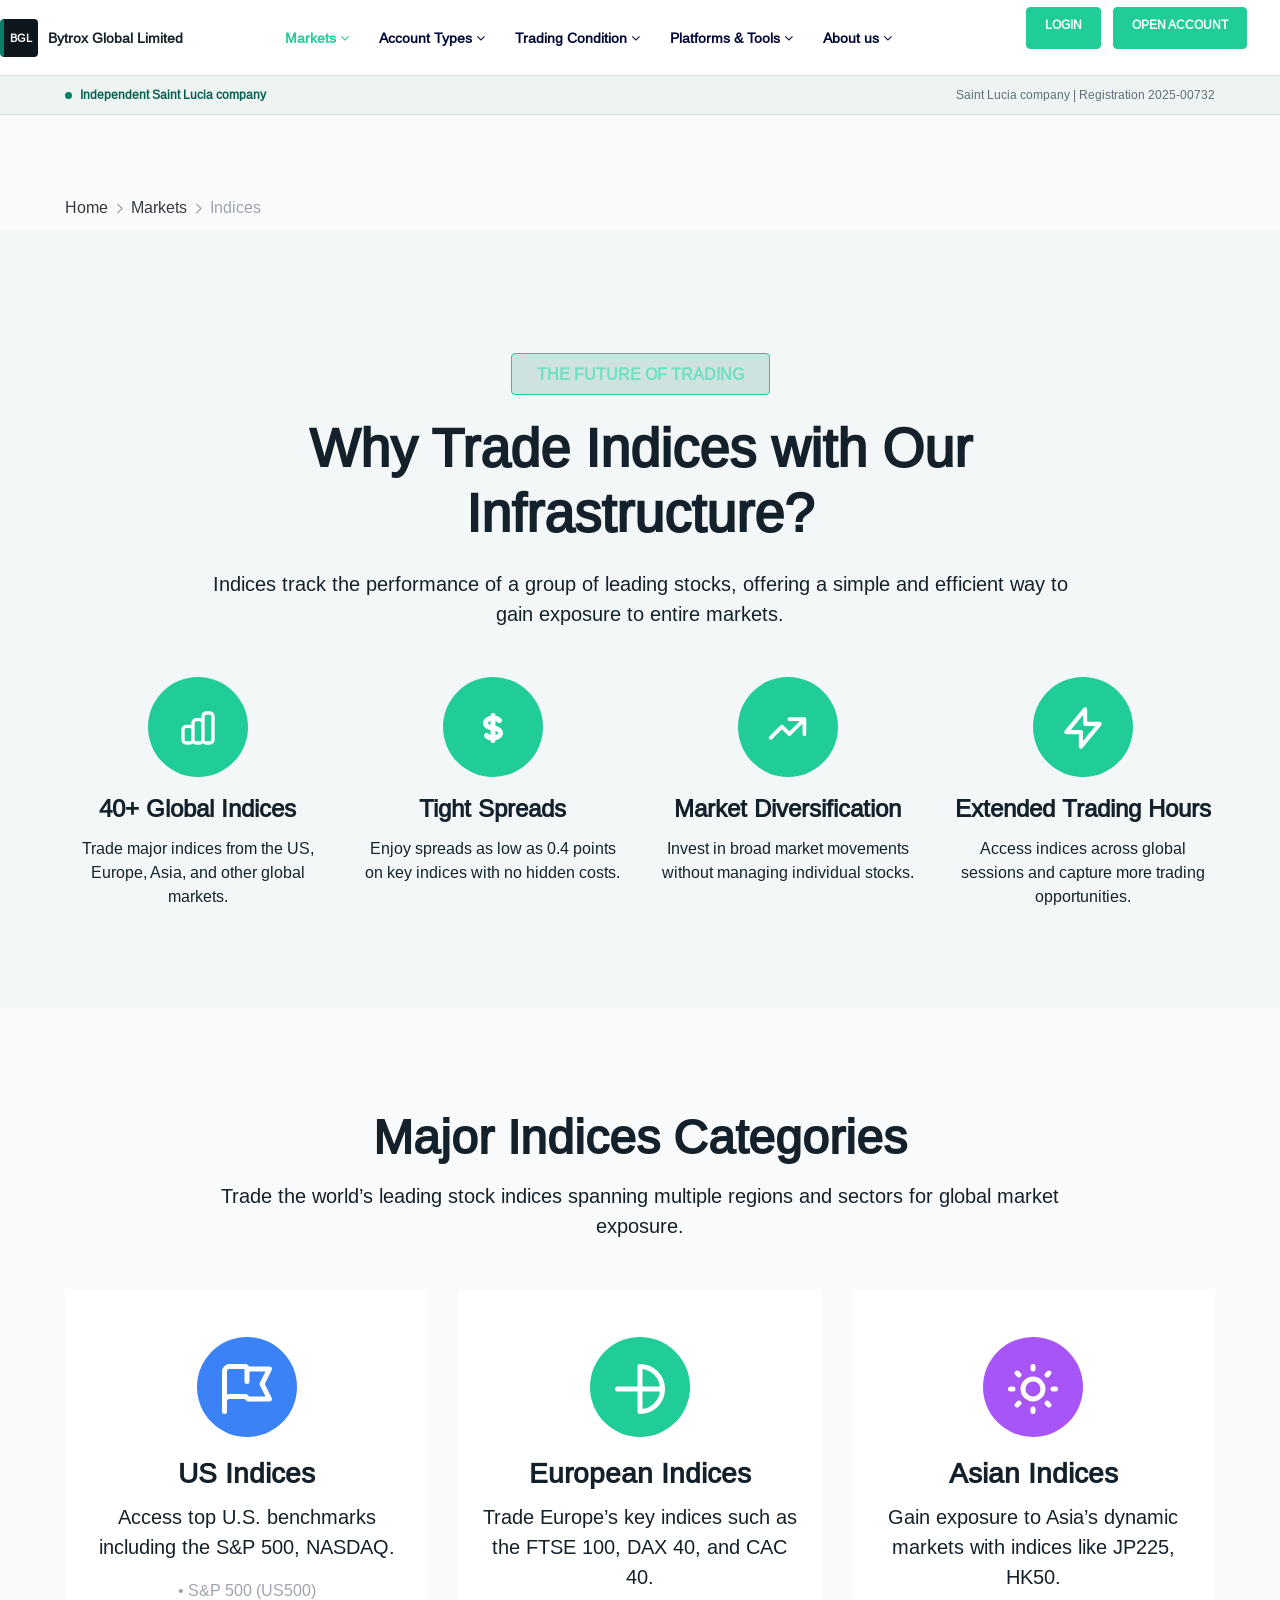
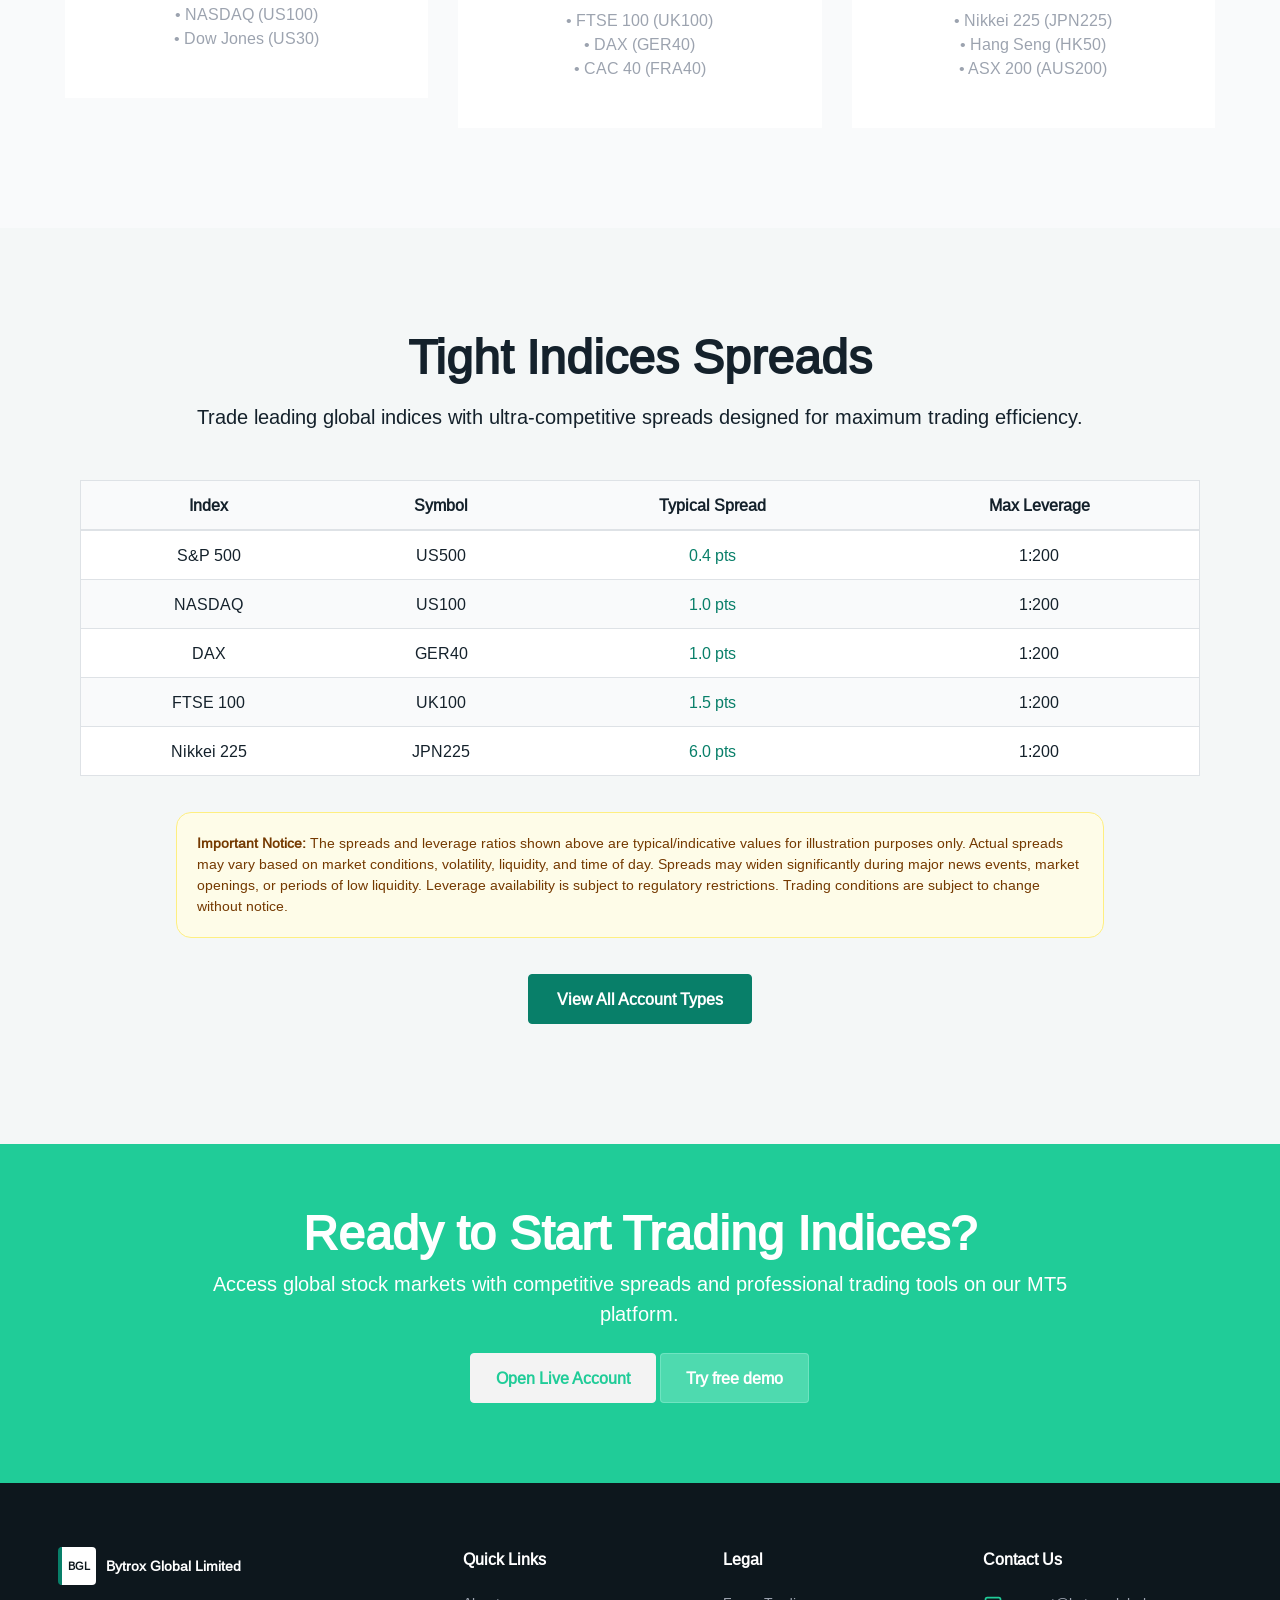
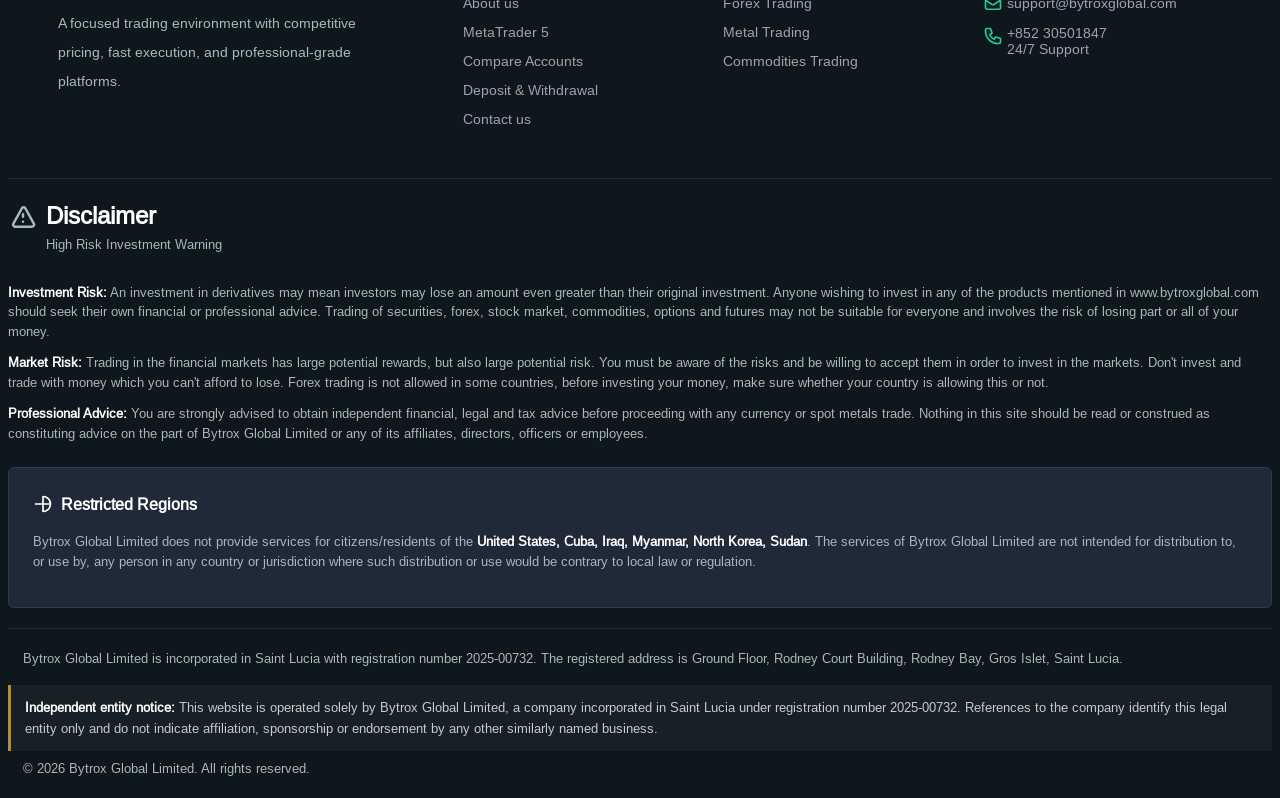
<file: indices.html>
<!DOCTYPE html>
<html lang="en">
<head>
    <meta charset="UTF-8">
    <meta http-equiv="X-UA-Compatible" content="IE=edge">
    
	<meta name="viewport" content="width=device-width, initial-scale=1.0">
	<title>Index CFD Trading | Bytrox Global Limited</title>
	<meta name="description" content="Trade index CFDs from major global markets with Bytrox Global Limited and access flexible trading through MetaTrader 5.">
	<meta name="robots" content="index,follow,max-image-preview:large">
	<meta name="theme-color" content="#0d171d">
	<link rel="canonical" href="https://www.bytroxglobal.com/indices.html">
	<meta property="og:type" content="website">
	<meta property="og:site_name" content="Bytrox Global Limited">
	<meta property="og:title" content="Index CFD Trading | Bytrox Global Limited">
	<meta property="og:description" content="Trade index CFDs from major global markets with Bytrox Global Limited and access flexible trading through MetaTrader 5.">
	<meta property="og:url" content="https://www.bytroxglobal.com/indices.html">
	<meta property="og:image" content="https://www.bytroxglobal.com/images/index/graph.jpg">
	<meta name="twitter:card" content="summary_large_image">
	<meta name="twitter:title" content="Index CFD Trading | Bytrox Global Limited">
	<meta name="twitter:description" content="Trade index CFDs from major global markets with Bytrox Global Limited and access flexible trading through MetaTrader 5.">
	<meta name="twitter:image" content="https://www.bytroxglobal.com/images/index/graph.jpg">
	<link rel="icon" href="/images/favicon.svg" type="image/svg+xml">
    <link href="/css/bootstrap-reboot.min.css" rel="stylesheet"><!--重設所有 CSS -->
	<link href="/css/bootstrap.min.css" rel="stylesheet"><!--Bootstrap 4 CSS -->
	<link href="/css/font-awesome.css" rel="stylesheet">
	<link rel="stylesheet" href="/css/swiper.min.css">
	<link href="/css/style.css?t=2" rel="stylesheet">
</head>
<body>
		<header class="container-fluid header header_bk light-theme" id="header">			
			<div class="row justify-content-center align-items-center">					
				<div class="logo_menu">
				   <a href="index.html" class="logo brand-lockup" aria-label="Bytrox Global Limited home"><span class="brand-mark" aria-hidden="true">BGL</span><span class="brand-name">Bytrox Global Limited</span></a>
				</div>
				<div class="col p-0 menu d-none d-lg-block d-print-block">					 
					 <ul class="nav animenu_nav ">								
						
						<li class="nav-item li1">
							<a href="forex.html"><span>Markets  <i class="fa fa-angle-down"></i></span></a>
							<div class="animenu_nav_child text-left">
								<a href="forex.html" class="d-block">Forex </a>
								<a href="indices.html" class="d-block">Indices </a>
								<a href="commodities.html" class="d-block">Commodities</a>	
								<a href="metal.html" class="d-block">Metals </a>									
							</div>
						</li>
						<li class="nav-item li3">
							<a href="account.html"><span> Account Types  <i class="fa fa-angle-down"></i></span> </a>
							<div class="animenu_nav_child text-left">
								<a href="account.html" class="d-block">Compare Accounts</a>
							</div>	
						</li>
						<li class="nav-item li4">
							<a href="deposit.html"><span> Trading Condition  <i class="fa fa-angle-down"></i></span> </a>
							<div class="animenu_nav_child text-left">
								<a href="deposit.html" class="d-block">Deposit & Withdrawal</a>
								<a href="trading-hours.html" class="d-block">Trading Hours</a>					
							</div>	
						</li>
						<li class="nav-item li2">
							<a href="mt5.html"><span>Platforms & Tools  <i class="fa fa-angle-down"></i></span> </a>
							<div class="animenu_nav_child text-left">
								<a href="mt5.html" class="d-block">MetaTrader 5</a>
								<a href="calendar.html" class="d-block">Economic Calendar</a>
								<!--<a href="copy.html" class="d-block">Copy Trading</a>-->	
							</div>	
						</li>
						
						
						<li class="nav-item li6">
							<a href="about.html"><span>  About us   <i class="fa fa-angle-down"></i></span> </a>
							<div class="animenu_nav_child text-left">
								<a href="about.html" class="d-block"> About us </a>	
								<a href="contact.html" class="d-block"> Contact us </a>	
							</div>	
						</li>
						
					  </ul>
				</div>
				<div class="col pl-0 text-right d-none d-lg-block d-print-block header_menu_right">	
					<div class="top_login" >
						<a href="#" class="btn btn-primary"><strong>LOGIN</strong></a>
						<a href="#" class="btn btn-primary"><strong>OPEN ACCOUNT</strong></a>
					</div>
					
				</div>
				<div class="col pl-0 pr-2 d-lg-none d-block d-print-block">
					 <ul class="flex-column text-right phone_menu">
						<li class="nav-item dropdown text-right">
						  <div class="navbar-toggler nav-link header_bar" data-toggle="collapse" data-target="#navbarToggleExternalContent" aria-controls="navbarToggleExternalContent" aria-expanded="false" aria-label="Toggle navigation">
							  <i class="fa fa-reorder" id="header_bar"></i>
							  <img src="/images/header/close.svg" alt="Close menu" width="20" id="header_bar2" style="display:none;">
						 </div>
						<div class="collapse" id="navbarToggleExternalContent">
							<div class="dropdown-menu" style="display:block">								
								
								<div class="accordion" id="phone_menu">
								  <a href="/" class="phone_logo brand-lockup" aria-label="Bytrox Global Limited home"><span class="brand-mark" aria-hidden="true">BGL</span><span class="brand-name">Bytrox Global Limited</span></a>
								  <div class="card">
									<div class="card-header" id="menu_head_01">
									  <h2 class="mb-0">
										<button class="btn btn-link w-100 collapsed" type="button" data-toggle="collapse" data-target="#menu01" aria-expanded="false" aria-controls="menu01">
										  Markets <span class="fa fa-angle-down float-right"></span>
										</button>
									  </h2>
									</div>
									<div id="menu01" class="collapse" aria-labelledby="menu_head_01" data-parent="#phone_menu" style="">
									  <div class="card-body">
										<a href="forex.html" class="dropdown-item">Forex </a>
										<a href="indices.html" class="dropdown-item">Indices </a>
										<a href="commodities.html" class="dropdown-item">Commodities </a>	
										<a href="metal.html" class="dropdown-item">Metals </a>	
									  </div>
									</div>
									
								  </div>
								  
								   <div class="card">
									<div class="card-header" id="menu_head_03">
									  <h2 class="mb-0">
										<button class="btn btn-link w-100 collapsed" type="button" data-toggle="collapse" data-target="#menu03" aria-expanded="false" aria-controls="menu03">
										 Account Types   <span class="fa fa-angle-down float-right"></span>
										</button>
									  </h2>
									</div>
									<div id="menu03" class="collapse" aria-labelledby="menu_head_03" data-parent="#phone_menu" style="">
									  <div class="card-body">
										<a href="account.html" class="dropdown-item">Compare Accounts </a>											
									  </div>
									</div>
								  </div>
								  <div class="card">
									<div class="card-header" id="menu_head_04">
									  <h2 class="mb-0">
										<button class="btn btn-link w-100 collapsed" type="button" data-toggle="collapse" data-target="#menu04" aria-expanded="false" aria-controls="menu04">
										  Trading Condition   <span class="fa fa-angle-down float-right"></span>
										</button>
									  </h2>
									</div>
									<div id="menu04" class="collapse" aria-labelledby="menu_head_04" data-parent="#phone_menu" style="">
									  <div class="card-body">
										<a href="deposit.html" class="dropdown-item">Deposit & Withdrawal</a>
										<a href="trading-hours.html" class="dropdown-item">Trading Hours</a>								
									  </div>
									</div>
								  </div>
								 <div class="card">
									<div class="card-header" id="menu_head_02">
									  <h2 class="mb-0">
										<button class="btn btn-link w-100 collapsed" type="button" data-toggle="collapse" data-target="#menu02" aria-expanded="false" aria-controls="menu02">
										  Platforms & Tools <span class="fa fa-angle-down float-right"></span>
										</button>
									  </h2>
									</div>
									<div id="menu02" class="collapse" aria-labelledby="menu_head_02" data-parent="#phone_menu" style="">
									  <div class="card-body">
										<a href="mt5.html" class="dropdown-item">MetaTrader 5</a>
										<a href="calendar.html" class="dropdown-item">Economic Calendar</a>
										<a href="copy.html" class="dropdown-item">Copy Trading</a>
									  </div>
									</div>
								  </div>
								  
								  <div class="card">
									<div class="card-header" id="menu_head_06">
									  <h2 class="mb-0">
										<button class="btn btn-link w-100 collapsed" type="button" data-toggle="collapse" data-target="#menu06" aria-expanded="false" aria-controls="menu06">
										  About us  <span class="fa fa-angle-down float-right"></span>
										</button>
									  </h2>
									</div>
									<div id="menu06" class="collapse" aria-labelledby="menu_head_05" data-parent="#phone_menu" style="">
									  <div class="card-body">
										<a href="about.html" class="dropdown-item"> About us </a>	
										<a href="contact.html" class="dropdown-item"> Contact us </a>											
									  </div>
									</div>
								  </div>
								  
								</div>  
								
							</div>
								
							
						  </div>
						</li>						
						<li class="nav-item dropdown float-right">
							<a href="#" class="btn btn-primary phone_top m-0 "><strong>OPEN ACCOUNT</strong></a>
						</li>
					</ul>
				</div>
				
		</div>
	</header>
<div class="identity-strip" role="note" aria-label="Company identity"><div class="container"><span class="identity-status"><strong>Independent Saint Lucia company</strong></span><span class="identity-detail">Saint Lucia company | Registration 2025-00732</span></div></div>



<!-- banner -->
<div class=" container-fluid " style="background: #f9fafb;padding-top:80px;padding-bottom:10px;">
	<div class="container ">
		<div class="row justify-content-center">
			<div class="col-sm-12">
				<a href="/" class="text-dark">Home</a> <svg width="15" fill="none" stroke="#9ca3af" viewBox="0 0 24 24" aria-hidden="true">
                            <path stroke-linecap="round" stroke-linejoin="round" stroke-width="2" d="M9 5l7 7-7 7"></path>
                        </svg>
					<a href="#" class="text-dark">Markets </a> <svg width="15" fill="none" stroke="#9ca3af" viewBox="0 0 24 24" aria-hidden="true">
                            <path stroke-linecap="round" stroke-linejoin="round" stroke-width="2" d="M9 5l7 7-7 7"></path>
                        </svg>
					<a href="#" class="c_grew">Indices  </a>
			</div>
		</div>
	</div>
</div>
			<div class=" container-fluid maket_header">
				<div class="container ">
					<div class="row justify-content-center">
						<div class="col-sm-9 banner_01_cont pt-4 pb-4 text-center">
							<div class="banner_cont">										
								<h6 class="text_h6">the future of Trading</h6>
								<h1 class="fwb">Why Trade Indices with Our Infrastructure?</h1>
								<h5 class=" mb-4">Indices track the performance of a group of leading stocks, offering a simple and efficient way to gain exposure to entire markets.</h5>
								
							</div>
						</div>
					</div>
					<div class="row justify-content-center">
						<div class="col-sm-3 text-center">
							<div class="forex_svg"><svg width="40" fill="none" stroke="#fff" viewBox="0 0 24 24">
                        <path stroke-linecap="round" stroke-linejoin="round" stroke-width="2" d="M9 19v-6a2 2 0 00-2-2H5a2 2 0 00-2 2v6a2 2 0 002 2h2a2 2 0 002-2zm0 0V9a2 2 0 012-2h2a2 2 0 012 2v10m-6 0a2 2 0 002 2h2a2 2 0 002-2m0 0V5a2 2 0 012-2h2a2 2 0 012 2v14a2 2 0 01-2 2h-2a2 2 0 01-2-2z"></path></svg></div>
							<h4 class="fwb mb-2">40+ Global Indices</h4>
							<h6>Trade major indices from the US, Europe, Asia, and other global markets.</h6>
						</div>
						<div class="col-sm-3 text-center">
							<div class="forex_svg"><svg width="60" fill="none" stroke="#fff" viewBox="0 0 24 24">
                        <path stroke-linecap="round" stroke-linejoin="round" stroke-width="2" d="M12 8c-1.657 0-3 .895-3 2s1.343 2 3 2 3 .895 3 2-1.343 2-3 2m0-8c1.11 0 2.08.402 2.599 1M12 8V7m0 1v8m0 0v1m0-1c-1.11 0-2.08-.402-2.599-1"></path>
                    </svg></div>
							<h4 class="fwb mb-2">Tight Spreads</h4>
							<h6>Enjoy spreads as low as 0.4 points on key indices with no hidden costs.</h6>
						</div>
						<div class="col-sm-3 text-center">
							<div class="forex_svg"><svg width="45" fill="none" stroke="#fff" viewBox="0 0 24 24">
                       <path stroke-linecap="round" stroke-linejoin="round" stroke-width="2" d="M13 7h8m0 0v8m0-8l-8 8-4-4-6 6"></path></svg></div>
							<h4 class="fwb mb-2">Market Diversification</h4>
							<h6>Invest in broad market movements without managing individual stocks.</h6>
						</div>
						
						<div class="col-sm-3 text-center">
							<div class="forex_svg"><svg width="50" fill="none" stroke="#fff" viewBox="0 0 24 24">
                        <path stroke-linecap="round" stroke-linejoin="round" stroke-width="2" d="M13 10V3L4 14h7v7l9-11h-7z"></path>
                    </svg></div>
							<h4 class="fwb mb-2">Extended Trading Hours</h4>
							<h6>Access indices across global sessions and capture more trading opportunities.</h6>
						</div>
						
					</div>
					
				</div>
			</div>
			
	
<!-- banner end -->
<div class=" container-fluid maket_header maket_header" style="background:#f9fafb;">	
	<div class="container ">
		<div class="row m-0  align-items-center justify-content-center">
			<div class="col-sm-10 text-center mb-5">
				<h2 class="fwb mb-3">Major Indices Categories</h2>
				<h5>Trade the world’s leading stock indices spanning multiple regions and sectors for global market exposure.<h5>
			</div>
		</div>
		<div class="row justify-content-center">
			<div class="col-sm-4 text-center">
				<div class=" bg-white pl-4 pr-4 pt-5 pb-5">
					<div class="forex_svg" style="background:#3b82f6"><svg width="60" fill="none" stroke="#fff" viewBox="0 0 24 24">
				<path stroke-linecap="round" stroke-linejoin="round" stroke-width="2" d="M3 21v-4m0 0V5a2 2 0 012-2h6.5l1 1H21l-3 6 3 6h-8.5l-1-1H5a2 2 0 00-2 2zm9-13.5V9"></path></svg></div>
					<h3 class="fwb mb-2">US Indices</h3>
					<h5>Access top U.S. benchmarks including the S&P 500, NASDAQ.</h5>
					<h6 class="c_grew pt-3">• S&P 500 (US500)<br>
• NASDAQ (US100)<br>
• Dow Jones (US30)</h6>
				</div>	
			</div>	
			<div class="col-sm-4 text-center">
				<div class=" bg-white pl-4 pr-4 pt-5 pb-5">
					<div class="forex_svg" style="background:#20CC98"><svg width="60" fill="none" stroke="#fff" viewBox="0 0 24 24">
				<path stroke-linecap="round" stroke-linejoin="round" stroke-width="2" d="M21 12a9 9 0 01-9 9m9-9a9 9 0 00-9-9m9 9H3m9 9v-9m0-9v9"></path></svg></div>
					<h3 class="fwb mb-2">European Indices</h3>
					<h5>Trade Europe’s key indices such as the FTSE 100, DAX 40, and CAC 40.</h5>
					<h6 class="c_grew pt-3">• FTSE 100 (UK100)<br>
• DAX (GER40)<br>
• CAC 40 (FRA40)</h6>
				</div>	
			</div>	
			<div class="col-sm-4 text-center">
				<div class=" bg-white pl-4 pr-4 pt-5 pb-5">
					<div class="forex_svg" style="background:#a855f7"><svg width="60" fill="none" stroke="#fff" viewBox="0 0 24 24">
				<path stroke-linecap="round" stroke-linejoin="round" stroke-width="2" d="M12 3v1m0 16v1m9-9h-1M4 12H3m15.364 6.364l-.707-.707M6.343 6.343l-.707-.707m12.728 0l-.707.707M6.343 17.657l-.707.707M16 12a4 4 0 11-8 0 4 4 0 018 0z"></path></svg></div>
					<h3 class="fwb mb-2">Asian Indices</h3>
					<h5>Gain exposure to Asia’s dynamic markets with indices like JP225, HK50.</h5>
					<h6 class="c_grew pt-3">• Nikkei 225 (JPN225)<br>
• Hang Seng (HK50)<br>
• ASX 200 (AUS200)</h6>
				</div>	
			</div>	
			
		</div>		
	</div>
</div>	
<div class=" container-fluid maket_header maket_header">	
	<div class="container ">
		<div class="row m-0  align-items-center justify-content-center">
			<div class="col-sm-10 text-center mb-5">
				<h2 class="fwb mb-3">Tight Indices Spreads</h2>
				<h5>Trade leading global indices with ultra-competitive spreads designed for maximum trading efficiency.<h5>
			</div>
			<div class="col-sm-12 text-center forex_table">
				<table class="table table-borderd border table-striped">
                        <thead class="">
                           <tr>
                                <th scope="col" >Index</th>
                                <th scope="col" >Symbol</th>
                                <th scope="col" >Typical Spread</th>
                                <th scope="col" >Max Leverage</th>
                            </tr>
                        </thead>
                        <tbody >
                           <tr>
                                <td >S&amp;P 500</td>
                                <td >US500</td>
                                <td class="c_blue ">0.4 pts</td>
                                <td >1:200</td>
                            </tr>
                            <tr class="bg-gray-50 dark:bg-gray-800">
                                <td >NASDAQ</td>
                                <td >US100</td>
                                <td class="c_blue ">1.0 pts</td>
                                <td >1:200</td>
                            </tr>
                            <tr>
                                <td >DAX</td>
                                <td >GER40</td>
                                <td class="c_blue ">1.0 pts</td>
                                <td >1:200</td>
                            </tr>
                            <tr class="bg-gray-50 dark:bg-gray-800">
                                <td >FTSE 100</td>
                                <td >UK100</td>
                                <td class="c_blue ">1.5 pts</td>
                                <td >1:200</td>
                            </tr>
                            <tr>
                                <td >Nikkei 225</td>
                                <td >JPN225</td>
                                <td class="c_blue ">6.0 pts</td>
                                <td >1:200</td>
                            </tr>
                        </tbody>
                    </table>
			</div>
			<div class="col-sm-10 ">
				<div class="forex_tip">
					<strong>Important Notice:</strong> The spreads and leverage ratios shown above are typical/indicative values for illustration purposes only. Actual spreads may vary based on market conditions, volatility, liquidity, and time of day. Spreads may widen significantly during major news events, market openings, or periods of low liquidity. Leverage availability is subject to regulatory restrictions. Trading conditions are subject to change without notice.
				</div>
				
			</div>
			<div class="col-12 banner_btn text-center mt-3">
				<a href="account.html" class="btn btn-primary"><strong>View All Account Types</strong></a>
			</div>
	    </div>	
	</div>
</div>	
	

<div class="container-fluid step_bg" >
	<div class="container  text-center">
		<div class="row m-0 justify-content-center">
			<div class="col-sm-10">
				<div>
					<h2 class="fwb mb-2">Ready to Start Trading Indices?</h2>
					<h5>Access global stock markets with competitive spreads and professional trading tools on our MT5 platform.</h5>
				</div>
				<div class="banner_btn mt-4">
					<a href="#" class="btn btn-light2"><strong>Open Live Account</strong></a>
					<a href="#" class="btn btn-light3"><strong>Try free demo</strong></a>
					
				</div>
			</div>
			
		</div>
	</div>
</div>	
<footer class="container-fluid ">	
		<div class="container">
			<div class="row footer">					
				<div class="col-sm pl-0" style="max-width:360px;">					
					<div >
                        <div class="footer-brand-lockup" aria-label="Bytrox Global Limited"><span class="brand-mark" aria-hidden="true">BGL</span><span class="brand-name">Bytrox Global Limited</span></div>
                    </div>					
					
					<div class="pt-4" style="max-width:320px;">A focused trading environment with competitive pricing, fast execution, and professional-grade platforms.</div>
				</div>
				<div class="col-sm  d-none d-lg-block d-md-block d-print-block">
					<div class="row justify-content-around">
						<div class="col-sm-3" style="max-width:300px;">
							<h5 class="mb-2"><strong>Quick Links </strong></h5>
							<a href="about.html" class="d-block"> About us </a>	
							<a href="mt5.html" class="d-block">MetaTrader 5</a>
							<a href="account.html" class="d-block">Compare Accounts </a>	
							<a href="deposit.html" class="d-block">Deposit & Withdrawal</a>
							<a href="contact.html" class="d-block"> Contact us </a>	
						</div>
						<div class="col-sm-3" style="max-width:300px;">
							<h5 class="mb-2"><strong>Legal </strong></h5>
							<a href="forex.html" class="d-block"> Forex Trading</a>
							<a href="metal.html" class="d-block"> Metal Trading</a>
							<a href="commodities.html" class="d-block">  Commodities Trading</a>
						</div>
						
						
						<div class="col-sm-3" style="max-width:300px;">
							<h5 class="mb-2"><strong>Contact Us </strong></h5>
							<a href="mailto:support@bytroxglobal.com" class="d-flex mb-2">
								<svg width="20px" fill="none" stroke="#20CC98" viewBox="0 0 24 24">
									<path stroke-linecap="round" stroke-linejoin="round" stroke-width="2" d="M3 8l7.89 5.26a2 2 0 002.22 0L21 8M5 19h14a2 2 0 002-2V7a2 2 0 00-2-2H5a2 2 0 00-2 2v10a2 2 0 002 2z"></path>
								</svg>
								<span class="pl-1">support@bytroxglobal.com</span>
							</a>
							<a href="tel:+85230501847" class="d-flex align-items-start">
								<svg width="20px" fill="none" stroke="#20CC98" viewBox="0 0 24 24">
									<path stroke-linecap="round" stroke-linejoin="round" stroke-width="2" d="M3 5a2 2 0 012-2h3.28a1 1 0 01.948.684l1.498 4.493a1 1 0 01-.502 1.21l-2.257 1.13a11.042 11.042 0 005.516 5.516l1.13-2.257a1 1 0 011.21-.502l4.493 1.498a1 1 0 01.684.949V19a2 2 0 01-2 2h-1C9.716 21 3 14.284 3 6V5z"></path>
								</svg>
								<div style="line-height:1.1;" class="pl-1">+852 30501847<br>24/7 Support</div>
							</a>	
						</div>
						
						
						
					</div>
				</div>
				
		</div>
		</div>
        
		<div class="footer2 text-warp row ">
        	
           
                <div class="">
					<hr>
					<div class="d-flex align-items-start mb-3">
						<svg class="mr-2 mt-1" width="30px" fill="none" stroke="currentColor" viewBox="0 0 24 24">
							<path stroke-linecap="round" stroke-linejoin="round" stroke-width="2" d="M12 9v2m0 4h.01m-6.938 4h13.856c1.54 0 2.502-1.667 1.732-2.5L13.732 4c-.77-.833-1.732-.833-2.5 0L4.314 16.5c-.77.833.192 2.5 1.732 2.5z"></path>
						</svg>
						<div>
							<h4 class="fwb">Disclaimer</h4>
							<p class="text-gray-400 font-semibold">High Risk Investment Warning</p>
						</div>
					</div>
					<div class="space-y-4 text-sm text-gray-400 leading-relaxed">
						<p>
							<strong class="text-gray-200">Investment Risk:</strong> An investment in derivatives may mean investors may lose an amount even greater than their original investment. Anyone wishing to invest in any of the products mentioned in www.bytroxglobal.com should seek their own financial or professional advice. Trading of securities, forex, stock market, commodities, options and futures may not be suitable for everyone and involves the risk of losing part or all of your money.
						</p>

						<p>
							<strong class="text-gray-200">Market Risk:</strong> Trading in the financial markets has large potential rewards, but also large potential risk. You must be aware of the risks and be willing to accept them in order to invest in the markets. Don't invest and trade with money which you can't afford to lose. Forex trading is not allowed in some countries, before investing your money, make sure whether your country is allowing this or not.
						</p>

						<p>
							<strong class="text-gray-200">Professional Advice:</strong> You are strongly advised to obtain independent financial, legal and tax advice before proceeding with any currency or spot metals trade. Nothing in this site should be read or construed as constituting advice on the part of Bytrox Global Limited or any of its affiliates, directors, officers or employees.
						</p>

						<div class="p-4 mt-4 mb-2 border">
							<h6 class="d-flex align-items-center fwb mb-3">
								<svg class="mr-2" width="20px" fill="none" stroke="currentColor" viewBox="0 0 24 24">
									<path stroke-linecap="round" stroke-linejoin="round" stroke-width="2" d="M21 12a9 9 0 01-9 9m9-9a9 9 0 00-9-9m9 9H3m9 9v-9m0-9v9"></path>
								</svg>
								Restricted Regions
							</h6>
							<p class="">
								Bytrox Global Limited does not provide services for citizens/residents of the <strong class="text-gray-200">United States, Cuba, Iraq, Myanmar, North Korea, Sudan</strong>. The services of Bytrox Global Limited are not intended for distribution to, or use by, any person in any country or jurisdiction where such distribution or use would be contrary to local law or regulation.
							</p>
						</div>
					</div>
					<hr>
				</div>
				<p class="col-sm-12 mb-2">Bytrox Global Limited is incorporated in Saint Lucia with registration number 2025-00732. The registered address is Ground Floor, Rodney Court Building, Rodney Bay, Gros Islet, Saint Lucia.</p>
				<p class="col-sm-12 mb-2 independent-disclosure" data-nosnippet><strong>Independent entity notice:</strong> This website is operated solely by Bytrox Global Limited, a company incorporated in Saint Lucia under registration number 2025-00732. References to the company identify this legal entity only and do not indicate affiliation, sponsorship or endorsement by any other similarly named business.</p>
				<p class="col-sm-12 pb-2">&copy; 2026 Bytrox Global Limited. All rights reserved.</p>
				
				
					
        </div>
		
		
		
	</footer>
	<script src="/js/jquery-3.1.1.min.js"></script>
	<script src="/js/popper.min.js"></script>
	<script src="/js/bootstrap.min.js"></script>
	<script src="/js/swiper-bundle.js"></script>
	<script src="/js/isScroll.js"></script>
	<script src="/js/style.js"></script>
	<script src="/js/echarts.min.js"></script> 	
	
	<script>
	var chkcomhk=window.location.href;
if(chkcomhk.indexOf("forex.html")>-1){
	$(".li1").addClass("active");
}else if(chkcomhk.indexOf("indices.html")>-1){
	$(".li1").addClass("active");
}else if(chkcomhk.indexOf("commodities.html")>-1){
	$(".li1").addClass("active");
}else if(chkcomhk.indexOf("metal.html")>-1){
	$(".li1").addClass("active");
}else if(chkcomhk.indexOf("mt5.html")>-1){
	$(".li2").addClass("active");
}else if(chkcomhk.indexOf("calendar.html")>-1){
	$(".li2").addClass("active");
}else if(chkcomhk.indexOf("account.html")>-1){
	$(".li3").addClass("active");
}else if(chkcomhk.indexOf("deposit.html")>-1){
	$(".li4").addClass("active");
}else if(chkcomhk.indexOf("trading-hours.html")>-1){
	$(".li4").addClass("active");
}else if(chkcomhk.indexOf("copy.html")>-1){
	$(".li4").addClass("active");
}else if(chkcomhk.indexOf("partnership.html")>-1){
	$(".li5").addClass("active");
}else if(chkcomhk.indexOf("about.html")>-1){
	$(".li6").addClass("active");
}else if(chkcomhk.indexOf("contact.html")>-1){
	$(".li6").addClass("active");
}
</script>
	</body>
</html>
</file>
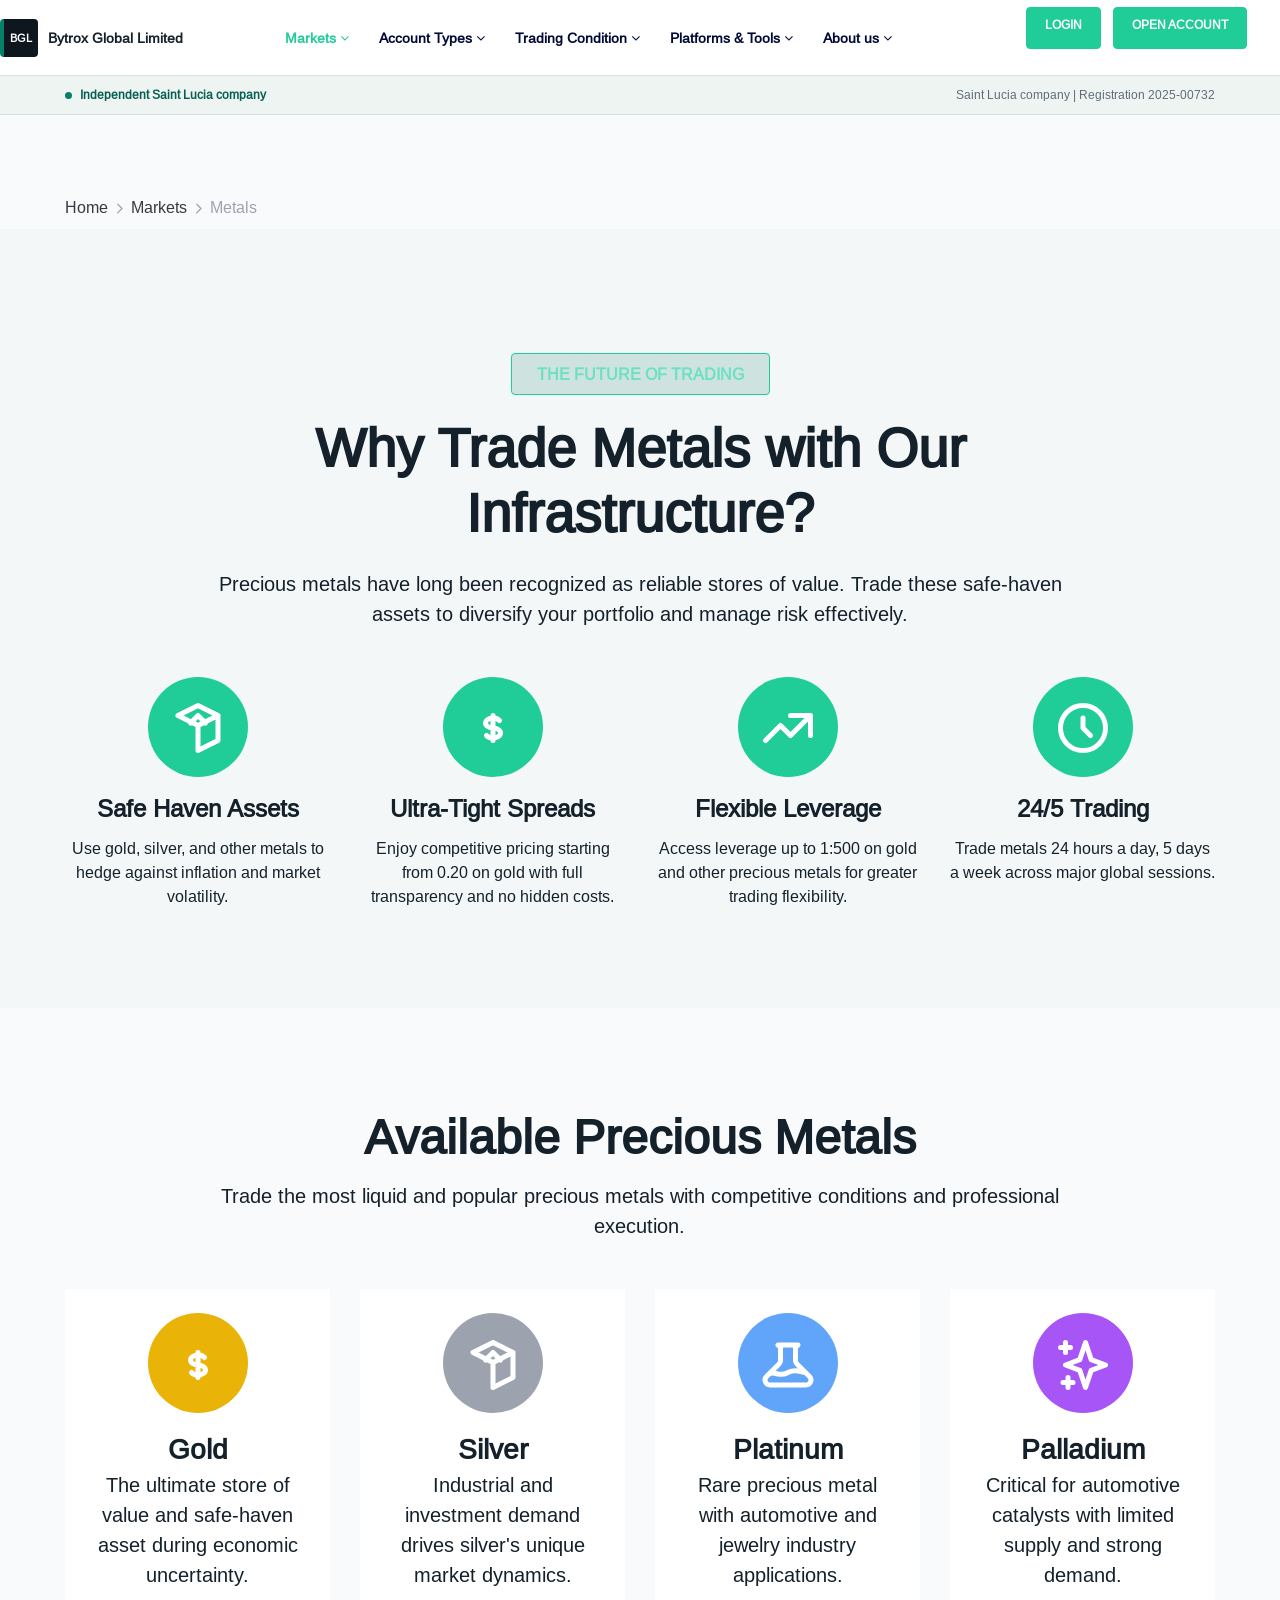
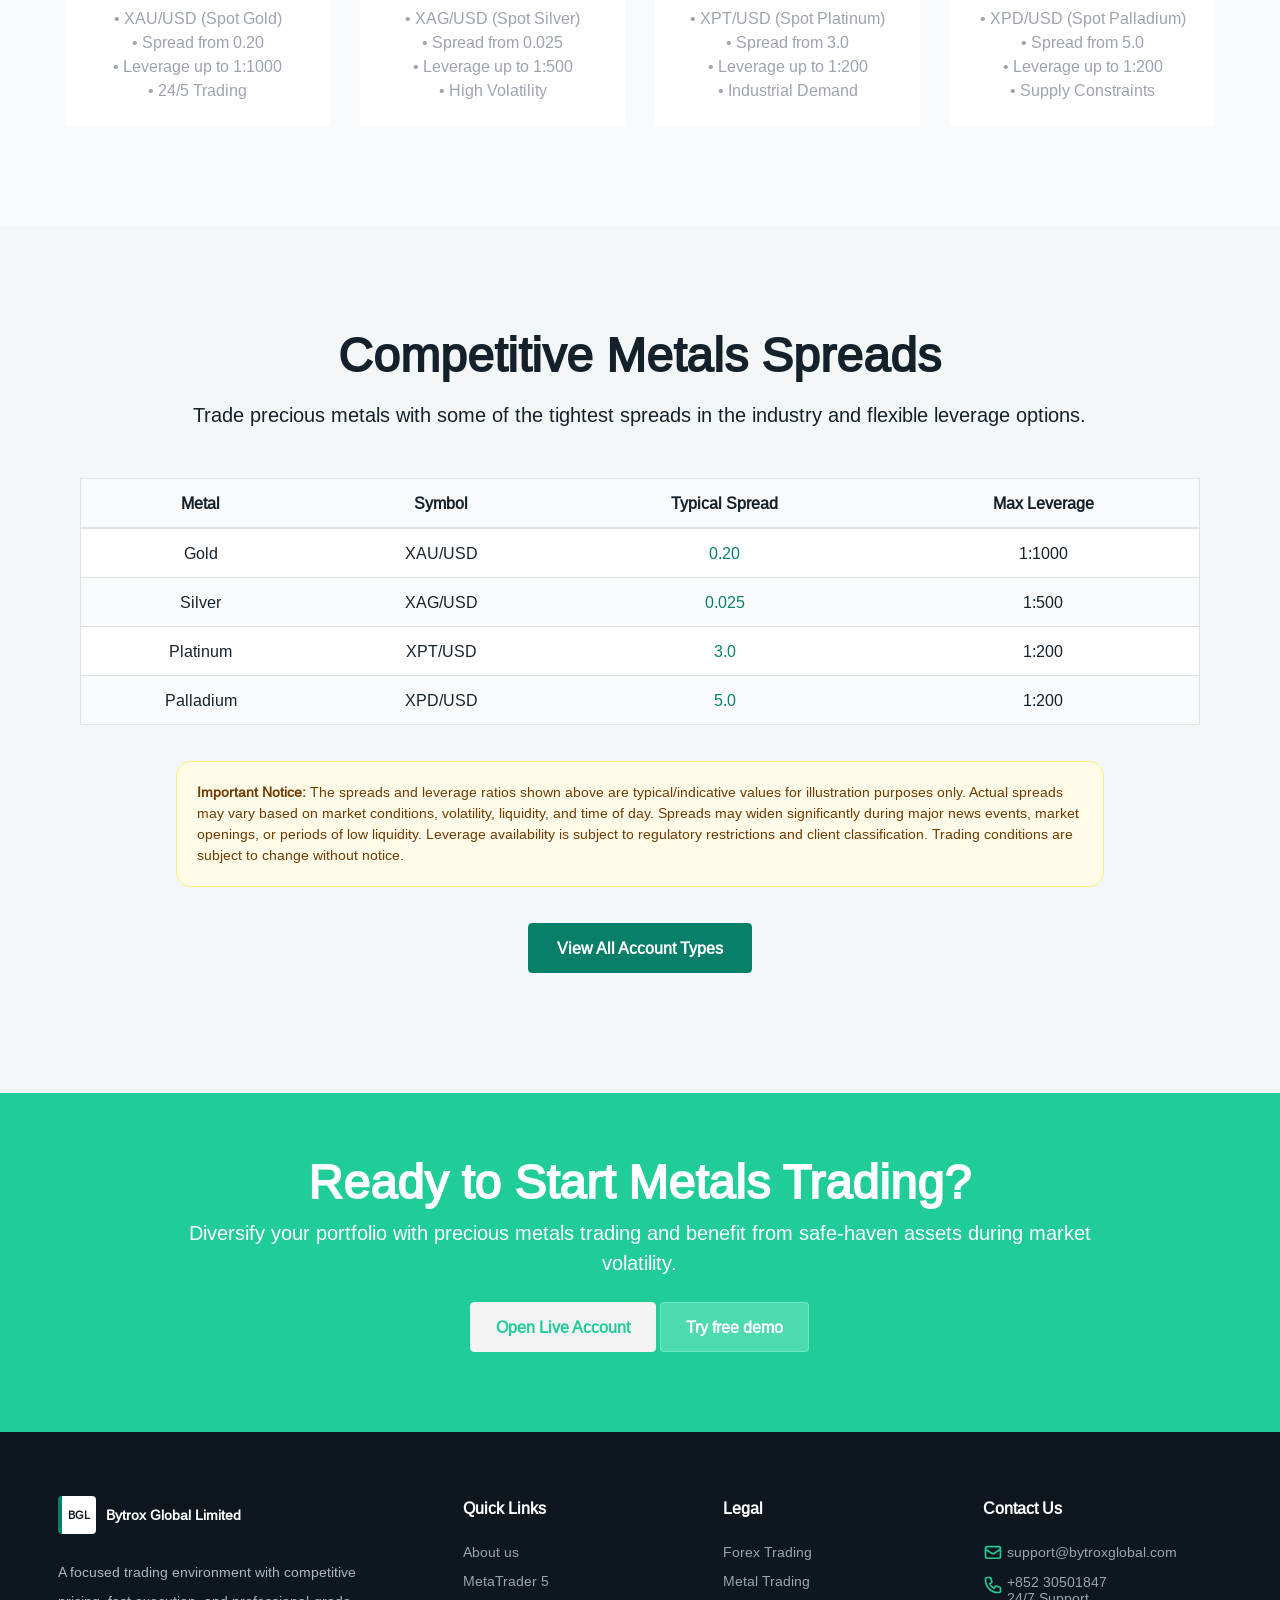
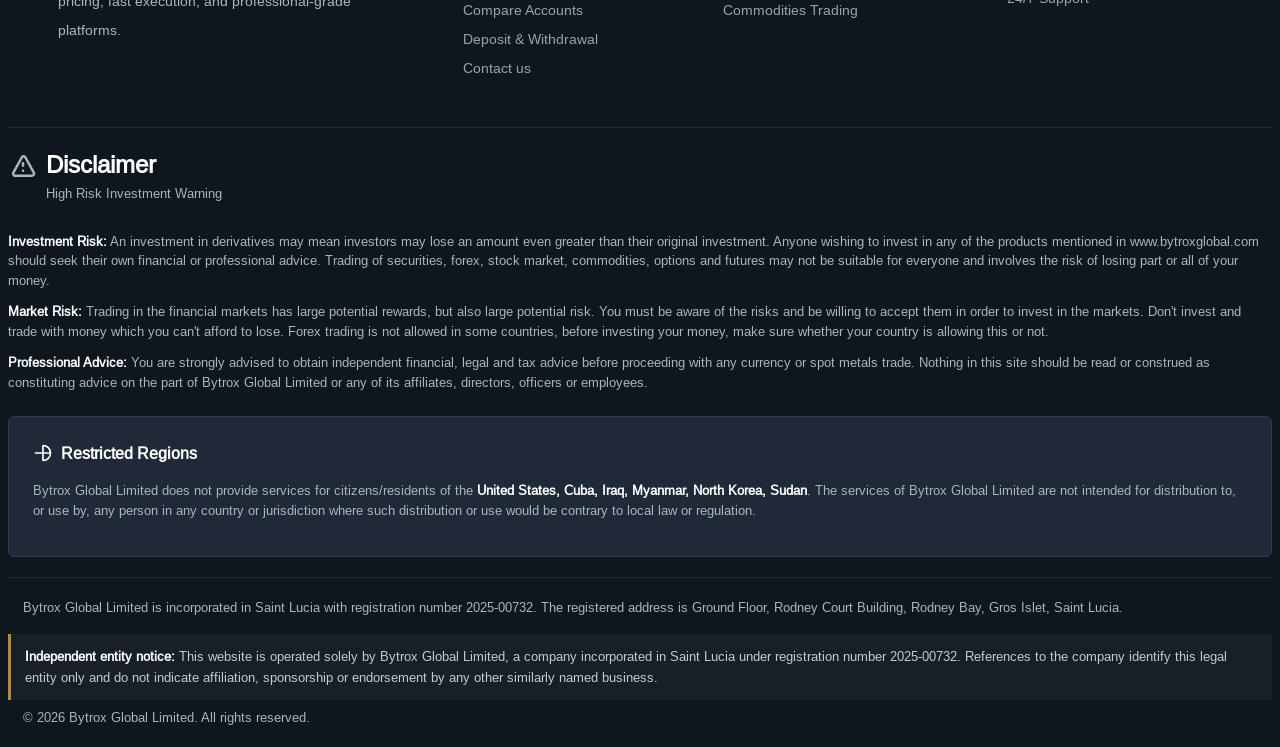
<file: metal.html>
<!DOCTYPE html>
<html lang="en">
<head>
    <meta charset="UTF-8">
    <meta http-equiv="X-UA-Compatible" content="IE=edge">
    
	<meta name="viewport" content="width=device-width, initial-scale=1.0">
	<title>Metals CFD Trading | Bytrox Global Limited</title>
	<meta name="description" content="Trade gold, silver and other metal CFDs with Bytrox Global Limited using competitive conditions and MetaTrader 5 tools.">
	<meta name="robots" content="index,follow,max-image-preview:large">
	<meta name="theme-color" content="#0d171d">
	<link rel="canonical" href="https://www.bytroxglobal.com/metal.html">
	<meta property="og:type" content="website">
	<meta property="og:site_name" content="Bytrox Global Limited">
	<meta property="og:title" content="Metals CFD Trading | Bytrox Global Limited">
	<meta property="og:description" content="Trade gold, silver and other metal CFDs with Bytrox Global Limited using competitive conditions and MetaTrader 5 tools.">
	<meta property="og:url" content="https://www.bytroxglobal.com/metal.html">
	<meta property="og:image" content="https://www.bytroxglobal.com/images/index/graph.jpg">
	<meta name="twitter:card" content="summary_large_image">
	<meta name="twitter:title" content="Metals CFD Trading | Bytrox Global Limited">
	<meta name="twitter:description" content="Trade gold, silver and other metal CFDs with Bytrox Global Limited using competitive conditions and MetaTrader 5 tools.">
	<meta name="twitter:image" content="https://www.bytroxglobal.com/images/index/graph.jpg">
	<link rel="icon" href="/images/favicon.svg" type="image/svg+xml">
    <link href="/css/bootstrap-reboot.min.css" rel="stylesheet"><!--重設所有 CSS -->
	<link href="/css/bootstrap.min.css" rel="stylesheet"><!--Bootstrap 4 CSS -->
	<link href="/css/font-awesome.css" rel="stylesheet">
	<link rel="stylesheet" href="/css/swiper.min.css">
	<link href="/css/style.css?t=2" rel="stylesheet">
</head>
<body>
		<header class="container-fluid header header_bk light-theme" id="header">			
			<div class="row justify-content-center align-items-center">					
				<div class="logo_menu">
				   <a href="index.html" class="logo brand-lockup" aria-label="Bytrox Global Limited home"><span class="brand-mark" aria-hidden="true">BGL</span><span class="brand-name">Bytrox Global Limited</span></a>
				</div>
				<div class="col p-0 menu d-none d-lg-block d-print-block">					 
					 <ul class="nav animenu_nav ">								
						
						<li class="nav-item li1">
							<a href="forex.html"><span>Markets  <i class="fa fa-angle-down"></i></span></a>
							<div class="animenu_nav_child text-left">
								<a href="forex.html" class="d-block">Forex </a>
								<a href="indices.html" class="d-block">Indices </a>
								<a href="commodities.html" class="d-block">Commodities</a>	
								<a href="metal.html" class="d-block">Metals </a>									
							</div>
						</li>
						<li class="nav-item li3">
							<a href="account.html"><span> Account Types  <i class="fa fa-angle-down"></i></span> </a>
							<div class="animenu_nav_child text-left">
								<a href="account.html" class="d-block">Compare Accounts</a>
							</div>	
						</li>
						<li class="nav-item li4">
							<a href="deposit.html"><span> Trading Condition  <i class="fa fa-angle-down"></i></span> </a>
							<div class="animenu_nav_child text-left">
								<a href="deposit.html" class="d-block">Deposit & Withdrawal</a>
								<a href="trading-hours.html" class="d-block">Trading Hours</a>					
							</div>	
						</li>
						<li class="nav-item li2">
							<a href="mt5.html"><span>Platforms & Tools  <i class="fa fa-angle-down"></i></span> </a>
							<div class="animenu_nav_child text-left">
								<a href="mt5.html" class="d-block">MetaTrader 5</a>
								<a href="calendar.html" class="d-block">Economic Calendar</a>
								<!--<a href="copy.html" class="d-block">Copy Trading</a>-->	
							</div>	
						</li>
						
						
						<li class="nav-item li6">
							<a href="about.html"><span>  About us   <i class="fa fa-angle-down"></i></span> </a>
							<div class="animenu_nav_child text-left">
								<a href="about.html" class="d-block"> About us </a>	
								<a href="contact.html" class="d-block"> Contact us </a>	
							</div>	
						</li>
						
					  </ul>
				</div>
				<div class="col pl-0 text-right d-none d-lg-block d-print-block header_menu_right">	
					<div class="top_login" >
						<a href="#" class="btn btn-primary"><strong>LOGIN</strong></a>
						<a href="#" class="btn btn-primary"><strong>OPEN ACCOUNT</strong></a>
					</div>
					
				</div>
				<div class="col pl-0 pr-2 d-lg-none d-block d-print-block">
					 <ul class="flex-column text-right phone_menu">
						<li class="nav-item dropdown text-right">
						  <div class="navbar-toggler nav-link header_bar" data-toggle="collapse" data-target="#navbarToggleExternalContent" aria-controls="navbarToggleExternalContent" aria-expanded="false" aria-label="Toggle navigation">
							  <i class="fa fa-reorder" id="header_bar"></i>
							  <img src="/images/header/close.svg" alt="Close menu" width="20" id="header_bar2" style="display:none;">
						 </div>
						<div class="collapse" id="navbarToggleExternalContent">
							<div class="dropdown-menu" style="display:block">								
								
								<div class="accordion" id="phone_menu">
								  <a href="/" class="phone_logo brand-lockup" aria-label="Bytrox Global Limited home"><span class="brand-mark" aria-hidden="true">BGL</span><span class="brand-name">Bytrox Global Limited</span></a>
								  <div class="card">
									<div class="card-header" id="menu_head_01">
									  <h2 class="mb-0">
										<button class="btn btn-link w-100 collapsed" type="button" data-toggle="collapse" data-target="#menu01" aria-expanded="false" aria-controls="menu01">
										  Markets <span class="fa fa-angle-down float-right"></span>
										</button>
									  </h2>
									</div>
									<div id="menu01" class="collapse" aria-labelledby="menu_head_01" data-parent="#phone_menu" style="">
									  <div class="card-body">
										<a href="forex.html" class="dropdown-item">Forex </a>
										<a href="indices.html" class="dropdown-item">Indices </a>
										<a href="commodities.html" class="dropdown-item">Commodities </a>	
										<a href="metal.html" class="dropdown-item">Metals </a>	
									  </div>
									</div>
									
								  </div>
								  
								   <div class="card">
									<div class="card-header" id="menu_head_03">
									  <h2 class="mb-0">
										<button class="btn btn-link w-100 collapsed" type="button" data-toggle="collapse" data-target="#menu03" aria-expanded="false" aria-controls="menu03">
										 Account Types   <span class="fa fa-angle-down float-right"></span>
										</button>
									  </h2>
									</div>
									<div id="menu03" class="collapse" aria-labelledby="menu_head_03" data-parent="#phone_menu" style="">
									  <div class="card-body">
										<a href="account.html" class="dropdown-item">Compare Accounts </a>											
									  </div>
									</div>
								  </div>
								  <div class="card">
									<div class="card-header" id="menu_head_04">
									  <h2 class="mb-0">
										<button class="btn btn-link w-100 collapsed" type="button" data-toggle="collapse" data-target="#menu04" aria-expanded="false" aria-controls="menu04">
										  Trading Condition   <span class="fa fa-angle-down float-right"></span>
										</button>
									  </h2>
									</div>
									<div id="menu04" class="collapse" aria-labelledby="menu_head_04" data-parent="#phone_menu" style="">
									  <div class="card-body">
										<a href="deposit.html" class="dropdown-item">Deposit & Withdrawal</a>
										<a href="trading-hours.html" class="dropdown-item">Trading Hours</a>								
									  </div>
									</div>
								  </div>
								 <div class="card">
									<div class="card-header" id="menu_head_02">
									  <h2 class="mb-0">
										<button class="btn btn-link w-100 collapsed" type="button" data-toggle="collapse" data-target="#menu02" aria-expanded="false" aria-controls="menu02">
										  Platforms & Tools <span class="fa fa-angle-down float-right"></span>
										</button>
									  </h2>
									</div>
									<div id="menu02" class="collapse" aria-labelledby="menu_head_02" data-parent="#phone_menu" style="">
									  <div class="card-body">
										<a href="mt5.html" class="dropdown-item">MetaTrader 5</a>
										<a href="calendar.html" class="dropdown-item">Economic Calendar</a>
										<a href="copy.html" class="dropdown-item">Copy Trading</a>
									  </div>
									</div>
								  </div>
								  
								  <div class="card">
									<div class="card-header" id="menu_head_06">
									  <h2 class="mb-0">
										<button class="btn btn-link w-100 collapsed" type="button" data-toggle="collapse" data-target="#menu06" aria-expanded="false" aria-controls="menu06">
										  About us  <span class="fa fa-angle-down float-right"></span>
										</button>
									  </h2>
									</div>
									<div id="menu06" class="collapse" aria-labelledby="menu_head_05" data-parent="#phone_menu" style="">
									  <div class="card-body">
										<a href="about.html" class="dropdown-item"> About us </a>	
										<a href="contact.html" class="dropdown-item"> Contact us </a>											
									  </div>
									</div>
								  </div>
								  
								</div>  
								
							</div>
								
							
						  </div>
						</li>						
						<li class="nav-item dropdown float-right">
							<a href="#" class="btn btn-primary phone_top m-0 "><strong>OPEN ACCOUNT</strong></a>
						</li>
					</ul>
				</div>
				
		</div>
	</header>
<div class="identity-strip" role="note" aria-label="Company identity"><div class="container"><span class="identity-status"><strong>Independent Saint Lucia company</strong></span><span class="identity-detail">Saint Lucia company | Registration 2025-00732</span></div></div>



<!-- banner -->
<div class=" container-fluid " style="background: #f9fafb;padding-top:80px;padding-bottom:10px;">
	<div class="container ">
		<div class="row justify-content-center">
			<div class="col-sm-12">
				<a href="/" class="text-dark">Home</a> <svg width="15" fill="none" stroke="#9ca3af" viewBox="0 0 24 24" aria-hidden="true">
                            <path stroke-linecap="round" stroke-linejoin="round" stroke-width="2" d="M9 5l7 7-7 7"></path>
                        </svg>
					<a href="#" class="text-dark">Markets </a> <svg width="15" fill="none" stroke="#9ca3af" viewBox="0 0 24 24" aria-hidden="true">
                            <path stroke-linecap="round" stroke-linejoin="round" stroke-width="2" d="M9 5l7 7-7 7"></path>
                        </svg>
					<a href="#" class="c_grew">Metals  </a>
			</div>
		</div>
	</div>
</div>
			<div class=" container-fluid maket_header">
				<div class="container ">
					<div class="row justify-content-center">
						<div class="col-sm-9 banner_01_cont pt-4 pb-4 text-center">
							<div class="banner_cont">										
								<h6 class="text_h6">the future of Trading</h6>
								<h1 class="fwb">Why Trade Metals with Our Infrastructure?</h1>
								<h5 class=" mb-4">Precious metals have long been recognized as reliable stores of value. Trade these safe-haven assets to diversify your portfolio and manage risk effectively.</h5>
								
							</div>
						</div>
					</div>
					<div class="row justify-content-center">
						<div class="col-sm-3 text-center">
							<div class="forex_svg"><svg width="60" fill="none" stroke="#fff" viewBox="0 0 24 24">
                        <path stroke-linecap="round" stroke-linejoin="round" stroke-width="2" d="M20 7l-8-4-8 4m16 0l-8 4m8-4v10l-8 4m0-10L4 7m8 4v10M9 10l3-3 3 3"></path></svg></div>
							<h4 class="fwb mb-2">Safe Haven Assets</h4>
							<h6>Use gold, silver, and other metals to hedge against inflation and market volatility.</h6>
						</div>
						<div class="col-sm-3 text-center">
							<div class="forex_svg"><svg width="60" fill="none" stroke="#fff" viewBox="0 0 24 24">
                        <path stroke-linecap="round" stroke-linejoin="round" stroke-width="2" d="M12 8c-1.657 0-3 .895-3 2s1.343 2 3 2 3 .895 3 2-1.343 2-3 2m0-8c1.11 0 2.08.402 2.599 1M12 8V7m0 1v8m0 0v1m0-1c-1.11 0-2.08-.402-2.599-1"></path>
                    </svg></div>
							<h4 class="fwb mb-2">Ultra-Tight Spreads</h4>
							<h6>Enjoy competitive pricing starting from 0.20 on gold with full transparency and no hidden costs.</h6>
						</div>
						<div class="col-sm-3 text-center">
							<div class="forex_svg"><svg width="60" fill="none" stroke="#fff" viewBox="0 0 24 24">
                       <path stroke-linecap="round" stroke-linejoin="round" stroke-width="2" d="M13 7h8m0 0v8m0-8l-8 8-4-4-6 6"></path></svg></div>
							<h4 class="fwb mb-2">Flexible Leverage</h4>
							<h6>Access leverage up to 1:500 on gold and other precious metals for greater trading flexibility.</h6>
						</div>
						
						<div class="col-sm-3 text-center">
							<div class="forex_svg"><svg width="60" fill="none" stroke="#fff" viewBox="0 0 24 24">
                        <path stroke-linecap="round" stroke-linejoin="round" stroke-width="2" d="M12 8v4l3 3m6-3a9 9 0 11-18 0 9 9 0 0118 0z"></path></svg></div>
							<h4 class="fwb mb-2">24/5 Trading</h4>
							<h6>Trade metals 24 hours a day, 5 days a week across major global sessions.</h6>
						</div>
						
					</div>
					
				</div>
			</div>
			
	
<!-- banner end -->
<div class=" container-fluid maket_header maket_header" style="background:#f9fafb;">	
	<div class="container ">
		<div class="row m-0  align-items-center justify-content-center">
			<div class="col-sm-10 text-center mb-5">
				<h2 class="fwb mb-3">Available Precious Metals</h2>
				<h5>Trade the most liquid and popular precious metals with competitive conditions and professional execution.<h5>
			</div>
		</div>
		<div class="row justify-content-center">
			<div class="col-sm-3 text-center">
				<div class=" bg-white p-4">
					<div class="forex_svg" style="background:#eab308"><svg width="60" fill="none" stroke="#fff" viewBox="0 0 24 24">
				<path stroke-linecap="round" stroke-linejoin="round" stroke-width="2" d="M12 8c-1.657 0-3 .895-3 2s1.343 2 3 2 3 .895 3 2-1.343 2-3 2m0-8c1.11 0 2.08.402 2.599 1M12 8V7m0 1v8m0 0v1m0-1c-1.11 0-2.08-.402-2.599-1"></path></svg></div>
					<h3 class="fwb">Gold</h3>
					<h5>The ultimate store of value and safe-haven asset during economic uncertainty.</h5>
					<h6 class="c_grew pt-3">• XAU/USD (Spot Gold)<br>
	• Spread from 0.20<br>
	• Leverage up to 1:1000<br>
	• 24/5 Trading</h6>
				</div>	
			</div>	
			<div class="col-sm-3 text-center">
				<div class=" bg-white p-4">
					<div class="forex_svg" style="background:#9ca3af"><svg width="60" fill="none" stroke="#fff" viewBox="0 0 24 24">
				<path stroke-linecap="round" stroke-linejoin="round" stroke-width="2" d="M20 7l-8-4-8 4m16 0l-8 4m8-4v10l-8 4m0-10L4 7m8 4v10M9 10l3-3 3 3"></path></svg></div>
					<h3 class="fwb">Silver</h3>
					<h5>Industrial and investment demand drives silver's unique market dynamics.</h5>
					<h6 class="c_grew pt-3">• XAG/USD (Spot Silver)<br>
• Spread from 0.025<br>
• Leverage up to 1:500<br>
• High Volatility</h6>
				</div>	
			</div>	
			<div class="col-sm-3 text-center">
				<div class=" bg-white p-4">
					<div class="forex_svg" style="background:#60a5fa"><svg width="60" fill="none" stroke="#fff" viewBox="0 0 24 24">
				<path stroke-linecap="round" stroke-linejoin="round" stroke-width="2" d="M19.428 15.428a2 2 0 00-1.022-.547l-2.387-.477a6 6 0 00-3.86.517l-.318.158a6 6 0 01-3.86.517L6.05 15.21a2 2 0 00-1.806.547M8 4h8l-1 1v5.172a2 2 0 00.586 1.414l5 5c1.26 1.26.367 3.414-1.415 3.414H4.828c-1.782 0-2.674-2.154-1.414-3.414l5-5A2 2 0 009 10.172V5L8 4z"></path></svg></div>
					<h3 class="fwb">Platinum</h3>
					<h5>Rare precious metal with automotive and jewelry industry applications.</h5>
					<h6 class="c_grew pt-3">• XPT/USD (Spot Platinum)<br>
• Spread from 3.0<br>
• Leverage up to 1:200<br>
• Industrial Demand</h6>
				</div>	
			</div>	
			<div class="col-sm-3 text-center">
				<div class=" bg-white p-4">
					<div class="forex_svg" style="background:#a855f7"><svg width="60" fill="none" stroke="#fff" viewBox="0 0 24 24">
				<path stroke-linecap="round" stroke-linejoin="round" stroke-width="2" d="M5 3v4M3 5h4M6 17v4m-2-2h4m5-16l2.286 6.857L21 12l-5.714 2.143L13 21l-2.286-6.857L5 12l5.714-2.143L13 3z"></path></svg></div>
					<h3 class="fwb">Palladium</h3>
					<h5>Critical for automotive catalysts with limited supply and strong demand.</h5>
					<h6 class="c_grew pt-3">• XPD/USD (Spot Palladium)<br>
• Spread from 5.0<br>
• Leverage up to 1:200<br>
• Supply Constraints</h6>
				</div>	
			</div>	
			
		</div>		
	</div>
</div>	
<div class=" container-fluid maket_header maket_header">	
	<div class="container ">
		<div class="row m-0  align-items-center justify-content-center">
			<div class="col-sm-10 text-center mb-5">
				<h2 class="fwb mb-3">Competitive Metals Spreads</h2>
				<h5>Trade precious metals with some of the tightest spreads in the industry and flexible leverage options.<h5>
			</div>
			<div class="col-sm-12 text-center forex_table">
				<table class="table table-borderd border table-striped">
                        <thead class="">
                           <tr>
                                <th scope="col" >Metal</th>
                                <th scope="col" >Symbol</th>
                                <th scope="col" >Typical Spread</th>
                                <th scope="col" >Max Leverage</th>
                            </tr>
                        </thead>
                        <tbody >
                           <tr>
                                <td >Gold</td>
                                <td class="  font-mono">XAU/USD</td>
                                <td class="c_blue ">0.20</td>
                                <td >1:1000</td>
                            </tr>
                            <tr class="">
                                <td >Silver</td>
                                <td class="  font-mono">XAG/USD</td>
                                <td class="c_blue ">0.025</td>
                                <td >1:500</td>
                            </tr>
                            <tr>
                                <td >Platinum</td>
                                <td class="  font-mono">XPT/USD</td>
                                <td class="c_blue ">3.0</td>
                                <td >1:200</td>
                            </tr>
                            <tr class="">
                                <td >Palladium</td>
                                <td class="  ">XPD/USD</td>
                                <td class="c_blue ">5.0</td>
                                <td >1:200</td>
                            </tr>
                        </tbody>
                    </table>
			</div>
			<div class="col-sm-10 ">
				<div class="forex_tip">
					<strong>Important Notice:</strong> The spreads and leverage ratios shown above are typical/indicative values for illustration purposes only. Actual spreads may vary based on market conditions, volatility, liquidity, and time of day. Spreads may widen significantly during major news events, market openings, or periods of low liquidity. Leverage availability is subject to regulatory restrictions and client classification. Trading conditions are subject to change without notice.
				</div>
				
			</div>
			<div class="col-12 banner_btn text-center mt-3">
				<a href="account.html" class="btn btn-primary"><strong>View All Account Types</strong></a>
			</div>
	    </div>	
	</div>
</div>	
	

<div class="container-fluid step_bg" >
	<div class="container  text-center">
		<div class="row m-0 justify-content-center">
			<div class="col-sm-10">
				<div>
					<h2 class="fwb mb-2">Ready to Start Metals Trading?</h2>
					<h5>Diversify your portfolio with precious metals trading and benefit from safe-haven assets during market volatility.</h5>
				</div>
				<div class="banner_btn mt-4">
					<a href="#" class="btn btn-light2"><strong>Open Live Account</strong></a>
					<a href="#" class="btn btn-light3"><strong>Try free demo</strong></a>
					
				</div>
			</div>
			
		</div>
	</div>
</div>	
<footer class="container-fluid ">	
		<div class="container">
			<div class="row footer">					
				<div class="col-sm pl-0" style="max-width:360px;">					
					<div >
                        <div class="footer-brand-lockup" aria-label="Bytrox Global Limited"><span class="brand-mark" aria-hidden="true">BGL</span><span class="brand-name">Bytrox Global Limited</span></div>
                    </div>					
					
					<div class="pt-4" style="max-width:320px;">A focused trading environment with competitive pricing, fast execution, and professional-grade platforms.</div>
				</div>
				<div class="col-sm  d-none d-lg-block d-md-block d-print-block">
					<div class="row justify-content-around">
						<div class="col-sm-3" style="max-width:300px;">
							<h5 class="mb-2"><strong>Quick Links </strong></h5>
							<a href="about.html" class="d-block"> About us </a>	
							<a href="mt5.html" class="d-block">MetaTrader 5</a>
							<a href="account.html" class="d-block">Compare Accounts </a>	
							<a href="deposit.html" class="d-block">Deposit & Withdrawal</a>
							<a href="contact.html" class="d-block"> Contact us </a>	
						</div>
						<div class="col-sm-3" style="max-width:300px;">
							<h5 class="mb-2"><strong>Legal </strong></h5>
							<a href="forex.html" class="d-block"> Forex Trading</a>
							<a href="metal.html" class="d-block"> Metal Trading</a>
							<a href="commodities.html" class="d-block">  Commodities Trading</a>
						</div>
						
						
						<div class="col-sm-3" style="max-width:300px;">
							<h5 class="mb-2"><strong>Contact Us </strong></h5>
							<a href="mailto:support@bytroxglobal.com" class="d-flex mb-2">
								<svg width="20px" fill="none" stroke="#20CC98" viewBox="0 0 24 24">
									<path stroke-linecap="round" stroke-linejoin="round" stroke-width="2" d="M3 8l7.89 5.26a2 2 0 002.22 0L21 8M5 19h14a2 2 0 002-2V7a2 2 0 00-2-2H5a2 2 0 00-2 2v10a2 2 0 002 2z"></path>
								</svg>
								<span class="pl-1">support@bytroxglobal.com</span>
							</a>
							<a href="tel:+85230501847" class="d-flex align-items-start">
								<svg width="20px" fill="none" stroke="#20CC98" viewBox="0 0 24 24">
									<path stroke-linecap="round" stroke-linejoin="round" stroke-width="2" d="M3 5a2 2 0 012-2h3.28a1 1 0 01.948.684l1.498 4.493a1 1 0 01-.502 1.21l-2.257 1.13a11.042 11.042 0 005.516 5.516l1.13-2.257a1 1 0 011.21-.502l4.493 1.498a1 1 0 01.684.949V19a2 2 0 01-2 2h-1C9.716 21 3 14.284 3 6V5z"></path>
								</svg>
								<div style="line-height:1.1;" class="pl-1">+852 30501847<br>24/7 Support</div>
							</a>	
						</div>
						
						
						
					</div>
				</div>
				
		</div>
		</div>
        
		<div class="footer2 text-warp row ">
        	
           
                <div class="">
					<hr>
					<div class="d-flex align-items-start mb-3">
						<svg class="mr-2 mt-1" width="30px" fill="none" stroke="currentColor" viewBox="0 0 24 24">
							<path stroke-linecap="round" stroke-linejoin="round" stroke-width="2" d="M12 9v2m0 4h.01m-6.938 4h13.856c1.54 0 2.502-1.667 1.732-2.5L13.732 4c-.77-.833-1.732-.833-2.5 0L4.314 16.5c-.77.833.192 2.5 1.732 2.5z"></path>
						</svg>
						<div>
							<h4 class="fwb">Disclaimer</h4>
							<p class="text-gray-400 font-semibold">High Risk Investment Warning</p>
						</div>
					</div>
					<div class="space-y-4 text-sm text-gray-400 leading-relaxed">
						<p>
							<strong class="text-gray-200">Investment Risk:</strong> An investment in derivatives may mean investors may lose an amount even greater than their original investment. Anyone wishing to invest in any of the products mentioned in www.bytroxglobal.com should seek their own financial or professional advice. Trading of securities, forex, stock market, commodities, options and futures may not be suitable for everyone and involves the risk of losing part or all of your money.
						</p>

						<p>
							<strong class="text-gray-200">Market Risk:</strong> Trading in the financial markets has large potential rewards, but also large potential risk. You must be aware of the risks and be willing to accept them in order to invest in the markets. Don't invest and trade with money which you can't afford to lose. Forex trading is not allowed in some countries, before investing your money, make sure whether your country is allowing this or not.
						</p>

						<p>
							<strong class="text-gray-200">Professional Advice:</strong> You are strongly advised to obtain independent financial, legal and tax advice before proceeding with any currency or spot metals trade. Nothing in this site should be read or construed as constituting advice on the part of Bytrox Global Limited or any of its affiliates, directors, officers or employees.
						</p>

						<div class="p-4 mt-4 mb-2 border">
							<h6 class="d-flex align-items-center fwb mb-3">
								<svg class="mr-2" width="20px" fill="none" stroke="currentColor" viewBox="0 0 24 24">
									<path stroke-linecap="round" stroke-linejoin="round" stroke-width="2" d="M21 12a9 9 0 01-9 9m9-9a9 9 0 00-9-9m9 9H3m9 9v-9m0-9v9"></path>
								</svg>
								Restricted Regions
							</h6>
							<p class="">
								Bytrox Global Limited does not provide services for citizens/residents of the <strong class="text-gray-200">United States, Cuba, Iraq, Myanmar, North Korea, Sudan</strong>. The services of Bytrox Global Limited are not intended for distribution to, or use by, any person in any country or jurisdiction where such distribution or use would be contrary to local law or regulation.
							</p>
						</div>
					</div>
					<hr>
				</div>
				<p class="col-sm-12 mb-2">Bytrox Global Limited is incorporated in Saint Lucia with registration number 2025-00732. The registered address is Ground Floor, Rodney Court Building, Rodney Bay, Gros Islet, Saint Lucia.</p>
				<p class="col-sm-12 mb-2 independent-disclosure" data-nosnippet><strong>Independent entity notice:</strong> This website is operated solely by Bytrox Global Limited, a company incorporated in Saint Lucia under registration number 2025-00732. References to the company identify this legal entity only and do not indicate affiliation, sponsorship or endorsement by any other similarly named business.</p>
				<p class="col-sm-12 pb-2">&copy; 2026 Bytrox Global Limited. All rights reserved.</p>
				
				
					
        </div>
		
		
		
	</footer>
	<script src="/js/jquery-3.1.1.min.js"></script>
	<script src="/js/popper.min.js"></script>
	<script src="/js/bootstrap.min.js"></script>
	<script src="/js/swiper-bundle.js"></script>
	<script src="/js/isScroll.js"></script>
	<script src="/js/style.js"></script>
	<script src="/js/echarts.min.js"></script> 	
	
	<script>
	var chkcomhk=window.location.href;
if(chkcomhk.indexOf("forex.html")>-1){
	$(".li1").addClass("active");
}else if(chkcomhk.indexOf("indices.html")>-1){
	$(".li1").addClass("active");
}else if(chkcomhk.indexOf("commodities.html")>-1){
	$(".li1").addClass("active");
}else if(chkcomhk.indexOf("metal.html")>-1){
	$(".li1").addClass("active");
}else if(chkcomhk.indexOf("mt5.html")>-1){
	$(".li2").addClass("active");
}else if(chkcomhk.indexOf("calendar.html")>-1){
	$(".li2").addClass("active");
}else if(chkcomhk.indexOf("account.html")>-1){
	$(".li3").addClass("active");
}else if(chkcomhk.indexOf("deposit.html")>-1){
	$(".li4").addClass("active");
}else if(chkcomhk.indexOf("trading-hours.html")>-1){
	$(".li4").addClass("active");
}else if(chkcomhk.indexOf("copy.html")>-1){
	$(".li4").addClass("active");
}else if(chkcomhk.indexOf("partnership.html")>-1){
	$(".li5").addClass("active");
}else if(chkcomhk.indexOf("about.html")>-1){
	$(".li6").addClass("active");
}else if(chkcomhk.indexOf("contact.html")>-1){
	$(".li6").addClass("active");
}
</script>
	</body>
</html>
</file>
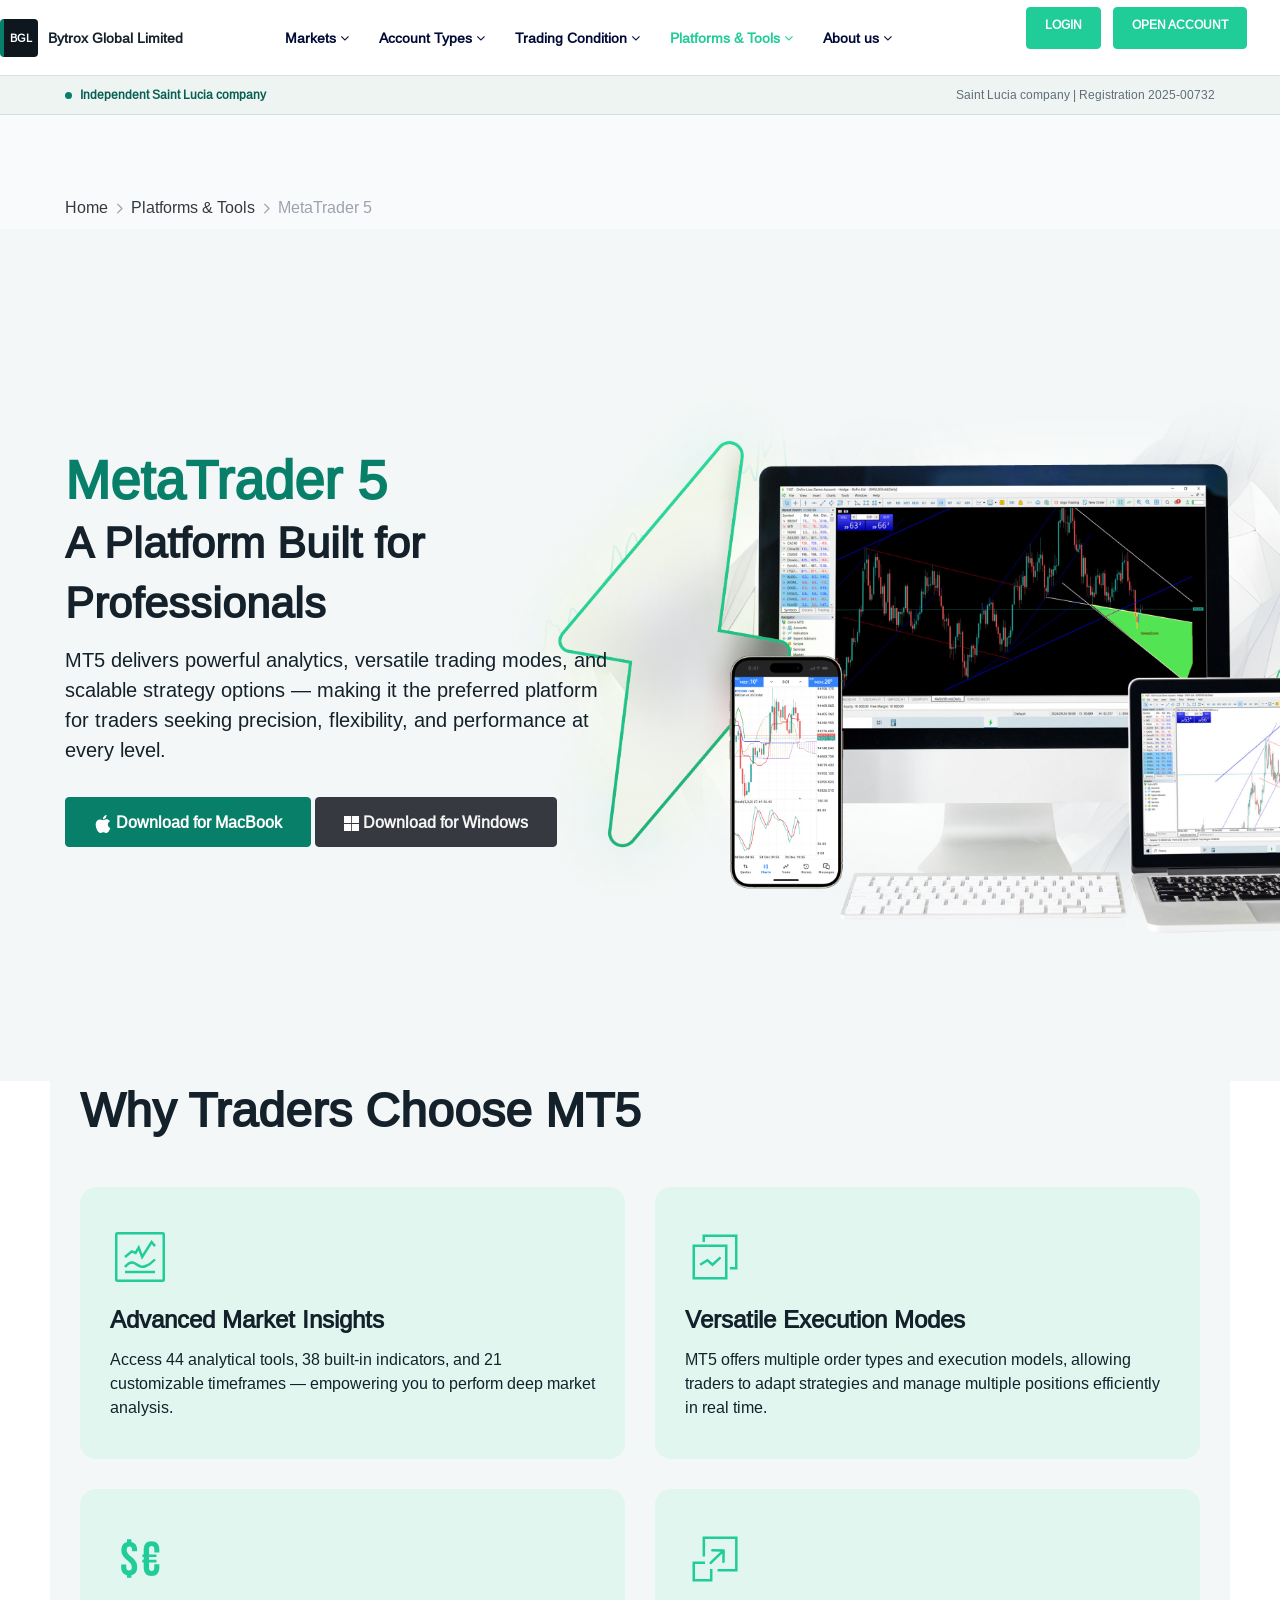
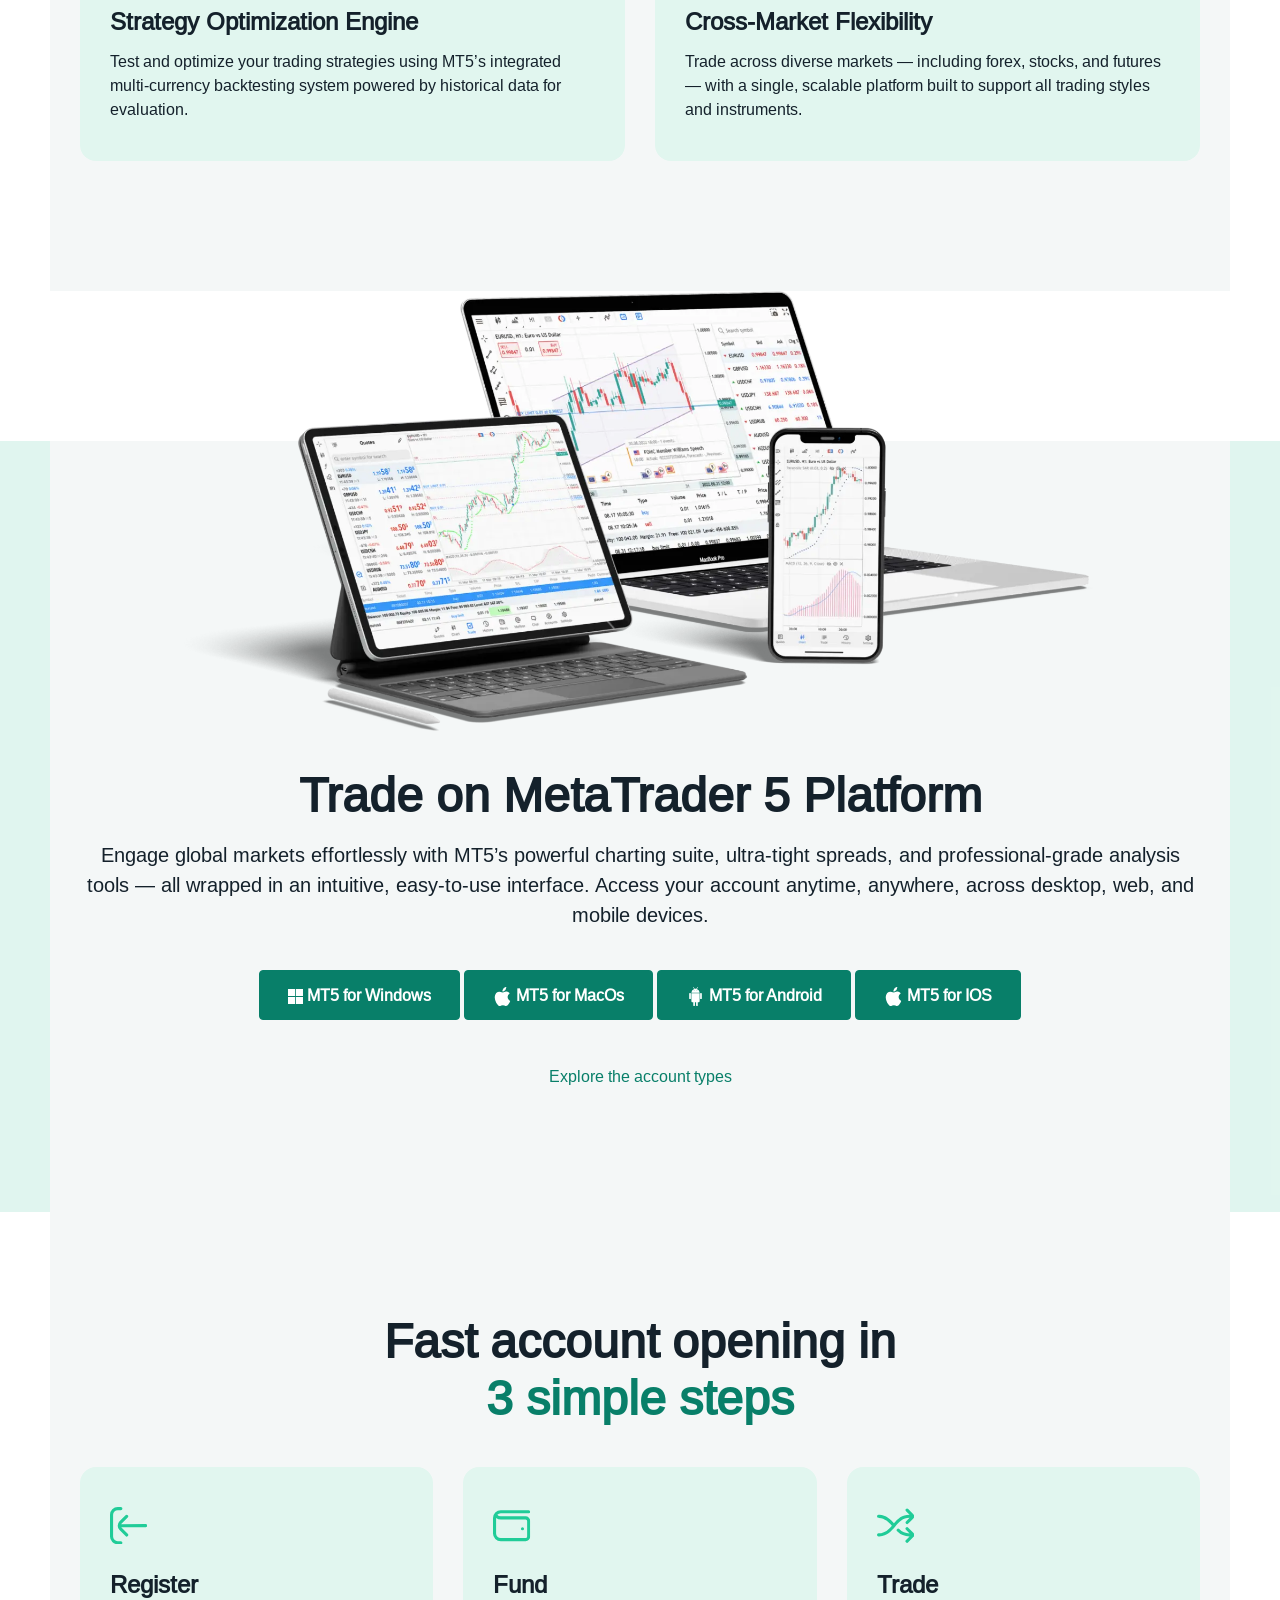
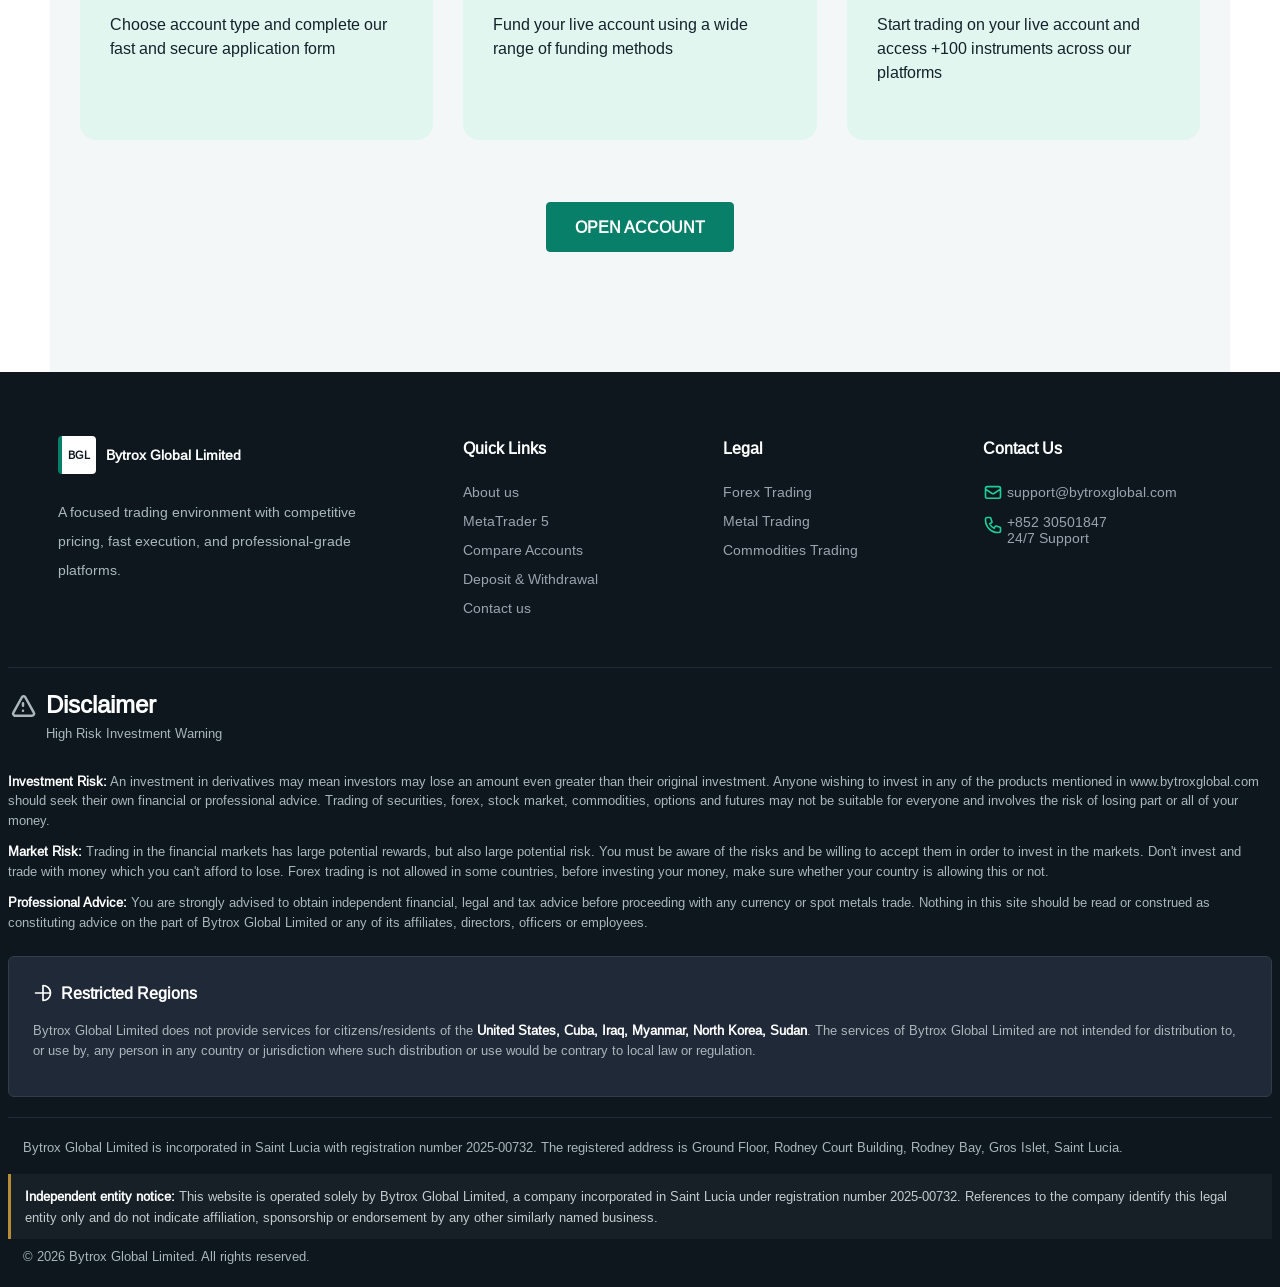
<file: mt5.html>
<!DOCTYPE html>
<html lang="en">
<head>
    <meta charset="UTF-8">
    <meta http-equiv="X-UA-Compatible" content="IE=edge">
    
	<meta name="viewport" content="width=device-width, initial-scale=1.0">
	<title>MetaTrader 5 Trading Platform | Bytrox Global Limited</title>
	<meta name="description" content="Discover MetaTrader 5 with Bytrox Global Limited, featuring advanced charts, technical indicators and multi-device market access.">
	<meta name="robots" content="index,follow,max-image-preview:large">
	<meta name="theme-color" content="#0d171d">
	<link rel="canonical" href="https://www.bytroxglobal.com/mt5.html">
	<meta property="og:type" content="website">
	<meta property="og:site_name" content="Bytrox Global Limited">
	<meta property="og:title" content="MetaTrader 5 Trading Platform | Bytrox Global Limited">
	<meta property="og:description" content="Discover MetaTrader 5 with Bytrox Global Limited, featuring advanced charts, technical indicators and multi-device market access.">
	<meta property="og:url" content="https://www.bytroxglobal.com/mt5.html">
	<meta property="og:image" content="https://www.bytroxglobal.com/images/index/graph.jpg">
	<meta name="twitter:card" content="summary_large_image">
	<meta name="twitter:title" content="MetaTrader 5 Trading Platform | Bytrox Global Limited">
	<meta name="twitter:description" content="Discover MetaTrader 5 with Bytrox Global Limited, featuring advanced charts, technical indicators and multi-device market access.">
	<meta name="twitter:image" content="https://www.bytroxglobal.com/images/index/graph.jpg">
	<link rel="icon" href="/images/favicon.svg" type="image/svg+xml">
    <link href="/css/bootstrap-reboot.min.css" rel="stylesheet"><!--重設所有 CSS -->
	<link href="/css/bootstrap.min.css" rel="stylesheet"><!--Bootstrap 4 CSS -->
	<link href="/css/font-awesome.css" rel="stylesheet">
	<link rel="stylesheet" href="/css/swiper.min.css">
	<link href="/css/style.css?t=2" rel="stylesheet">
</head>
<body>
		<header class="container-fluid header header_bk light-theme" id="header">			
			<div class="row justify-content-center align-items-center">					
				<div class="logo_menu">
				   <a href="index.html" class="logo brand-lockup" aria-label="Bytrox Global Limited home"><span class="brand-mark" aria-hidden="true">BGL</span><span class="brand-name">Bytrox Global Limited</span></a>
				</div>
				<div class="col p-0 menu d-none d-lg-block d-print-block">					 
					 <ul class="nav animenu_nav ">								
						
						<li class="nav-item li1">
							<a href="forex.html"><span>Markets  <i class="fa fa-angle-down"></i></span></a>
							<div class="animenu_nav_child text-left">
								<a href="forex.html" class="d-block">Forex </a>
								<a href="indices.html" class="d-block">Indices </a>
								<a href="commodities.html" class="d-block">Commodities</a>	
								<a href="metal.html" class="d-block">Metals </a>									
							</div>
						</li>
						<li class="nav-item li3">
							<a href="account.html"><span> Account Types  <i class="fa fa-angle-down"></i></span> </a>
							<div class="animenu_nav_child text-left">
								<a href="account.html" class="d-block">Compare Accounts</a>
							</div>	
						</li>
						<li class="nav-item li4">
							<a href="deposit.html"><span> Trading Condition  <i class="fa fa-angle-down"></i></span> </a>
							<div class="animenu_nav_child text-left">
								<a href="deposit.html" class="d-block">Deposit & Withdrawal</a>
								<a href="trading-hours.html" class="d-block">Trading Hours</a>					
							</div>	
						</li>
						<li class="nav-item li2">
							<a href="mt5.html"><span>Platforms & Tools  <i class="fa fa-angle-down"></i></span> </a>
							<div class="animenu_nav_child text-left">
								<a href="mt5.html" class="d-block">MetaTrader 5</a>
								<a href="calendar.html" class="d-block">Economic Calendar</a>
								<!--<a href="copy.html" class="d-block">Copy Trading</a>-->	
							</div>	
						</li>
						
						
						<li class="nav-item li6">
							<a href="about.html"><span>  About us   <i class="fa fa-angle-down"></i></span> </a>
							<div class="animenu_nav_child text-left">
								<a href="about.html" class="d-block"> About us </a>	
								<a href="contact.html" class="d-block"> Contact us </a>	
							</div>	
						</li>
						
					  </ul>
				</div>
				<div class="col pl-0 text-right d-none d-lg-block d-print-block header_menu_right">	
					<div class="top_login" >
						<a href="#" class="btn btn-primary"><strong>LOGIN</strong></a>
						<a href="#" class="btn btn-primary"><strong>OPEN ACCOUNT</strong></a>
					</div>
					
				</div>
				<div class="col pl-0 pr-2 d-lg-none d-block d-print-block">
					 <ul class="flex-column text-right phone_menu">
						<li class="nav-item dropdown text-right">
						  <div class="navbar-toggler nav-link header_bar" data-toggle="collapse" data-target="#navbarToggleExternalContent" aria-controls="navbarToggleExternalContent" aria-expanded="false" aria-label="Toggle navigation">
							  <i class="fa fa-reorder" id="header_bar"></i>
							  <img src="/images/header/close.svg" alt="Close menu" width="20" id="header_bar2" style="display:none;">
						 </div>
						<div class="collapse" id="navbarToggleExternalContent">
							<div class="dropdown-menu" style="display:block">								
								
								<div class="accordion" id="phone_menu">
								  <a href="/" class="phone_logo brand-lockup" aria-label="Bytrox Global Limited home"><span class="brand-mark" aria-hidden="true">BGL</span><span class="brand-name">Bytrox Global Limited</span></a>
								  <div class="card">
									<div class="card-header" id="menu_head_01">
									  <h2 class="mb-0">
										<button class="btn btn-link w-100 collapsed" type="button" data-toggle="collapse" data-target="#menu01" aria-expanded="false" aria-controls="menu01">
										  Markets <span class="fa fa-angle-down float-right"></span>
										</button>
									  </h2>
									</div>
									<div id="menu01" class="collapse" aria-labelledby="menu_head_01" data-parent="#phone_menu" style="">
									  <div class="card-body">
										<a href="forex.html" class="dropdown-item">Forex </a>
										<a href="indices.html" class="dropdown-item">Indices </a>
										<a href="commodities.html" class="dropdown-item">Commodities </a>	
										<a href="metal.html" class="dropdown-item">Metals </a>	
									  </div>
									</div>
									
								  </div>
								  
								   <div class="card">
									<div class="card-header" id="menu_head_03">
									  <h2 class="mb-0">
										<button class="btn btn-link w-100 collapsed" type="button" data-toggle="collapse" data-target="#menu03" aria-expanded="false" aria-controls="menu03">
										 Account Types   <span class="fa fa-angle-down float-right"></span>
										</button>
									  </h2>
									</div>
									<div id="menu03" class="collapse" aria-labelledby="menu_head_03" data-parent="#phone_menu" style="">
									  <div class="card-body">
										<a href="account.html" class="dropdown-item">Compare Accounts </a>											
									  </div>
									</div>
								  </div>
								  <div class="card">
									<div class="card-header" id="menu_head_04">
									  <h2 class="mb-0">
										<button class="btn btn-link w-100 collapsed" type="button" data-toggle="collapse" data-target="#menu04" aria-expanded="false" aria-controls="menu04">
										  Trading Condition   <span class="fa fa-angle-down float-right"></span>
										</button>
									  </h2>
									</div>
									<div id="menu04" class="collapse" aria-labelledby="menu_head_04" data-parent="#phone_menu" style="">
									  <div class="card-body">
										<a href="deposit.html" class="dropdown-item">Deposit & Withdrawal</a>
										<a href="trading-hours.html" class="dropdown-item">Trading Hours</a>								
									  </div>
									</div>
								  </div>
								 <div class="card">
									<div class="card-header" id="menu_head_02">
									  <h2 class="mb-0">
										<button class="btn btn-link w-100 collapsed" type="button" data-toggle="collapse" data-target="#menu02" aria-expanded="false" aria-controls="menu02">
										  Platforms & Tools <span class="fa fa-angle-down float-right"></span>
										</button>
									  </h2>
									</div>
									<div id="menu02" class="collapse" aria-labelledby="menu_head_02" data-parent="#phone_menu" style="">
									  <div class="card-body">
										<a href="mt5.html" class="dropdown-item">MetaTrader 5</a>
										<a href="calendar.html" class="dropdown-item">Economic Calendar</a>
										<a href="copy.html" class="dropdown-item">Copy Trading</a>
									  </div>
									</div>
								  </div>
								  
								  <div class="card">
									<div class="card-header" id="menu_head_06">
									  <h2 class="mb-0">
										<button class="btn btn-link w-100 collapsed" type="button" data-toggle="collapse" data-target="#menu06" aria-expanded="false" aria-controls="menu06">
										  About us  <span class="fa fa-angle-down float-right"></span>
										</button>
									  </h2>
									</div>
									<div id="menu06" class="collapse" aria-labelledby="menu_head_05" data-parent="#phone_menu" style="">
									  <div class="card-body">
										<a href="about.html" class="dropdown-item"> About us </a>	
										<a href="contact.html" class="dropdown-item"> Contact us </a>											
									  </div>
									</div>
								  </div>
								  
								</div>  
								
							</div>
								
							
						  </div>
						</li>						
						<li class="nav-item dropdown float-right">
							<a href="#" class="btn btn-primary phone_top m-0 "><strong>OPEN ACCOUNT</strong></a>
						</li>
					</ul>
				</div>
				
		</div>
	</header>
<div class="identity-strip" role="note" aria-label="Company identity"><div class="container"><span class="identity-status"><strong>Independent Saint Lucia company</strong></span><span class="identity-detail">Saint Lucia company | Registration 2025-00732</span></div></div>



<!-- banner -->
<div class=" container-fluid " style="background: #f9fafb;padding-top:80px;padding-bottom:10px;">
	<div class="container ">
		<div class="row justify-content-center">
			<div class="col-sm-12">
				<a href="/" class="text-dark">Home</a> <svg width="15" fill="none" stroke="#9ca3af" viewBox="0 0 24 24" aria-hidden="true">
                            <path stroke-linecap="round" stroke-linejoin="round" stroke-width="2" d="M9 5l7 7-7 7"></path>
                        </svg>
					<a href="#" class="text-dark">Platforms & Tools </a> <svg width="15" fill="none" stroke="#9ca3af" viewBox="0 0 24 24" aria-hidden="true">
                            <path stroke-linecap="round" stroke-linejoin="round" stroke-width="2" d="M9 5l7 7-7 7"></path>
                        </svg>
					<a href="#" class="c_grew">MetaTrader 5 </a>
			</div>
		</div>
	</div>
</div>
		<div class="container-fluid p-0" style=" overflow: hidden;">
		  <div class="banner maket_header position-relative">
			<div class=" container-fluid">
				<div class="container ">
					<div class="row align-items-center">
						<div class="col-sm-6 banner_01_cont">
							<div class="banner_cont">										
								<h1 class="fwb mb-3" style="line-height:1.1;"><span class="c_blue">MetaTrader 5</span><br><small class="fwb">A Platform Built for Professionals</small></h1>
								<h5 class=" mb-4">MT5 delivers powerful analytics, versatile trading modes, and scalable strategy options — making it the preferred platform for traders seeking precision, flexibility, and performance at every level.</h5>
								<div class="pt-2 pb-4 banner_btn">											
									<a href="#" class="btn btn-primary"><strong><svg fill="#fff" role="img" class="me-2" width="18" height="18" aria-hidden="true"><use href="/images/index/icons.svg#macos"></use></svg> Download for MacBook</strong></a>
									<a href="https://download.terminal.free/cdn/web/bytrox.global.limited/mt5/bytroxglobal5setup.exe" class="btn btn-primary2"><strong><svg fill="#fff" role="img" class="me-2" width="15" height="15" aria-hidden="true"><use href="/images/index/icons.svg#windows"></use></svg> Download for Windows</strong></a>
									
								</div>
							</div>
						</div>
						<div class="col-sm-6 text-center">
							<img src="images/index/mt5_banner.png" alt="MetaTrader 5 platform on desktop and mobile" width="550" class="mt5_img">
						</div>
						
					</div>
					
				</div>
			</div>
			
		  </div>
		</div>
<!-- banner end -->
	
	<div class="container maket_header pt-0">
		<div class="row m-0   align-items-center justify-content-center">			
			<div class="col-sm-12">
				<h2 class="fwb mb-5">Why Traders Choose MT5</h2>
			</div>	
			<div class="col-sm-6">
				<div class="deposit_bg">
					<img src="images/index/mt5_01.svg" alt="Advanced charting" width="60" loading="lazy">
					<h4 class="fwb mb-2 mt-3">Advanced Market Insights</h4>
					<h6 class="">Access 44 analytical tools, 38 built-in indicators, and 21 customizable timeframes — empowering you to perform deep market analysis.</h6>
				</div>				
			</div>	
			<div class="col-sm-6">
				<div class="deposit_bg">
					<img src="images/index/mt5_02.svg" alt="Trading analysis tools" width="60" loading="lazy">
					<h4 class="fwb mb-2 mt-3">Versatile Execution Modes</h4>
					<h6 class="">MT5 offers multiple order types and execution models, allowing traders to adapt strategies and manage multiple positions efficiently in real time.</h6>
				</div>				
			</div>	
			<div class="col-sm-6">
				<div class="deposit_bg">
					<img src="images/index/mt5_03.svg" alt="Automated trading" width="60" loading="lazy">
					<h4 class="fwb mb-2 mt-3">Strategy Optimization Engine</h4>
					<h6 class="">Test and optimize your trading strategies using MT5’s integrated multi-currency backtesting system powered by historical data for evaluation.</h6>
				</div>				
			</div>	
			<div class="col-sm-6">
				<div class="deposit_bg">
					<img src="images/index/mt5_04.svg" alt="Multi-device market access" width="60" loading="lazy">
					<h4 class="fwb mb-2 mt-3">Cross-Market Flexibility</h4>
					<h6 class="">Trade across diverse markets — including forex, stocks, and futures — with a single, scalable platform built to support all trading styles and instruments.</h6>
				</div>				
			</div>	
			
	    </div> 
	</div>
<div class="container-fluid index_02_bg">
	<div class="container maket_header pb-4">
		<div class="row m-0 maket_header justify-content-between">
			<div class="col-sm-12 text-center">
				<img src="images/index/mt5_01.png" alt="MetaTrader 5 market workspace" width="1028" style="margin-top: -350px;" loading="lazy">
			</div>	
			<div class="col-sm-12 text-center mb-4">
				<h2 class="fwb mb-3">Trade on MetaTrader 5 Platform</h2>
				<h5>Engage global markets effortlessly with MT5’s powerful charting suite, ultra-tight spreads, and professional-grade analysis tools — all wrapped in an intuitive, easy-to-use interface. Access your account anytime, anywhere, across desktop, web, and mobile devices.</h5>
			</div>
			
			<div class="col-12 banner_btn text-center mt-3">
				<a href="https://download.terminal.free/cdn/web/bytrox.global.limited/mt5/bytroxglobal5setup.exe" class="btn btn-primary"><strong><svg fill="#fff" role="img" class="me-2" width="15" height="15" aria-hidden="true"><use href="/images/index/icons.svg#windows"></use></svg> MT5 for Windows</strong></a>
				<a href="#" class="btn btn-primary"><strong><svg fill="#fff" role="img" class="me-2" width="19" height="19" aria-hidden="true"><use href="/images/index/icons.svg#macos"></use></svg> MT5 for MacOs</strong></a>
				<a href="#" class="btn btn-primary"><strong><svg fill="#fff" role="img" class="me-2" width="19" height="19" aria-hidden="true"><use href="/images/index/icons.svg#android"></use></svg> MT5 for Android</strong></a>
				<a href="#" class="btn btn-primary"><strong><svg fill="#fff" role="img" class="me-2" width="19" height="19" aria-hidden="true"><use href="/images/index/icons.svg#macos"></use></svg> MT5 for IOS</strong></a>
				
			</div>
			<a href="#" class="col-12 text-center pt-4">Explore the account types</a>
	    </div>	
	</div>
</div>
<div class="container-fluid ">
	<div class="container maket_header">
		<div class="row m-0 justify-content-between">
			
			<div class="col-sm-12 text-center mb-4">
				<h2 class="fwb mb-3">Fast account opening in <br><span class="c_blue">3 simple steps</span></h2>
			</div>
			
			<div class="col-sm-4">
				<div class="deposit_bg">
					<svg fill="#20CC98" width="37.236" height="37.297" role="img" aria-hidden="true"><use href="/images/index/icons.svg#enter"></use></svg>
					<h4 class="fwb mb-2 mt-4">Register</h4>
					<h6 class="">Choose account type and complete our fast and secure application form</h6>
				</div>				
			</div>
			<div class="col-sm-4">
				<div class="deposit_bg">
					<svg fill="#20CC98" width="37.236" height="37.297" role="img" aria-hidden="true"><use href="/images/index/icons.svg#wallet"></use></svg>
					<h4 class="fwb mb-2 mt-4">Fund</h4>
					<h6 class="">Fund your live account using a wide range of funding methods</h6>
				</div>				
			</div>
			<div class="col-sm-4">
				<div class="deposit_bg">
					<svg fill="#20CC98" width="37.236" height="37.297" role="img" aria-hidden="true"><use href="/images/index/icons.svg#shuffle"></use></svg>
					<h4 class="fwb mb-2 mt-4">Trade</h4>
					<h6 class="">Start trading on your live account and access +100 instruments across our platforms</h6>
				</div>				
			</div>
			<div class="col-12 banner_btn text-center mt-5">
				<a href="#" class="btn btn-primary"><strong>OPEN ACCOUNT</strong></a>
				
			</div>
	    </div>	
	</div>
</div>

<footer class="container-fluid ">	
		<div class="container">
			<div class="row footer">					
				<div class="col-sm pl-0" style="max-width:360px;">					
					<div >
                        <div class="footer-brand-lockup" aria-label="Bytrox Global Limited"><span class="brand-mark" aria-hidden="true">BGL</span><span class="brand-name">Bytrox Global Limited</span></div>
                    </div>					
					
					<div class="pt-4" style="max-width:320px;">A focused trading environment with competitive pricing, fast execution, and professional-grade platforms.</div>
				</div>
				<div class="col-sm  d-none d-lg-block d-md-block d-print-block">
					<div class="row justify-content-around">
						<div class="col-sm-3" style="max-width:300px;">
							<h5 class="mb-2"><strong>Quick Links </strong></h5>
							<a href="about.html" class="d-block"> About us </a>	
							<a href="mt5.html" class="d-block">MetaTrader 5</a>
							<a href="account.html" class="d-block">Compare Accounts </a>	
							<a href="deposit.html" class="d-block">Deposit & Withdrawal</a>
							<a href="contact.html" class="d-block"> Contact us </a>	
						</div>
						<div class="col-sm-3" style="max-width:300px;">
							<h5 class="mb-2"><strong>Legal </strong></h5>
							<a href="forex.html" class="d-block"> Forex Trading</a>
							<a href="metal.html" class="d-block"> Metal Trading</a>
							<a href="commodities.html" class="d-block">  Commodities Trading</a>
						</div>
						
						
						<div class="col-sm-3" style="max-width:300px;">
							<h5 class="mb-2"><strong>Contact Us </strong></h5>
							<a href="mailto:support@bytroxglobal.com" class="d-flex mb-2">
								<svg width="20px" fill="none" stroke="#20CC98" viewBox="0 0 24 24">
									<path stroke-linecap="round" stroke-linejoin="round" stroke-width="2" d="M3 8l7.89 5.26a2 2 0 002.22 0L21 8M5 19h14a2 2 0 002-2V7a2 2 0 00-2-2H5a2 2 0 00-2 2v10a2 2 0 002 2z"></path>
								</svg>
								<span class="pl-1">support@bytroxglobal.com</span>
							</a>
							<a href="tel:+85230501847" class="d-flex align-items-start">
								<svg width="20px" fill="none" stroke="#20CC98" viewBox="0 0 24 24">
									<path stroke-linecap="round" stroke-linejoin="round" stroke-width="2" d="M3 5a2 2 0 012-2h3.28a1 1 0 01.948.684l1.498 4.493a1 1 0 01-.502 1.21l-2.257 1.13a11.042 11.042 0 005.516 5.516l1.13-2.257a1 1 0 011.21-.502l4.493 1.498a1 1 0 01.684.949V19a2 2 0 01-2 2h-1C9.716 21 3 14.284 3 6V5z"></path>
								</svg>
								<div style="line-height:1.1;" class="pl-1">+852 30501847<br>24/7 Support</div>
							</a>	
						</div>
						
						
						
					</div>
				</div>
				
		</div>
		</div>
        
		<div class="footer2 text-warp row ">
        	
           
                <div class="">
					<hr>
					<div class="d-flex align-items-start mb-3">
						<svg class="mr-2 mt-1" width="30px" fill="none" stroke="currentColor" viewBox="0 0 24 24">
							<path stroke-linecap="round" stroke-linejoin="round" stroke-width="2" d="M12 9v2m0 4h.01m-6.938 4h13.856c1.54 0 2.502-1.667 1.732-2.5L13.732 4c-.77-.833-1.732-.833-2.5 0L4.314 16.5c-.77.833.192 2.5 1.732 2.5z"></path>
						</svg>
						<div>
							<h4 class="fwb">Disclaimer</h4>
							<p class="text-gray-400 font-semibold">High Risk Investment Warning</p>
						</div>
					</div>
					<div class="space-y-4 text-sm text-gray-400 leading-relaxed">
						<p>
							<strong class="text-gray-200">Investment Risk:</strong> An investment in derivatives may mean investors may lose an amount even greater than their original investment. Anyone wishing to invest in any of the products mentioned in www.bytroxglobal.com should seek their own financial or professional advice. Trading of securities, forex, stock market, commodities, options and futures may not be suitable for everyone and involves the risk of losing part or all of your money.
						</p>

						<p>
							<strong class="text-gray-200">Market Risk:</strong> Trading in the financial markets has large potential rewards, but also large potential risk. You must be aware of the risks and be willing to accept them in order to invest in the markets. Don't invest and trade with money which you can't afford to lose. Forex trading is not allowed in some countries, before investing your money, make sure whether your country is allowing this or not.
						</p>

						<p>
							<strong class="text-gray-200">Professional Advice:</strong> You are strongly advised to obtain independent financial, legal and tax advice before proceeding with any currency or spot metals trade. Nothing in this site should be read or construed as constituting advice on the part of Bytrox Global Limited or any of its affiliates, directors, officers or employees.
						</p>

						<div class="p-4 mt-4 mb-2 border">
							<h6 class="d-flex align-items-center fwb mb-3">
								<svg class="mr-2" width="20px" fill="none" stroke="currentColor" viewBox="0 0 24 24">
									<path stroke-linecap="round" stroke-linejoin="round" stroke-width="2" d="M21 12a9 9 0 01-9 9m9-9a9 9 0 00-9-9m9 9H3m9 9v-9m0-9v9"></path>
								</svg>
								Restricted Regions
							</h6>
							<p class="">
								Bytrox Global Limited does not provide services for citizens/residents of the <strong class="text-gray-200">United States, Cuba, Iraq, Myanmar, North Korea, Sudan</strong>. The services of Bytrox Global Limited are not intended for distribution to, or use by, any person in any country or jurisdiction where such distribution or use would be contrary to local law or regulation.
							</p>
						</div>
					</div>
					<hr>
				</div>
				<p class="col-sm-12 mb-2">Bytrox Global Limited is incorporated in Saint Lucia with registration number 2025-00732. The registered address is Ground Floor, Rodney Court Building, Rodney Bay, Gros Islet, Saint Lucia.</p>
				<p class="col-sm-12 mb-2 independent-disclosure" data-nosnippet><strong>Independent entity notice:</strong> This website is operated solely by Bytrox Global Limited, a company incorporated in Saint Lucia under registration number 2025-00732. References to the company identify this legal entity only and do not indicate affiliation, sponsorship or endorsement by any other similarly named business.</p>
				<p class="col-sm-12 pb-2">&copy; 2026 Bytrox Global Limited. All rights reserved.</p>
				
				
					
        </div>
		
		
		
	</footer>
	<script src="/js/jquery-3.1.1.min.js"></script>
	<script src="/js/popper.min.js"></script>
	<script src="/js/bootstrap.min.js"></script>
	<script src="/js/swiper-bundle.js"></script>
	<script src="/js/isScroll.js"></script>
	<script src="/js/style.js"></script>
	<script src="/js/echarts.min.js"></script> 	
	
	<script>
	var chkcomhk=window.location.href;
if(chkcomhk.indexOf("forex.html")>-1){
	$(".li1").addClass("active");
}else if(chkcomhk.indexOf("indices.html")>-1){
	$(".li1").addClass("active");
}else if(chkcomhk.indexOf("commodities.html")>-1){
	$(".li1").addClass("active");
}else if(chkcomhk.indexOf("metal.html")>-1){
	$(".li1").addClass("active");
}else if(chkcomhk.indexOf("mt5.html")>-1){
	$(".li2").addClass("active");
}else if(chkcomhk.indexOf("calendar.html")>-1){
	$(".li2").addClass("active");
}else if(chkcomhk.indexOf("account.html")>-1){
	$(".li3").addClass("active");
}else if(chkcomhk.indexOf("deposit.html")>-1){
	$(".li4").addClass("active");
}else if(chkcomhk.indexOf("trading-hours.html")>-1){
	$(".li4").addClass("active");
}else if(chkcomhk.indexOf("copy.html")>-1){
	$(".li4").addClass("active");
}else if(chkcomhk.indexOf("partnership.html")>-1){
	$(".li5").addClass("active");
}else if(chkcomhk.indexOf("about.html")>-1){
	$(".li6").addClass("active");
}else if(chkcomhk.indexOf("contact.html")>-1){
	$(".li6").addClass("active");
}
</script>
	</body>
</html>
</file>
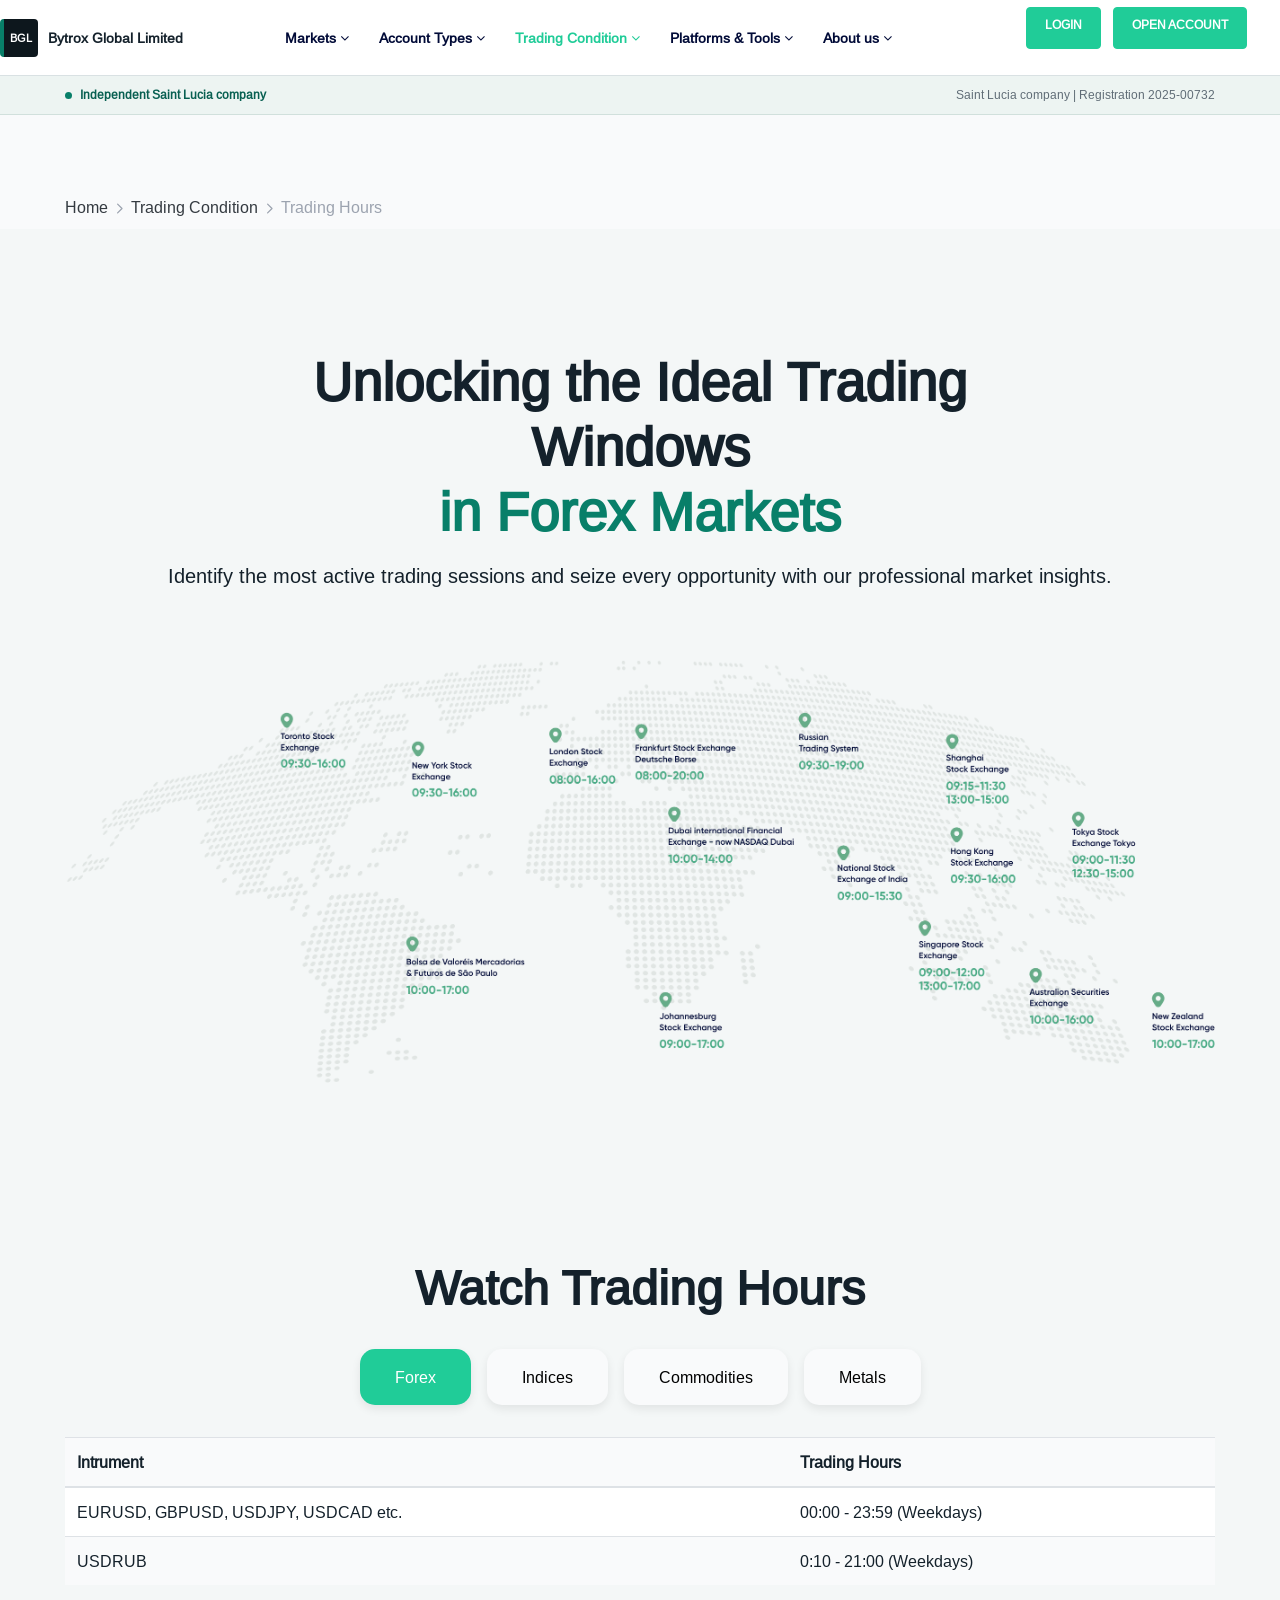
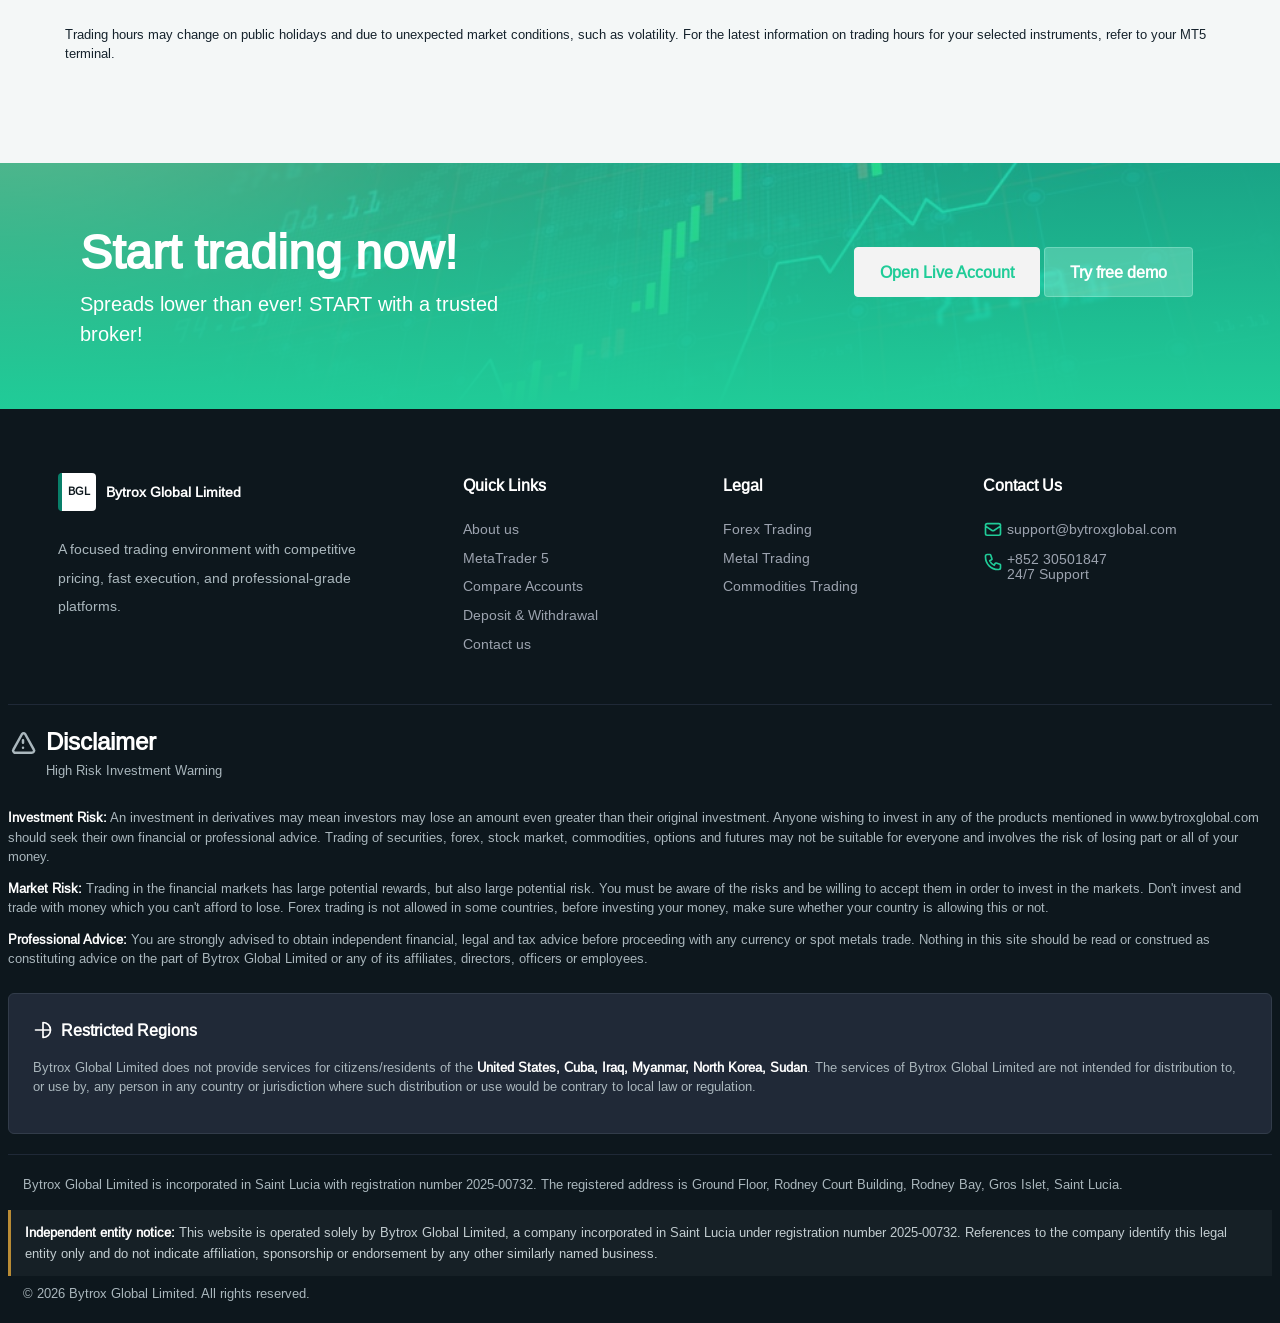
<file: trading-hours.html>
<!DOCTYPE html>
<html lang="en">
<head>
    <meta charset="UTF-8">
    <meta http-equiv="X-UA-Compatible" content="IE=edge">
    
	<meta name="viewport" content="width=device-width, initial-scale=1.0">
	<title>Forex Trading Hours | Bytrox Global Limited</title>
	<meta name="description" content="Review global forex and CFD market sessions and plan your activity with the Bytrox Global Limited trading hours guide.">
	<meta name="robots" content="index,follow,max-image-preview:large">
	<meta name="theme-color" content="#0d171d">
	<link rel="canonical" href="https://www.bytroxglobal.com/trading-hours.html">
	<meta property="og:type" content="website">
	<meta property="og:site_name" content="Bytrox Global Limited">
	<meta property="og:title" content="Forex Trading Hours | Bytrox Global Limited">
	<meta property="og:description" content="Review global forex and CFD market sessions and plan your activity with the Bytrox Global Limited trading hours guide.">
	<meta property="og:url" content="https://www.bytroxglobal.com/trading-hours.html">
	<meta property="og:image" content="https://www.bytroxglobal.com/images/index/graph.jpg">
	<meta name="twitter:card" content="summary_large_image">
	<meta name="twitter:title" content="Forex Trading Hours | Bytrox Global Limited">
	<meta name="twitter:description" content="Review global forex and CFD market sessions and plan your activity with the Bytrox Global Limited trading hours guide.">
	<meta name="twitter:image" content="https://www.bytroxglobal.com/images/index/graph.jpg">
	<link rel="icon" href="/images/favicon.svg" type="image/svg+xml">
    <link href="/css/bootstrap-reboot.min.css" rel="stylesheet"><!--重設所有 CSS -->
	<link href="/css/bootstrap.min.css" rel="stylesheet"><!--Bootstrap 4 CSS -->
	<link href="/css/font-awesome.css" rel="stylesheet">
	<link rel="stylesheet" href="/css/swiper.min.css">
	<link href="/css/style.css?t=2" rel="stylesheet">
</head>
<body>
		<header class="container-fluid header header_bk light-theme" id="header">			
			<div class="row justify-content-center align-items-center">					
				<div class="logo_menu">
				   <a href="index.html" class="logo brand-lockup" aria-label="Bytrox Global Limited home"><span class="brand-mark" aria-hidden="true">BGL</span><span class="brand-name">Bytrox Global Limited</span></a>
				</div>
				<div class="col p-0 menu d-none d-lg-block d-print-block">					 
					 <ul class="nav animenu_nav ">								
						
						<li class="nav-item li1">
							<a href="forex.html"><span>Markets  <i class="fa fa-angle-down"></i></span></a>
							<div class="animenu_nav_child text-left">
								<a href="forex.html" class="d-block">Forex </a>
								<a href="indices.html" class="d-block">Indices </a>
								<a href="commodities.html" class="d-block">Commodities</a>	
								<a href="metal.html" class="d-block">Metals </a>									
							</div>
						</li>
						<li class="nav-item li3">
							<a href="account.html"><span> Account Types  <i class="fa fa-angle-down"></i></span> </a>
							<div class="animenu_nav_child text-left">
								<a href="account.html" class="d-block">Compare Accounts</a>
							</div>	
						</li>
						<li class="nav-item li4">
							<a href="deposit.html"><span> Trading Condition  <i class="fa fa-angle-down"></i></span> </a>
							<div class="animenu_nav_child text-left">
								<a href="deposit.html" class="d-block">Deposit & Withdrawal</a>
								<a href="trading-hours.html" class="d-block">Trading Hours</a>					
							</div>	
						</li>
						<li class="nav-item li2">
							<a href="mt5.html"><span>Platforms & Tools  <i class="fa fa-angle-down"></i></span> </a>
							<div class="animenu_nav_child text-left">
								<a href="mt5.html" class="d-block">MetaTrader 5</a>
								<a href="calendar.html" class="d-block">Economic Calendar</a>
								<!--<a href="copy.html" class="d-block">Copy Trading</a>-->	
							</div>	
						</li>
						
						
						<li class="nav-item li6">
							<a href="about.html"><span>  About us   <i class="fa fa-angle-down"></i></span> </a>
							<div class="animenu_nav_child text-left">
								<a href="about.html" class="d-block"> About us </a>	
								<a href="contact.html" class="d-block"> Contact us </a>	
							</div>	
						</li>
						
					  </ul>
				</div>
				<div class="col pl-0 text-right d-none d-lg-block d-print-block header_menu_right">	
					<div class="top_login" >
						<a href="#" class="btn btn-primary"><strong>LOGIN</strong></a>
						<a href="#" class="btn btn-primary"><strong>OPEN ACCOUNT</strong></a>
					</div>
					
				</div>
				<div class="col pl-0 pr-2 d-lg-none d-block d-print-block">
					 <ul class="flex-column text-right phone_menu">
						<li class="nav-item dropdown text-right">
						  <div class="navbar-toggler nav-link header_bar" data-toggle="collapse" data-target="#navbarToggleExternalContent" aria-controls="navbarToggleExternalContent" aria-expanded="false" aria-label="Toggle navigation">
							  <i class="fa fa-reorder" id="header_bar"></i>
							  <img src="/images/header/close.svg" alt="Close menu" width="20" id="header_bar2" style="display:none;">
						 </div>
						<div class="collapse" id="navbarToggleExternalContent">
							<div class="dropdown-menu" style="display:block">								
								
								<div class="accordion" id="phone_menu">
								  <a href="/" class="phone_logo brand-lockup" aria-label="Bytrox Global Limited home"><span class="brand-mark" aria-hidden="true">BGL</span><span class="brand-name">Bytrox Global Limited</span></a>
								  <div class="card">
									<div class="card-header" id="menu_head_01">
									  <h2 class="mb-0">
										<button class="btn btn-link w-100 collapsed" type="button" data-toggle="collapse" data-target="#menu01" aria-expanded="false" aria-controls="menu01">
										  Markets <span class="fa fa-angle-down float-right"></span>
										</button>
									  </h2>
									</div>
									<div id="menu01" class="collapse" aria-labelledby="menu_head_01" data-parent="#phone_menu" style="">
									  <div class="card-body">
										<a href="forex.html" class="dropdown-item">Forex </a>
										<a href="indices.html" class="dropdown-item">Indices </a>
										<a href="commodities.html" class="dropdown-item">Commodities </a>	
										<a href="metal.html" class="dropdown-item">Metals </a>	
									  </div>
									</div>
									
								  </div>
								  
								   <div class="card">
									<div class="card-header" id="menu_head_03">
									  <h2 class="mb-0">
										<button class="btn btn-link w-100 collapsed" type="button" data-toggle="collapse" data-target="#menu03" aria-expanded="false" aria-controls="menu03">
										 Account Types   <span class="fa fa-angle-down float-right"></span>
										</button>
									  </h2>
									</div>
									<div id="menu03" class="collapse" aria-labelledby="menu_head_03" data-parent="#phone_menu" style="">
									  <div class="card-body">
										<a href="account.html" class="dropdown-item">Compare Accounts </a>											
									  </div>
									</div>
								  </div>
								  <div class="card">
									<div class="card-header" id="menu_head_04">
									  <h2 class="mb-0">
										<button class="btn btn-link w-100 collapsed" type="button" data-toggle="collapse" data-target="#menu04" aria-expanded="false" aria-controls="menu04">
										  Trading Condition   <span class="fa fa-angle-down float-right"></span>
										</button>
									  </h2>
									</div>
									<div id="menu04" class="collapse" aria-labelledby="menu_head_04" data-parent="#phone_menu" style="">
									  <div class="card-body">
										<a href="deposit.html" class="dropdown-item">Deposit & Withdrawal</a>
										<a href="trading-hours.html" class="dropdown-item">Trading Hours</a>								
									  </div>
									</div>
								  </div>
								 <div class="card">
									<div class="card-header" id="menu_head_02">
									  <h2 class="mb-0">
										<button class="btn btn-link w-100 collapsed" type="button" data-toggle="collapse" data-target="#menu02" aria-expanded="false" aria-controls="menu02">
										  Platforms & Tools <span class="fa fa-angle-down float-right"></span>
										</button>
									  </h2>
									</div>
									<div id="menu02" class="collapse" aria-labelledby="menu_head_02" data-parent="#phone_menu" style="">
									  <div class="card-body">
										<a href="mt5.html" class="dropdown-item">MetaTrader 5</a>
										<a href="calendar.html" class="dropdown-item">Economic Calendar</a>
										<a href="copy.html" class="dropdown-item">Copy Trading</a>
									  </div>
									</div>
								  </div>
								  
								  <div class="card">
									<div class="card-header" id="menu_head_06">
									  <h2 class="mb-0">
										<button class="btn btn-link w-100 collapsed" type="button" data-toggle="collapse" data-target="#menu06" aria-expanded="false" aria-controls="menu06">
										  About us  <span class="fa fa-angle-down float-right"></span>
										</button>
									  </h2>
									</div>
									<div id="menu06" class="collapse" aria-labelledby="menu_head_05" data-parent="#phone_menu" style="">
									  <div class="card-body">
										<a href="about.html" class="dropdown-item"> About us </a>	
										<a href="contact.html" class="dropdown-item"> Contact us </a>											
									  </div>
									</div>
								  </div>
								  
								</div>  
								
							</div>
								
							
						  </div>
						</li>						
						<li class="nav-item dropdown float-right">
							<a href="#" class="btn btn-primary phone_top m-0 "><strong>OPEN ACCOUNT</strong></a>
						</li>
					</ul>
				</div>
				
		</div>
	</header>
<div class="identity-strip" role="note" aria-label="Company identity"><div class="container"><span class="identity-status"><strong>Independent Saint Lucia company</strong></span><span class="identity-detail">Saint Lucia company | Registration 2025-00732</span></div></div>



<!-- banner -->
<div class=" container-fluid " style="background: #f9fafb;padding-top:80px;padding-bottom:10px;">
	<div class="container ">
		<div class="row justify-content-center">
			<div class="col-sm-12">
				<a href="/" class="text-dark">Home</a> <svg width="15" fill="none" stroke="#9ca3af" viewBox="0 0 24 24" aria-hidden="true">
                            <path stroke-linecap="round" stroke-linejoin="round" stroke-width="2" d="M9 5l7 7-7 7"></path>
                        </svg>
					<a href="#" class="text-dark">Trading Condition </a> <svg width="15" fill="none" stroke="#9ca3af" viewBox="0 0 24 24" aria-hidden="true">
                            <path stroke-linecap="round" stroke-linejoin="round" stroke-width="2" d="M9 5l7 7-7 7"></path>
                        </svg>
					<a href="#" class="c_grew">Trading Hours  </a>
			</div>
		</div>
	</div>
</div>
		
<!-- banner end -->
<div class=" container-fluid maket_header pt-0 ">
	<div class="container ">
		<div class="row justify-content-center">
			<div class="col-sm-12 text-center">
				<div class="banner_01_cont pb-4">										
					<h1 class="fwb mb-3">Unlocking the Ideal Trading Windows <br><span class="c_blue">in Forex Markets</span></h1>
					<h5 class=" mb-4">Identify the most active trading sessions and seize every opportunity with our professional market insights.</h5>
					<img src="images/index/trading-hours-image.png" alt="Global forex trading sessions and market hours" loading="lazy">
				</div>
			</div>
			
			<div class="col-sm-12 maket_header pb-3">
				<div class="text-center">
					<h2 class="fwb pb-2">Watch Trading Hours</h2>
				</div>
			</div>
			<div class="col-sm-12 ">
				<ul class="nav nav-pills mb-4 justify-content-center" id="pills-tab" role="tablist">
				  <li class="nav-item m-2" style="width:auto;" role="presentation">
					<button class="nav-link active  pt-3 pb-3" id="pills-home-tab" data-toggle="pill" data-target="#pills-home" type="button" role="tab" aria-controls="pills-home" aria-selected="true">Forex</button>
				  </li>
				  <li class="nav-item m-2" style="width:auto;" role="presentation">
					<button class="nav-link pt-3 pb-3" id="pills-profile-tab" data-toggle="pill" data-target="#pills-profile" type="button" role="tab" aria-controls="pills-profile" aria-selected="false">Indices</button>
				  </li>
				 <li class="nav-item m-2" style="width:auto;" role="presentation">
					<button class="nav-link pt-3 pb-3" id="pills-Commodities-tab" data-toggle="pill" data-target="#pills-Commodities" type="button" role="tab" aria-controls="pills-Commodities" aria-selected="false">Commodities</button>
				  </li>
				 <li class="nav-item m-2" style="width:auto;" role="presentation">
					<button class="nav-link pt-3 pb-3" id="pills-Metals-tab" data-toggle="pill" data-target="#pills-Metals" type="button" role="tab" aria-controls="pills-Metals" aria-selected="false">Metals</button>
				  </li>
				 
				</ul>
				<div class="tab-content" id="pills-tabContent">
				  <div class="tab-pane fade show active" id="pills-home" role="tabpanel" aria-labelledby="pills-home-tab">
					<div class="row ">
						<div class="col-sm-12 text-center forex_table">
							<table class="table table-borderd table-striped text-left">
									<thead class="">
										<tr>
											<th scope="col">Intrument</th>
											<th scope="col">Trading Hours</th>
										</tr>
									</thead>
									<tbody>
										<tr>
											<td>EURUSD, GBPUSD, USDJPY, USDCAD etc.</td>
											<td >00:00 - 23:59 (Weekdays)</td>
										</tr>
										<tr>
											<td>USDRUB</td>
											<td >0:10 - 21:00 (Weekdays)</td>
										</tr>
									</tbody>
								</table>
						</div>
						
						
					</div>
				  </div>
				  <div class="tab-pane fade" id="pills-profile" role="tabpanel" aria-labelledby="pills-profile-tab">
						<div class="row">
							<div class="col-sm-12 text-center forex_table">
								<table class="table table-borderd table-striped text-left">
									<thead class="">
										<tr>
											<th scope="col">Intrument</th>
											<th scope="col">Trading Hours</th>
										</tr>
									</thead>
									<tbody>
										<tr>
											<td>DOW30</td>
											<td >01:00 - 23:15, 23:30 - 23:59 (Weekdays)</td>
										</tr>
										<tr>
											<td>NAS100</td>
											<td >01:00 - 23:15, 23:30 - 23:59 (Weekdays)</td>
										</tr>
										<tr>
											<td>SPX500</td>
											<td >01:00 - 23:15, 23:30 - 23:59 (Weekdays)</td>
										</tr>
										<tr>
											<td>UK100</td>
											<td >03:00 - 23:00 (Weekdays)</td>
										</tr>
										<tr>
											<td>GER40</td>
											<td >03:15 - 23:00 (Weekdays)</td>
										</tr>
										<tr>
											<td>EU50</td>
											<td >03:00 - 23:00 (Weekdays)</td>
										</tr>
										<tr>
											<td>FRA40</td>
											<td >09:00 - 23:00 (Weekdays)</td>
										</tr>
										<tr>
											<td>ESP35</td>
											<td >09:00 - 21:00 (Weekdays)</td>
										</tr>
										<tr>
											<td>ITA40</td>
											<td >09:05 - 23:55 (Weekdays)</td>
										</tr>
										
									</tbody>
								</table>
							</div>
						</div>

				  </div>
				  <div class="tab-pane fade" id="pills-Commodities" role="tabpanel" aria-labelledby="pills-Commodities-tab">
						<div class="row">
							<div class="col-sm-12 text-center forex_table">
								<table class="table table-borderd table-striped text-left">
									<thead class="">
										<tr>
											<th scope="col">Intrument</th>
											<th scope="col">Trading Hours</th>
										</tr>
									</thead>
									<tbody>
										<tr>
											<td>USOIL</td>
											<td >01:00 - 23:59 (Weekdays)</td>
										</tr>
										<tr>
											<td>UKOIL</td>
											<td >03:00 - 23:59 (Weekdays)</td>
										</tr>
										<tr>
											<td>NATGAS</td>
											<td >01:00 - 23:59 (Weekdays)</td>
										</tr>
																				
									</tbody>
								</table>
							</div>
						</div>

				  </div>
				  <div class="tab-pane fade" id="pills-Metals" role="tabpanel" aria-labelledby="pills-Metals-tab">
						<div class="row">
							<div class="col-sm-12 text-center forex_table">
								<table class="table table-borderd table-striped text-left">
									<thead class="">
										<tr>
											<th scope="col">Intrument</th>
											<th scope="col">Trading Hours</th>
										</tr>
									</thead>
									<tbody>
										<tr>
											<td>XAU, XAG, XPD, XPT</td>
											<td >01:00 - 23:59 (Weekdays)</td>
										</tr>
										<tr>
											<td>COPPER</td>
											<td >03:00 - 23:59 (Weekdays)</td>
										</tr>
										
																				
									</tbody>
								</table>
							</div>
						</div>

				  </div>
				  
				</div>
			</div>
			<div class="col-12 small pt-4">Trading hours may change on public holidays and due to unexpected market conditions, such as volatility. For the latest information on trading hours for your selected instruments, refer to your MT5 terminal.</div>
			
		</div>
	</div>
</div>		
	
<div class="container-fluid step_bg step_bg2" >
	<div class="container ">
		<div class="row m-0 justify-content-between ">
			<div class="col-sm-5 text-left">
				<div>
					<h2 class="fwb mb-2">Start trading now!</h2>
					<h5>Spreads lower than ever! START with a trusted broker!</h5>
				</div>
				
			</div>
			<div class="col-sm-4">
				<div class="banner_btn mt-4 mb-4">
					<a href="#" class="btn btn-light2"><strong>Open Live Account</strong></a>
					<a href="#" class="btn btn-light3"><strong>Try free demo</strong></a>
					
				</div>
				
			</div>
			
		</div>
	</div>
</div>
			

<footer class="container-fluid ">	
		<div class="container">
			<div class="row footer">					
				<div class="col-sm pl-0" style="max-width:360px;">					
					<div >
                        <div class="footer-brand-lockup" aria-label="Bytrox Global Limited"><span class="brand-mark" aria-hidden="true">BGL</span><span class="brand-name">Bytrox Global Limited</span></div>
                    </div>					
					
					<div class="pt-4" style="max-width:320px;">A focused trading environment with competitive pricing, fast execution, and professional-grade platforms.</div>
				</div>
				<div class="col-sm  d-none d-lg-block d-md-block d-print-block">
					<div class="row justify-content-around">
						<div class="col-sm-3" style="max-width:300px;">
							<h5 class="mb-2"><strong>Quick Links </strong></h5>
							<a href="about.html" class="d-block"> About us </a>	
							<a href="mt5.html" class="d-block">MetaTrader 5</a>
							<a href="account.html" class="d-block">Compare Accounts </a>	
							<a href="deposit.html" class="d-block">Deposit & Withdrawal</a>
							<a href="contact.html" class="d-block"> Contact us </a>	
						</div>
						<div class="col-sm-3" style="max-width:300px;">
							<h5 class="mb-2"><strong>Legal </strong></h5>
							<a href="forex.html" class="d-block"> Forex Trading</a>
							<a href="metal.html" class="d-block"> Metal Trading</a>
							<a href="commodities.html" class="d-block">  Commodities Trading</a>
						</div>
						
						
						<div class="col-sm-3" style="max-width:300px;">
							<h5 class="mb-2"><strong>Contact Us </strong></h5>
							<a href="mailto:support@bytroxglobal.com" class="d-flex mb-2">
								<svg width="20px" fill="none" stroke="#20CC98" viewBox="0 0 24 24">
									<path stroke-linecap="round" stroke-linejoin="round" stroke-width="2" d="M3 8l7.89 5.26a2 2 0 002.22 0L21 8M5 19h14a2 2 0 002-2V7a2 2 0 00-2-2H5a2 2 0 00-2 2v10a2 2 0 002 2z"></path>
								</svg>
								<span class="pl-1">support@bytroxglobal.com</span>
							</a>
							<a href="tel:+85230501847" class="d-flex align-items-start">
								<svg width="20px" fill="none" stroke="#20CC98" viewBox="0 0 24 24">
									<path stroke-linecap="round" stroke-linejoin="round" stroke-width="2" d="M3 5a2 2 0 012-2h3.28a1 1 0 01.948.684l1.498 4.493a1 1 0 01-.502 1.21l-2.257 1.13a11.042 11.042 0 005.516 5.516l1.13-2.257a1 1 0 011.21-.502l4.493 1.498a1 1 0 01.684.949V19a2 2 0 01-2 2h-1C9.716 21 3 14.284 3 6V5z"></path>
								</svg>
								<div style="line-height:1.1;" class="pl-1">+852 30501847<br>24/7 Support</div>
							</a>	
						</div>
						
						
						
					</div>
				</div>
				
		</div>
		</div>
        
		<div class="footer2 text-warp row ">
        	
           
                <div class="">
					<hr>
					<div class="d-flex align-items-start mb-3">
						<svg class="mr-2 mt-1" width="30px" fill="none" stroke="currentColor" viewBox="0 0 24 24">
							<path stroke-linecap="round" stroke-linejoin="round" stroke-width="2" d="M12 9v2m0 4h.01m-6.938 4h13.856c1.54 0 2.502-1.667 1.732-2.5L13.732 4c-.77-.833-1.732-.833-2.5 0L4.314 16.5c-.77.833.192 2.5 1.732 2.5z"></path>
						</svg>
						<div>
							<h4 class="fwb">Disclaimer</h4>
							<p class="text-gray-400 font-semibold">High Risk Investment Warning</p>
						</div>
					</div>
					<div class="space-y-4 text-sm text-gray-400 leading-relaxed">
						<p>
							<strong class="text-gray-200">Investment Risk:</strong> An investment in derivatives may mean investors may lose an amount even greater than their original investment. Anyone wishing to invest in any of the products mentioned in www.bytroxglobal.com should seek their own financial or professional advice. Trading of securities, forex, stock market, commodities, options and futures may not be suitable for everyone and involves the risk of losing part or all of your money.
						</p>

						<p>
							<strong class="text-gray-200">Market Risk:</strong> Trading in the financial markets has large potential rewards, but also large potential risk. You must be aware of the risks and be willing to accept them in order to invest in the markets. Don't invest and trade with money which you can't afford to lose. Forex trading is not allowed in some countries, before investing your money, make sure whether your country is allowing this or not.
						</p>

						<p>
							<strong class="text-gray-200">Professional Advice:</strong> You are strongly advised to obtain independent financial, legal and tax advice before proceeding with any currency or spot metals trade. Nothing in this site should be read or construed as constituting advice on the part of Bytrox Global Limited or any of its affiliates, directors, officers or employees.
						</p>

						<div class="p-4 mt-4 mb-2 border">
							<h6 class="d-flex align-items-center fwb mb-3">
								<svg class="mr-2" width="20px" fill="none" stroke="currentColor" viewBox="0 0 24 24">
									<path stroke-linecap="round" stroke-linejoin="round" stroke-width="2" d="M21 12a9 9 0 01-9 9m9-9a9 9 0 00-9-9m9 9H3m9 9v-9m0-9v9"></path>
								</svg>
								Restricted Regions
							</h6>
							<p class="">
								Bytrox Global Limited does not provide services for citizens/residents of the <strong class="text-gray-200">United States, Cuba, Iraq, Myanmar, North Korea, Sudan</strong>. The services of Bytrox Global Limited are not intended for distribution to, or use by, any person in any country or jurisdiction where such distribution or use would be contrary to local law or regulation.
							</p>
						</div>
					</div>
					<hr>
				</div>
				<p class="col-sm-12 mb-2">Bytrox Global Limited is incorporated in Saint Lucia with registration number 2025-00732. The registered address is Ground Floor, Rodney Court Building, Rodney Bay, Gros Islet, Saint Lucia.</p>
				<p class="col-sm-12 mb-2 independent-disclosure" data-nosnippet><strong>Independent entity notice:</strong> This website is operated solely by Bytrox Global Limited, a company incorporated in Saint Lucia under registration number 2025-00732. References to the company identify this legal entity only and do not indicate affiliation, sponsorship or endorsement by any other similarly named business.</p>
				<p class="col-sm-12 pb-2">&copy; 2026 Bytrox Global Limited. All rights reserved.</p>
				
				
					
        </div>
		
		
		
	</footer>
	<script src="/js/jquery-3.1.1.min.js"></script>
	<script src="/js/popper.min.js"></script>
	<script src="/js/bootstrap.min.js"></script>
	<script src="/js/swiper-bundle.js"></script>
	<script src="/js/isScroll.js"></script>
	<script src="/js/style.js"></script>
	<script src="/js/echarts.min.js"></script> 	
	
	<script>
	var chkcomhk=window.location.href;
if(chkcomhk.indexOf("forex.html")>-1){
	$(".li1").addClass("active");
}else if(chkcomhk.indexOf("indices.html")>-1){
	$(".li1").addClass("active");
}else if(chkcomhk.indexOf("commodities.html")>-1){
	$(".li1").addClass("active");
}else if(chkcomhk.indexOf("metal.html")>-1){
	$(".li1").addClass("active");
}else if(chkcomhk.indexOf("mt5.html")>-1){
	$(".li2").addClass("active");
}else if(chkcomhk.indexOf("calendar.html")>-1){
	$(".li2").addClass("active");
}else if(chkcomhk.indexOf("account.html")>-1){
	$(".li3").addClass("active");
}else if(chkcomhk.indexOf("deposit.html")>-1){
	$(".li4").addClass("active");
}else if(chkcomhk.indexOf("trading-hours.html")>-1){
	$(".li4").addClass("active");
}else if(chkcomhk.indexOf("copy.html")>-1){
	$(".li4").addClass("active");
}else if(chkcomhk.indexOf("partnership.html")>-1){
	$(".li5").addClass("active");
}else if(chkcomhk.indexOf("about.html")>-1){
	$(".li6").addClass("active");
}else if(chkcomhk.indexOf("contact.html")>-1){
	$(".li6").addClass("active");
}
</script>
	</body>
</html>
</file>
<file: css/style.css>
body{background:#fff; color:#333!important;line-height: 1.5;font-family: "MicrosoftYaHei","Hiragino Sans GB", "Heiti SC", "Microsoft YaHei", "WenQuanYi Micro Hei","Helvetica Neue", Helvetica, Arial, "PingFang SC", sans-serif;}
.h1, .h2, .h3, .h4, .h5, .h6, h1, h2, h3, h4, h5, h6{line-height: 1.5;font-weight:400;margin-bottom:0;}
ol, ul, li {  padding-inline-start: 0px;  list-style: none;}
a{color:#20CC98;}
a:hover{text-decoration: none;color:#20CC98;opacity:0.8;}	
.ellipsis { text-overflow: ellipsis; color:#000;    overflow: hidden;    white-space: nowrap; }
.ellipsis2 { overflow: hidden; text-overflow: ellipsis; display: -webkit-box; -webkit-line-clamp: 2;  -webkit-box-orient: vertical;}
.ellipsis4 { overflow: hidden;text-overflow: ellipsis;  display: -webkit-box; -webkit-line-clamp: 4;  -webkit-box-orient: vertical;}
img{ max-width: 100%;}
.f14{font-size:14px;}
.c54{color:#545454;}
.c9{color:#999;}
.line_h{line-height:1.5;}
.btn{white-space: inherit;}
.h2,h2{font-size:48px;line-height:1.2;}
.text-danger {
  color: #20CC98 !important;
}
@font-face {
  font-family: 'Arimo';
  src: url('/font/Arimo-Regular.ttf') format('truetype');
  font-style: normal;
  font-weight: 400;
  font-display: swap;
}
@font-face {
  font-family: 'Arimo-Bold';
  src: url('/font/Arimo-Bold.ttf') format('truetype');
  font-style: normal;
  font-weight: 700;
  font-display: swap;
}
.top_icon .dropdown-toggle:after {display:none; vertical-align: inherit;  border-top: 0;  border-right: 0;    border-bottom: 0;    border-left: 0;    content: "\f107";    font-family: 'FontAwesome';}
.top_icon .dropdown-toggle:hover:after{content:"\f106";}
.top_icon{display:flex;float:right;    top: 8px;align-items:center;position:relative;padding-left:32px;margin-left:32px;}
.top_icon:after{transition: all 0.5s ease-in-out;height:30px;width:1px;background:#EBEBEB;  content:'';display:block;position:absolute;top:27px;left:0;}
.light-theme .top_icon:after{background:#41434A;    top: 27px;}
.light-theme.mini .top_icon:after{background:#EBEBEB;    top: 15px;}
.mini .top_icon:after{background:#EBEBEB;    top: 15px;}


.header_bk {position: fixed; left: 0;  top: 0;z-index: 9999; box-sizing: border-box;  transition: all 0.5s ease-in-out;}
.header{line-height:70px;background-color:#fff;height:70px;}

#tv_chart_container{height: 560px !important;}
#tv_chart_container iframe{height: 100% !important;}

.header.mini{background-color:#fff; box-shadow: 0 4px 8px rgba(0, 0, 0, 0.03);height: 70px;line-height: 70px;}
.header.on{background-color:transparent; box-shadow: 0 4px 8px rgba(0, 0, 0, 0.03);}
.header .menu {  text-align: center;height: 33px;       position: initial;}
.menu ul li{margin-left:15px;  text-align: center;height: 66px; }
.menu ul li a{cursor:pointer;}
.menu ul li * {}
.menu ul li h5{font-size:1rem!important;}
.menu ul li span { display: block; font-size: 16px;    padding: 1px 10px; line-height: 30px;  color:#6D6F78;position:relative;}
.menu ul li a:hover span, .menu ul li a:hover label{ color: #1E202B!important;}
.menu ul li.active span{color: #000!important;}
.menu ul li a:hover em, .menu ul li.active em {    width: 100%;}
.menu ul li label {  transform: scale(0.6);   color: #fff;    opacity: 0.39;    filter: alpha(opacity=39);}

.header_bk .menu ul li:first-child{margin-left:0;}
.header_bk .menu ul li:last-child span{padding-right:0;}
.header_bk .menu ul li:first-child span{padding-left:0;}

.header .btn-outline-primary{background:#e9f0ff;border-radius:50px;font-size:16px;padding:5px 15px;}
.btn-primary{background:#20CC98;border-color:#20CC98;color:#fff!important;font-size:12px;padding:5px 24px;border-radius:50px;    top: 0px;    position: relative;}
.btn-primary2{background:#F3F3F3;border-color:#F3F3F3;color:#6D6F78;font-size:14px;padding:5px 24px;border-radius:50px;    top: 0px;    position: relative;}

.banner_01 .btn-primary,.banner_btn .btn-primary{background:#20CC98;border-color:#20CC98;color:#fff;font-size:16px;padding:12px 28px;border-radius:50px;    top: 0px;    position: relative;}
.banner_01 .btn-primary2,.banner_btn .btn-primary2{background: #373941;    border-color: #373941;    color: #F5F5F5;font-size:16px;padding:12px 28px;border-radius:50px;    top: 0px;    position: relative;}
.btn-primary4{background:#20CC98;border-color:#20CC98;color:#14171D;font-size:20px;padding:12px 48px;border-radius:50px;    top: 0px;    position: relative;}
.btn-primary:hover,.btn-primary4:hover{background:#20CC98;border-color:#20CC98;opacity:0.85}
.btn-primary2:hover{opacity:0.85;}
.btn-light{background:#f3f3f3;border-color:#f3f3f3;color:#1E202B;font-size:16px;font-weight:700;padding:9px 25px;border-radius:50px;}
.btn-light:hover{background:#20CC98;border-color:#20CC98;color:#14171D;}

.btn-light2{background:#f3f3f3;border-color:#f3f3f3;color:#20cc98;font-size:16px;font-weight:700;padding:12px 25px;border-radius:8px;}
.btn-light3{background:#c5ffed47;border-color:#c5ffed47;color:#fff;font-size:16px;font-weight:700;padding:12px 25px;border-radius:8px;}
.btn-light2:hover{opacity:0.85;}
.btn-light3:hover{opacity:0.85;color:#fff;}

.lost .btn-dark{    background: #1E202B; border-color: #1E202B;color:#20CC98;font-size:16px;padding:8px 26px;border-radius:50px;    top: 0px;    position: relative;}


.dropdown a.nav-link,.light-theme.header.mini .dropdown a.nav-link{color:#333;padding-left:12px;padding-right:12px;}
.light-theme .dropdown a.nav-link{color:#000A37;}
.light-theme.header.mini .menu ul li span {color:#000A37;}
.fa-reorder{font-size: 19px!important;}
.logo_menu{min-width:130px;margin-right:4%;}
.logo,.header.mini .logo{background:url(../images/header/logo2.png) no-repeat  center center;height: 40px;    background-size: contain;display:block;}
.light-theme .logo{background:url(../images/header/logo2.png) no-repeat  center center;background-size: auto 100%;height:40px;display:block;}
.logo,.header.mini .fa-reorder{color:#000A37; }
.light-theme .fa-reorder{color:#000A37;}
.light-theme .menu ul li span{color:#000A37;}
.light-theme .menu ul li.active span{color: #20CC98!important;}
.light-theme .menu ul li a:hover span,.light-theme .menu ul li a:hover label{color: #20CC98!important;}
.light-theme.mini .menu ul li a:hover span,.light-theme.mini .menu ul li.active span{color:#20CC98!important;}
.light-theme.mini .menu ul li a:hover label{color:#000!important;}
.light-theme.header .btn-primary2{background:#373941;border-color:#373941;color:#fff;}
.light-theme.mini.header .btn-primary2{background: #F3F3F3;    border-color: #F3F3F3;    color: #6D6F78;}
.light-theme.mini.header .btn-primary{background:#20CC98;border-color:#20CC98;color:#fff;}
.light-theme.header .btn-primary{background:#20CC98;border-color:#20CC98;color:#fff;}

.light-theme.header .btn-primary2.btn{margin-right:10px;}


.animenu_nav > li:hover > a .fa-angle-down:before{content:"\f106";}

.menu ul li.active {}

.menu_top{font-size:13px;text-align: right;}
.menu_top a{padding:5px 0px 10px 25px;color:#fff;display:inline-block;font-size:12px;}
.menu_top a:hover{color:#c5a36f;}
.dropdown-item{color:#212529!important;min-width: 100px;    font-size: 14px;display: flex;    align-items: center;}
.badge-danger{background:#fff;border: 1px solid #A59067;border-radius:4px;color:#A59067;}
.badge {    font-size: 12px;  padding:2px 6px;  font-style: normal;    transform: scale(0.73, 0.73);    font-weight: 400;}

.animenu_nav .nav-item{position:relative;}
.animenu_nav > li:hover > .animenu_nav_child {  opacity: 1;  visibility: visible;  margin: 0;}
.animenu_nav > li:hover > a {  color: #fff;}
.animenu_nav_child {font-size:14px;  min-width:220px; position: absolute;  top:50px;  left:0;  z-index: 1111;
  opacity: 0;  visibility: hidden;  margin: 20px 0 0 0; background: #fff;border-radius:15px;padding: 8px;
  box-shadow:0px 4px 24px rgb(23 56 153 / 8%); color:#323232;  transition: margin .15s, opacity .15s;}
.animenu_nav_child a {position:relative;color:#6D6F78; padding:16px 8px 16px 16px;margin:0px!important;min-width:max-content;text-align:left;line-height:1.2;}
.animenu_nav_child a:before{content:"";left:8px;top:16px;position:absolute;}
.animenu_nav_child a:hover { padding-left:32px; border-radius:5px;  background: #F9F9F9;color:#20CC98;cursor:pointer;transition: margin .15s, opacity .15s;}
.animenu_nav_child a:hover:before{content:"";width:16px;height:14px;left:9px;top:16px;position:absolute;background:url(../images/header/arrow-right.svg) no-repeat center;}

.animenu_nav_child li.dropdown-item{color:#333;}
.animenu_nav_child li.dropdown-item:focus, .animenu_nav_child li.dropdown-item:hover{background:inherit;color:#fed267;}
.animenu_nav_child li.dropdown-item a{color:#333;}
.animenu_nav_child li.dropdown-item:focus a, .animenu_nav_child li.dropdown-item:hover a{background: inherit; color: #fed267;}
.animenu_nav_child .border-right{border-right:1px solid #2f2f2f!important;}
.animenu_nav_child .border-bottom{border-bottom:1px solid #2f2f2f!important;}
.animenu_nav_child h5{font-size:1.2rem;}

.animenu_nav_child h2{line-height:1.5;margin-bottom:25px;}


.header .dropdown-menu{width:auto;}
.header .dropdown-menu.show {border:0;padding: 8px;left:-50px;top:65px;  box-shadow: 0px 4px 24px rgb(23 56 153 / 8%);background-color: #fff;border-radius:15px;}
.header .dropdown-menu.show .dropdown-item{padding: 6px 8px 6px 8px;width:auto;min-width:130px;  background-color: #fff;color:#323232!important;line-height:2.3;}
.header .dropdown-menu.show .dropdown-item:hover{     border-radius: 5px;    background: #F9F9F9;    color: #1E202B!important;}

.header_menu_right{max-width:250px;}

.light-theme.mini.header .dropdown-menu.show,.mini.header .dropdown-menu.show {top:56px;}

.index_app_down{     line-height: 3;   width: 160px;    padding: 10px 0px;text-align:center;}
.index_app_down p{line-height:1.8;font-size:14px;color:#000;margin-bottom:0;}
.index_app_down .btn-dark{border-radius:50px;background:#000;font-size:14px;padding:6px 20px;}

.phone_menu .dropdown .nav-link {color:#333;float: right;padding:0 15px;height: 100px;    line-height: 100px;}
.mini .phone_menu .dropdown .nav-link {color:#fff;float: right;padding:0 15px;height:60px;    line-height: 57px;}
.phone_menu .dropdown .nav-link span{font-size:25px;color:#323232;padding:21px 0;    opacity: 0.9;}
.phone_menu .dropdown .nav-link .fa-bars{font-size:25px;color:#323232;padding:3px  0;    opacity: 0.9;}
.phone_menu .dropdown .dropdown-item{line-height:2;}
.phone_menu .dropdown-header{text-align:left;font-size: 1rem;    color: #323232;}
.phone_menu .dropdown-item.active, .dropdown-item:active{background-color: #f7f7f7;color:#323232!important;}
.phone_menu .dropdown-menu.show{transform:all 0.5s cubic-bezier(0.68, -0.55, 0.27, 1.55)!important; top: -5px!important;left: -48px!important;}
.phone_menu .login{float: right;    top: 10px;    position: relative;}
.phone_menu .dropdown-divider{margin:0;border-top: 1px solid #2f2f2f;}

.phone_menu .collapse .dropdown-menu {background-color:#14171D!important;transition: all 0.5s ease-in-out;right: -3px !important;    left: auto !important;    min-width: 100vw;    top: -2px!important;
    overflow-y: auto;    height:auto;  max-height:100vh ;   z-index: 111;    border: 0;    border-radius: 0;}
.phone_menu .card-body .dropdown-item{padding: .4rem 1.1rem;  color:#fff!important;  background: #14171D;font-size:16px;}
.phone_menu .card{transition:3s;border:0;background:#fff;}
.phone_menu .card-header{background:transparent;padding: 0rem;border-bottom: 0px solid rgba(0,0,0,.125);}
.phone_menu .btn-link{margin-bottom:0;color:#fff;background: #14171D;    border-top: 1px solid #20CC98;  padding: 0.6rem 1rem;   border-radius: 0;font-weight:700; text-align:left;   font-size: 18px;}
.phone_menu .btn-link:hover{text-decoration: none;}
.phone_menu .card-body{    padding: 0rem 0 1rem;    border: 0px solid #d2d6da;background:#14171D;}
.phone_menu .btn-link.collapsed{    border:1px solid #14171D;color:#fff;font-weight:700;background:#14171D; }
.phone_menu .btn-link.collapsed a{color:#323232;font-weight:700;}
.phone_menu .collapse .dropdown-menu:after{content:"";height:100vh; width:100vw;background:rgb(0 0 0 / 62%);display:block;position: fixed;}
.phone_menu .btn-link .fa-angle-down:before{content:"\f106";line-height: 1.6;}
.phone_menu .btn-link.collapsed .fa-angle-down:before{content:"\f107";}
.phone_menu .card-body .dropdown-item:last-child{padding-bottom:1rem;}

#header_bar2{z-index:1111;position:relative;}
.phone_logo{margin:8px 15px 15px;background:url(../images/header/logo2.png) no-repeat left center;background-size:auto 100%;height:37px;display:block;}

a.bg-light{border-radius:5px;}
a.bg-light:hover{background:#A59067!important;color:#fff;}


.c_blue{color:#20CC98;}
.c_grew{    color: #9ca3af;}
/*底部*/
.text-success {  padding:6px 0;  color:#11b17c!important;}	
.tishi_bg{box-shadow:0px 3px 6px 0px rgba(0,0,0,0.3);    z-index: 12;   position: relative;}
footer{background-color: #111827;}
.footer{padding-left: 8px;    padding-right: 8px;color:#9ca3af;background-color: #111827;font-size:0.9rem;line-height:2;padding-top:100px;padding-bottom:15px; z-index: 13;   position: relative;}
.footer p{line-height:1.8;margin-bottom:0;}
.footer a{color:#9ca3af;display:block;}
.footer h5{color:#fff;font-size:16px;position:relative;padding-bottom:10px;}
.footer a:hover,.footer2 a:hover{color:#20CC98;}
.footer2 a{color:#9ca3af;font-size:13px; padding-right:15px;}
.footer2 p{margin-bottom:12px;font-size:13px;}
.footer2{color:#9ca3af;font-size:12px;padding-top:10px;margin-bottom:0px;padding-left: 8px;    padding-right: 8px;}
hr{background: #1f2937 ;
    width: 100%;
    height: 1px;
    border: 0;
    margin: 20px 0 20px 0;}
.footer2 .border{background:#202937;border-color:#323c4a!important;border-radius:10px;}
.footer2 .fwb,.footer2 strong{color:#fff;}

.share_footer{padding: 0px 2% 0px;background:#192a3c;color:#fff;}
.share_footer .fa{border: 2px solid #fff;    padding: 18px;    border-radius: 15px;    line-height: 0.8;    font-size: 32px!important;}
.footer_2 .close.btn{color:#fff!important;line-height:20px;opacity:1;text-shadow:0 0 0 #25374c;font-weight:300;padding: 8px 40px;    font-size: 14px;   position: relative;
    top: inherit;}
	.footer_2{  max-width:1200px;  position: fixed;border-radius:5px; box-shadow:0 4px 12px 4px rgba(0, 0, 0, 0.1);   bottom: 20px;    z-index: 11112;    width:90%;left:50%;margin-left:-600px;background-color:#fff;color: #25374c;padding:20px 30px;font-size:0.9rem;}
.footer_2 a{color: #e4e4e4;}
.rshares_nov{width:100px; position:fixed; bottom:50px;border-radius: 8px;right:2%;  z-index:111111119}
.footer_2 .close.btn{color:#fff!important;line-height:20px;opacity:1;text-shadow:0 0 0 #25374c;font-weight:300;padding: 8px 40px;    font-size: 14px;   position: relative;
    top: inherit;}
.close {position:absolute;	right:10px;	top:10px;	color:#d1d1d1!important;opacity: .9;font-weight:500;z-index:111111;}

 .social { width: 100%;  display: flex;  flex-wrap: wrap;  margin: 0 0 0 -7px;}
.social li {  width: 16%;  padding: 0 6px;  margin-top: 5px;}
.social a svg {  width: 36px;  height: 36px;  fill: #1f2432;  transition: all .15s;  opacity: .14;}
.social a:hover svg {opacity:0.5;}

.market_header{padding-top:80px; padding-bottom:80px;}

/*底部end*/	
.swiper-container {     width: 100%;   }
.swiper-slide { text-align: center; font-size: 18px;  background: #fff;  /* Center slide text vertically */  display: -webkit-box;  display: -ms-flexbox;  display: -webkit-flex;  display: flex;  -webkit-box-pack: center;
  -ms-flex-pack: center;  -webkit-justify-content: center;  justify-content: center;  -webkit-box-align: center;
  -ms-flex-align: center;  -webkit-align-items: center;  align-items: center;}
.fwb,strong{font-weight:600;}
.maket_header{padding-top:100px;padding-bottom:100px;}
.maket_header_01{padding-top:65px;padding-bottom:65px;}

.f12{font-size:12px;}
.f18{font-size:18px;}
.f45{font-size:45px;}
.grew{color:#6D6F78!important;}
.green{color:#27BC85!important;}
.red{color:#DD3C62!important;}
.ca{color:#aaa!important;}

.protocol_tips{background:#fff;border-radius:8px;padding:20px 30px;}
.protocol_con{margin:20px 0;line-height:1.8;}
.modal{top:120px;}
.modal-open .modal{overflow-y:hidden;}
.modal-body{max-height:50vh;overflow-y:auto;min-height:250px;}

.height_top{margin-top:100px;}
/*首页*/
.banner_01{text-align:left;position:relative; min-height:690px;background:url(../images/index/graph.jpg) no-repeat center; background-color:#000;color: #fff;       background-size: 100%;  padding-top: 7%;  }
.banner_01 .container::after {
    position: absolute;
    content: '';
    top: 0;
    left: 0;
    width: 100%;
    height: 100%;
    z-index: 1;
    background: linear-gradient(180deg, #000000b5, #0d0e11);
    border-radius: 48px 48px 8px 8px;
}
.banner_01_cont{padding-top:100px;padding-bottom:90px;position:relative;z-index:11;}
.text-gradient{background: linear-gradient(to right, #20CC98, #87eece);
    -webkit-background-clip: text;
    -webkit-text-fill-color: transparent;}
.text_h6{border:1px solid #20CC98;background:#20cc982e;border-radius:50px;display:inline-block;padding:8px 25px;font-size: 16px;text-transform: uppercase ;   color:#20CC98 ;   line-height: 1.5;    font-weight: 700;}
.banner_01_cont h1{font-size:60px;line-height:1.2;margin:25px 0;}
.swiper-slide{background:transparent;}
.banner_cont{max-width:1100px;margin:auto;}
.banenr_down_cont {justify-content:space-between;position:relative;z-index:12;border-radius: 12px;border:1px solid #20cc9852;  background-color: #0c0d0dbd; padding: 20px 20px;}
.banenr_down_cont2{border:1px solid #ffffff52;}
.banenr_down_cont:hover{border:1px solid #20cc98;}
.banenr_down_cont2:hover{border:1px solid #ffffff;}
.banenr_down_cont img{width:60px;}
.banenr_down_cont h2{font-size:32px;color:#20CC98;font-weight:700;}
.banenr_down_cont2 h2{color:#fff;}
.banenr_down_cont h5{font-size:14px;font-weight:700;margin-top:15px;}
.banenr_down_cont h6{color: #fffFFFB8;    font-size: 12px;    line-height: 18px;    letter-spacing: 1px;    font-weight: 500;    font-family: Poppins, sans-serif;}

.index_01_bg{background:#fff;display:flex;margin-bottom:30px; justify-content:space-between; padding:25px 30px; border-radius:15px;    box-shadow:0 4px 10px rgba(0, 0, 0, 0.08);}
.index_01_bg h6{font-size:14px;}
.index_01_svg{display:block; text-align:center;line-height:65px;width:65px;height:65px;margin-right:15px; border-radius:15px; background:#20cc98}
.index_01_cont{width:85%;display:block;}
.index_01_right{padding:40px;color:#fff;border-radius:15px;background: linear-gradient(45deg, #14ae80, #20cc98,#14ae80);}

.index_01_down_cont {text-align:Center;justify-content:space-between;position:relative;z-index:12;border-radius: 12px;  box-shadow:0 4px 10px rgba(0, 0, 0, 0.08); padding: 30px 20px;}
.index_01_down_cont h2{font-weight:700;color:#20cc98;}

.index_02_bg{background:#d5f2e9b8;margin-top:150px;}
.index_02_cont{text-align:Center;margin:40px 0; }
.index_02_cont svg{width:45px;margin-bottom:15px;}

.index_03_bg{background:#f0f9f7;border-radius:20px;margin-top:-100px;}
.index_03_bg_cont{padding:40px;}
.index_03_bg_img{border-radius:0 20px 20px 0;}

.index_04_bg_cont{background:url(../images/index/started.png) no-repeat Center;background-size: auto 100%;}
.index_04_bg2 {display:flex;align-items:Center;justify-content:space-between;background:#20cc98;padding:40px;color:#fff;border-radius:25px;    margin-top: -60px;}

.forex_svg{width:100px;height:100px;padding:0 20px;margin:0 auto 15px;text-align:Center;line-height:100px;border-radius:50px;background:#20CC98;}
.forex_table .table{background:#f9fafb;}
.forex_table .table-striped tbody tr:nth-of-type(odd){background:#fff;}
.forex_tip{border:1px solid #feef81;padding:20px;margin:20px 0;color:#743900;background:#fefce8;font-size:14px;border-radius:15px;}
.tip li{display:flex;margin-bottom:25px;}
.tip .step{background:#20CC98;border-radius:50px; text-align:Center;line-height:45px;color:#fff;width:45px;height:45px;font-size:20px;font-weight:700;}
.tip li .tip_cont{width:80%;margin-left:15px;}
.forex_02_cont{background:#f9fafb;padding:80px 40px;border-radius:25px;}

.step_bg{background:#20CC98;color:#fff;padding:60px 0; text-align:Center;}
.step_bg2{position:relative;background:url(../images/index/step.jpg) no-repeat Center; background-size:cover;color:#fff;padding:60px 0; text-align:Center;}
.step_bg2:after {
    position: absolute;
    content: '';
    top: 0;
    left: 0;
    width: 100%;
    height: 100%;
    z-index: 1;
    background:linear-gradient(180deg, #20cc98c9, #20CC98);
}
.step_bg2 .row{z-index:12;    position: relative;}

.policy-list .text-primary {font-weight:700;margin-bottom:15px;
    color: #20CC98 !important;
}

button:focus{outline:0;}
.nav-pills .nav-item{width:32%;text-align:left;}
.nav-pills .nav-link{text-align:left;border: 0;cursor:pointer; padding: 30px 35px;    border-radius: 15px;     box-shadow: 0 4px 10px rgba(0, 0, 0, 0.08);   background: #f9fafb;}
.nav-pills .nav-link.active, .nav-pills .show>.nav-link{background:#20CC98;}

.account_cont{margin:40px 0;border:1px solid #f6f6f6;border-radius:15px;padding:40px;}
.account_cont h3{font-size:24px;}
.account_cont .col-sm-4{margin-bottom:40px;}
.tn-atom{font-size:12px;}

.deposit_bg{background:#e1f6ef;padding:40px 30px;border-radius:16px;height:95%;margin-bottom:30px;}
.deposit_step_bg{height:350px;width:100%;border:1px solid #f6f6f6;background:url(../images/index/withdrawals-bg.png) no-repeat bottom;background-size: 100%;border-radius:20px;}
.deposit_step_cont{margin:-100px 50px 0;background:#e1f6ef;border-radius:20px;}
.deposit_step_cont .col-sm-4{position:relative;}
.deposit_step_cont .col-sm-4:before{content:"";width:1px;height:80%;top:10%;position:absolute;right:0;background:#fff;}

.forex_table td svg{border-radius:50px;}

.mt5_img{    min-width: 1148px;position:relative;left:-30%;    max-width: 800px;}
.btn{margin-bottom:20px;}

.deposit_bg .forex_svg{width:60px;height:60px;    margin: 0;    line-height: 57px;    text-align: center;    padding: 0 16px;}
.contact_banner {background:url(../images/index/contact_banner.jpg) no-repeat ;min-height:400px;width:100%;}
.Contact_bg .col-sm-3:before{content:"";width:1px;height:100%;top:0;position:absolute;right:10px;background:#f0f0f0;}
.Contact_bg .col-sm-3:last-child:before{display:none;}
/* iPhone5/SE */
	@media only screen and (min-width: 320px) and (max-width: 767px) {
	.phone_menu .dropdown .nav-link {color:#333;float: right;padding:0 15px;height: 60px;    line-height: 60px;}
	.maket_header,.maket_header_01{padding-bottom:40px;padding-top:40px;}
    .row.m-0{margin-left:-7px!important;margin-right:-7px!important;}	
	.header{padding:0 10px 0 15px;}
	.header_top{padding-top:85px;}	
	.header .phone_top.btn-primary { font-size: 12px!important;  padding: 5px 13px;  border-radius: 50px;  position: relative;}
	.mb-4{margin-bottom:10px!important;}
	.phone_no{display:none;}
	.p-4 {    padding: 1rem!important;}
	.pt-4{  padding-top: 1rem!important;}
	.pt-5{padding-top: 1rem!important;}
	p,h6,.h6{font-size:14px;}
 	h4,.h4{font-size:17px;}	
	.h3, h3 {    font-size: 20px;}
	.h5, h5 {    font-size:16px;}
	.h2, h2{font-size:24px;margin-bottom:10px;}
	.h1, h1 {font-size: 28px!important;}
	.f18{font-size:15px;}
	.f45{font-size:25px;}
	.f55{font-size:30px;}	
	img{max-width:100%!important;}
	.img_w{max-width:80%!important;margin-bottom:20px;}
	.img_w8{max-width:80%!important; left: 50%;   margin-left: -40%;    top: 10%;}
	.logo_menu{min-width:120px;}
	.logo,.header.mini .logo,.header.on .logo,.light-theme .logo{ height: 37px;   background-size: auto 100%;}
	.header,.header.mini{height:60px;line-height:60px;}	
	.footer2 a{color:#333;font-size:14px;}
	.footer2 p{font-size:12px;}
	.footer2{padding-bottom:10px;margin-bottom:10px;}
	.btn-primary{font-size:16px!important;padding:10px 40px;border-radius:50px;    top: 0px;    position: relative;}
	.btn-primary2{font-size:16px!important;padding:10px 40px;border-radius:50px;    top: 0px;    position: relative;}
	.banner_01{border-radius:15px;}
	.index_main .nav-pills .nav-link{font-size:16px;padding:8px 20px;margin-bottom:15px;}
	.index_platforms_img .img2{width:30%;left:-5%;top:30px;}
	.index_platforms_img .img3{width:50%;right:0;top:-30px;}
	.index_platforms_img{margin-top: 30px;  margin-bottom: 0px;}
	.index_platforms{min-height:500px;}
	.index_04_bg2{flex-direction:column;align-items:flex-start;gap:20px;padding:28px 24px;}
	.index_04_bg2 .banner_btn{width:100%;}
	}



	/* iPad */
	@media (min-width: 768px) and (max-width:1023px){
	.menu ul li span{font-size:16px;}
	.header{padding:0 10px 0 15px;}	
	.header .phone_top.btn-primary { font-size: 14px;  padding: 5px 13px;  border-radius: 50px;  position: relative;}
	.mb-4{margin-bottom:10px!important;}
	.phone_no{display:none;}
	.p-4 {    padding: 1rem!important;}
	.pt-4{  padding-top: 1rem!important;}
	.pt-5{padding-top: 1rem!important;}
	p,h6,.h6{font-size:14px;}
 	h4,.h4{font-size:17px;}	
	.h3, h3 {    font-size: 20px;}
	.h5, h5 {    font-size:16px;}
	.h2, h2{font-size:25px;margin-bottom:10px;}
	.h1, h1 {font-size: 28px;}
	.f18{font-size:15px;}
	.f45{font-size:25px;}
	.f55{font-size:30px;}
	.maket_header,.maket_header_01 {padding-top:65px;padding-bottom:65px;}
	.header_top{padding-top:145px;}		
	img{max-width:100%!important;}	
	.btn-primary,.btn-primary2{padding:10px 20px;}
	
	}
@media (min-width: 992px) and (max-width: 1023px) {
	.hq_index{height:0;}
	.detail_pr{padding-right:0px;}
	.news_nav .nav {  justify-content: start; }
	.header_menu_right{max-width:280px;}
}
	/* iPad Pro */
	@media only screen and (device-width: 1024px) {
	.menu_left{padding:30px 15px;}
		.header_top{padding-top:145px;}	
	p,h6,.h6{font-size:14px;}
 	h4,.h4{font-size:17px;}	
	.h3, h3 {    font-size: 20px;}
	.h5, h5 {    font-size:16px;}
	.h2, h2{font-size:25px;}
	.h1, h1 {font-size: 28px;}
	.f18{font-size:15px;}
	.f45{font-size:25px;}
	.f55{font-size:30px;}
	.menu ul li span{font-size:16px;}
		
.header .btn-primary2,.header .btn-primary{padding: 5px 18px;}
.header_menu_right{max-width:280px;}
	}
	@media (min-width: 1025px) and (max-width:1199px) {
	.container {  max-width: 1025px; }
	
	}
	

@media (min-width: 992px){
.header .col-3{    -ms-flex: 0 0 29%;    flex: 0 0 29%;    max-width: 29%;}
.header .col-lg-2 {    -ms-flex: 0 0 12.666667%;    flex: 0 0 12.666667%;    max-width: 12.666667%;}

.header_bk .container {    max-width: 1100px;}
.header_bk .menu ul li {margin-left: 10px;}
.header{padding:0 15px;}
.header .btn-primary2,.header .btn-primary{padding: 8px 18px;    margin-right: 8px;}
.header_menu_right{max-width:280px;}
}
@media (min-width: 1200px){
	.container {    max-width: 1180px!important;}
	.header_bk .menu ul li {margin-left: 10px;}
.header .col-3{    -ms-flex: 0 0 25%;    flex: 0 0 25%;    max-width: 25%;}
.header .col-lg-2 {    -ms-flex: 0 0 16.666667%;    flex: 0 0 16.666667%;    max-width: 16.666667%;}
.header{padding:0 25px 0 15px;}
.banner_01_right{    min-height: 486px;}
.banner_01_right:before{bottom: -30%;}


}
@media (min-width: 1450px){
	.container {    max-width: 1200px!important;}
	.header{padding:0 35px;}

	.banner_01_right:before{bottom: -32%;}
	
	.index_hdcont{max-width: 736px;}
	}
@media (min-width: 1650px){
	.container {    max-width: 1400px!important;}
	}

/* 2026 independent-entity identity system */
:root {
	--bgl-ink: #14212b;
	--bgl-muted: #5e6b75;
	--bgl-line: #d9e1e3;
	--bgl-surface: #f4f7f7;
	--bgl-deep: #0d171d;
	--bgl-teal: #087f69;
	--bgl-teal-dark: #075f51;
	--bgl-gold: #b88b35;
}

html { scroll-behavior: smooth; }
body {
	background: #fff;
	color: var(--bgl-ink) !important;
	font-family: "Arimo", "Helvetica Neue", Arial, sans-serif;
	letter-spacing: 0;
}

a { color: var(--bgl-teal); }
a:hover { color: var(--bgl-teal-dark); opacity: 1; }
a:focus-visible,
button:focus-visible {
	outline: 3px solid rgba(184, 139, 53, 0.5);
	outline-offset: 3px;
}

.header,
.header.mini {
	height: 76px;
	line-height: 1;
	background: rgba(255, 255, 255, 0.98);
	border-bottom: 1px solid var(--bgl-line);
	box-shadow: none;
}
.header > .row { min-height: 76px; }
.logo_menu {
	min-width: 260px;
	margin-right: 2%;
}
.logo.brand-lockup,
.header.mini .logo.brand-lockup,
.phone_logo.brand-lockup,
.footer-brand-lockup {
	display: inline-flex;
	align-items: center;
	gap: 10px;
	width: auto;
	height: auto;
	margin: 0;
	background: none;
	background-image: none;
	text-align: left;
}
.brand-mark {
	display: inline-flex;
	align-items: center;
	justify-content: center;
	width: 38px;
	height: 38px;
	flex: 0 0 38px;
	border-radius: 4px;
	background: var(--bgl-deep);
	border-left: 4px solid var(--bgl-teal);
	color: #fff;
	font-size: 11px;
	font-weight: 700;
	line-height: 1;
}
.brand-name {
	max-width: 190px;
	color: var(--bgl-ink);
	font-size: 14px;
	font-weight: 700;
	line-height: 1.15;
}
.footer-brand-lockup .brand-mark { background: #fff; color: var(--bgl-deep); }
.footer-brand-lockup .brand-name { color: #fff; }

.identity-strip {
	position: relative;
	z-index: 20;
	margin-top: 76px;
	min-height: 38px;
	background: #edf4f2;
	border-bottom: 1px solid #d1e0dc;
	color: #34464d;
}
.identity-strip .container {
	display: flex;
	align-items: center;
	justify-content: space-between;
	gap: 18px;
	min-height: 38px;
	font-size: 12px;
}
.identity-strip strong { color: var(--bgl-teal-dark); font-weight: 700; }
.identity-strip .identity-detail { color: var(--bgl-muted); }
.identity-strip .identity-status::before {
	display: inline-block;
	width: 7px;
	height: 7px;
	margin-right: 8px;
	border-radius: 50%;
	background: var(--bgl-teal);
	content: "";
}

.menu ul li { height: 72px; }
.menu ul li span {
	color: #43515b;
	font-size: 14px;
	font-weight: 600;
}
.animenu_nav_child {
	border: 1px solid var(--bgl-line);
	border-radius: 6px;
	box-shadow: 0 14px 32px rgba(13, 23, 29, 0.1);
}

.btn,
.btn-primary,
.btn-primary2,
.btn-primary4,
.btn-light {
	min-height: 42px;
	border-radius: 4px;
	letter-spacing: 0;
}
.btn-primary,
.banner_01 .btn-primary,
.banner_btn .btn-primary,
.btn-primary4 {
	background: var(--bgl-teal);
	border-color: var(--bgl-teal);
	color: #fff !important;
}
.btn-primary:hover,
.btn-primary4:hover {
	background: var(--bgl-teal-dark);
	border-color: var(--bgl-teal-dark);
}
.banner_01 .btn-primary,
.banner_btn .btn-primary,
.banner_01 .btn-primary2,
.banner_btn .btn-primary2,
.btn-primary4 {
	border-radius: 4px;
}

.banner_01 {
	min-height: 640px;
	background-color: var(--bgl-deep);
	background-size: cover;
}
.banner_01 .container::after { border-radius: 0; }
.banner_01_cont h1 {
	max-width: 820px;
	margin: 22px auto;
	font-size: 54px;
	letter-spacing: 0;
}
.text-gradient {
	background: none;
	color: #58d1b3;
	-webkit-text-fill-color: currentColor;
}
.text_h6 {
	border-radius: 4px;
	background: rgba(8, 127, 105, 0.16);
	color: #6ce0c2;
}
.banenr_down_cont,
.index_account_cont,
.whytrade-cont,
.contact_cont,
.protocol_tips {
	border-radius: 6px;
}

.market_header,
.maket_header,
.maket_header_01 { background-color: var(--bgl-surface); }
.market_header h1,
.maket_header h1,
.maket_header_01 h1 { color: var(--bgl-ink); }
.c_blue,
.text-success { color: var(--bgl-teal) !important; }

footer { background: var(--bgl-deep); }
.footer {
	padding-top: 64px;
	background: var(--bgl-deep);
	color: #aab7bd;
}
.footer2 { color: #aab7bd; }
.footer2 .border { border-radius: 6px; }
.independent-disclosure {
	margin-top: 8px;
	padding: 12px 14px;
	border-left: 3px solid var(--bgl-gold);
	background: rgba(255, 255, 255, 0.04);
	color: #c3cdd1;
	line-height: 1.6;
}
.independent-disclosure strong { color: #fff; }

@media (max-width: 1199px) {
	.logo_menu { min-width: 220px; margin-right: 1%; }
	.brand-name { max-width: 155px; font-size: 12px; }
}

@media (max-width: 991px) {
	.header,
	.header.mini { height: 68px; }
	.header > .row { min-height: 68px; }
	.identity-strip { margin-top: 68px; }
	.logo_menu { min-width: 235px; margin-left: 12px; }
	.phone_menu .dropdown .nav-link,
	.mini .phone_menu .dropdown .nav-link { height: 68px; line-height: 68px; }
	.phone_menu .phone_top {
		display: inline-flex;
		align-items: center;
		justify-content: center;
		width: 44px;
		min-width: 44px;
		height: 42px;
		padding: 0 !important;
		overflow: hidden;
		border-radius: 4px !important;
	}
	.phone_menu .phone_top strong { display: none; }
	.phone_menu .phone_top::after {
		content: "\f234";
		font-family: "FontAwesome";
		font-size: 16px;
	}
	.phone_logo.brand-lockup {
		margin: 12px 15px 18px;
		padding: 0;
	}
	.phone_logo.brand-lockup .brand-name { color: #fff; }
	.banner_01 { min-height: 560px; }
	.banner_01_cont h1 { font-size: 42px; }
}

@media (max-width: 575px) {
	html,
	body { overflow-x: hidden; }
	.header > .row { flex-wrap: nowrap; }
	.logo_menu { min-width: 58px; }
	.logo_menu .brand-name { display: none; }
	.header .d-lg-none {
		display: block !important;
		flex: 1 1 auto;
		min-width: 0;
	}
	.phone_menu {
		display: flex;
		flex-direction: row !important;
		align-items: center;
		justify-content: flex-end;
		gap: 8px;
		margin: 0;
	}
	.phone_menu > li { display: block; }
	.phone_menu .header_bar {
		display: flex;
		align-items: center;
		justify-content: center;
		width: 44px;
		padding: 0 10px;
	}
	.identity-strip .container {
		align-items: flex-start;
		flex-direction: column;
		gap: 2px;
		padding-top: 8px;
		padding-bottom: 8px;
	}
	.banner_01_cont h1 { font-size: 34px; }
	.brand-name { max-width: 190px; }
	.mt5_img {
		left: 0;
		min-width: 0;
		width: 100%;
		max-width: 100%;
	}
	.banner_01_cont { padding-top: 32px; padding-bottom: 32px; }
}
</file>
